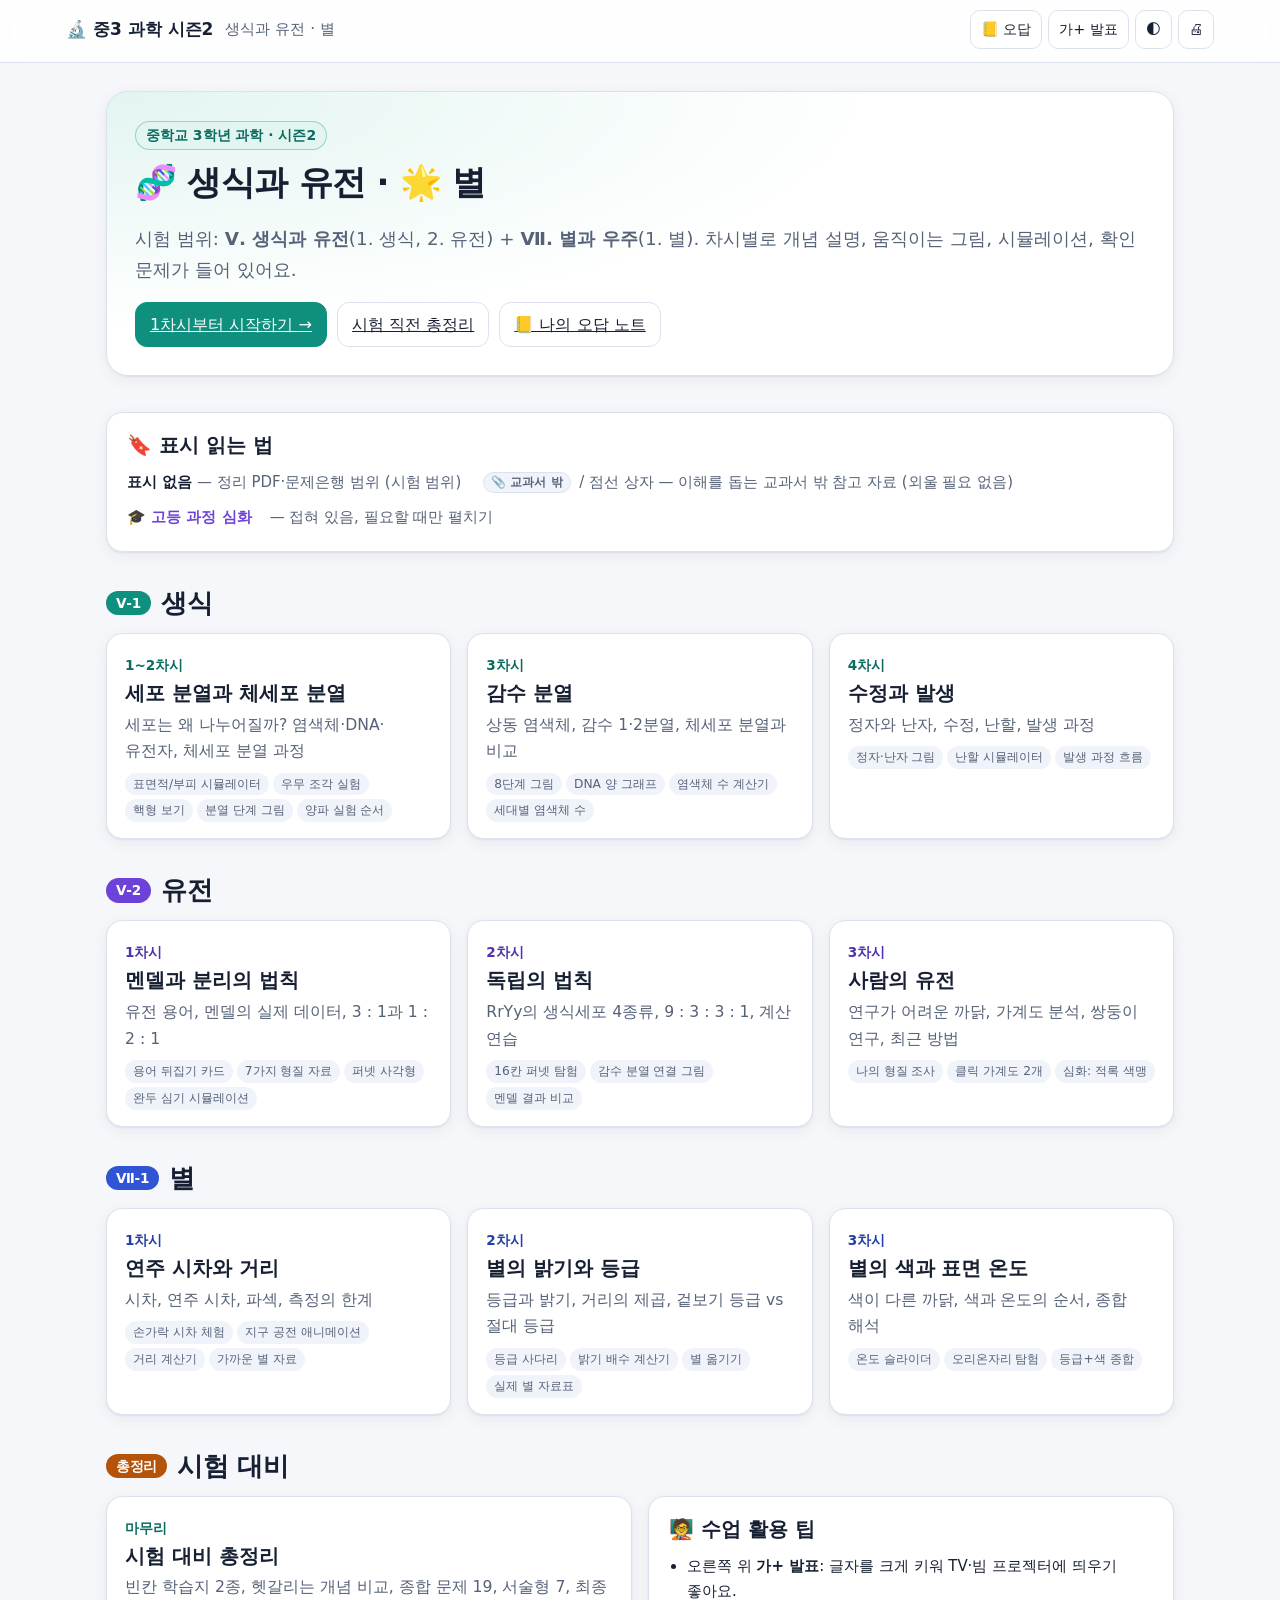
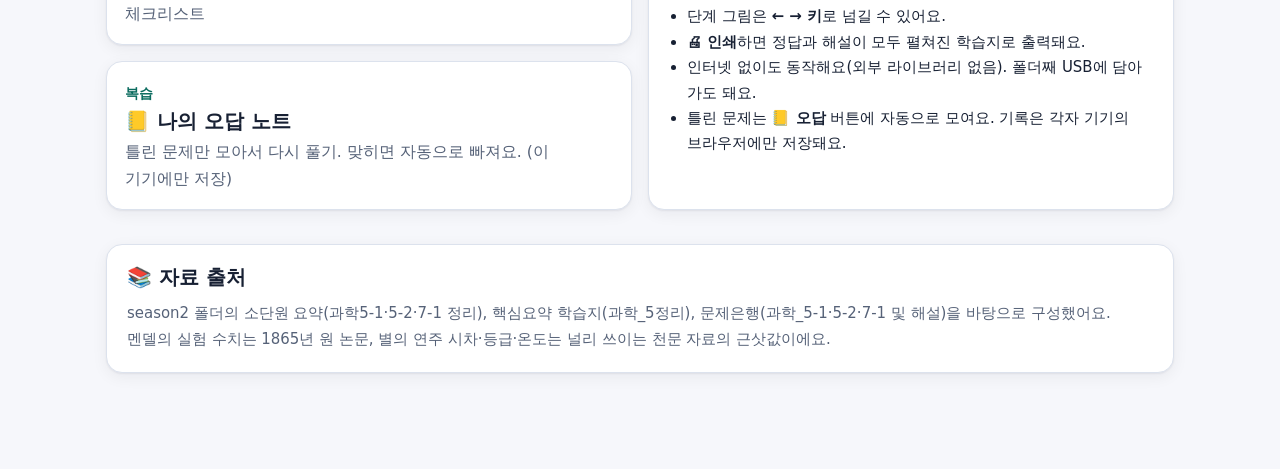
<file: index.html>
<!doctype html>
<html lang="ko">
<head>
<meta charset="utf-8">
<meta name="viewport" content="width=device-width, initial-scale=1">
<title>중3 과학 시즌2</title>
<link rel="stylesheet" href="assets/style.css">
<script src="assets/common.js"></script>
<style>
  .hub { max-width: 1100px; margin: 0 auto; padding: 28px 16px 80px; }
  .unit-block { margin-bottom: 34px; }
  .unit-block > h2 { display: flex; align-items: center; gap: 10px; }
  .unit-block > h2 .tag { font-size: .8rem; padding: 3px 10px; border-radius: 99px; color: #fff; }
  .g-repro .unit-card .n { color: #0a6b5e; } .g-repro .tag { background: #0f8f7e; }
  .g-gene .unit-card .n { color: #5231b0; } .g-gene .tag { background: #6d42d9; }
  .g-star .unit-card .n { color: #213fa6; } .g-star .tag { background: #2f55d4; }
  .g-rev .tag { background: #b45309; }
  .unit-card .acts { margin-top: 8px; display: flex; flex-wrap: wrap; gap: 4px; }
  .unit-card .acts span { font-size: .72rem; padding: 1px 8px; border-radius: 99px; background: var(--surface-2); color: var(--muted); }
</style>
</head>
<body class="unit-repro">
<div class="hub">

<div class="hero">
  <span class="unit">중학교 3학년 과학 · 시즌2</span>
  <h1>🧬 생식과 유전 · 🌟 별</h1>
  <p class="lead">시험 범위: <b>Ⅴ. 생식과 유전</b>(1. 생식, 2. 유전) + <b>Ⅶ. 별과 우주</b>(1. 별). 차시별로 개념 설명, 움직이는 그림, 시뮬레이션, 확인 문제가 들어 있어요.</p>
  <div class="row">
    <a class="btn primary" href="01-cell-division.html">1차시부터 시작하기 →</a>
    <a class="btn" href="10-review.html">시험 직전 총정리</a>
    <a class="btn" href="wrong-notes.html">📒 나의 오답 노트</a>
  </div>
</div>

<div class="card" style="margin-bottom:34px">
  <h3>🔖 표시 읽는 법</h3>
  <div class="mark-legend">
    <span><b style="color:var(--text)">표시 없음</b> — 정리 PDF·문제은행 범위 (시험 범위)</span>
    <span><span class="xtag"></span> / 점선 상자 — 이해를 돕는 교과서 밖 참고 자료 (외울 필요 없음)</span>
    <span style="color:var(--violet);font-weight:700">🎓 고등 과정 심화</span> — 접혀 있음, 필요할 때만 펼치기
  </div>
</div>

<div class="unit-block g-repro">
  <h2><span class="tag">Ⅴ-1</span> 생식</h2>
  <div class="grid-3">
    <a class="unit-card" href="01-cell-division.html"><span class="n">1~2차시</span><h3>세포 분열과 체세포 분열</h3><p>세포는 왜 나누어질까? 염색체·DNA·유전자, 체세포 분열 과정</p><div class="acts"><span>표면적/부피 시뮬레이터</span><span>우무 조각 실험</span><span>핵형 보기</span><span>분열 단계 그림</span><span>양파 실험 순서</span></div></a>
    <a class="unit-card" href="02-meiosis.html"><span class="n">3차시</span><h3>감수 분열</h3><p>상동 염색체, 감수 1·2분열, 체세포 분열과 비교</p><div class="acts"><span>8단계 그림</span><span>DNA 양 그래프</span><span>염색체 수 계산기</span><span>세대별 염색체 수</span></div></a>
    <a class="unit-card" href="03-development.html"><span class="n">4차시</span><h3>수정과 발생</h3><p>정자와 난자, 수정, 난할, 발생 과정</p><div class="acts"><span>정자·난자 그림</span><span>난할 시뮬레이터</span><span>발생 과정 흐름</span></div></a>
  </div>
</div>

<div class="unit-block g-gene">
  <h2><span class="tag">Ⅴ-2</span> 유전</h2>
  <div class="grid-3">
    <a class="unit-card" href="04-mendel.html"><span class="n">1차시</span><h3>멘델과 분리의 법칙</h3><p>유전 용어, 멘델의 실제 데이터, 3 : 1과 1 : 2 : 1</p><div class="acts"><span>용어 뒤집기 카드</span><span>7가지 형질 자료</span><span>퍼넷 사각형</span><span>완두 심기 시뮬레이션</span></div></a>
    <a class="unit-card" href="05-independent.html"><span class="n">2차시</span><h3>독립의 법칙</h3><p>RrYy의 생식세포 4종류, 9 : 3 : 3 : 1, 계산 연습</p><div class="acts"><span>16칸 퍼넷 탐험</span><span>감수 분열 연결 그림</span><span>멘델 결과 비교</span></div></a>
    <a class="unit-card" href="06-human-genetics.html"><span class="n">3차시</span><h3>사람의 유전</h3><p>연구가 어려운 까닭, 가계도 분석, 쌍둥이 연구, 최근 방법</p><div class="acts"><span>나의 형질 조사</span><span>클릭 가계도 2개</span><span>심화: 적록 색맹</span></div></a>
  </div>
</div>

<div class="unit-block g-star">
  <h2><span class="tag">Ⅶ-1</span> 별</h2>
  <div class="grid-3">
    <a class="unit-card" href="07-parallax.html"><span class="n">1차시</span><h3>연주 시차와 거리</h3><p>시차, 연주 시차, 파섹, 측정의 한계</p><div class="acts"><span>손가락 시차 체험</span><span>지구 공전 애니메이션</span><span>거리 계산기</span><span>가까운 별 자료</span></div></a>
    <a class="unit-card" href="08-magnitude.html"><span class="n">2차시</span><h3>별의 밝기와 등급</h3><p>등급과 밝기, 거리의 제곱, 겉보기 등급 vs 절대 등급</p><div class="acts"><span>등급 사다리</span><span>밝기 배수 계산기</span><span>별 옮기기</span><span>실제 별 자료표</span></div></a>
    <a class="unit-card" href="09-star-color.html"><span class="n">3차시</span><h3>별의 색과 표면 온도</h3><p>색이 다른 까닭, 색과 온도의 순서, 종합 해석</p><div class="acts"><span>온도 슬라이더</span><span>오리온자리 탐험</span><span>등급+색 종합</span></div></a>
  </div>
</div>

<div class="unit-block g-rev">
  <h2><span class="tag">총정리</span> 시험 대비</h2>
  <div class="grid-2">
    <div style="display:grid;gap:16px">
    <a class="unit-card" href="10-review.html"><span class="n">마무리</span><h3>시험 대비 총정리</h3><p>빈칸 학습지 2종, 헷갈리는 개념 비교, 종합 문제 19, 서술형 7, 최종 체크리스트</p></a>
    <a class="unit-card" href="wrong-notes.html"><span class="n">복습</span><h3>📒 나의 오답 노트</h3><p>틀린 문제만 모아서 다시 풀기. 맞히면 자동으로 빠져요. (이 기기에만 저장)</p></a>
    </div>
    <div class="card" style="margin:0">
      <h3>🧑‍🏫 수업 활용 팁</h3>
      <ul class="small" style="margin:0;padding-left:1.2em">
        <li>오른쪽 위 <b>가+ 발표</b>: 글자를 크게 키워 TV·빔 프로젝터에 띄우기 좋아요.</li>
        <li>단계 그림은 <b>← → 키</b>로 넘길 수 있어요.</li>
        <li><b>🖨 인쇄</b>하면 정답과 해설이 모두 펼쳐진 학습지로 출력돼요.</li>
        <li>인터넷 없이도 동작해요(외부 라이브러리 없음). 폴더째 USB에 담아 가도 돼요.</li>
        <li>틀린 문제는 <b>📒 오답</b> 버튼에 자동으로 모여요. 기록은 각자 기기의 브라우저에만 저장돼요.</li>
      </ul>
    </div>
  </div>
</div>

<div class="card">
  <h3>📚 자료 출처</h3>
  <p class="small muted" style="margin:0">season2 폴더의 소단원 요약(과학5-1·5-2·7-1 정리), 핵심요약 학습지(과학_5정리), 문제은행(과학_5-1·5-2·7-1 및 해설)을 바탕으로 구성했어요. 멘델의 실험 수치는 1865년 원 논문, 별의 연주 시차·등급·온도는 널리 쓰이는 천문 자료의 근삿값이에요.</p>
</div>

</div>
<script>
  document.querySelectorAll(".unit-card[href]").forEach(function (a) {
    if (S2.store.get("s2-visited-" + a.getAttribute("href")) === "1") {
      var d = document.createElement("span"); d.className = "done"; d.textContent = "✓ 봤어요"; a.appendChild(d);
    }
  });
</script>
</body>
</html>
</file>
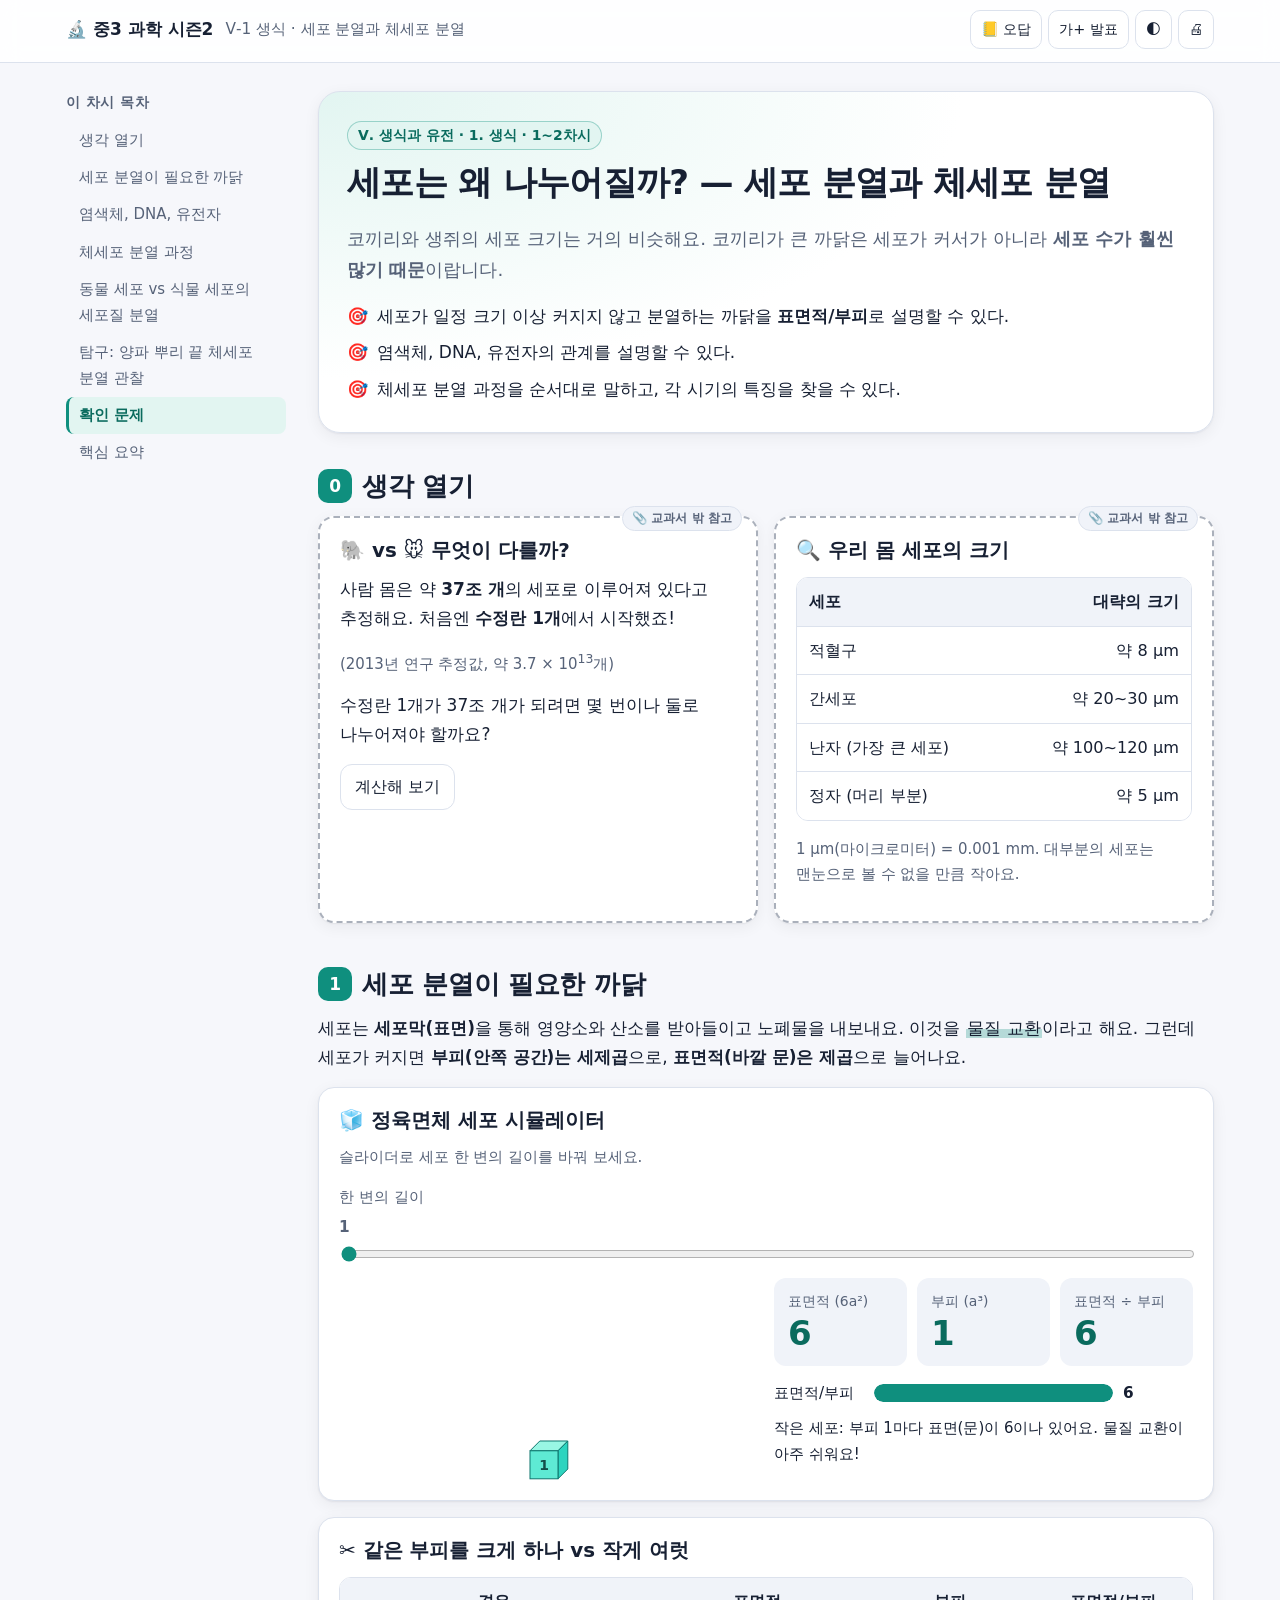
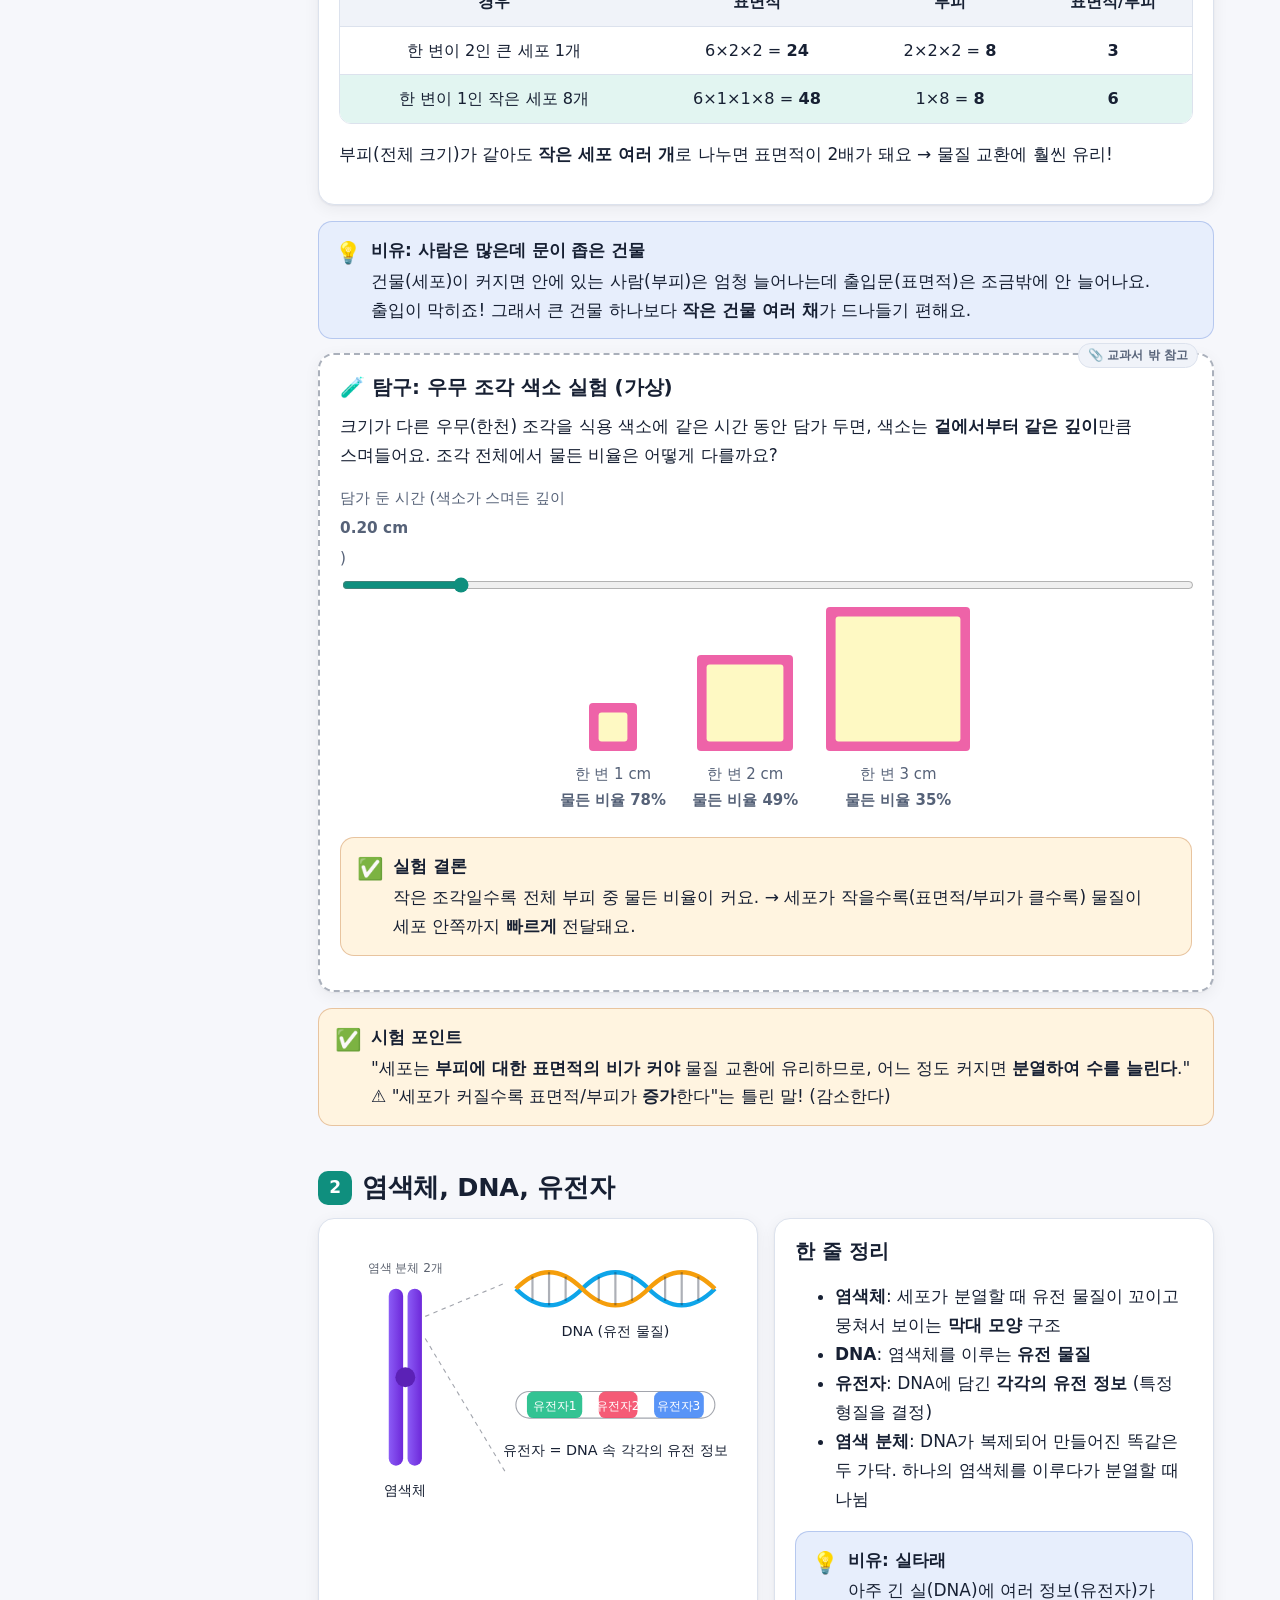
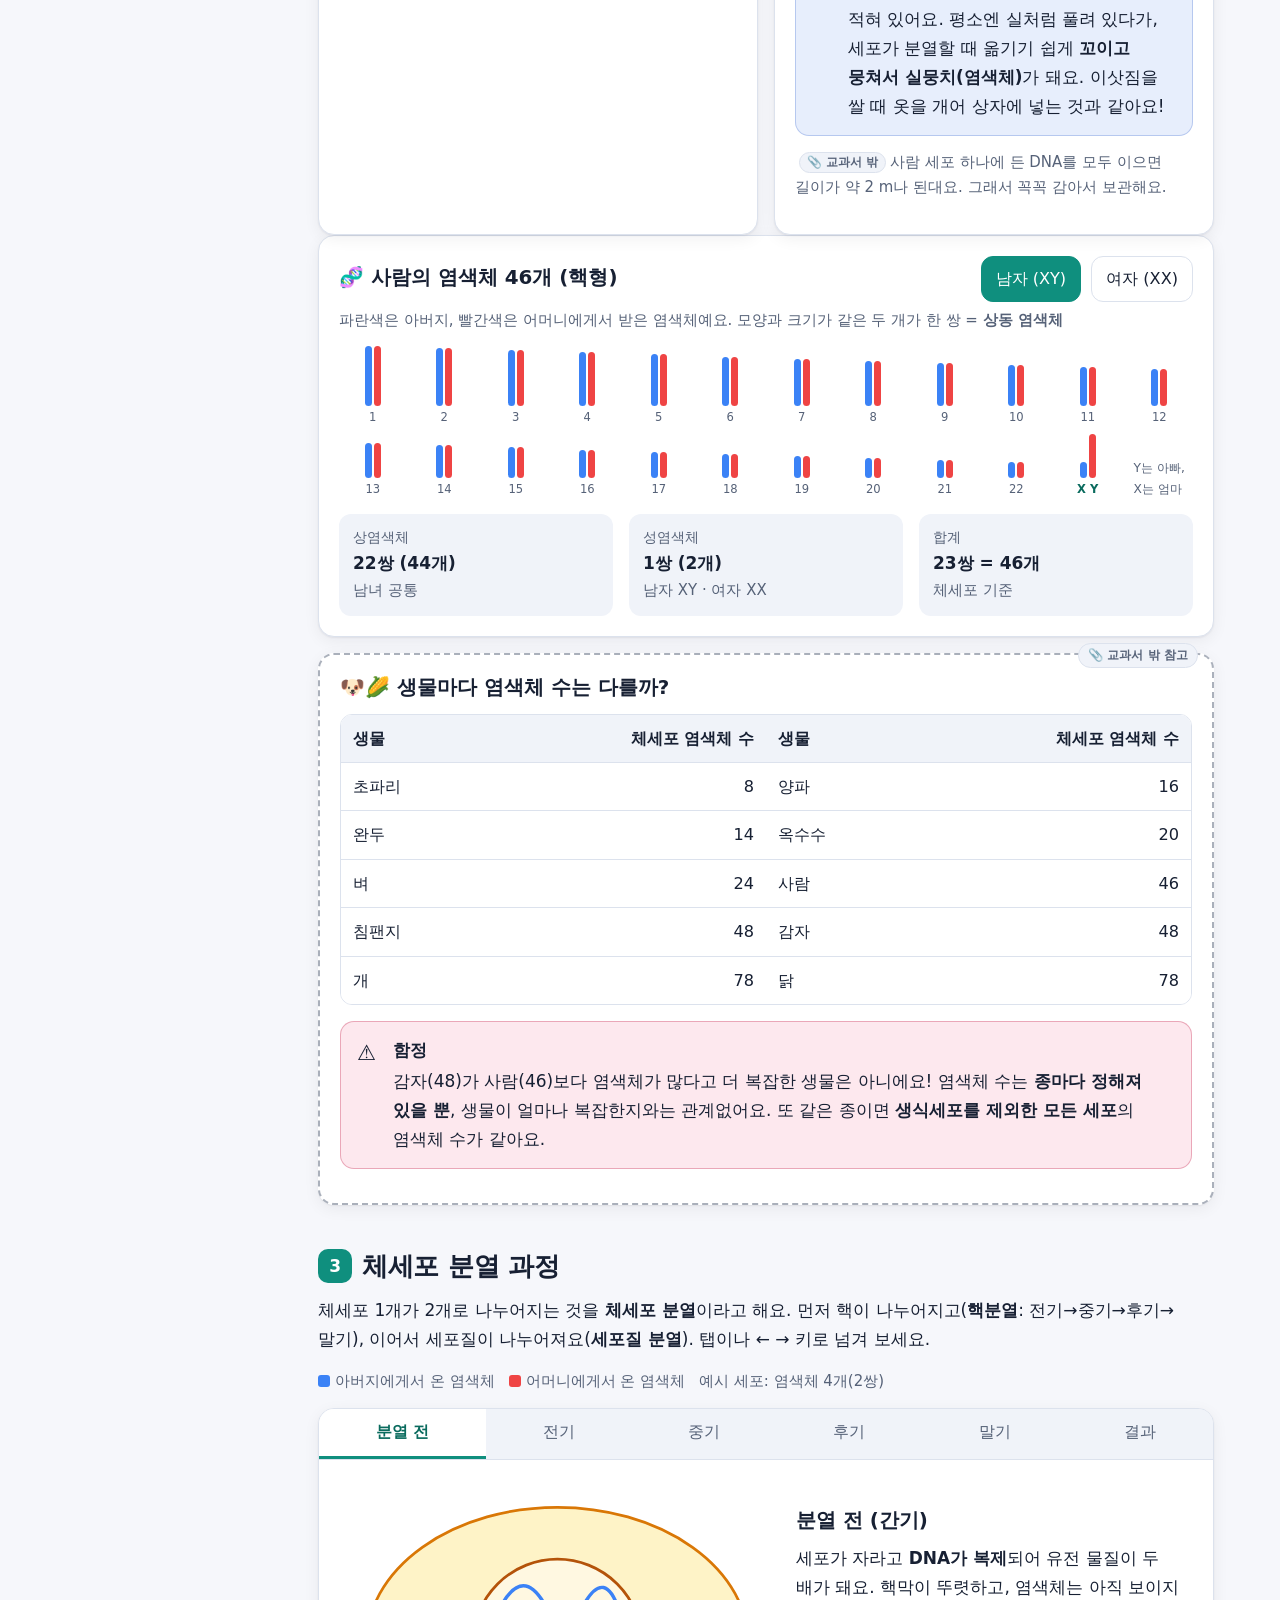
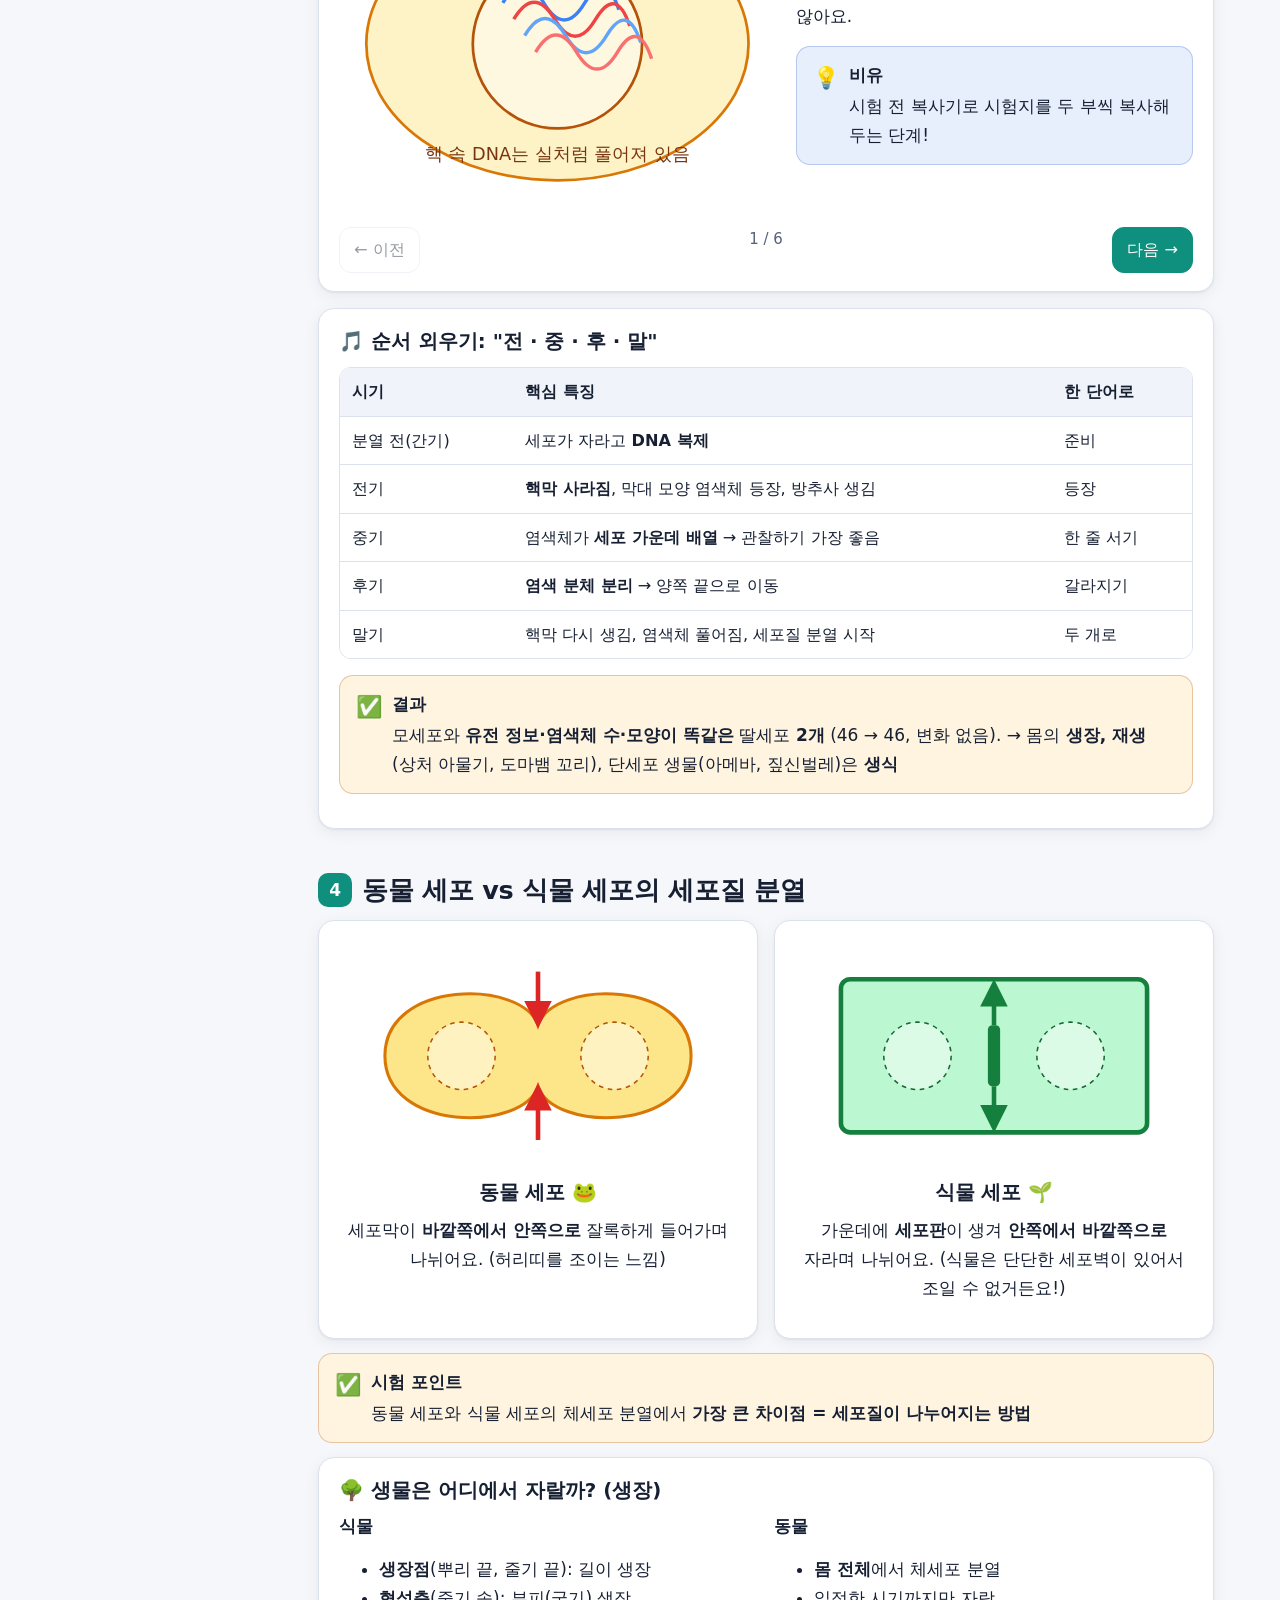
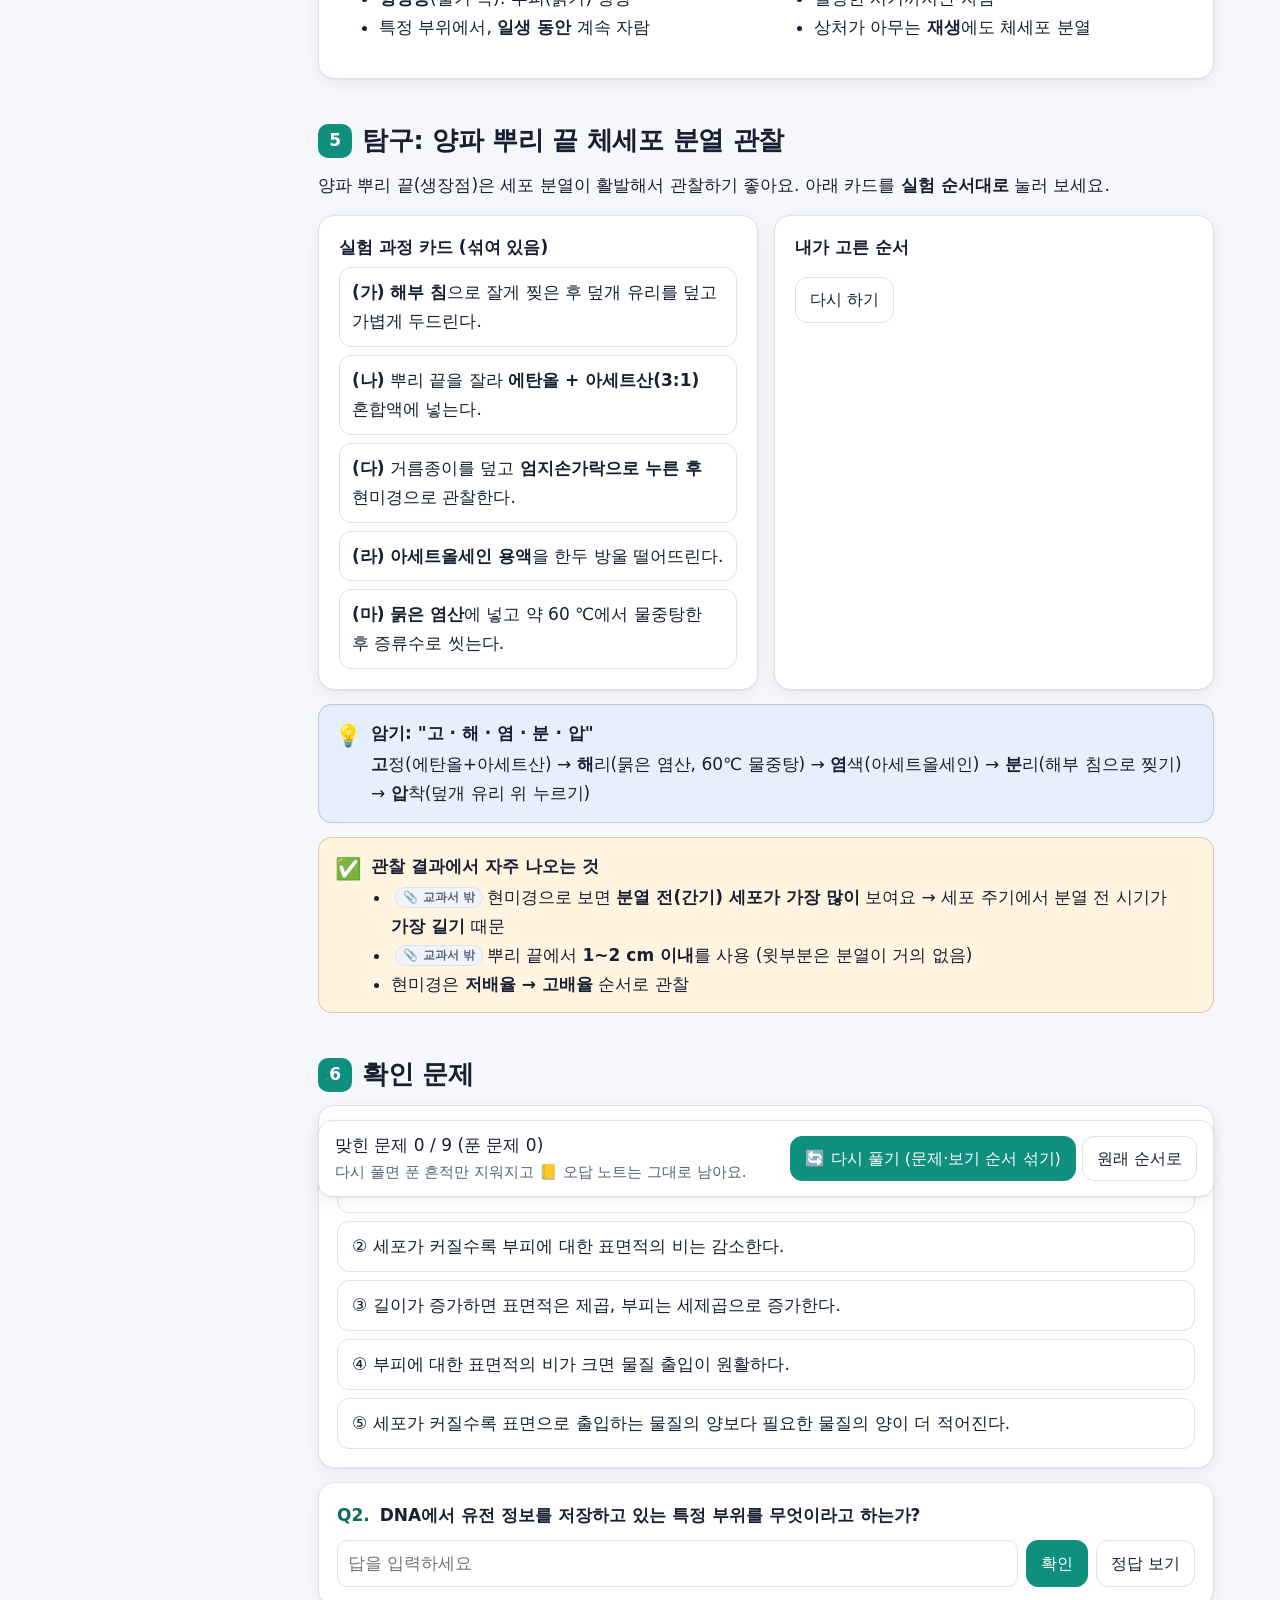
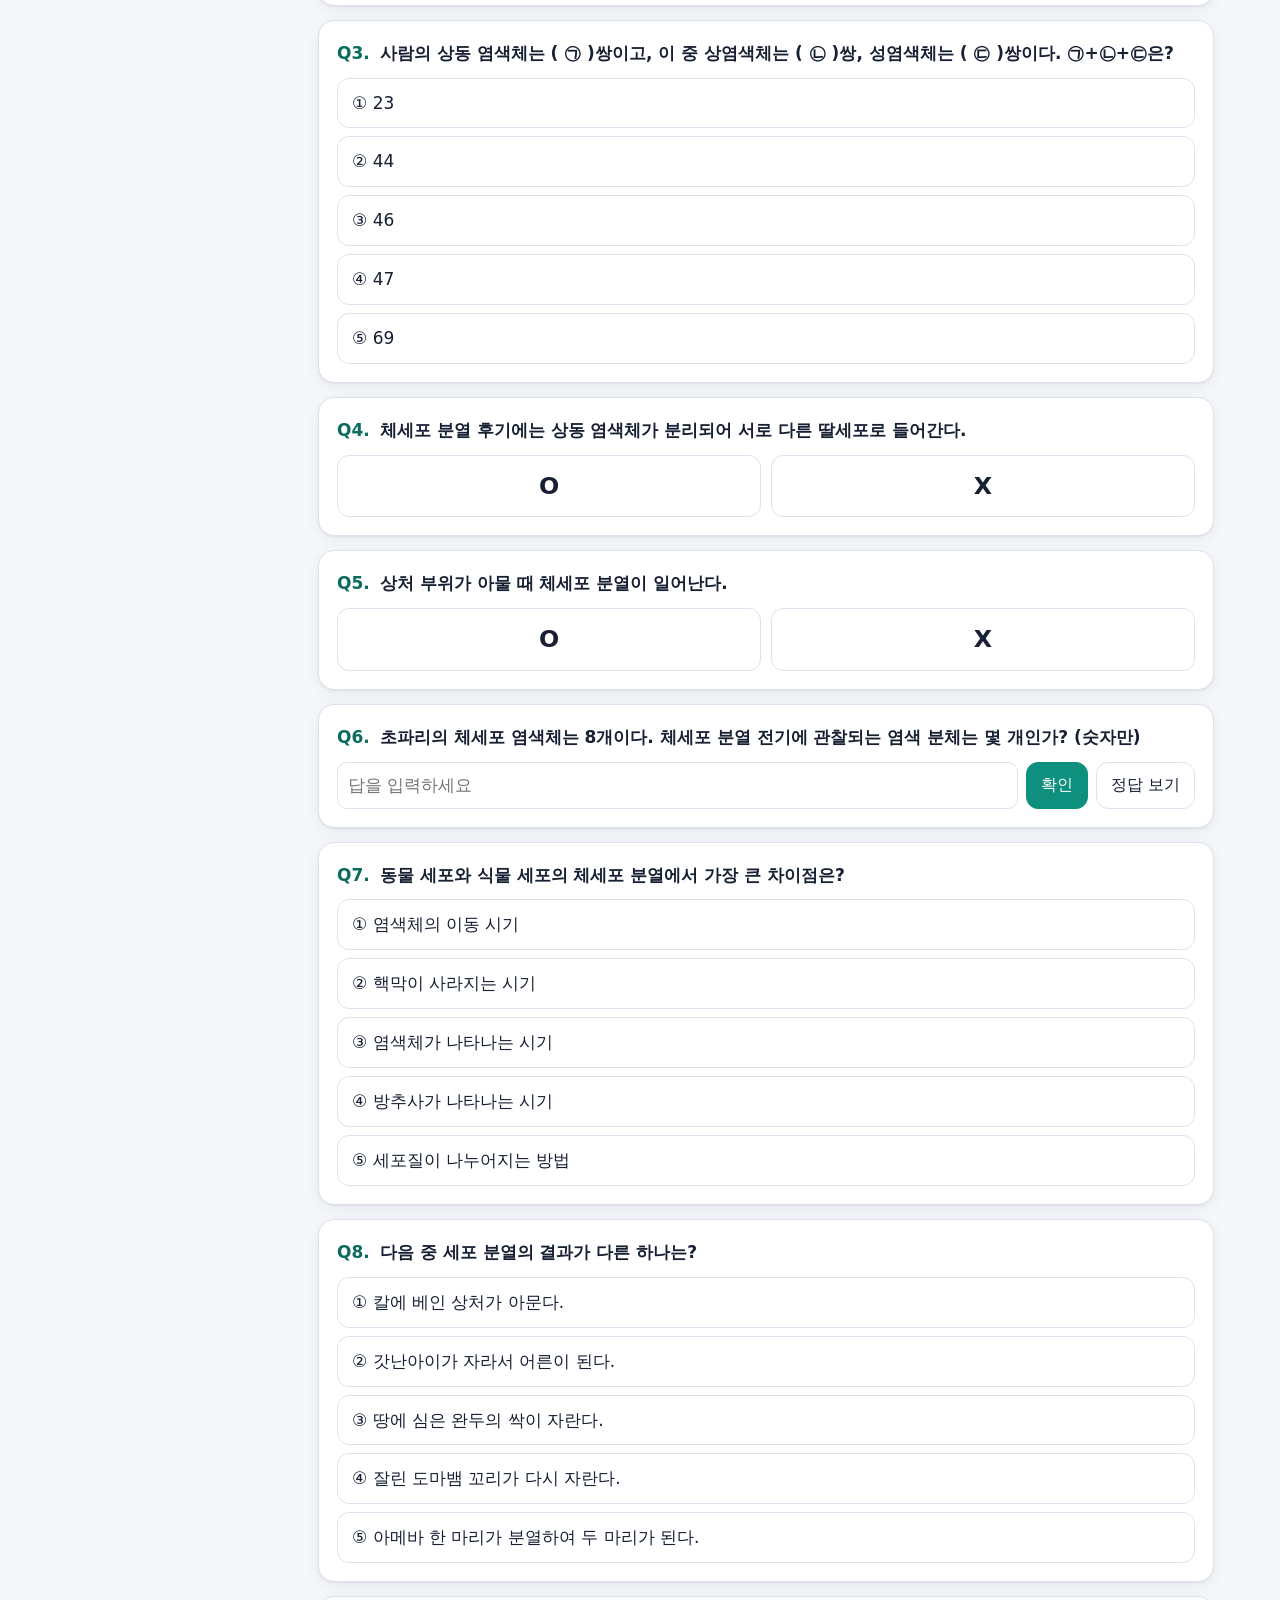
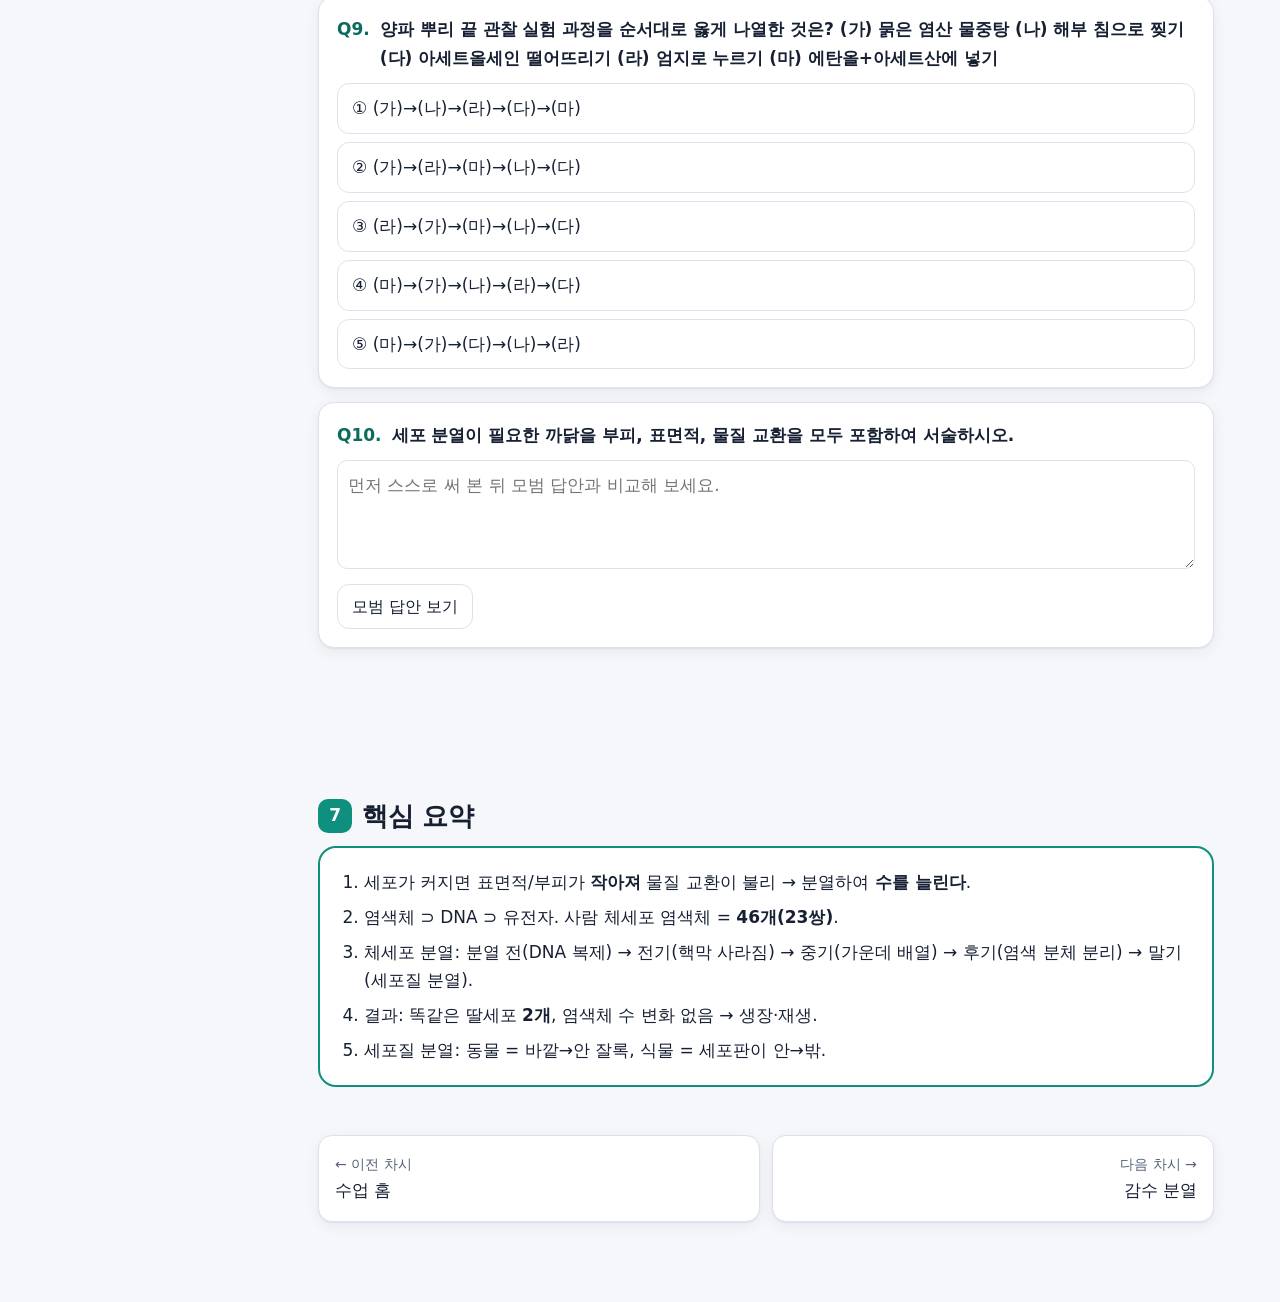
<file: 01-cell-division.html>
<!doctype html>
<html lang="ko">
<head>
<meta charset="utf-8">
<meta name="viewport" content="width=device-width, initial-scale=1">
<title>세포 분열과 체세포 분열</title>
<link rel="stylesheet" href="assets/style.css">
<script src="assets/common.js"></script>
<style>
  .cube-vis { display: flex; align-items: flex-end; justify-content: center; gap: 28px; min-height: 190px; flex-wrap: wrap; }
  .bars { display: grid; gap: 10px; }
  .bar-row { display: grid; grid-template-columns: 90px 1fr 70px; gap: 10px; align-items: center; font-size: .9rem; }
  .bar-track { height: 18px; background: var(--surface-2); border-radius: 99px; overflow: hidden; }
  .bar-fill { height: 100%; border-radius: 99px; transition: width .25s; }
  .agar { display: flex; gap: 26px; justify-content: center; align-items: flex-end; flex-wrap: wrap; padding: 10px 0; }
  .agar figure { margin: 0; text-align: center; }
  .agar figcaption { font-size: .88rem; color: var(--muted); }
  .order-pool, .order-picked { display: grid; gap: 8px; }
  .order-card { text-align: left; border: 1px solid var(--border); background: var(--surface); border-radius: 12px; padding: 10px 12px; cursor: pointer; font: inherit; color: inherit; }
  .order-card:hover { background: var(--surface-2); }
  .order-picked .order-card { background: var(--accent-soft); cursor: default; }
  .order-picked .order-card.bad { background: var(--bad-soft); }
  .karyo { display: grid; grid-template-columns: repeat(12, 1fr); gap: 6px 4px; align-items: end; }
  .karyo .pair { display: flex; flex-direction: column; align-items: center; gap: 2px; }
  .karyo .pair .ch { display: flex; gap: 2px; align-items: flex-end; }
  .karyo .pair i { display: block; width: 7px; border-radius: 4px; }
  .karyo .pair span { font-size: .68rem; color: var(--muted); }
  .karyo .pair.sex span { color: var(--accent-ink); font-weight: 700; }
</style>
</head>
<body class="unit-repro">
<div class="page">
<nav class="toc"></nav>
<main>

<div class="hero">
  <span class="unit">Ⅴ. 생식과 유전 · 1. 생식 · 1~2차시</span>
  <h1>세포는 왜 나누어질까? — 세포 분열과 체세포 분열</h1>
  <p class="lead">코끼리와 생쥐의 세포 크기는 거의 비슷해요. 코끼리가 큰 까닭은 세포가 커서가 아니라 <b>세포 수가 훨씬 많기 때문</b>이랍니다.</p>
  <ul class="goals">
    <li>세포가 일정 크기 이상 커지지 않고 분열하는 까닭을 <b>표면적/부피</b>로 설명할 수 있다.</li>
    <li>염색체, DNA, 유전자의 관계를 설명할 수 있다.</li>
    <li>체세포 분열 과정을 순서대로 말하고, 각 시기의 특징을 찾을 수 있다.</li>
  </ul>
</div>

<section class="block" id="open">
  <h2><span class="num">0</span>생각 열기</h2>
  <div class="grid-2">
    <div class="card extra">
      <h3>🐘 vs 🐭 무엇이 다를까?</h3>
      <p>사람 몸은 약 <b>37조 개</b>의 세포로 이루어져 있다고 추정해요. 처음엔 <b>수정란 1개</b>에서 시작했죠!</p>
      <p class="muted small">(2013년 연구 추정값, 약 3.7 × 10<sup>13</sup>개)</p>
      <p>수정란 1개가 37조 개가 되려면 몇 번이나 둘로 나누어져야 할까요?</p>
      <button class="btn" data-reveal="open-a">계산해 보기</button>
      <div class="answer" id="open-a">2를 계속 곱하면 2<sup>45</sup> ≈ 35조! 이론상 약 <b>45번</b>만 연속으로 두 배가 되면 돼요. 실제로는 세포가 죽고 새로 생기기를 반복하므로 훨씬 많은 분열이 일어나요.</div>
    </div>
    <div class="card extra">
      <h3>🔍 우리 몸 세포의 크기</h3>
      <div class="table-wrap"><table class="data">
        <thead><tr><th>세포</th><th class="num">대략의 크기</th></tr></thead>
        <tbody>
          <tr><td>적혈구</td><td class="num">약 8 μm</td></tr>
          <tr><td>간세포</td><td class="num">약 20~30 μm</td></tr>
          <tr><td>난자 (가장 큰 세포)</td><td class="num">약 100~120 μm</td></tr>
          <tr><td>정자 (머리 부분)</td><td class="num">약 5 μm</td></tr>
        </tbody>
      </table></div>
      <p class="small muted">1 μm(마이크로미터) = 0.001 mm. 대부분의 세포는 맨눈으로 볼 수 없을 만큼 작아요.</p>
    </div>
  </div>
</section>

<section class="block" id="why">
  <h2><span class="num">1</span>세포 분열이 필요한 까닭</h2>
  <p>세포는 <b>세포막(표면)</b>을 통해 영양소와 산소를 받아들이고 노폐물을 내보내요. 이것을 <span class="hl">물질 교환</span>이라고 해요. 그런데 세포가 커지면 <b>부피(안쪽 공간)는 세제곱</b>으로, <b>표면적(바깥 문)은 제곱</b>으로 늘어나요.</p>

  <div class="card">
    <h3>🧊 정육면체 세포 시뮬레이터</h3>
    <p class="small muted">슬라이더로 세포 한 변의 길이를 바꿔 보세요.</p>
    <label class="field">한 변의 길이 <b><span id="cube-a">1</span></b>
      <input type="range" id="cube-slider" min="1" max="10" step="1" value="1">
    </label>
    <div class="grid-2" style="margin-top:14px">
      <div class="cube-vis" id="cube-draw"></div>
      <div>
        <div class="grid-3" style="gap:10px">
          <div class="stat"><div class="lbl">표면적 (6a²)</div><div class="big-num" id="cube-s">6</div></div>
          <div class="stat"><div class="lbl">부피 (a³)</div><div class="big-num" id="cube-v">1</div></div>
          <div class="stat"><div class="lbl">표면적 ÷ 부피</div><div class="big-num" id="cube-r">6</div></div>
        </div>
        <div class="bars" style="margin-top:14px">
          <div class="bar-row"><span>표면적/부피</span><div class="bar-track"><div class="bar-fill" id="cube-bar" style="background:var(--accent)"></div></div><b id="cube-bar-t">6</b></div>
        </div>
        <p class="small" id="cube-msg" style="margin-top:10px"></p>
      </div>
    </div>
  </div>

  <div class="card">
    <h3>✂️ 같은 부피를 크게 하나 vs 작게 여럿</h3>
    <div class="table-wrap"><table class="data center-all">
      <thead><tr><th>경우</th><th>표면적</th><th>부피</th><th>표면적/부피</th></tr></thead>
      <tbody>
        <tr><td>한 변이 2인 큰 세포 1개</td><td>6×2×2 = <b>24</b></td><td>2×2×2 = <b>8</b></td><td><b>3</b></td></tr>
        <tr class="em"><td>한 변이 1인 작은 세포 8개</td><td>6×1×1×8 = <b>48</b></td><td>1×8 = <b>8</b></td><td><b>6</b></td></tr>
      </tbody>
    </table></div>
    <p>부피(전체 크기)가 같아도 <b>작은 세포 여러 개</b>로 나누면 표면적이 2배가 돼요 → 물질 교환에 훨씬 유리!</p>
  </div>

  <div class="callout analogy"><span class="t">비유: 사람은 많은데 문이 좁은 건물</span>
    건물(세포)이 커지면 안에 있는 사람(부피)은 엄청 늘어나는데 출입문(표면적)은 조금밖에 안 늘어나요. 출입이 막히죠! 그래서 큰 건물 하나보다 <b>작은 건물 여러 채</b>가 드나들기 편해요.
  </div>

  <div class="card extra">
    <h3>🧪 탐구: 우무 조각 색소 실험 (가상)</h3>
    <p>크기가 다른 우무(한천) 조각을 식용 색소에 같은 시간 동안 담가 두면, 색소는 <b>겉에서부터 같은 깊이</b>만큼 스며들어요. 조각 전체에서 물든 비율은 어떻게 다를까요?</p>
    <label class="field">담가 둔 시간 (색소가 스며든 깊이 <b><span id="agar-d">0.2</span> cm</b>)
      <input type="range" id="agar-slider" min="0" max="1.5" step="0.05" value="0.2">
    </label>
    <div class="agar" id="agar-box"></div>
    <div class="callout exam"><span class="t">실험 결론</span>
      작은 조각일수록 전체 부피 중 물든 비율이 커요. → 세포가 작을수록(표면적/부피가 클수록) 물질이 세포 안쪽까지 <b>빠르게</b> 전달돼요.
    </div>
  </div>

  <div class="callout exam"><span class="t">시험 포인트</span>
    "세포는 <b>부피에 대한 표면적의 비가 커야</b> 물질 교환에 유리하므로, 어느 정도 커지면 <b>분열하여 수를 늘린다</b>." <br>
    ⚠️ "세포가 커질수록 표면적/부피가 <b>증가</b>한다"는 틀린 말! (감소한다)
  </div>
</section>

<section class="block" id="chromo">
  <h2><span class="num">2</span>염색체, DNA, 유전자</h2>
  <div class="grid-2">
    <div class="card">
      <svg viewBox="0 0 360 250" role="img" aria-label="염색체에서 DNA, 유전자로 확대한 그림">
        <defs>
          <linearGradient id="gch" x1="0" x2="1"><stop offset="0" stop-color="#8b5cf6"/><stop offset="1" stop-color="#6d28d9"/></linearGradient>
        </defs>
        <!-- 염색체 -->
        <g transform="translate(60 125)">
          <rect x="-15" y="-80" width="13" height="160" rx="6.5" fill="url(#gch)"/>
          <rect x="2" y="-80" width="13" height="160" rx="6.5" fill="url(#gch)"/>
          <circle r="9" fill="#5b21b6"/>
        </g>
        <text x="60" y="232" text-anchor="middle" font-size="13" fill="currentColor">염색체</text>
        <text x="60" y="30" text-anchor="middle" font-size="11" fill="currentColor" opacity=".7">염색 분체 2개</text>
        <!-- 확대선 -->
        <path d="M78 70 L150 40 M78 90 L150 210" stroke="currentColor" stroke-dasharray="4 4" opacity=".4" fill="none"/>
        <!-- DNA 이중 나선 -->
        <g transform="translate(160 45)">
          <path id="dna1" d="M0 0 C 20 20, 40 20, 60 0 S 100 -20, 120 0 S 160 20, 180 0" fill="none" stroke="#0ea5e9" stroke-width="4"/>
          <path d="M0 0 C 20 -20, 40 -20, 60 0 S 100 20, 120 0 S 160 -20, 180 0" fill="none" stroke="#f59e0b" stroke-width="4" transform="translate(0 0)"/>
          <g stroke="currentColor" opacity=".35" stroke-width="2">
            <line x1="15" y1="-11" x2="15" y2="11"/><line x1="30" y1="-15" x2="30" y2="15"/><line x1="45" y1="-11" x2="45" y2="11"/>
            <line x1="75" y1="-11" x2="75" y2="11"/><line x1="90" y1="-15" x2="90" y2="15"/><line x1="105" y1="-11" x2="105" y2="11"/>
            <line x1="135" y1="-11" x2="135" y2="11"/><line x1="150" y1="-15" x2="150" y2="15"/><line x1="165" y1="-11" x2="165" y2="11"/>
          </g>
        </g>
        <text x="250" y="88" text-anchor="middle" font-size="13" fill="currentColor">DNA (유전 물질)</text>
        <!-- 유전자 구간 -->
        <g transform="translate(160 150)">
          <rect x="0" y="-12" width="180" height="24" rx="12" fill="none" stroke="currentColor" opacity=".4"/>
          <rect x="10" y="-12" width="50" height="24" rx="6" fill="#10b981" opacity=".85"/>
          <rect x="75" y="-12" width="35" height="24" rx="6" fill="#f43f5e" opacity=".85"/>
          <rect x="125" y="-12" width="45" height="24" rx="6" fill="#3b82f6" opacity=".85"/>
          <text x="35" y="5" text-anchor="middle" font-size="11" fill="#fff">유전자1</text>
          <text x="92" y="5" text-anchor="middle" font-size="11" fill="#fff">유전자2</text>
          <text x="147" y="5" text-anchor="middle" font-size="11" fill="#fff">유전자3</text>
        </g>
        <text x="250" y="195" text-anchor="middle" font-size="13" fill="currentColor">유전자 = DNA 속 각각의 유전 정보</text>
      </svg>
    </div>
    <div class="card">
      <h3>한 줄 정리</h3>
      <ul>
        <li><b>염색체</b>: 세포가 분열할 때 유전 물질이 꼬이고 뭉쳐서 보이는 <b>막대 모양</b> 구조</li>
        <li><b>DNA</b>: 염색체를 이루는 <b>유전 물질</b></li>
        <li><b>유전자</b>: DNA에 담긴 <b>각각의 유전 정보</b> (특정 형질을 결정)</li>
        <li><b>염색 분체</b>: DNA가 복제되어 만들어진 똑같은 두 가닥. 하나의 염색체를 이루다가 분열할 때 나뉨</li>
      </ul>
      <div class="callout analogy"><span class="t">비유: 실타래</span>
        아주 긴 실(DNA)에 여러 정보(유전자)가 적혀 있어요. 평소엔 실처럼 풀려 있다가, 세포가 분열할 때 옮기기 쉽게 <b>꼬이고 뭉쳐서 실뭉치(염색체)</b>가 돼요. 이삿짐을 쌀 때 옷을 개어 상자에 넣는 것과 같아요!
      </div>
      <p class="small muted"><span class="xtag"></span>사람 세포 하나에 든 DNA를 모두 이으면 길이가 약 2 m나 된대요. 그래서 꼭꼭 감아서 보관해요.</p>
    </div>
  </div>

  <div class="card">
    <div class="row" style="justify-content:space-between">
      <h3 style="margin:0">🧬 사람의 염색체 46개 (핵형)</h3>
      <div class="row">
        <button class="btn primary" id="k-m">남자 (XY)</button>
        <button class="btn" id="k-f">여자 (XX)</button>
      </div>
    </div>
    <p class="small muted" style="margin-top:6px">파란색은 아버지, 빨간색은 어머니에게서 받은 염색체예요. 모양과 크기가 같은 두 개가 한 쌍 = <b>상동 염색체</b></p>
    <div class="karyo" id="karyo"></div>
    <div class="grid-3" style="margin-top:14px">
      <div class="stat"><div class="lbl">상염색체</div><b>22쌍 (44개)</b><div class="small muted">남녀 공통</div></div>
      <div class="stat"><div class="lbl">성염색체</div><b>1쌍 (2개)</b><div class="small muted">남자 XY · 여자 XX</div></div>
      <div class="stat"><div class="lbl">합계</div><b>23쌍 = 46개</b><div class="small muted">체세포 기준</div></div>
    </div>
  </div>

  <div class="card extra">
    <h3>🐶🌽 생물마다 염색체 수는 다를까?</h3>
    <div class="table-wrap"><table class="data">
      <thead><tr><th>생물</th><th class="num">체세포 염색체 수</th><th>생물</th><th class="num">체세포 염색체 수</th></tr></thead>
      <tbody>
        <tr><td>초파리</td><td class="num">8</td><td>양파</td><td class="num">16</td></tr>
        <tr><td>완두</td><td class="num">14</td><td>옥수수</td><td class="num">20</td></tr>
        <tr><td>벼</td><td class="num">24</td><td>사람</td><td class="num">46</td></tr>
        <tr><td>침팬지</td><td class="num">48</td><td>감자</td><td class="num">48</td></tr>
        <tr><td>개</td><td class="num">78</td><td>닭</td><td class="num">78</td></tr>
      </tbody>
    </table></div>
    <div class="callout trap"><span class="t">함정</span>
      감자(48)가 사람(46)보다 염색체가 많다고 더 복잡한 생물은 아니에요! 염색체 수는 <b>종마다 정해져 있을 뿐</b>, 생물이 얼마나 복잡한지와는 관계없어요. 또 같은 종이면 <b>생식세포를 제외한 모든 세포</b>의 염색체 수가 같아요.
    </div>
  </div>
</section>

<section class="block" id="mitosis">
  <h2><span class="num">3</span>체세포 분열 과정</h2>
  <p>체세포 1개가 2개로 나누어지는 것을 <b>체세포 분열</b>이라고 해요. 먼저 핵이 나누어지고(<b>핵분열</b>: 전기→중기→후기→말기), 이어서 세포질이 나누어져요(<b>세포질 분열</b>). 탭이나 ← → 키로 넘겨 보세요.</p>
  <p class="legend"><span><i style="background:#3b82f6"></i>아버지에게서 온 염색체</span><span><i style="background:#ef4444"></i>어머니에게서 온 염색체</span><span>예시 세포: 염색체 4개(2쌍)</span></p>
  <div id="mitosis-stepper"></div>

  <div class="card">
    <h3>🎵 순서 외우기: "전 · 중 · 후 · 말"</h3>
    <div class="table-wrap"><table class="data">
      <thead><tr><th>시기</th><th>핵심 특징</th><th>한 단어로</th></tr></thead>
      <tbody>
        <tr><td>분열 전(간기)</td><td>세포가 자라고 <b>DNA 복제</b></td><td>준비</td></tr>
        <tr><td>전기</td><td><b>핵막 사라짐</b>, 막대 모양 염색체 등장, 방추사 생김</td><td>등장</td></tr>
        <tr><td>중기</td><td>염색체가 <b>세포 가운데 배열</b> → 관찰하기 가장 좋음</td><td>한 줄 서기</td></tr>
        <tr><td>후기</td><td><b>염색 분체 분리</b> → 양쪽 끝으로 이동</td><td>갈라지기</td></tr>
        <tr><td>말기</td><td>핵막 다시 생김, 염색체 풀어짐, 세포질 분열 시작</td><td>두 개로</td></tr>
      </tbody>
    </table></div>
    <div class="callout exam"><span class="t">결과</span>
      모세포와 <b>유전 정보·염색체 수·모양이 똑같은</b> 딸세포 <b>2개</b> (46 → 46, 변화 없음). → 몸의 <b>생장, 재생</b>(상처 아물기, 도마뱀 꼬리), 단세포 생물(아메바, 짚신벌레)은 <b>생식</b>
    </div>
  </div>
</section>

<section class="block" id="cyto">
  <h2><span class="num">4</span>동물 세포 vs 식물 세포의 세포질 분열</h2>
  <div class="grid-2">
    <div class="card center">
      <svg viewBox="0 0 260 150" aria-label="동물 세포의 세포질 분열">
        <path d="M30 75 C30 25, 120 25, 130 55 C140 25, 230 25, 230 75 C230 125, 140 125, 130 95 C120 125, 30 125, 30 75 Z" fill="#fde68a" stroke="#d97706" stroke-width="2"/>
        <circle cx="80" cy="75" r="22" fill="#fff7" stroke="#b45309" stroke-dasharray="3 3"/>
        <circle cx="180" cy="75" r="22" fill="#fff7" stroke="#b45309" stroke-dasharray="3 3"/>
        <path d="M130 20 L130 50" stroke="#dc2626" stroke-width="3" marker-end="url(#ar1)"/>
        <path d="M130 130 L130 100" stroke="#dc2626" stroke-width="3" marker-end="url(#ar1)"/>
        <defs><marker id="ar1" viewBox="0 0 10 10" refX="6" refY="5" markerWidth="6" markerHeight="6" orient="auto"><path d="M0 0 L10 5 L0 10 z" fill="#dc2626"/></marker></defs>
      </svg>
      <h3>동물 세포 🐸</h3>
      <p>세포막이 <b>바깥쪽에서 안쪽으로</b> 잘록하게 들어가며 나뉘어요. (허리띠를 조이는 느낌)</p>
    </div>
    <div class="card center">
      <svg viewBox="0 0 260 150" aria-label="식물 세포의 세포질 분열">
        <rect x="30" y="25" width="200" height="100" rx="6" fill="#bbf7d0" stroke="#15803d" stroke-width="3"/>
        <circle cx="80" cy="75" r="22" fill="#fff7" stroke="#166534" stroke-dasharray="3 3"/>
        <circle cx="180" cy="75" r="22" fill="#fff7" stroke="#166534" stroke-dasharray="3 3"/>
        <rect x="126" y="55" width="8" height="40" rx="3" fill="#15803d"/>
        <path d="M130 55 L130 32" stroke="#15803d" stroke-width="3" marker-end="url(#ar2)"/>
        <path d="M130 95 L130 118" stroke="#15803d" stroke-width="3" marker-end="url(#ar2)"/>
        <defs><marker id="ar2" viewBox="0 0 10 10" refX="6" refY="5" markerWidth="6" markerHeight="6" orient="auto"><path d="M0 0 L10 5 L0 10 z" fill="#15803d"/></marker></defs>
      </svg>
      <h3>식물 세포 🌱</h3>
      <p>가운데에 <b>세포판</b>이 생겨 <b>안쪽에서 바깥쪽으로</b> 자라며 나뉘어요. (식물은 단단한 세포벽이 있어서 조일 수 없거든요!)</p>
    </div>
  </div>
  <div class="callout exam"><span class="t">시험 포인트</span>동물 세포와 식물 세포의 체세포 분열에서 <b>가장 큰 차이점 = 세포질이 나누어지는 방법</b></div>

  <div class="card">
    <h3>🌳 생물은 어디에서 자랄까? (생장)</h3>
    <div class="grid-2">
      <div>
        <h4>식물</h4>
        <ul>
          <li><b>생장점</b>(뿌리 끝, 줄기 끝): 길이 생장</li>
          <li><b>형성층</b>(줄기 속): 부피(굵기) 생장</li>
          <li>특정 부위에서, <b>일생 동안</b> 계속 자람</li>
        </ul>
      </div>
      <div>
        <h4>동물</h4>
        <ul>
          <li><b>몸 전체</b>에서 체세포 분열</li>
          <li>일정한 시기까지만 자람</li>
          <li>상처가 아무는 <b>재생</b>에도 체세포 분열</li>
        </ul>
      </div>
    </div>
  </div>
</section>

<section class="block" id="lab">
  <h2><span class="num">5</span>탐구: 양파 뿌리 끝 체세포 분열 관찰</h2>
  <p>양파 뿌리 끝(생장점)은 세포 분열이 활발해서 관찰하기 좋아요. 아래 카드를 <b>실험 순서대로</b> 눌러 보세요.</p>
  <div class="grid-2">
    <div class="card"><h4>실험 과정 카드 (섞여 있음)</h4><div class="order-pool" id="pool"></div></div>
    <div class="card"><h4>내가 고른 순서</h4><div class="order-picked" id="picked"></div>
      <div class="row" style="margin-top:10px"><button class="btn" id="order-reset">다시 하기</button></div>
      <p id="order-msg" class="small" style="margin-top:8px"></p>
    </div>
  </div>
  <div class="callout analogy"><span class="t">암기: "고 · 해 · 염 · 분 · 압"</span>
    <b>고</b>정(에탄올+아세트산) → <b>해</b>리(묽은 염산, 60℃ 물중탕) → <b>염</b>색(아세트올세인) → <b>분</b>리(해부 침으로 찢기) → <b>압</b>착(덮개 유리 위 누르기)
  </div>
  <div class="callout exam"><span class="t">관찰 결과에서 자주 나오는 것</span>
    <ul style="margin:0;padding-left:1.2em">
      <li><span class="xtag"></span>현미경으로 보면 <b>분열 전(간기) 세포가 가장 많이</b> 보여요 → 세포 주기에서 분열 전 시기가 <b>가장 길기</b> 때문</li>
      <li><span class="xtag"></span>뿌리 끝에서 <b>1~2 cm 이내</b>를 사용 (윗부분은 분열이 거의 없음)</li>
      <li>현미경은 <b>저배율 → 고배율</b> 순서로 관찰</li>
    </ul>
  </div>
</section>

<section class="block" id="check">
  <h2><span class="num">6</span>확인 문제</h2>
  <div id="quiz"></div>
</section>

<section class="block" id="sum">
  <h2><span class="num">7</span>핵심 요약</h2>
  <div class="summary">
    <ol>
      <li>세포가 커지면 표면적/부피가 <b>작아져</b> 물질 교환이 불리 → 분열하여 <b>수를 늘린다</b>.</li>
      <li>염색체 ⊃ DNA ⊃ 유전자. 사람 체세포 염색체 = <b>46개(23쌍)</b>.</li>
      <li>체세포 분열: 분열 전(DNA 복제) → 전기(핵막 사라짐) → 중기(가운데 배열) → 후기(염색 분체 분리) → 말기(세포질 분열).</li>
      <li>결과: 똑같은 딸세포 <b>2개</b>, 염색체 수 변화 없음 → 생장·재생.</li>
      <li>세포질 분열: 동물 = 바깥→안 잘록, 식물 = 세포판이 안→밖.</li>
    </ol>
  </div>
</section>

</main>
</div>

<script>
(function () {
  /* ---------- 정육면체 시뮬레이터 ---------- */
  var sl = document.getElementById("cube-slider");
  function cube() {
    var a = Number(sl.value), s = 6 * a * a, v = a * a * a, r = s / v;
    document.getElementById("cube-a").textContent = a;
    document.getElementById("cube-s").textContent = s;
    document.getElementById("cube-v").textContent = v;
    document.getElementById("cube-r").textContent = S2.fmt(r, 2);
    document.getElementById("cube-bar").style.width = (r / 6 * 100) + "%";
    document.getElementById("cube-bar-t").textContent = S2.fmt(r, 2);
    var px = 14 + a * 14;
    var d = px * 0.35;
    document.getElementById("cube-draw").innerHTML =
      '<svg width="' + (px + d + 4) + '" height="' + (px + d + 4) + '" viewBox="0 0 ' + (px + d + 4) + " " + (px + d + 4) + '">' +
      '<polygon points="2,' + (d + 2) + " " + (d + 2) + ",2 " + (px + d + 2) + ",2 " + (px + 2) + "," + (d + 2) + '" fill="#99f6e4" stroke="#0f766e"/>' +
      '<polygon points="' + (px + 2) + "," + (d + 2) + " " + (px + d + 2) + ",2 " + (px + d + 2) + "," + (px + 2) + " " + (px + 2) + "," + (px + d + 2) + '" fill="#2dd4bf" stroke="#0f766e"/>' +
      '<rect x="2" y="' + (d + 2) + '" width="' + px + '" height="' + px + '" fill="#5eead4" stroke="#0f766e"/>' +
      '<text x="' + (px / 2 + 2) + '" y="' + (d + px / 2 + 7) + '" text-anchor="middle" font-size="14" fill="#134e4a" font-weight="700">' + a + "</text></svg>";
    var msg = a === 1 ? "작은 세포: 부피 1마다 표면(문)이 6이나 있어요. 물질 교환이 아주 쉬워요!"
      : a <= 3 ? "세포가 커질수록 부피 1에 대한 표면적이 줄어들어요."
      : "부피 1에 대한 표면적이 " + S2.fmt(6 / a, 2) + "밖에 안 돼요. 안쪽까지 물질이 잘 전달되지 않아요 → 분열할 때!";
    document.getElementById("cube-msg").textContent = msg;
  }
  sl.addEventListener("input", cube); cube();

  /* ---------- 우무 조각 ---------- */
  var as = document.getElementById("agar-slider");
  function agar() {
    var dd = Number(as.value);
    document.getElementById("agar-d").textContent = dd.toFixed(2);
    var html = "";
    [1, 2, 3].forEach(function (a) {
      var inner = Math.max(0, a - 2 * dd);
      var frac = 1 - Math.pow(inner / a, 3);
      var px = a * 48, ip = inner * 48;
      html += '<figure><svg width="' + (px + 4) + '" height="' + (px + 4) + '" viewBox="0 0 ' + (px + 4) + " " + (px + 4) + '">' +
        '<rect x="2" y="2" width="' + px + '" height="' + px + '" rx="4" fill="#ec4899" opacity=".85"/>' +
        (ip > 0 ? '<rect x="' + (2 + (px - ip) / 2) + '" y="' + (2 + (px - ip) / 2) + '" width="' + ip + '" height="' + ip + '" rx="3" fill="#fef9c3"/>' : "") +
        "</svg><figcaption>한 변 " + a + " cm<br><b>물든 비율 " + Math.round(frac * 100) + "%</b></figcaption></figure>";
    });
    document.getElementById("agar-box").innerHTML = html;
  }
  as.addEventListener("input", agar); agar();

  /* ---------- 핵형 ---------- */
  function karyo(male) {
    var h = "";
    for (var i = 1; i <= 22; i++) {
      var len = Math.round(62 - i * 2.1);
      h += '<div class="pair"><div class="ch"><i style="height:' + len + 'px;background:#3b82f6"></i><i style="height:' + len + 'px;background:#ef4444"></i></div><span>' + i + "</span></div>";
    }
    var x = 44, y = 16;
    h += '<div class="pair sex"><div class="ch"><i style="height:' + (male ? y : x) + 'px;background:' + (male ? "#3b82f6" : "#3b82f6") + '"></i><i style="height:' + x + 'px;background:#ef4444"></i></div><span>' + (male ? "X Y" : "X X") + "</span></div>";
    h += '<div class="pair" style="justify-content:center"><span style="font-size:.72rem">' + (male ? "Y는 아빠,<br>X는 엄마" : "X 하나씩<br>엄마·아빠") + "</span></div>";
    document.getElementById("karyo").innerHTML = h;
    document.getElementById("k-m").className = "btn" + (male ? " primary" : "");
    document.getElementById("k-f").className = "btn" + (!male ? " primary" : "");
  }
  document.getElementById("k-m").onclick = function () { karyo(true); };
  document.getElementById("k-f").onclick = function () { karyo(false); };
  karyo(true);

  /* ---------- 체세포 분열 그림 ---------- */
  var C = S2.COL, ch = S2.chromo;
  var W = 320, H = 240;
  function frame(inner) {
    return '<svg viewBox="0 0 ' + W + " " + H + '" role="img">' + inner + "</svg>";
  }
  function cell(extra) {
    return '<ellipse cx="160" cy="120" rx="140" ry="100" fill="#fef3c7" stroke="#d97706" stroke-width="2"/>' + (extra || "");
  }
  function poles(to) {
    var s = '<g fill="#a16207">' + '<circle cx="28" cy="120" r="5"/><circle cx="292" cy="120" r="5"/></g>';
    s += '<g stroke="#a16207" stroke-width="1" opacity=".55">';
    (to || []).forEach(function (p) {
      s += '<line x1="28" y1="120" x2="' + p[0] + '" y2="' + p[1] + '"/>';
      s += '<line x1="292" y1="120" x2="' + (p[2] || p[0]) + '" y2="' + (p[3] || p[1]) + '"/>';
    });
    return s + "</g>";
  }
  var chromList = [
    { c: C.dadL, l: 50 }, { c: C.momL, l: 50 }, { c: C.dadS, l: 30 }, { c: C.momS, l: 30 }
  ];
  var S = {
    inter: function () {
      var t = '<circle cx="160" cy="120" r="62" fill="#fff8e1" stroke="#b45309" stroke-width="2"/>';
      var col = [C.dadL, C.momL, C.dadS, C.momS];
      col.forEach(function (c, i) {
        t += '<path d="M' + (120 + i * 8) + " " + (90 + i * 12) + " q 15 -25 30 0 t 30 0 t 25 5" + '" fill="none" stroke="' + c + '" stroke-width="2.5"/>';
      });
      t += '<text x="160" y="205" text-anchor="middle" font-size="13" fill="#78350f">핵 속 DNA는 실처럼 풀어져 있음</text>';
      return frame(cell(t));
    },
    pro: function () {
      var t = '<circle cx="160" cy="120" r="62" fill="none" stroke="#b45309" stroke-dasharray="4 7" opacity=".5"/>';
      var pos = [[125, 95, 20], [190, 135, -25], [150, 150, 60], [195, 88, 15]];
      chromList.forEach(function (k, i) { t += ch(pos[i][0], pos[i][1], k.l, k.c, true, pos[i][2]); });
      t += poles([[90, 70], [90, 170]]);
      return frame(cell(t));
    },
    meta: function () {
      var ys = [58, 100, 142, 180];
      var t = poles(ys.map(function (y) { return [150, y, 170, y]; }));
      t += '<line x1="160" y1="30" x2="160" y2="210" stroke="#b45309" stroke-dasharray="3 5" opacity=".6"/>';
      chromList.forEach(function (k, i) { t += ch(160, ys[i], k.l * 0.7, k.c, true, 0); });
      return frame(cell(t));
    },
    ana: function () {
      var ys = [58, 100, 142, 180];
      var t = poles(ys.map(function (y) { return [95, y, 225, y]; }));
      chromList.forEach(function (k, i) {
        t += ch(95, ys[i], k.l * 0.7, k.c, false, 0);
        t += ch(225, ys[i], k.l * 0.7, k.c, false, 0);
      });
      t += '<text x="160" y="228" text-anchor="middle" font-size="12" fill="#78350f">← 염색 분체가 양쪽으로 →</text>';
      return frame(cell(t));
    },
    telo: function () {
      var t = '<path d="M20 120 C20 30, 140 25, 160 70 C180 25, 300 30, 300 120 C300 210, 180 215, 160 170 C140 215, 20 210, 20 120 Z" fill="#fef3c7" stroke="#d97706" stroke-width="2"/>';
      [85, 235].forEach(function (cx) {
        t += '<circle cx="' + cx + '" cy="120" r="46" fill="#fff8e1" stroke="#b45309" stroke-width="2"/>';
        chromList.forEach(function (k, i) { t += ch(cx - 24 + i * 16, 120, k.l * 0.6, k.c, false, i % 2 ? 12 : -12, 6); });
      });
      return frame(t);
    },
    done: function () {
      var t = "";
      [85, 235].forEach(function (cx) {
        t += '<ellipse cx="' + cx + '" cy="120" rx="72" ry="80" fill="#fef3c7" stroke="#d97706" stroke-width="2"/>';
        t += '<circle cx="' + cx + '" cy="120" r="42" fill="#fff8e1" stroke="#b45309" stroke-width="2"/>';
        chromList.forEach(function (k, i) { t += ch(cx - 24 + i * 16, 120, k.l * 0.6, k.c, false, 0, 6); });
        t += '<text x="' + cx + '" y="222" text-anchor="middle" font-size="13" fill="#78350f" font-weight="700">염색체 4개</text>';
      });
      return frame(t);
    }
  };
  S2.stepper("mitosis-stepper", [
    { tab: "분열 전", title: "분열 전 (간기)", svg: S.inter, html: "<p>세포가 자라고 <b>DNA가 복제</b>되어 유전 물질이 두 배가 돼요. 핵막이 뚜렷하고, 염색체는 아직 보이지 않아요.</p><div class='callout analogy'><span class='t'>비유</span>시험 전 복사기로 시험지를 두 부씩 복사해 두는 단계!</div>" },
    { tab: "전기", title: "전기", svg: S.pro, html: "<p><b>핵막이 사라지고</b>, 실처럼 풀려 있던 유전 물질이 뭉쳐 <b>막대 모양 염색체</b>가 나타나요.</p><p>각 염색체는 똑같은 <b>염색 분체 2개</b>로 되어 있어요(X 모양). 양쪽 끝에서 <b>방추사</b>가 뻗어 나와요.</p>" },
    { tab: "중기", title: "중기", svg: S.meta, html: "<p>염색체가 <b>세포 가운데(적도면)에 한 줄로 배열</b>해요.</p><div class='callout exam'><span class='t'>시험 포인트</span>염색체가 가장 굵고 뚜렷해서 <b>염색체의 수와 모양을 관찰하기 가장 좋은 시기</b>!</div>" },
    { tab: "후기", title: "후기", svg: S.ana, html: "<p>방추사에 끌려 <b>염색 분체가 분리</b>되어 세포 <b>양쪽 끝으로 이동</b>해요.</p><div class='callout trap'><span class='t'>함정</span>체세포 분열 후기에 분리되는 것은 <b>염색 분체</b>! 상동 염색체가 분리되는 건 감수 1분열이에요.</div>" },
    { tab: "말기", title: "말기 + 세포질 분열", svg: S.telo, html: "<p>양쪽 끝에 <b>핵막이 다시 생기고</b>, 염색체가 다시 풀어져요. 이어서 <b>세포질이 나누어져요</b>.</p>" },
    { tab: "결과", title: "분열 결과: 딸세포 2개", svg: S.done, html: "<p>모세포(4개)와 <b>염색체 수와 유전 정보가 똑같은</b> 딸세포 <b>2개</b>가 만들어졌어요.</p><p>사람이라면 46 → <b>46, 46</b></p>" }
  ]);

  /* ---------- 실험 순서 게임 ---------- */
  var steps = [
    { k: "고정", t: "뿌리 끝을 잘라 <b>에탄올 + 아세트산(3:1)</b> 혼합액에 넣는다.", why: "세포 분열을 멈추고 살아 있을 때 모습 그대로 유지" },
    { k: "해리", t: "<b>묽은 염산</b>에 넣고 약 60 ℃에서 물중탕한 후 증류수로 씻는다.", why: "조직을 연하게 해서 세포가 잘 떨어지게" },
    { k: "염색", t: "<b>아세트올세인 용액</b>을 한두 방울 떨어뜨린다.", why: "핵과 염색체를 붉게 물들여 잘 보이게" },
    { k: "분리", t: "<b>해부 침</b>으로 잘게 찢은 후 덮개 유리를 덮고 가볍게 두드린다.", why: "세포를 흩어지게" },
    { k: "압착", t: "거름종이를 덮고 <b>엄지손가락으로 누른 후</b> 현미경으로 관찰한다.", why: "세포를 한 층으로 얇게 펼침" }
  ];
  var pool = document.getElementById("pool"), picked = document.getElementById("picked"), msg = document.getElementById("order-msg");
  function resetOrder() {
    pool.innerHTML = ""; picked.innerHTML = ""; msg.textContent = "";
    var order = [3, 0, 4, 2, 1];
    var labels = ["(가)", "(나)", "(다)", "(라)", "(마)"];
    order.forEach(function (idx, n) {
      var b = document.createElement("button");
      b.className = "order-card";
      b.innerHTML = "<b>" + labels[n] + "</b> " + steps[idx].t;
      b.onclick = function () {
        var pos = picked.children.length;
        var ok = pos === idx;
        var c = document.createElement("div");
        c.className = "order-card" + (ok ? "" : " bad");
        c.innerHTML = (pos + 1) + ". " + (ok ? "<b>" + steps[idx].k + "</b> — " + steps[idx].why : "❌ " + labels[n] + "은(는) " + (pos + 1) + "번째가 아니에요. 다시 골라 보세요.");
        if (ok) { picked.appendChild(c); b.remove(); }
        else { msg.innerHTML = c.innerHTML; return; }
        msg.textContent = "";
        if (picked.children.length === 5) msg.innerHTML = "🎉 완벽해요! 순서: 고정 → 해리 → 염색 → 분리 → 압착";
      };
      pool.appendChild(b);
    });
  }
  document.getElementById("order-reset").onclick = resetOrder;
  resetOrder();

  /* ---------- 확인 문제 ---------- */
  S2.quiz("quiz", [
    { t: "mc", q: "세포를 정육면체라 가정하고 세포가 계속 커질 때의 설명으로 옳지 <u>않은</u> 것은?", tag: "문제은행 유형",
      o: ["세포가 커질수록 세포 안팎의 물질 이동이 어려워진다.", "세포가 커질수록 부피에 대한 표면적의 비는 감소한다.", "길이가 증가하면 표면적은 제곱, 부피는 세제곱으로 증가한다.", "부피에 대한 표면적의 비가 크면 물질 출입이 원활하다.", "세포가 커질수록 표면으로 출입하는 물질의 양보다 필요한 물질의 양이 더 적어진다."],
      a: 4, e: "세포가 커지면 필요한 물질의 양(부피)이 표면으로 들어오는 양보다 <b>더 많아져요</b>. 그래서 물질이 부족해지죠." },
    { t: "short", q: "DNA에서 유전 정보를 저장하고 있는 특정 부위를 무엇이라고 하는가?", a: ["유전자"], e: "염색체 ⊃ DNA ⊃ 유전자" },
    { t: "mc", q: "사람의 상동 염색체는 ( ㉠ )쌍이고, 이 중 상염색체는 ( ㉡ )쌍, 성염색체는 ( ㉢ )쌍이다. ㉠+㉡+㉢은?",
      o: ["23", "44", "46", "47", "69"], a: 2, e: "23 + 22 + 1 = <b>46</b>" },
    { t: "ox", q: "체세포 분열 후기에는 상동 염색체가 분리되어 서로 다른 딸세포로 들어간다.", a: false, e: "체세포 분열 후기에는 <b>염색 분체</b>가 분리돼요. 상동 염색체가 분리되는 건 <b>감수 1분열</b>." },
    { t: "ox", q: "상처 부위가 아물 때 체세포 분열이 일어난다.", a: true, e: "재생도 체세포 분열 덕분이에요." },
    { t: "short", q: "초파리의 체세포 염색체는 8개이다. 체세포 분열 전기에 관찰되는 염색 분체는 몇 개인가? (숫자만)", a: ["16", "16개"], e: "DNA가 복제되어 염색체 1개 = 염색 분체 2개. 8 × 2 = <b>16개</b>" },
    { t: "mc", q: "동물 세포와 식물 세포의 체세포 분열에서 가장 큰 차이점은?", o: ["염색체의 이동 시기", "핵막이 사라지는 시기", "염색체가 나타나는 시기", "방추사가 나타나는 시기", "세포질이 나누어지는 방법"], a: 4, e: "동물: 바깥→안으로 잘록 / 식물: 세포판이 안→밖으로" },
    { t: "mc", q: "다음 중 세포 분열의 결과가 다른 하나는?", o: ["칼에 베인 상처가 아문다.", "갓난아이가 자라서 어른이 된다.", "땅에 심은 완두의 싹이 자란다.", "잘린 도마뱀 꼬리가 다시 자란다.", "아메바 한 마리가 분열하여 두 마리가 된다."], a: 4,
      e: "상처가 아물기, 어른으로 자라기, 완두 싹이 자라기, 도마뱀 꼬리 재생은 다세포 생물의 <b>생장·재생</b>이고, 아메바가 두 마리가 되는 것은 단세포 생물의 <b>생식</b>(개체 수 증가)이에요." },
    { t: "mc", q: "양파 뿌리 끝 관찰 실험 과정을 순서대로 옳게 나열한 것은? (가) 묽은 염산 물중탕 (나) 해부 침으로 찢기 (다) 아세트올세인 떨어뜨리기 (라) 엄지로 누르기 (마) 에탄올+아세트산에 넣기",
      o: ["(가)→(나)→(라)→(다)→(마)", "(가)→(라)→(마)→(나)→(다)", "(라)→(가)→(마)→(나)→(다)", "(마)→(가)→(나)→(라)→(다)", "(마)→(가)→(다)→(나)→(라)"], a: 4, e: "고정(마) → 해리(가) → 염색(다) → 분리(나) → 압착(라)" },
    { t: "essay", q: "세포 분열이 필요한 까닭을 <b>부피, 표면적, 물질 교환</b>을 모두 포함하여 서술하시오.",
      a: "세포가 커지면 <b>부피</b>가 커지는 비율보다 <b>표면적</b>이 커지는 비율이 작아서 부피에 대한 표면적의 비가 작아진다. 그러면 <b>물질 교환</b>이 원활하지 않으므로, 세포는 일정 크기가 되면 분열하여 세포 수를 늘린다." }
  ]);
})();
</script>
</body>
</html>
</file>
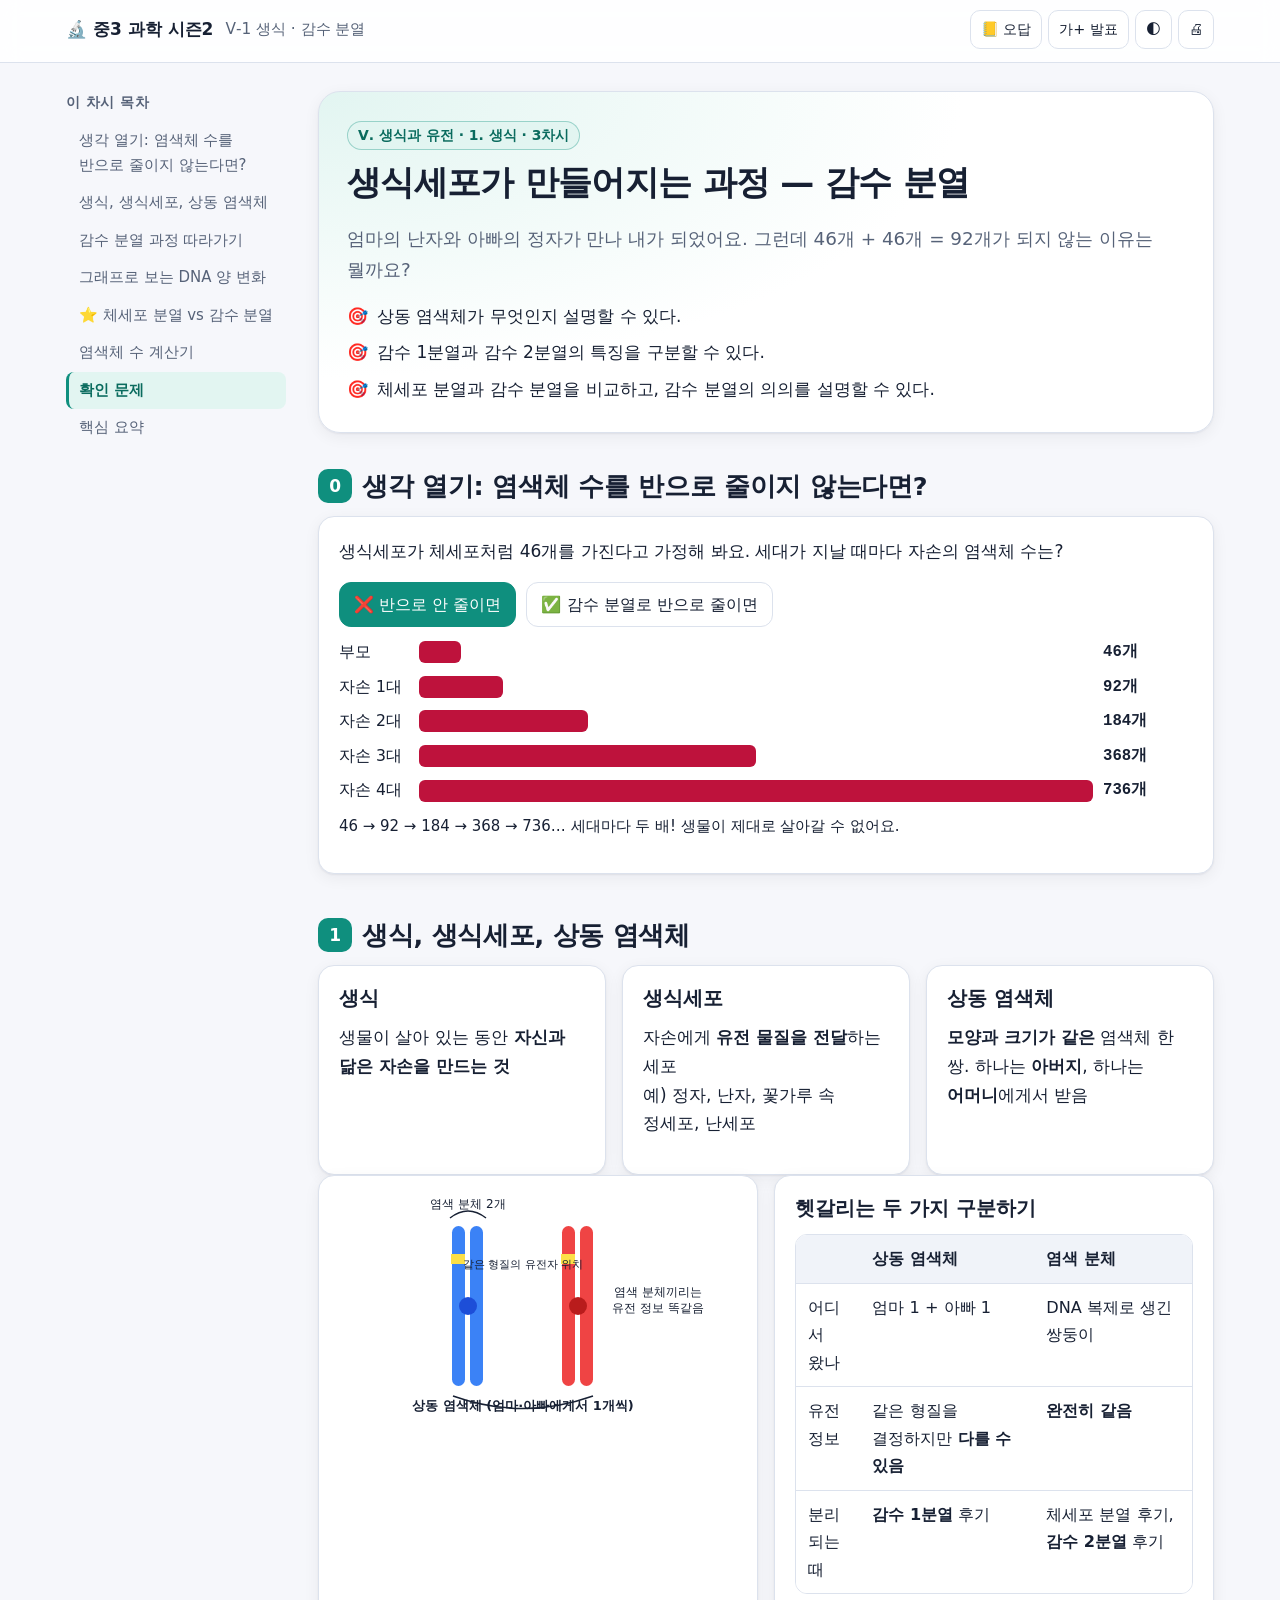
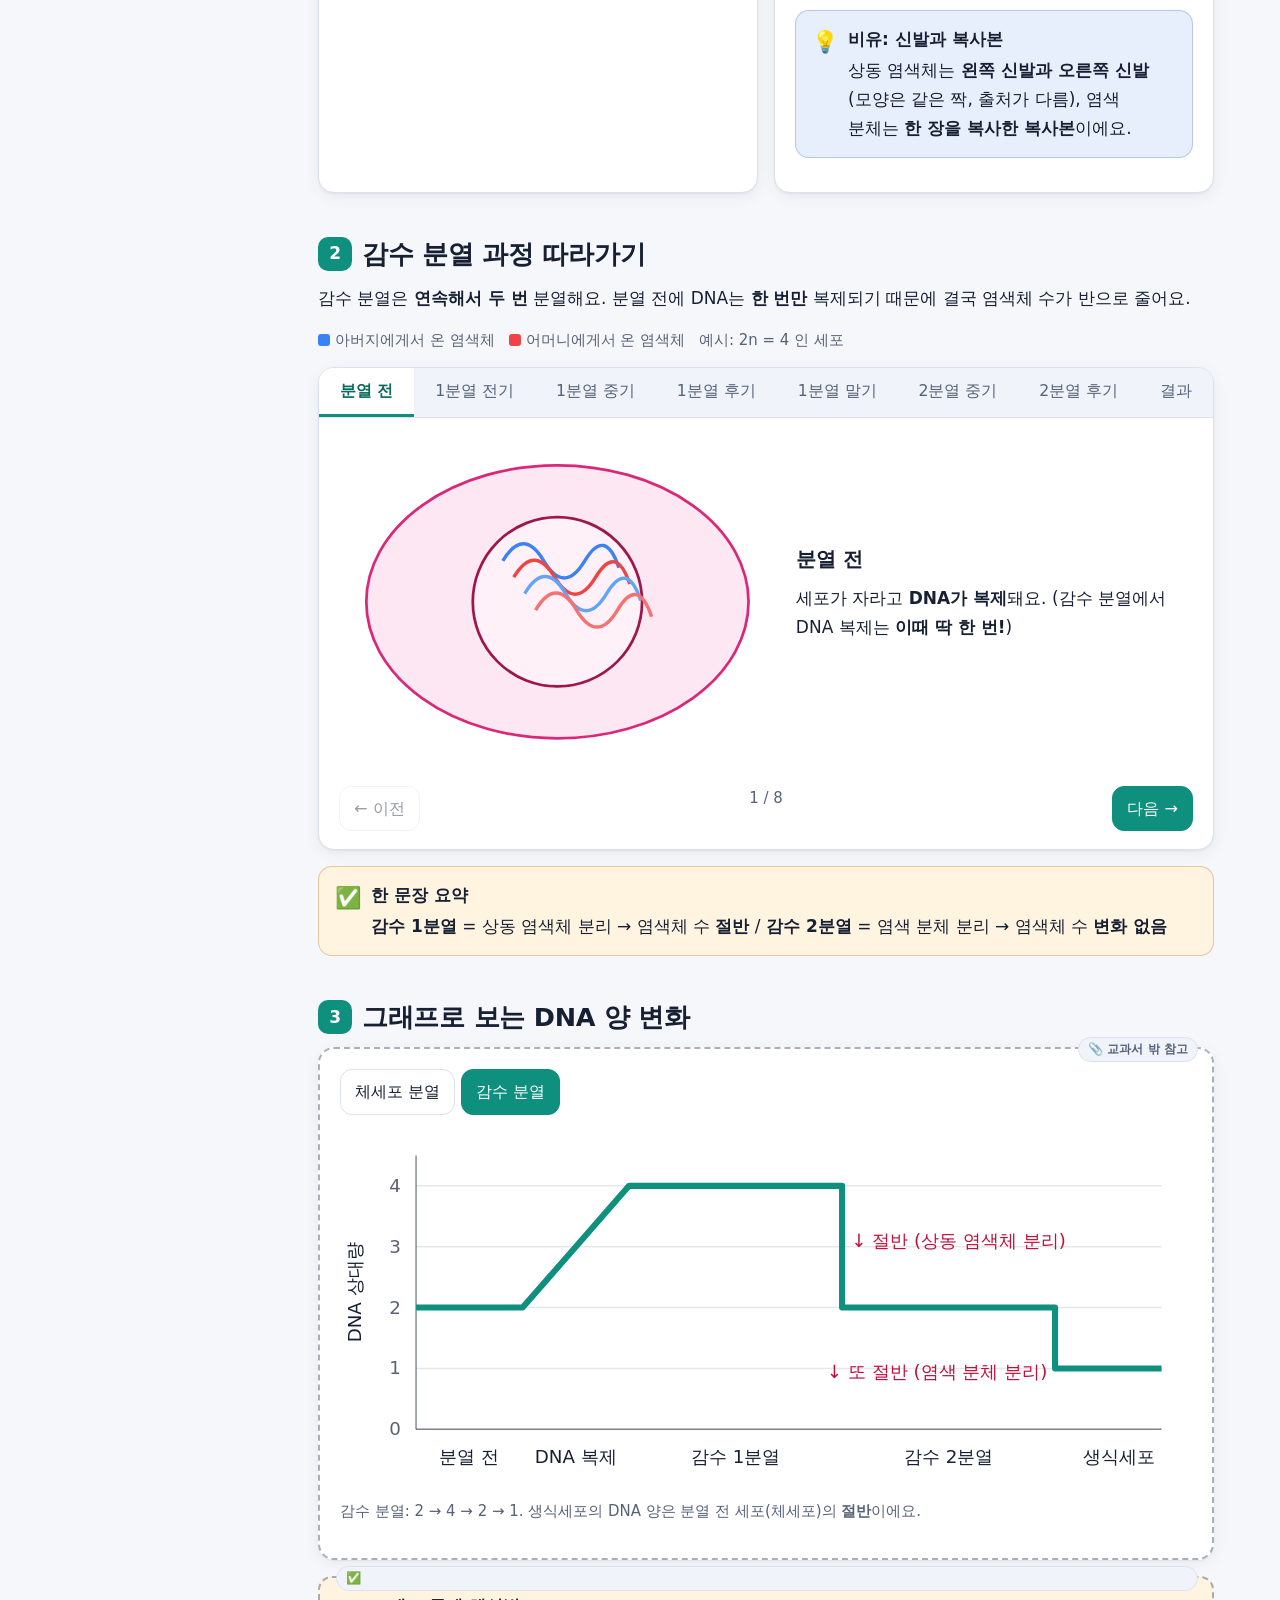
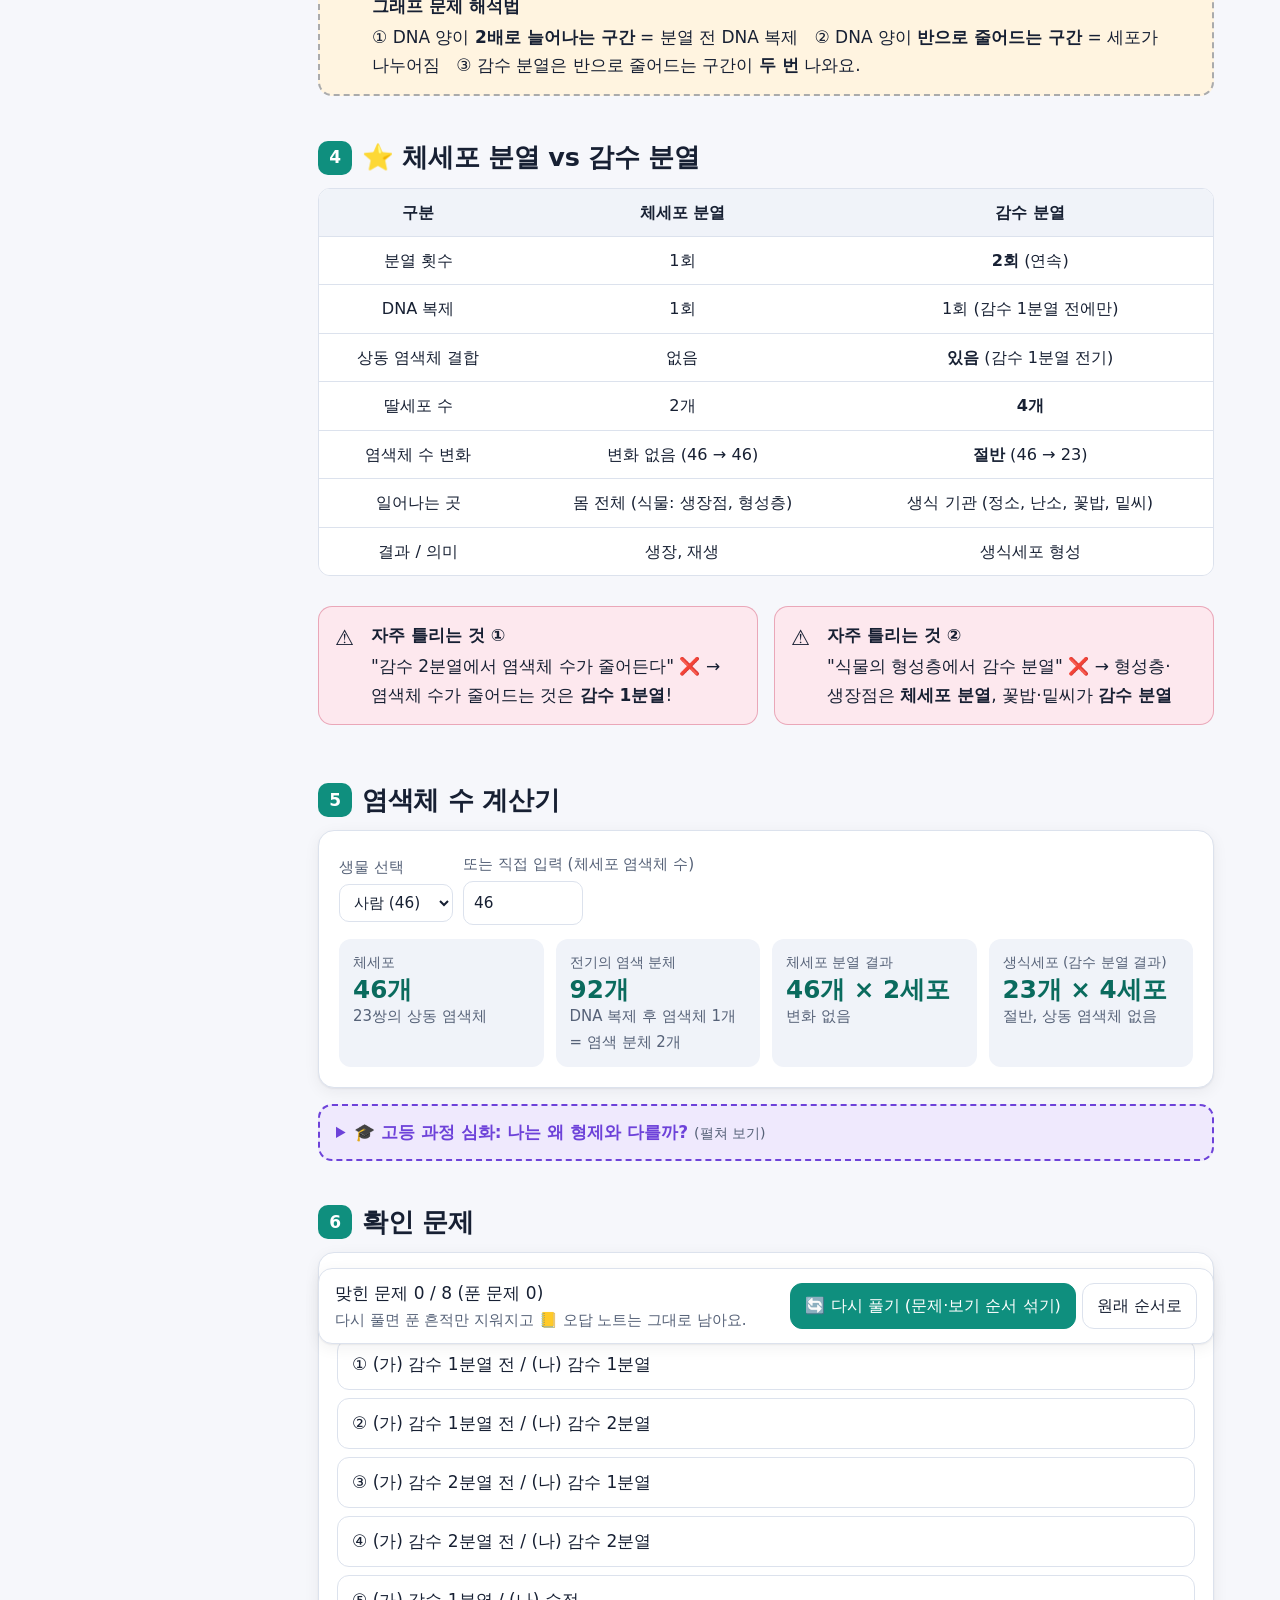
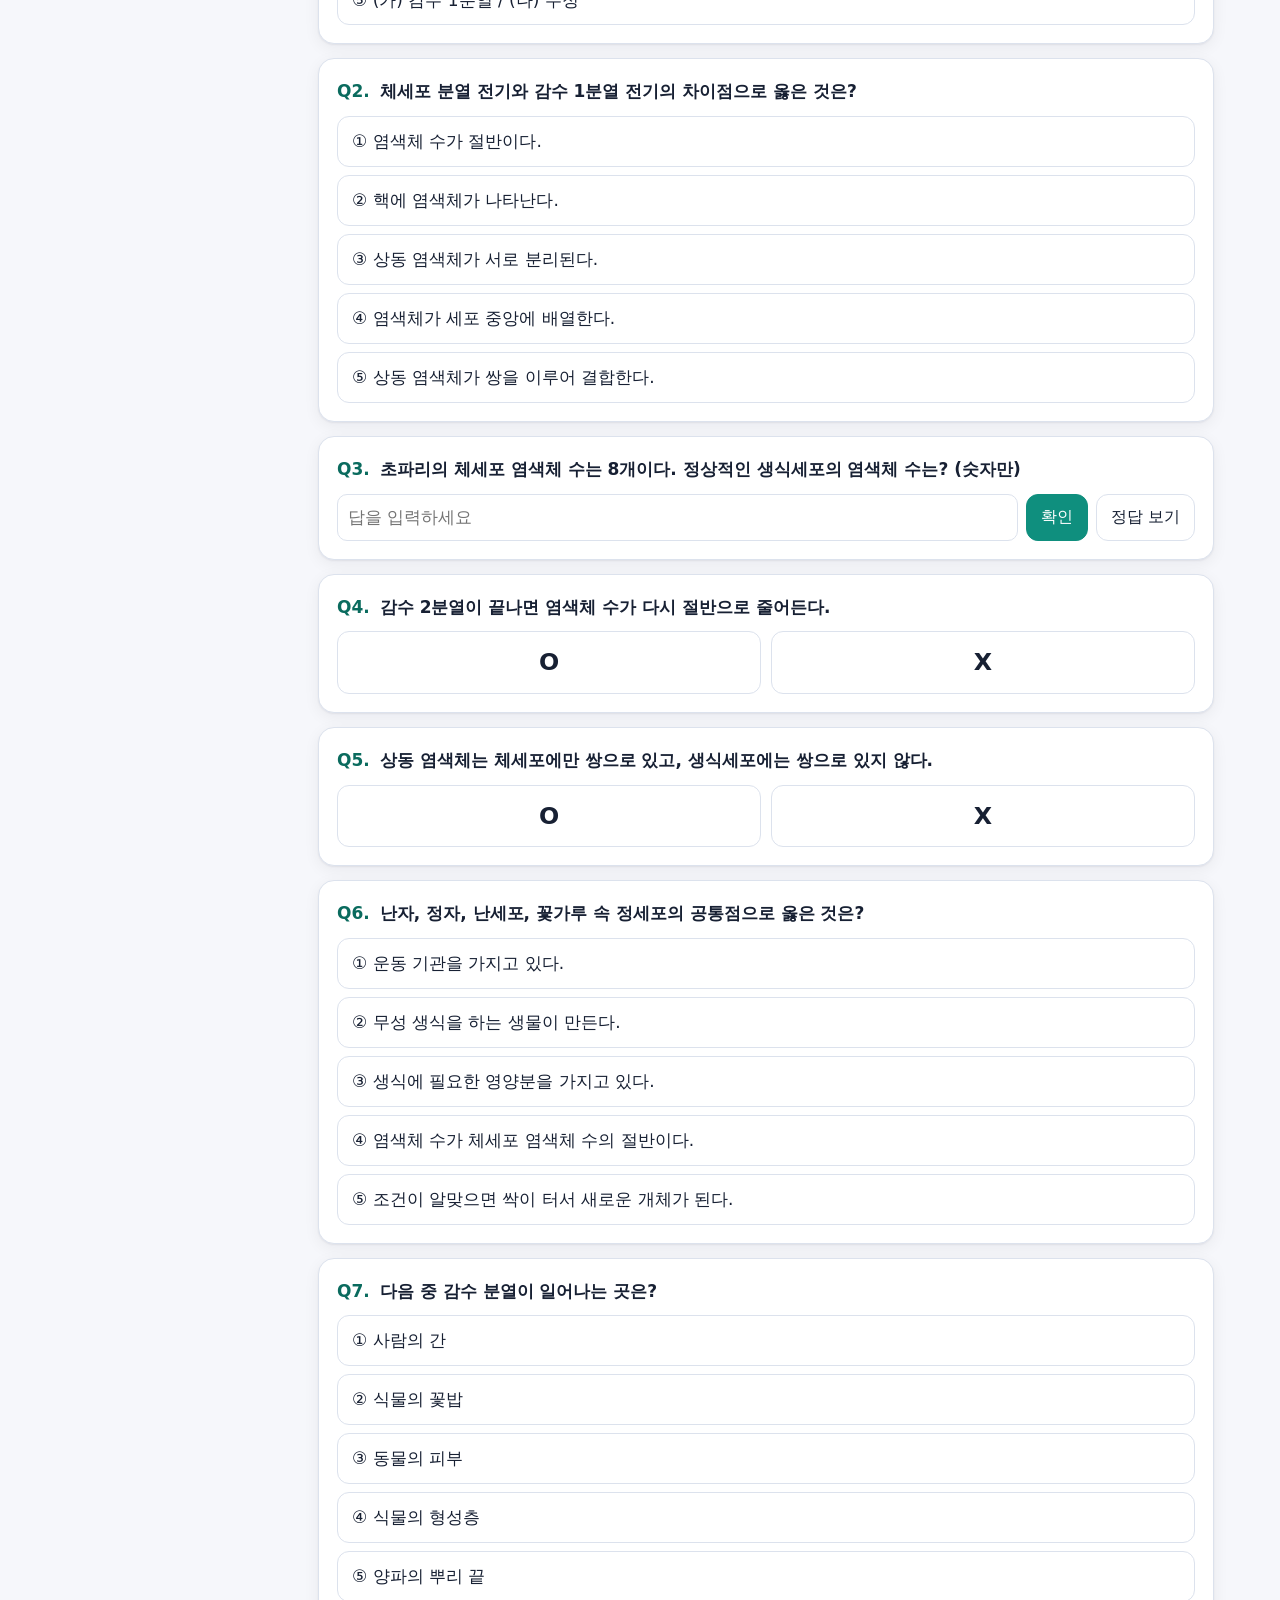
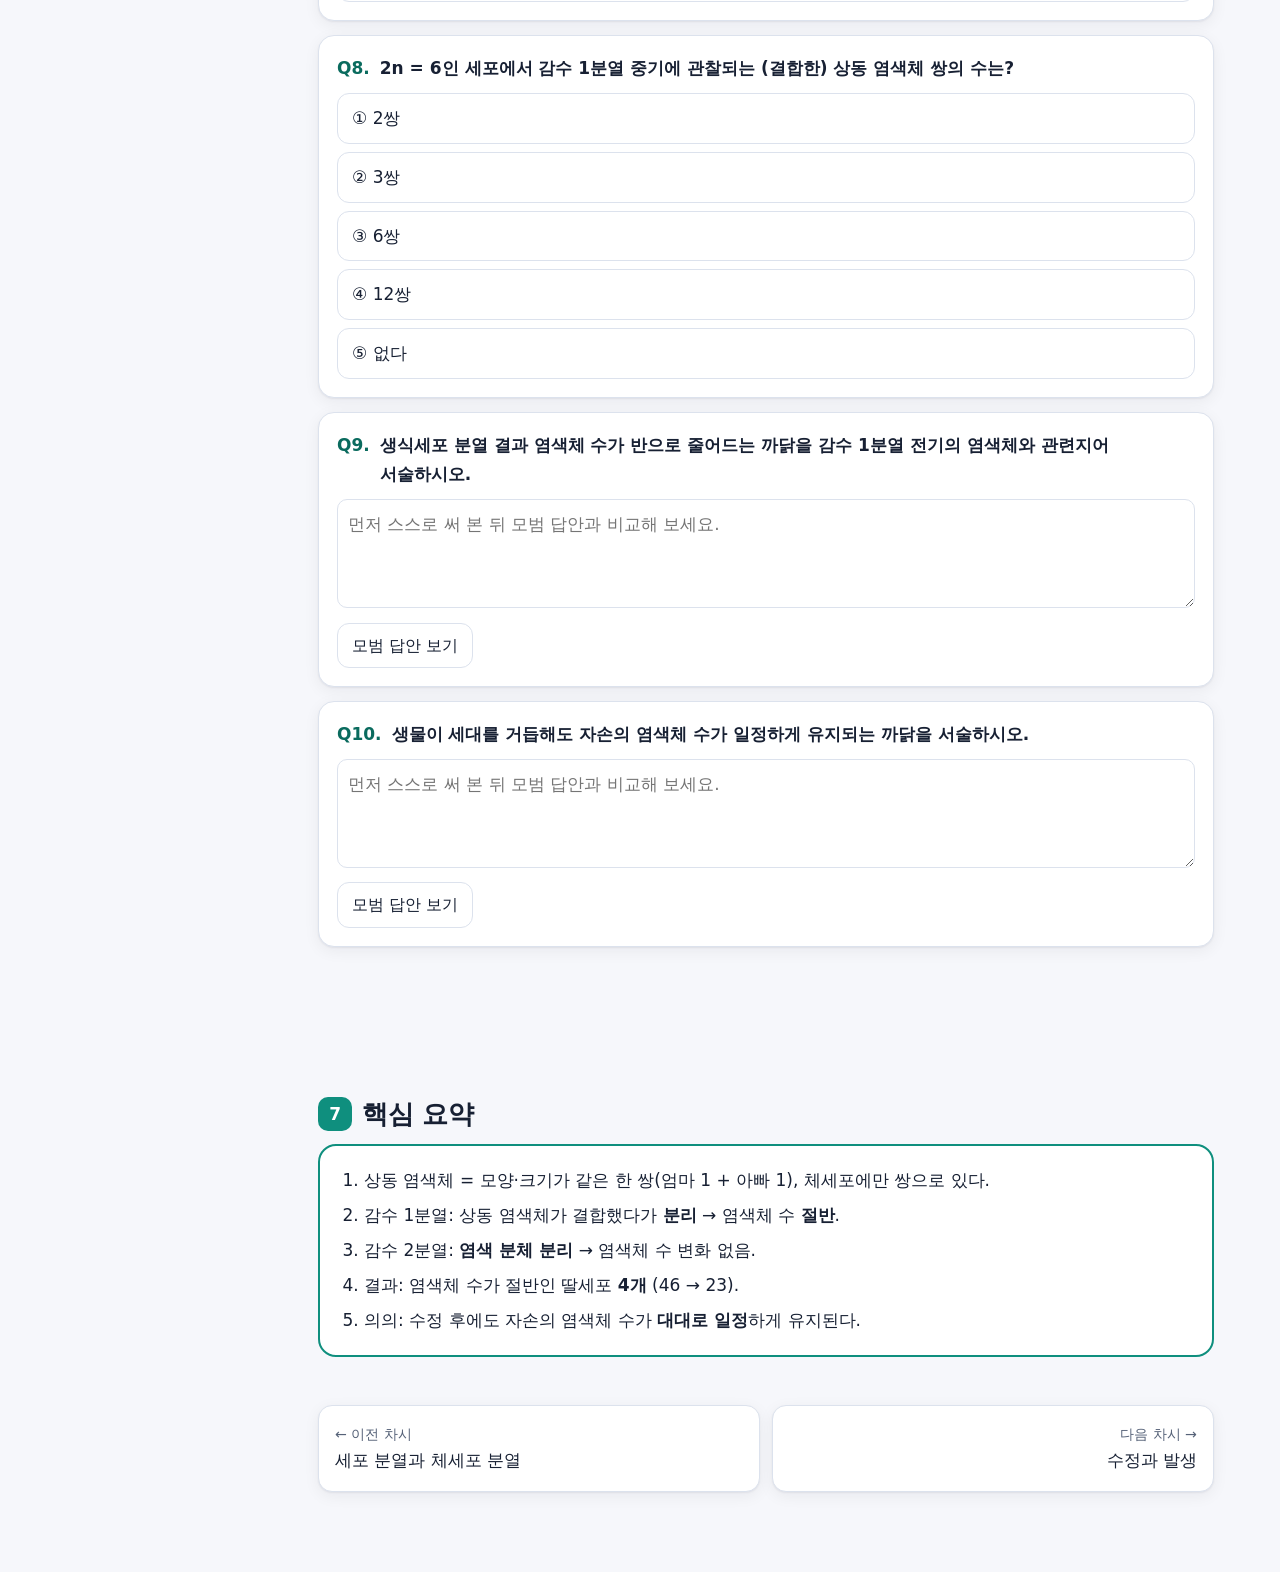
<file: 02-meiosis.html>
<!doctype html>
<html lang="ko">
<head>
<meta charset="utf-8">
<meta name="viewport" content="width=device-width, initial-scale=1">
<title>감수 분열</title>
<link rel="stylesheet" href="assets/style.css">
<script src="assets/common.js"></script>
<style>
  .gen { display: grid; gap: 8px; }
  .gen-row { display: grid; grid-template-columns: 70px 1fr 90px; gap: 10px; align-items: center; font-size: .92rem; }
  .gen-row .bar { height: 22px; border-radius: 6px; transition: width .35s; min-width: 4px; }
  .homolog svg { max-width: 360px; margin: 0 auto; display: block; }
  .graph-tabs { display: flex; gap: 6px; margin-bottom: 10px; flex-wrap: wrap; }
</style>
</head>
<body class="unit-repro">
<div class="page">
<nav class="toc"></nav>
<main>

<div class="hero">
  <span class="unit">Ⅴ. 생식과 유전 · 1. 생식 · 3차시</span>
  <h1>생식세포가 만들어지는 과정 — 감수 분열</h1>
  <p class="lead">엄마의 난자와 아빠의 정자가 만나 내가 되었어요. 그런데 46개 + 46개 = 92개가 되지 않는 이유는 뭘까요?</p>
  <ul class="goals">
    <li>상동 염색체가 무엇인지 설명할 수 있다.</li>
    <li>감수 1분열과 감수 2분열의 특징을 구분할 수 있다.</li>
    <li>체세포 분열과 감수 분열을 비교하고, 감수 분열의 의의를 설명할 수 있다.</li>
  </ul>
</div>

<section class="block" id="open">
  <h2><span class="num">0</span>생각 열기: 염색체 수를 반으로 줄이지 않는다면?</h2>
  <div class="card">
    <p>생식세포가 체세포처럼 46개를 가진다고 가정해 봐요. 세대가 지날 때마다 자손의 염색체 수는?</p>
    <div class="row" style="margin-bottom:12px">
      <button class="btn primary" id="gen-no">❌ 반으로 안 줄이면</button>
      <button class="btn" id="gen-yes">✅ 감수 분열로 반으로 줄이면</button>
    </div>
    <div class="gen" id="gen"></div>
    <p class="small" id="gen-msg" style="margin-top:10px"></p>
  </div>
</section>

<section class="block" id="terms">
  <h2><span class="num">1</span>생식, 생식세포, 상동 염색체</h2>
  <div class="grid-3">
    <div class="card"><h3>생식</h3><p>생물이 살아 있는 동안 <b>자신과 닮은 자손을 만드는 것</b></p></div>
    <div class="card"><h3>생식세포</h3><p>자손에게 <b>유전 물질을 전달</b>하는 세포<br>예) 정자, 난자, 꽃가루 속 정세포, 난세포</p></div>
    <div class="card"><h3>상동 염색체</h3><p><b>모양과 크기가 같은</b> 염색체 한 쌍. 하나는 <b>아버지</b>, 하나는 <b>어머니</b>에게서 받음</p></div>
  </div>
  <div class="grid-2">
    <div class="card homolog">
      <svg viewBox="0 0 360 220" aria-label="상동 염색체와 염색 분체의 구분">
        <g transform="translate(110 110)">
          <rect x="-16" y="-80" width="13" height="160" rx="6.5" fill="#3b82f6"/>
          <rect x="2" y="-80" width="13" height="160" rx="6.5" fill="#3b82f6"/>
          <circle r="9" fill="#1d4ed8"/>
        </g>
        <g transform="translate(220 110)">
          <rect x="-16" y="-80" width="13" height="160" rx="6.5" fill="#ef4444"/>
          <rect x="2" y="-80" width="13" height="160" rx="6.5" fill="#ef4444"/>
          <circle r="9" fill="#b91c1c"/>
        </g>
        <rect x="93" y="-2" width="14" height="10" fill="#fde047" transform="translate(0 60)"/>
        <rect x="203" y="-2" width="14" height="10" fill="#fde047" transform="translate(0 60)"/>
        <text x="165" y="72" text-anchor="middle" font-size="11" fill="currentColor">같은 형질의 유전자 위치</text>
        <path d="M95 200 Q165 225 235 200" fill="none" stroke="currentColor" stroke-width="1.5"/>
        <text x="165" y="214" text-anchor="middle" font-size="13" fill="currentColor" font-weight="700">상동 염색체 (엄마·아빠에게서 1개씩)</text>
        <path d="M92 22 Q110 8 128 22" fill="none" stroke="currentColor" stroke-width="1.5"/>
        <text x="110" y="12" text-anchor="middle" font-size="12" fill="currentColor">염색 분체 2개</text>
        <text x="300" y="100" font-size="12" fill="currentColor" text-anchor="middle">염색 분체끼리는</text>
        <text x="300" y="116" font-size="12" fill="currentColor" text-anchor="middle">유전 정보 똑같음</text>
      </svg>
    </div>
    <div class="card">
      <h3>헷갈리는 두 가지 구분하기</h3>
      <div class="table-wrap"><table class="data">
        <thead><tr><th></th><th>상동 염색체</th><th>염색 분체</th></tr></thead>
        <tbody>
          <tr><td>어디서 왔나</td><td>엄마 1 + 아빠 1</td><td>DNA 복제로 생긴 쌍둥이</td></tr>
          <tr><td>유전 정보</td><td>같은 형질을 결정하지만 <b>다를 수 있음</b></td><td><b>완전히 같음</b></td></tr>
          <tr><td>분리되는 때</td><td><b>감수 1분열</b> 후기</td><td>체세포 분열 후기, <b>감수 2분열</b> 후기</td></tr>
        </tbody>
      </table></div>
      <div class="callout analogy"><span class="t">비유: 신발과 복사본</span>상동 염색체는 <b>왼쪽 신발과 오른쪽 신발</b>(모양은 같은 짝, 출처가 다름), 염색 분체는 <b>한 장을 복사한 복사본</b>이에요.</div>
    </div>
  </div>
</section>

<section class="block" id="process">
  <h2><span class="num">2</span>감수 분열 과정 따라가기</h2>
  <p>감수 분열은 <b>연속해서 두 번</b> 분열해요. 분열 전에 DNA는 <b>한 번만</b> 복제되기 때문에 결국 염색체 수가 반으로 줄어요.</p>
  <p class="legend"><span><i style="background:#3b82f6"></i>아버지에게서 온 염색체</span><span><i style="background:#ef4444"></i>어머니에게서 온 염색체</span><span>예시: 2n = 4 인 세포</span></p>
  <div id="meiosis-stepper"></div>
  <div class="callout exam"><span class="t">한 문장 요약</span>
    <b>감수 1분열</b> = 상동 염색체 분리 → 염색체 수 <b>절반</b> / <b>감수 2분열</b> = 염색 분체 분리 → 염색체 수 <b>변화 없음</b>
  </div>
</section>

<section class="block" id="graph">
  <h2><span class="num">3</span>그래프로 보는 DNA 양 변화</h2>
  <div class="card extra">
    <div class="graph-tabs">
      <button class="btn primary" id="g-mi">체세포 분열</button>
      <button class="btn" id="g-me">감수 분열</button>
    </div>
    <div id="graph-box"></div>
    <p class="small muted" id="graph-cap"></p>
  </div>
  <div class="callout exam extra"><span class="t">그래프 문제 해석법</span>
    ① DNA 양이 <b>2배로 늘어나는 구간</b> = 분열 전 DNA 복제 &nbsp; ② DNA 양이 <b>반으로 줄어드는 구간</b> = 세포가 나누어짐 &nbsp; ③ 감수 분열은 반으로 줄어드는 구간이 <b>두 번</b> 나와요.
  </div>
</section>

<section class="block" id="compare">
  <h2><span class="num">4</span>⭐ 체세포 분열 vs 감수 분열</h2>
  <div class="table-wrap"><table class="data center-all">
    <thead><tr><th>구분</th><th>체세포 분열</th><th>감수 분열</th></tr></thead>
    <tbody>
      <tr><td>분열 횟수</td><td>1회</td><td><b>2회</b> (연속)</td></tr>
      <tr><td>DNA 복제</td><td>1회</td><td>1회 (감수 1분열 전에만)</td></tr>
      <tr><td>상동 염색체 결합</td><td>없음</td><td><b>있음</b> (감수 1분열 전기)</td></tr>
      <tr><td>딸세포 수</td><td>2개</td><td><b>4개</b></td></tr>
      <tr><td>염색체 수 변화</td><td>변화 없음 (46 → 46)</td><td><b>절반</b> (46 → 23)</td></tr>
      <tr><td>일어나는 곳</td><td>몸 전체 (식물: 생장점, 형성층)</td><td>생식 기관 (정소, 난소, 꽃밥, 밑씨)</td></tr>
      <tr><td>결과 / 의미</td><td>생장, 재생</td><td>생식세포 형성</td></tr>
    </tbody>
  </table></div>
  <div class="grid-2">
    <div class="callout trap"><span class="t">자주 틀리는 것 ①</span>"감수 2분열에서 염색체 수가 줄어든다" ❌ → 염색체 수가 줄어드는 것은 <b>감수 1분열</b>!</div>
    <div class="callout trap"><span class="t">자주 틀리는 것 ②</span>"식물의 형성층에서 감수 분열" ❌ → 형성층·생장점은 <b>체세포 분열</b>, 꽃밥·밑씨가 <b>감수 분열</b></div>
  </div>
</section>

<section class="block" id="calc">
  <h2><span class="num">5</span>염색체 수 계산기</h2>
  <div class="card">
    <div class="row">
      <label class="field">생물 선택
        <select id="sp">
          <option value="46">사람 (46)</option>
          <option value="8">초파리 (8)</option>
          <option value="16">양파 (16)</option>
          <option value="14">완두 (14)</option>
          <option value="24">벼 (24)</option>
          <option value="78">개 (78)</option>
        </select>
      </label>
      <label class="field">또는 직접 입력 (체세포 염색체 수)
        <input type="number" id="sp-n" min="2" step="2" value="46" style="width:120px">
      </label>
    </div>
    <div class="grid-4" style="margin-top:14px" id="calc-out"></div>
  </div>
  <details class="adv"><summary>🎓 고등 과정 심화: 나는 왜 형제와 다를까? <small>(펼쳐 보기)</small></summary><div class="callout fun" style="margin:0"><span class="t">염색체 조합의 수</span>
    감수 1분열에서 23쌍의 상동 염색체가 <b>각각 무작위로</b> 양쪽으로 나뉘어요. 그래서 한 사람이 만들 수 있는 생식세포의 염색체 조합은 2<sup>23</sup> ≈ <b>약 838만 가지</b>! 엄마 쪽 838만 × 아빠 쪽 838만이면 약 70조 가지 조합이 가능해요. 같은 부모의 자녀라도 서로 다른 까닭이에요.
  </div></details>
</section>

<section class="block" id="check">
  <h2><span class="num">6</span>확인 문제</h2>
  <div id="quiz"></div>
</section>

<section class="block" id="sum">
  <h2><span class="num">7</span>핵심 요약</h2>
  <div class="summary">
    <ol>
      <li>상동 염색체 = 모양·크기가 같은 한 쌍(엄마 1 + 아빠 1), 체세포에만 쌍으로 있다.</li>
      <li>감수 1분열: 상동 염색체가 결합했다가 <b>분리</b> → 염색체 수 <b>절반</b>.</li>
      <li>감수 2분열: <b>염색 분체 분리</b> → 염색체 수 변화 없음.</li>
      <li>결과: 염색체 수가 절반인 딸세포 <b>4개</b> (46 → 23).</li>
      <li>의의: 수정 후에도 자손의 염색체 수가 <b>대대로 일정</b>하게 유지된다.</li>
    </ol>
  </div>
</section>

</main>
</div>

<script>
(function () {
  /* ---------- 세대별 염색체 수 ---------- */
  function gen(halve) {
    var rows = "", n = 46, max = halve ? 46 : 46 * 16;
    for (var g = 0; g < 5; g++) {
      var w = Math.max(1.5, n / max * 100);
      rows += '<div class="gen-row"><span>' + (g === 0 ? "부모" : "자손 " + g + "대") + '</span><div><div class="bar" style="width:' + w + '%;background:' + (halve ? "var(--accent)" : "var(--bad)") + '"></div></div><b class="mono">' + n.toLocaleString() + "개</b></div>";
      if (!halve) n *= 2;
    }
    document.getElementById("gen").innerHTML = rows;
    document.getElementById("gen-msg").innerHTML = halve
      ? "정자(23) + 난자(23) = 수정란(46). 몇 세대가 지나도 <b>46개로 일정</b>해요!"
      : "46 → 92 → 184 → 368 → 736… 세대마다 두 배! 생물이 제대로 살아갈 수 없어요.";
    document.getElementById("gen-no").className = "btn" + (halve ? "" : " primary");
    document.getElementById("gen-yes").className = "btn" + (halve ? " primary" : "");
  }
  document.getElementById("gen-no").onclick = function () { gen(false); };
  document.getElementById("gen-yes").onclick = function () { gen(true); };
  gen(false);

  /* ---------- 감수 분열 그림 ---------- */
  var C = S2.COL, ch = S2.chromo;
  function svg(inner) { return '<svg viewBox="0 0 320 240" role="img">' + inner + "</svg>"; }
  function bigCell(x) { return '<ellipse cx="160" cy="120" rx="140" ry="100" fill="#fce7f3" stroke="#db2777" stroke-width="2"/>' + (x || ""); }
  function spind(pts) {
    var s = '<g fill="#9d174d"><circle cx="28" cy="120" r="5"/><circle cx="292" cy="120" r="5"/></g><g stroke="#9d174d" opacity=".5">';
    pts.forEach(function (p) { s += '<line x1="28" y1="120" x2="' + p[0] + '" y2="' + p[1] + '"/><line x1="292" y1="120" x2="' + p[2] + '" y2="' + p[3] + '"/>'; });
    return s + "</g>";
  }
  function smallCell(cx, cy, rx, ry, inner) {
    return '<ellipse cx="' + cx + '" cy="' + cy + '" rx="' + rx + '" ry="' + ry + '" fill="#fce7f3" stroke="#db2777" stroke-width="2"/>' + inner;
  }
  var L = 48, Sh = 28;
  var D = {
    inter: function () {
      var t = '<circle cx="160" cy="120" r="62" fill="#fff1f7" stroke="#9d174d" stroke-width="2"/>';
      [C.dadL, C.momL, C.dadS, C.momS].forEach(function (c, i) {
        t += '<path d="M' + (120 + i * 8) + " " + (90 + i * 12) + ' q 15 -25 30 0 t 30 0 t 25 5" fill="none" stroke="' + c + '" stroke-width="2.5"/>';
      });
      return svg(bigCell(t));
    },
    p1: function () {
      var t = '<circle cx="160" cy="120" r="62" fill="none" stroke="#9d174d" stroke-dasharray="4 7" opacity=".5"/>';
      t += ch(128, 110, L, C.dadL, true, 10) + ch(146, 113, L, C.momL, true, 10);
      t += ch(185, 140, Sh, C.dadS, true, -20) + ch(201, 134, Sh, C.momS, true, -20);
      t += '<ellipse cx="137" cy="111" rx="26" ry="34" fill="none" stroke="#f59e0b" stroke-width="2" stroke-dasharray="4 3" transform="rotate(10 137 111)"/>';
      t += '<text x="137" y="62" text-anchor="middle" font-size="12" fill="#b45309" font-weight="700">상동 염색체 결합</text>';
      return svg(bigCell(t));
    },
    m1: function () {
      var t = spind([[146, 85, 174, 85], [146, 158, 174, 158]]);
      t += '<line x1="160" y1="30" x2="160" y2="210" stroke="#9d174d" stroke-dasharray="3 5" opacity=".5"/>';
      t += ch(146, 85, L * .8, C.dadL, true, 0) + ch(174, 85, L * .8, C.momL, true, 0);
      t += ch(146, 158, Sh, C.momS, true, 0) + ch(174, 158, Sh, C.dadS, true, 0);
      return svg(bigCell(t));
    },
    a1: function () {
      var t = spind([[90, 85, 230, 85], [90, 158, 230, 158]]);
      t += ch(90, 85, L * .8, C.dadL, true, 0) + ch(230, 85, L * .8, C.momL, true, 0);
      t += ch(90, 158, Sh, C.momS, true, 0) + ch(230, 158, Sh, C.dadS, true, 0);
      t += '<text x="160" y="228" text-anchor="middle" font-size="12" fill="#9d174d">← 상동 염색체가 양쪽으로 →</text>';
      return svg(bigCell(t));
    },
    t1: function () {
      var t = smallCell(85, 120, 70, 85, ch(70, 110, L * .8, C.dadL, true, -8) + ch(100, 130, Sh, C.momS, true, 12));
      t += smallCell(235, 120, 70, 85, ch(220, 110, L * .8, C.momL, true, -8) + ch(250, 130, Sh, C.dadS, true, 12));
      t += '<text x="85" y="228" text-anchor="middle" font-size="12" fill="#9d174d" font-weight="700">염색체 2개</text><text x="235" y="228" text-anchor="middle" font-size="12" fill="#9d174d" font-weight="700">염색체 2개</text>';
      return svg(t);
    },
    m2: function () {
      var t = "";
      [[85, C.dadL, C.momS], [235, C.momL, C.dadS]].forEach(function (k) {
        t += smallCell(k[0], 120, 70, 85,
          '<line x1="' + k[0] + '" y1="45" x2="' + k[0] + '" y2="195" stroke="#9d174d" stroke-dasharray="3 5" opacity=".5"/>' +
          ch(k[0], 92, L * .75, k[1], true, 0) + ch(k[0], 152, Sh, k[2], true, 0));
      });
      return svg(t);
    },
    a2: function () {
      var t = "";
      [[85, C.dadL, C.momS], [235, C.momL, C.dadS]].forEach(function (k) {
        t += smallCell(k[0], 120, 70, 85,
          ch(k[0] - 36, 92, L * .75, k[1], false, 0) + ch(k[0] + 36, 92, L * .75, k[1], false, 0) +
          ch(k[0] - 36, 152, Sh, k[2], false, 0) + ch(k[0] + 36, 152, Sh, k[2], false, 0));
      });
      t += '<text x="160" y="228" text-anchor="middle" font-size="12" fill="#9d174d">염색 분체가 양쪽으로</text>';
      return svg(t);
    },
    done: function () {
      var t = "", cells = [[80, 62, C.dadL, C.momS], [240, 62, C.momL, C.dadS], [80, 178, C.dadL, C.momS], [240, 178, C.momL, C.dadS]];
      cells.forEach(function (k) {
        t += smallCell(k[0], k[1], 58, 50, ch(k[0] - 12, k[1], L * .6, k[2], false, 0, 6) + ch(k[0] + 14, k[1], Sh * .8, k[3], false, 0, 6));
      });
      t += '<text x="160" y="124" text-anchor="middle" font-size="13" fill="#9d174d" font-weight="700">딸세포 4개 · 각 2개</text>';
      return svg(t);
    }
  };
  S2.stepper("meiosis-stepper", [
    { tab: "분열 전", title: "분열 전", svg: D.inter, html: "<p>세포가 자라고 <b>DNA가 복제</b>돼요. (감수 분열에서 DNA 복제는 <b>이때 딱 한 번!</b>)</p>" },
    { tab: "1분열 전기", title: "감수 1분열 전기", svg: D.p1, html: "<p>핵막이 사라지고, <b>상동 염색체끼리 짝을 지어 결합</b>해요. 이렇게 결합한 것을 <b>2가 염색체</b>라고도 해요.</p><div class='callout exam'><span class='t'>체세포 분열 전기와의 차이</span>상동 염색체가 <b>쌍을 이루어 결합</b>하는 것은 감수 1분열 전기에만 있어요!</div>" },
    { tab: "1분열 중기", title: "감수 1분열 중기", svg: D.m1, html: "<p>결합한 상동 염색체가 <b>짝을 지은 채로</b> 세포 가운데에 배열해요.</p><p class='small muted'>체세포 분열 중기에는 염색체가 하나씩 한 줄로 서지만, 감수 1분열 중기에는 <b>두 개씩 짝지어</b> 서요.</p>" },
    { tab: "1분열 후기", title: "감수 1분열 후기", svg: D.a1, html: "<p><b>상동 염색체가 분리</b>되어 세포 양쪽 끝으로 이동해요.</p><div class='callout exam'><span class='t'>핵심!</span>이 순간 <b>염색체 수가 절반으로</b> 줄어들어요 (4 → 2).</div><p class='small muted'>어느 쪽으로 엄마 것, 아빠 것이 갈지는 쌍마다 <b>무작위</b>예요.</p>" },
    { tab: "1분열 말기", title: "감수 1분열 말기", svg: D.t1, html: "<p>세포질이 나누어져 딸세포 <b>2개</b>가 만들어져요. 각 세포의 염색체는 <b>2개</b>(아직 염색 분체 2개로 된 상태).</p><p>👉 바로 감수 2분열로 넘어가요. <b>DNA 복제 없이!</b></p>" },
    { tab: "2분열 중기", title: "감수 2분열 중기", svg: D.m2, html: "<p>각 세포에서 염색체가 가운데에 한 줄로 배열해요. 체세포 분열 중기와 비슷하지만, <b>상동 염색체가 없어요</b>.</p>" },
    { tab: "2분열 후기", title: "감수 2분열 후기", svg: D.a2, html: "<p><b>염색 분체가 분리</b>되어 양쪽으로 이동해요.</p><p>염색체 수는 <b>변하지 않아요</b> (2 → 2).</p>" },
    { tab: "결과", title: "결과: 딸세포 4개", svg: D.done, html: "<p>염색체 수가 모세포의 <b>절반</b>인 딸세포 <b>4개</b>!</p><p>사람: 46 → <b>23, 23, 23, 23</b></p><p>정소에서 → 정자, 난소에서 → 난자가 돼요.</p>" }
  ]);

  /* ---------- DNA 양 그래프 ---------- */
  function graph(meio) {
    var W = 560, H = 240, x0 = 50, y0 = 200, sx, sy = 40;
    var pts = meio
      ? [[0, 2], [1, 2], [2, 4], [4, 4], [4, 2], [6, 2], [6, 1], [7, 1]]
      : [[0, 2], [1, 2], [2, 4], [5, 4], [5, 2], [7, 2]];
    sx = (W - x0 - 20) / 7;
    var path = pts.map(function (p, i) { return (i ? "L" : "M") + (x0 + p[0] * sx) + " " + (y0 - p[1] * sy); }).join(" ");
    var labels = meio
      ? [[0.5, "분열 전"], [1.5, "DNA 복제"], [3, "감수 1분열"], [5, "감수 2분열"], [6.6, "생식세포"]]
      : [[0.5, "분열 전"], [1.5, "DNA 복제"], [3.5, "체세포 분열(전·중·후·말)"], [6, "딸세포"]];
    var s = '<svg viewBox="0 0 ' + W + " " + H + '" role="img" aria-label="세포 1개당 DNA 상대량 그래프">';
    for (var k = 0; k <= 4; k++) {
      s += '<line x1="' + x0 + '" x2="' + (W - 20) + '" y1="' + (y0 - k * sy) + '" y2="' + (y0 - k * sy) + '" stroke="currentColor" opacity=".1"/>';
      s += '<text x="' + (x0 - 10) + '" y="' + (y0 - k * sy + 4) + '" text-anchor="end" font-size="12" fill="currentColor" opacity=".7">' + k + "</text>";
    }
    s += '<line x1="' + x0 + '" y1="' + y0 + '" x2="' + (W - 20) + '" y2="' + y0 + '" stroke="currentColor" opacity=".5"/>';
    s += '<line x1="' + x0 + '" y1="20" x2="' + x0 + '" y2="' + y0 + '" stroke="currentColor" opacity=".5"/>';
    s += '<text x="14" y="110" font-size="12" fill="currentColor" transform="rotate(-90 14 110)" text-anchor="middle">DNA 상대량</text>';
    s += '<path d="' + path + '" fill="none" stroke="var(--accent)" stroke-width="4" stroke-linejoin="round"/>';
    labels.forEach(function (l) {
      s += '<text x="' + (x0 + l[0] * sx) + '" y="' + (y0 + 22) + '" text-anchor="middle" font-size="12" fill="currentColor">' + l[1] + "</text>";
    });
    if (meio) {
      s += '<text x="' + (x0 + 4 * sx + 6) + '" y="' + (y0 - 3 * sy) + '" font-size="12" fill="var(--bad)">↓ 절반 (상동 염색체 분리)</text>';
      s += '<text x="' + (x0 + 6 * sx - 150) + '" y="' + (y0 - 1.5 * sy + 26) + '" font-size="12" fill="var(--bad)">↓ 또 절반 (염색 분체 분리)</text>';
    } else {
      s += '<text x="' + (x0 + 5 * sx + 6) + '" y="' + (y0 - 3 * sy) + '" font-size="12" fill="var(--bad)">↓ 절반 (세포가 둘로)</text>';
    }
    s += "</svg>";
    document.getElementById("graph-box").innerHTML = s;
    document.getElementById("graph-cap").innerHTML = meio
      ? "감수 분열: 2 → 4 → 2 → 1. 생식세포의 DNA 양은 분열 전 세포(체세포)의 <b>절반</b>이에요."
      : "체세포 분열: 2 → 4 → 2. 딸세포의 DNA 양은 분열 전 세포와 <b>같아요</b>.";
    document.getElementById("g-mi").className = "btn" + (meio ? "" : " primary");
    document.getElementById("g-me").className = "btn" + (meio ? " primary" : "");
  }
  document.getElementById("g-mi").onclick = function () { graph(false); };
  document.getElementById("g-me").onclick = function () { graph(true); };
  graph(true);

  /* ---------- 계산기 ---------- */
  var sp = document.getElementById("sp"), spn = document.getElementById("sp-n");
  function calc() {
    var n = Math.max(2, Math.round(Number(spn.value) / 2) * 2 || 2);
    var cells = [
      ["체세포", n + "개", n / 2 + "쌍의 상동 염색체"],
      ["전기의 염색 분체", n * 2 + "개", "DNA 복제 후 염색체 1개 = 염색 분체 2개"],
      ["체세포 분열 결과", n + "개 × 2세포", "변화 없음"],
      ["생식세포 (감수 분열 결과)", n / 2 + "개 × 4세포", "절반, 상동 염색체 없음"]
    ];
    document.getElementById("calc-out").innerHTML = cells.map(function (c) {
      return '<div class="stat"><div class="lbl">' + c[0] + '</div><div class="big-num" style="font-size:1.45rem">' + c[1] + '</div><div class="small muted">' + c[2] + "</div></div>";
    }).join("");
  }
  sp.onchange = function () { spn.value = sp.value; calc(); };
  spn.oninput = calc;
  calc();

  /* ---------- 문제 ---------- */
  S2.quiz("quiz", [
    { t: "mc", q: "감수 분열에서 (가) 유전 물질이 복제되는 시기와 (나) 염색체 수가 절반으로 줄어드는 시기를 옳게 짝 지은 것은?", tag: "문제은행 유형",
      o: ["(가) 감수 1분열 전 / (나) 감수 1분열", "(가) 감수 1분열 전 / (나) 감수 2분열", "(가) 감수 2분열 전 / (나) 감수 1분열", "(가) 감수 2분열 전 / (나) 감수 2분열", "(가) 감수 1분열 / (나) 수정"], a: 0,
      e: "DNA 복제는 감수 1분열 <b>전</b>에 한 번, 염색체 수는 <b>감수 1분열</b>(상동 염색체 분리) 때 절반이 돼요." },
    { t: "mc", q: "체세포 분열 전기와 감수 1분열 전기의 차이점으로 옳은 것은?",
      o: ["염색체 수가 절반이다.", "핵에 염색체가 나타난다.", "상동 염색체가 서로 분리된다.", "염색체가 세포 중앙에 배열한다.", "상동 염색체가 쌍을 이루어 결합한다."], a: 4, e: "상동 염색체의 결합(2가 염색체 형성)은 감수 1분열 전기에만 나타나요." },
    { t: "short", q: "초파리의 체세포 염색체 수는 8개이다. 정상적인 생식세포의 염색체 수는? (숫자만)", a: ["4", "4개"], e: "8 ÷ 2 = 4" },
    { t: "ox", q: "감수 2분열이 끝나면 염색체 수가 다시 절반으로 줄어든다.", a: false, e: "감수 2분열에서는 염색 분체가 분리될 뿐, 염색체 <b>수</b>는 변하지 않아요." },
    { t: "ox", q: "상동 염색체는 체세포에만 쌍으로 있고, 생식세포에는 쌍으로 있지 않다.", a: true, e: "감수 1분열에서 상동 염색체가 분리되므로 생식세포에는 짝이 없어요." },
    { t: "mc", q: "난자, 정자, 난세포, 꽃가루 속 정세포의 공통점으로 옳은 것은?",
      o: ["운동 기관을 가지고 있다.", "무성 생식을 하는 생물이 만든다.", "생식에 필요한 영양분을 가지고 있다.", "염색체 수가 체세포 염색체 수의 절반이다.", "조건이 알맞으면 싹이 터서 새로운 개체가 된다."], a: 3, e: "모두 감수 분열로 만들어진 <b>생식세포</b>예요." },
    { t: "mc", q: "다음 중 감수 분열이 일어나는 곳은?", o: ["사람의 간", "식물의 꽃밥", "동물의 피부", "식물의 형성층", "양파의 뿌리 끝"], a: 1, e: "꽃밥(꽃가루 형성), 밑씨, 정소, 난소에서 감수 분열이 일어나요." },
    { t: "mc", q: "2n = 6인 세포에서 감수 1분열 중기에 관찰되는 (결합한) 상동 염색체 쌍의 수는?", o: ["2쌍", "3쌍", "6쌍", "12쌍", "없다"], a: 1, e: "염색체 6개 = 상동 염색체 3쌍 → 2가 염색체 <b>3개</b>" },
    { t: "essay", q: "생식세포 분열 결과 염색체 수가 반으로 줄어드는 까닭을 감수 1분열 전기의 염색체와 관련지어 서술하시오.",
      a: "감수 1분열 전기에 <b>상동 염색체끼리 결합</b>하였다가, 감수 1분열 후기에 <b>상동 염색체가 분리</b>되어 서로 다른 딸세포로 들어가기 때문에 염색체 수가 반으로 줄어든다." },
    { t: "essay", q: "생물이 세대를 거듭해도 자손의 염색체 수가 일정하게 유지되는 까닭을 서술하시오.",
      a: "감수 분열로 염색체 수가 체세포의 <b>절반</b>인 생식세포(정자, 난자)가 만들어지고, 이들이 <b>수정</b>하면 수정란의 염색체 수가 체세포와 같아지기 때문이다." }
  ]);
})();
</script>
</body>
</html>
</file>
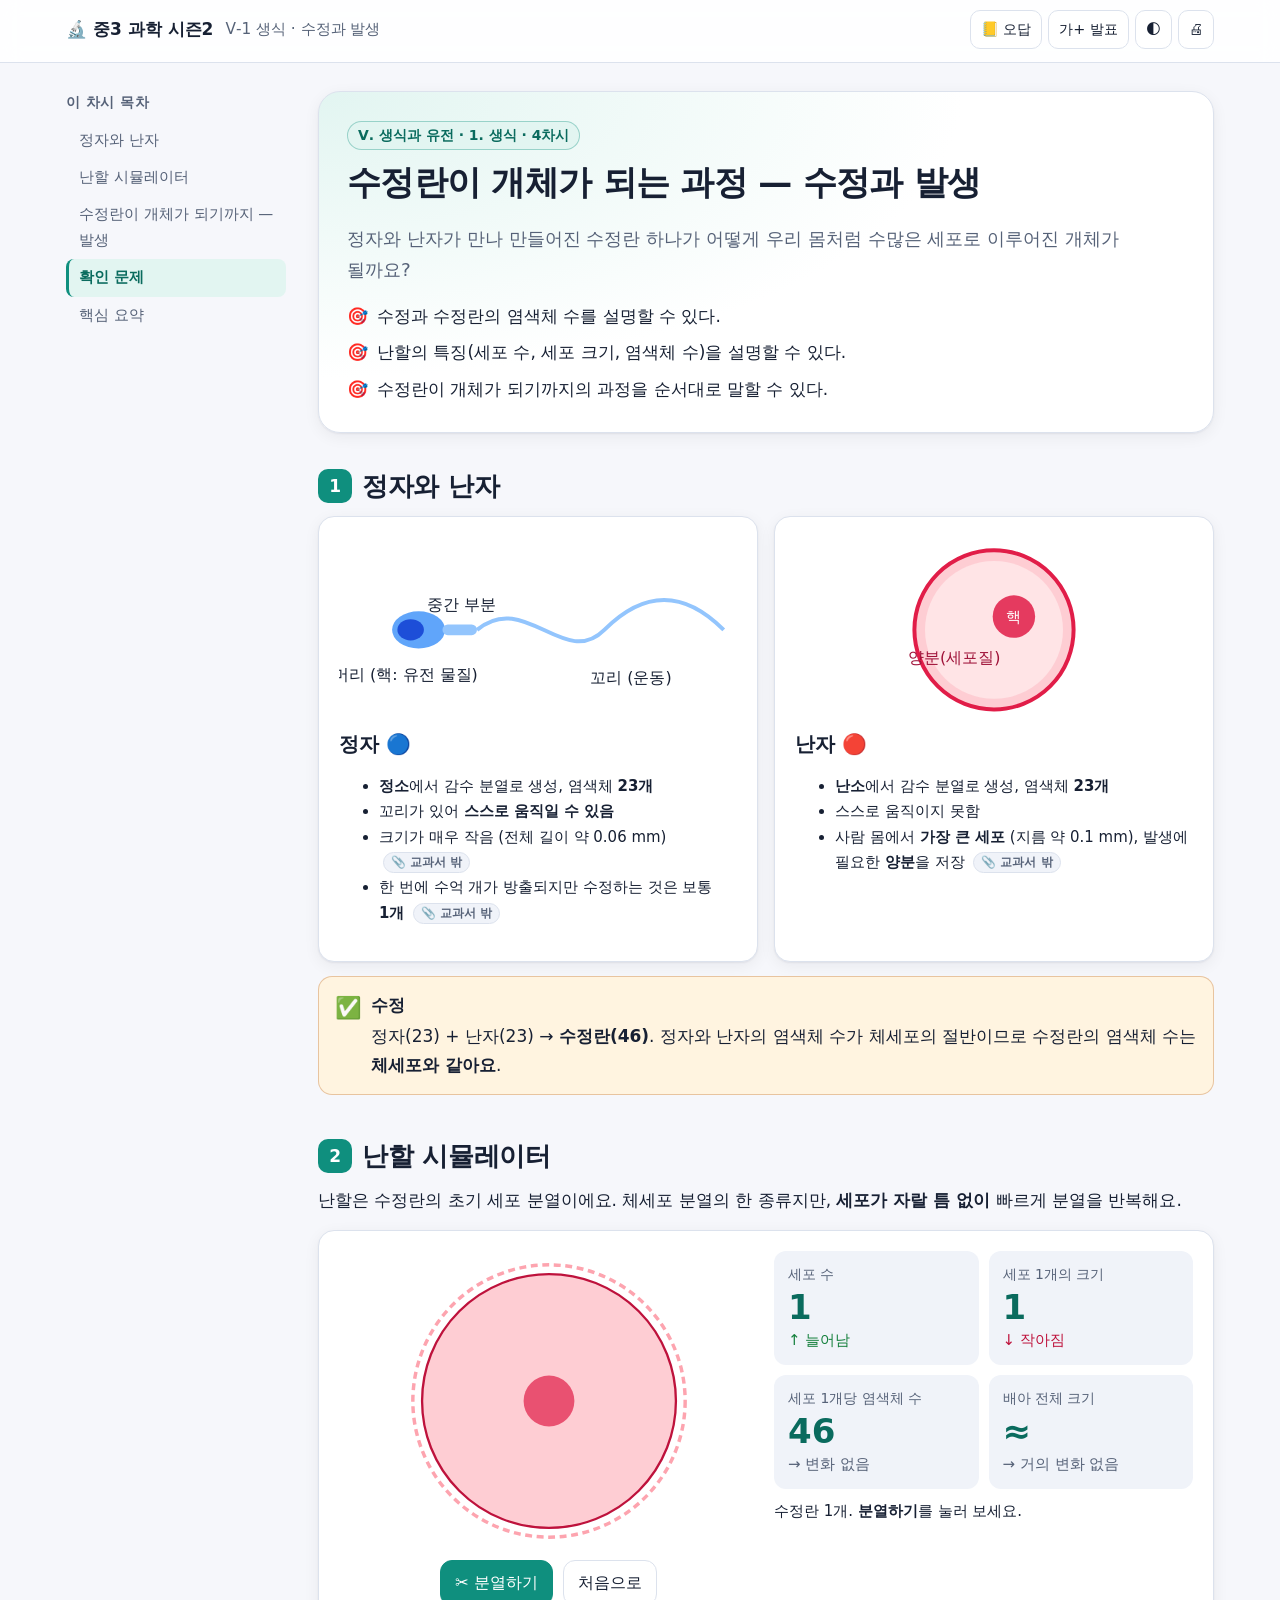
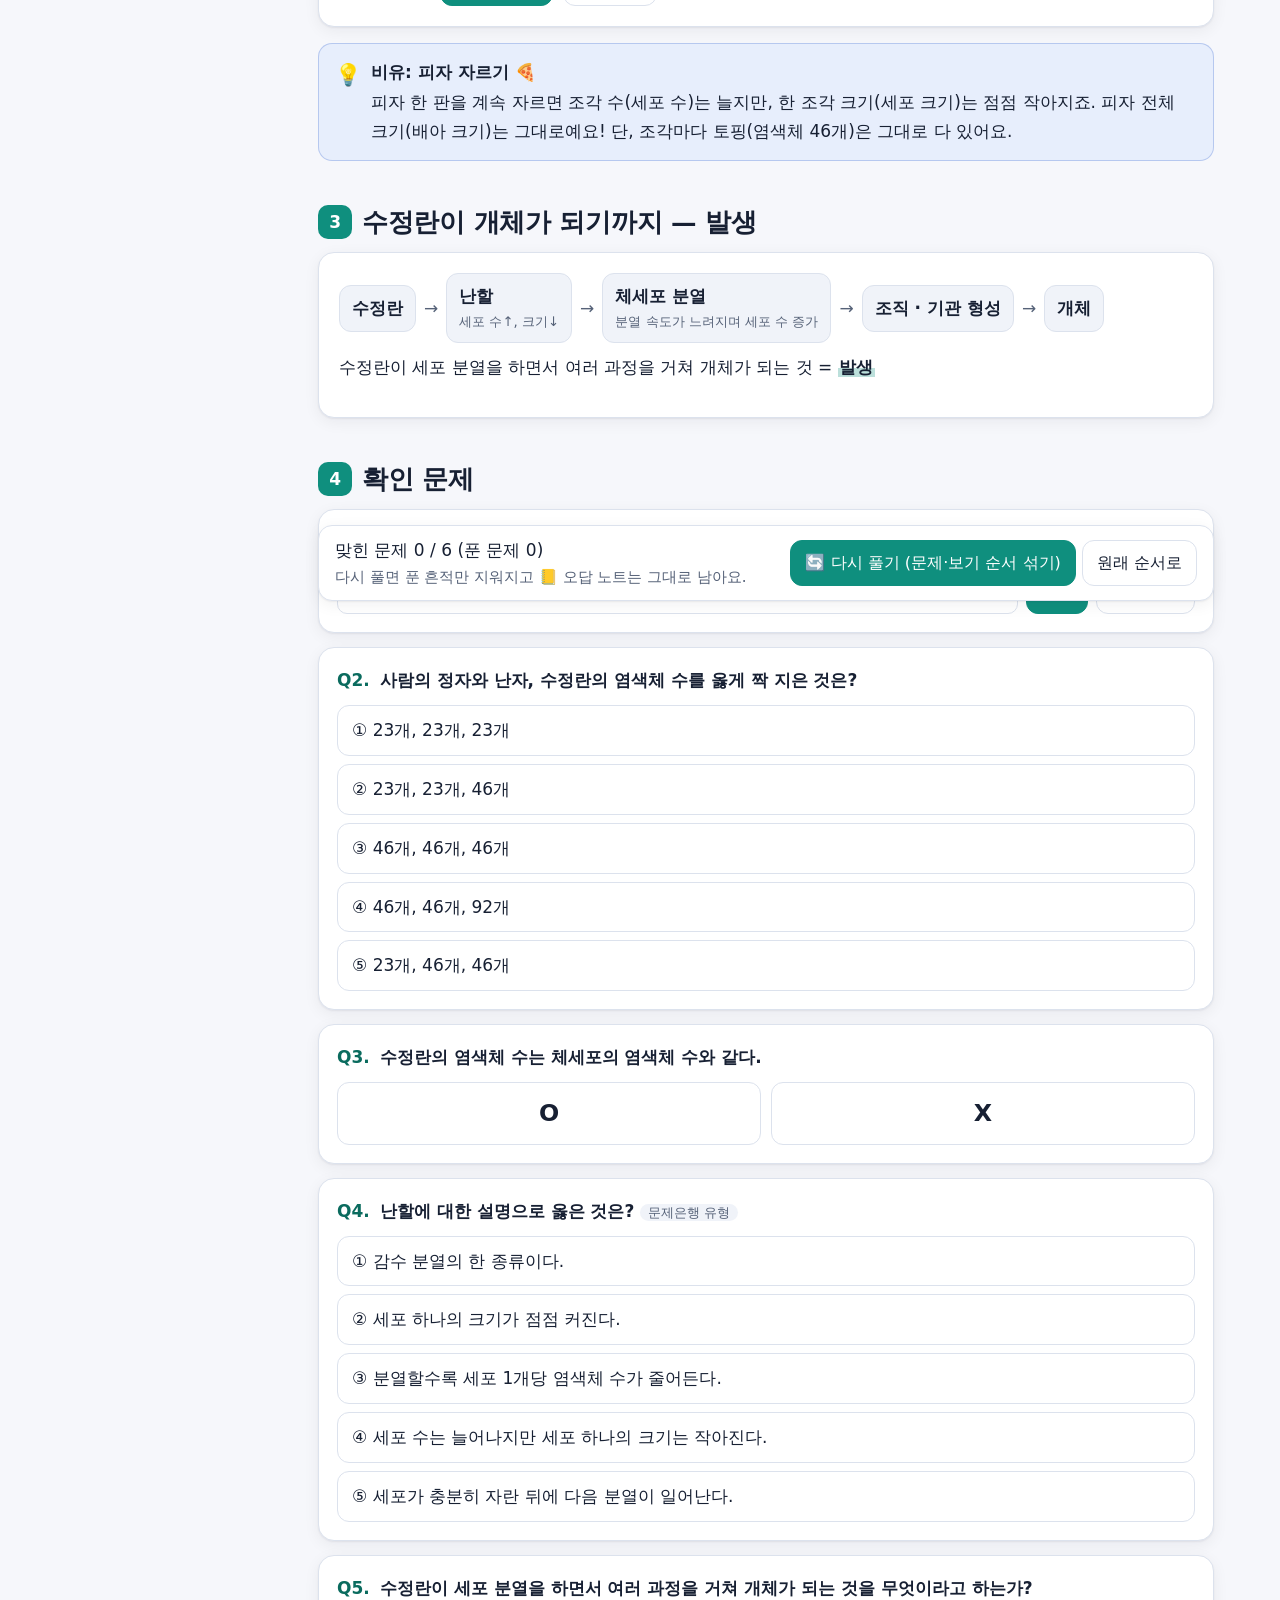
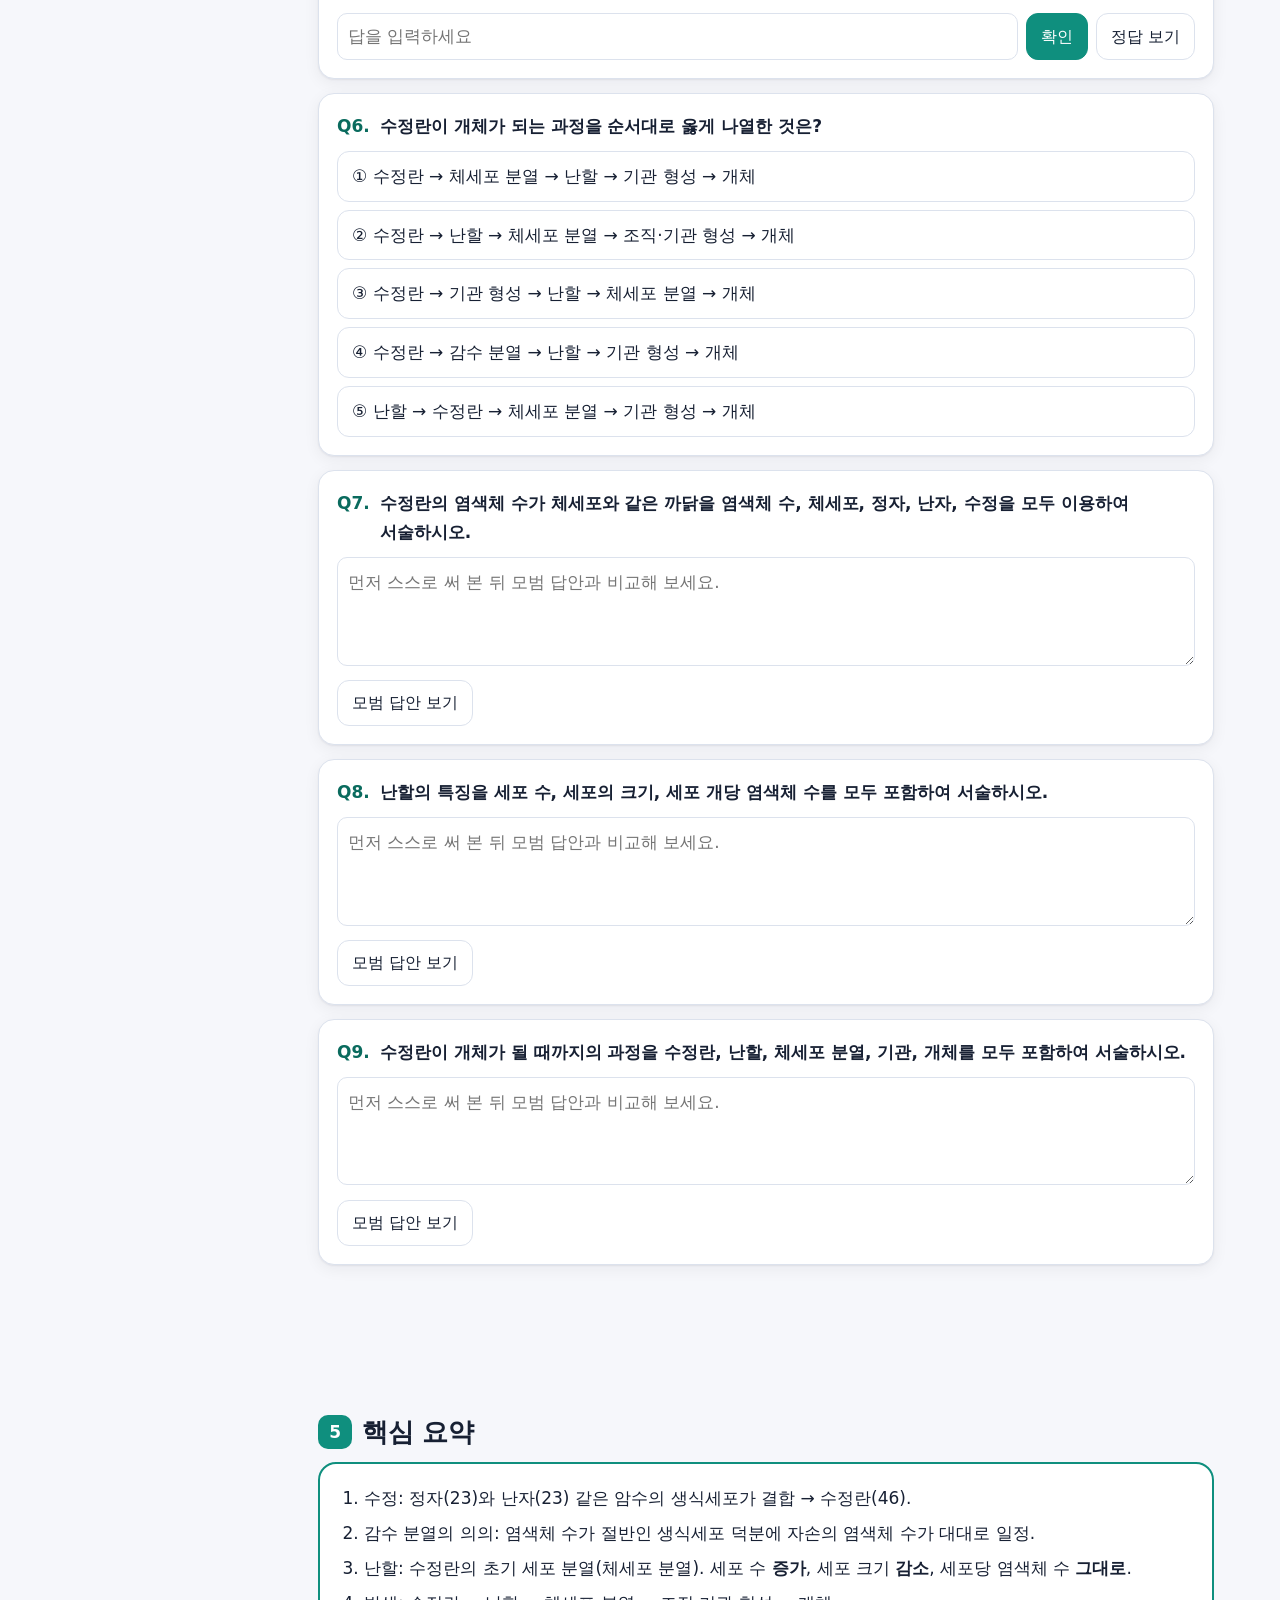
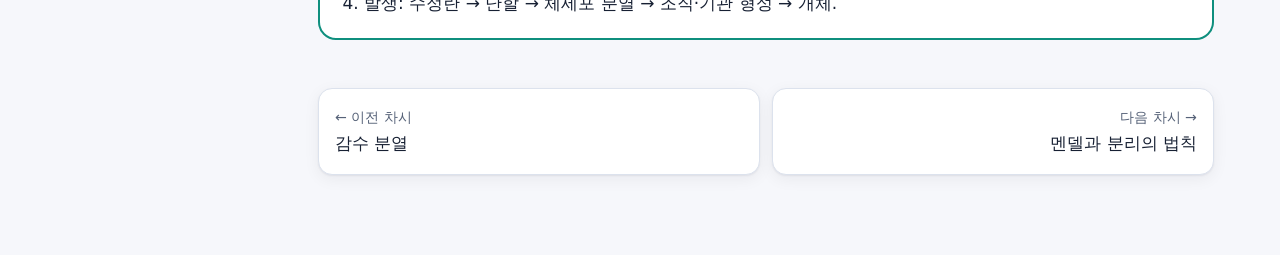
<file: 03-development.html>
<!doctype html>
<html lang="ko">
<head>
<meta charset="utf-8">
<meta name="viewport" content="width=device-width, initial-scale=1">
<title>수정과 발생</title>
<link rel="stylesheet" href="assets/style.css">
<script src="assets/common.js"></script>
<style>
  .flow { display: flex; flex-wrap: wrap; gap: 8px; align-items: center; }
  .flow .node { background: var(--surface-2); border: 1px solid var(--border); border-radius: 12px; padding: 8px 12px; font-weight: 700; }
  .flow .node small { display: block; font-weight: 400; color: var(--muted); font-size: .78rem; }
  .flow .arr { color: var(--muted); }
</style>
</head>
<body class="unit-repro">
<div class="page">
<nav class="toc"></nav>
<main>

<div class="hero">
  <span class="unit">Ⅴ. 생식과 유전 · 1. 생식 · 4차시</span>
  <h1>수정란이 개체가 되는 과정 — 수정과 발생</h1>
  <p class="lead">정자와 난자가 만나 만들어진 수정란 하나가 어떻게 우리 몸처럼 수많은 세포로 이루어진 개체가 될까요?</p>
  <ul class="goals">
    <li>수정과 수정란의 염색체 수를 설명할 수 있다.</li>
    <li>난할의 특징(세포 수, 세포 크기, 염색체 수)을 설명할 수 있다.</li>
    <li>수정란이 개체가 되기까지의 과정을 순서대로 말할 수 있다.</li>
  </ul>
</div>

<section class="block" id="cells">
  <h2><span class="num">1</span>정자와 난자</h2>
  <div class="grid-2">
    <div class="card">
      <svg viewBox="0 0 300 140" aria-label="정자 모양">
        <ellipse cx="60" cy="70" rx="20" ry="14" fill="#60a5fa"/>
        <ellipse cx="54" cy="70" rx="10" ry="8" fill="#1d4ed8"/>
        <rect x="78" y="66" width="26" height="8" rx="4" fill="#93c5fd"/>
        <path d="M104 70 C 140 40, 170 100, 200 70 S 260 40, 290 70" fill="none" stroke="#93c5fd" stroke-width="3"/>
        <text x="50" y="108" font-size="12" fill="currentColor" text-anchor="middle">머리 (핵: 유전 물질)</text>
        <text x="92" y="55" font-size="12" fill="currentColor" text-anchor="middle">중간 부분</text>
        <text x="220" y="110" font-size="12" fill="currentColor" text-anchor="middle">꼬리 (운동)</text>
      </svg>
      <h3>정자 🔵</h3>
      <ul class="small">
        <li><b>정소</b>에서 감수 분열로 생성, 염색체 <b>23개</b></li>
        <li>꼬리가 있어 <b>스스로 움직일 수 있음</b></li>
        <li>크기가 매우 작음 (전체 길이 약 0.06 mm) <span class="xtag"></span></li>
        <li>한 번에 수억 개가 방출되지만 수정하는 것은 보통 <b>1개</b> <span class="xtag"></span></li>
      </ul>
    </div>
    <div class="card">
      <svg viewBox="0 0 300 140" aria-label="난자 모양">
        <circle cx="150" cy="70" r="60" fill="#fecdd3" stroke="#e11d48" stroke-width="3"/>
        <circle cx="150" cy="70" r="52" fill="#ffe4e6"/>
        <circle cx="165" cy="60" r="16" fill="#e11d48" opacity=".85"/>
        <text x="165" y="64" font-size="11" fill="#fff" text-anchor="middle">핵</text>
        <text x="120" y="95" font-size="12" fill="#9f1239" text-anchor="middle">양분(세포질)</text>
      </svg>
      <h3>난자 🔴</h3>
      <ul class="small">
        <li><b>난소</b>에서 감수 분열로 생성, 염색체 <b>23개</b></li>
        <li>스스로 움직이지 못함</li>
        <li>사람 몸에서 <b>가장 큰 세포</b> (지름 약 0.1 mm), 발생에 필요한 <b>양분</b>을 저장 <span class="xtag"></span></li>
      </ul>
    </div>
  </div>
  <div class="callout exam"><span class="t">수정</span>
    정자(23) + 난자(23) → <b>수정란(46)</b>. 정자와 난자의 염색체 수가 체세포의 절반이므로 수정란의 염색체 수는 <b>체세포와 같아요</b>.
  </div>
</section>

<section class="block" id="cleavage">
  <h2><span class="num">2</span>난할 시뮬레이터</h2>
  <p>난할은 수정란의 초기 세포 분열이에요. 체세포 분열의 한 종류지만, <b>세포가 자랄 틈 없이</b> 빠르게 분열을 반복해요.</p>
  <div class="card">
    <div class="grid-2">
      <div class="center">
        <svg viewBox="0 0 260 260" id="clv" style="max-width:300px" aria-label="난할이 진행되는 배아"></svg>
        <div class="row" style="justify-content:center">
          <button class="btn primary" id="clv-go">✂️ 분열하기</button>
          <button class="btn" id="clv-reset">처음으로</button>
        </div>
      </div>
      <div>
        <div class="grid-2" style="gap:10px">
          <div class="stat"><div class="lbl">세포 수</div><div class="big-num" id="c-n">1</div><div class="small ok" style="color:var(--ok)">↑ 늘어남</div></div>
          <div class="stat"><div class="lbl">세포 1개의 크기</div><div class="big-num" id="c-s">1</div><div class="small" style="color:var(--bad)">↓ 작아짐</div></div>
          <div class="stat"><div class="lbl">세포 1개당 염색체 수</div><div class="big-num">46</div><div class="small muted">→ 변화 없음</div></div>
          <div class="stat"><div class="lbl">배아 전체 크기</div><div class="big-num">≈</div><div class="small muted">→ 거의 변화 없음</div></div>
        </div>
        <p class="small" id="c-msg" style="margin-top:10px"></p>
      </div>
    </div>
  </div>
  <div class="callout analogy"><span class="t">비유: 피자 자르기 🍕</span>
    피자 한 판을 계속 자르면 조각 수(세포 수)는 늘지만, 한 조각 크기(세포 크기)는 점점 작아지죠. 피자 전체 크기(배아 크기)는 그대로예요! 단, 조각마다 토핑(염색체 46개)은 그대로 다 있어요.
  </div>
</section>

<section class="block" id="growth">
  <h2><span class="num">3</span>수정란이 개체가 되기까지 — 발생</h2>
  <div class="card">
    <div class="flow">
      <span class="node">수정란</span><span class="arr">→</span>
      <span class="node">난할<small>세포 수↑, 크기↓</small></span><span class="arr">→</span>
      <span class="node">체세포 분열<small>분열 속도가 느려지며 세포 수 증가</small></span><span class="arr">→</span>
      <span class="node">조직 · 기관 형성</span><span class="arr">→</span>
      <span class="node">개체</span>
    </div>
    <p style="margin-top:10px">수정란이 세포 분열을 하면서 여러 과정을 거쳐 개체가 되는 것 = <span class="hl"><b>발생</b></span></p>
  </div>
</section>

<section class="block" id="check">
  <h2><span class="num">4</span>확인 문제</h2>
  <div id="quiz"></div>
</section>

<section class="block" id="sum">
  <h2><span class="num">5</span>핵심 요약</h2>
  <div class="summary">
    <ol>
      <li>수정: 정자(23)와 난자(23) 같은 암수의 생식세포가 결합 → 수정란(46).</li>
      <li>감수 분열의 의의: 염색체 수가 절반인 생식세포 덕분에 자손의 염색체 수가 대대로 일정.</li>
      <li>난할: 수정란의 초기 세포 분열(체세포 분열). 세포 수 <b>증가</b>, 세포 크기 <b>감소</b>, 세포당 염색체 수 <b>그대로</b>.</li>
      <li>발생: 수정란 → 난할 → 체세포 분열 → 조직·기관 형성 → 개체.</li>
    </ol>
  </div>
</section>

</main>
</div>

<script>
(function () {
  /* ---------- 난할 ---------- */
  var n = 1;
  function drawClv() {
    var cx = 130, cy = 130, R = 110;
    var s = '<circle cx="' + cx + '" cy="' + cy + '" r="' + (R + 8) + '" fill="none" stroke="#fda4af" stroke-width="3" stroke-dasharray="6 4"/>';
    if (n === 1) {
      s += '<circle cx="' + cx + '" cy="' + cy + '" r="' + R + '" fill="#fecdd3" stroke="#be123c" stroke-width="2"/><circle cx="' + cx + '" cy="' + cy + '" r="22" fill="#e11d48" opacity=".7"/>';
    } else {
      var r = R / Math.sqrt(n) * 0.93;
      for (var i = 0; i < n; i++) {
        var rr = (R - r) * Math.sqrt((i + 0.5) / n) * 1.02, th = i * 2.39996;
        var x = cx + rr * Math.cos(th), y = cy + rr * Math.sin(th);
        s += '<circle cx="' + x + '" cy="' + y + '" r="' + r + '" fill="#fecdd3" stroke="#be123c" stroke-width="1.2"/>';
        if (r > 6) s += '<circle cx="' + x + '" cy="' + y + '" r="' + (r * .28) + '" fill="#e11d48" opacity=".6"/>';
      }
    }
    document.getElementById("clv").innerHTML = s;
    document.getElementById("c-n").textContent = n;
    document.getElementById("c-s").textContent = n === 1 ? "1" : "1/" + n;
    document.getElementById("c-msg").innerHTML = n === 1 ? "수정란 1개. <b>분열하기</b>를 눌러 보세요."
      : n >= 64 ? "세포가 " + n + "개가 되었지만 배아 전체 크기는 처음과 거의 같아요. 이후 체세포 분열로 세포 수를 늘리며 조직과 기관이 만들어져요."
      : "세포 " + n + "개. 세포 하나의 부피는 처음의 1/" + n + "로 줄었어요.";
    document.getElementById("clv-go").disabled = n >= 64;
  }
  document.getElementById("clv-go").onclick = function () { n *= 2; drawClv(); };
  document.getElementById("clv-reset").onclick = function () { n = 1; drawClv(); };
  drawClv();

  /* ---------- 문제 ---------- */
  S2.quiz("quiz", [
    { t: "short", q: "정자와 난자 같은 암수의 생식세포가 결합하는 것을 무엇이라고 하는가?", a: ["수정"], e: "" },
    { t: "mc", q: "사람의 정자와 난자, 수정란의 염색체 수를 옳게 짝 지은 것은?", o: ["23개, 23개, 23개", "23개, 23개, 46개", "46개, 46개, 46개", "46개, 46개, 92개", "23개, 46개, 46개"], a: 1, e: "생식세포는 체세포의 절반(23), 수정란은 23 + 23 = 46" },
    { t: "ox", q: "수정란의 염색체 수는 체세포의 염색체 수와 같다.", a: true, e: "23 + 23 = 46" },
    { t: "mc", q: "난할에 대한 설명으로 옳은 것은?", tag: "문제은행 유형",
      o: ["감수 분열의 한 종류이다.", "세포 하나의 크기가 점점 커진다.", "분열할수록 세포 1개당 염색체 수가 줄어든다.", "세포 수는 늘어나지만 세포 하나의 크기는 작아진다.", "세포가 충분히 자란 뒤에 다음 분열이 일어난다."], a: 3,
      e: "난할은 <b>체세포 분열</b>이라서 염색체 수는 그대로이고, 세포가 자랄 틈 없이 분열하니 크기는 작아져요." },
    { t: "short", q: "수정란이 세포 분열을 하면서 여러 과정을 거쳐 개체가 되는 것을 무엇이라고 하는가?", a: ["발생"], e: "" },
    { t: "mc", q: "수정란이 개체가 되는 과정을 순서대로 옳게 나열한 것은?", o: ["수정란 → 체세포 분열 → 난할 → 기관 형성 → 개체", "수정란 → 난할 → 체세포 분열 → 조직·기관 형성 → 개체", "수정란 → 기관 형성 → 난할 → 체세포 분열 → 개체", "수정란 → 감수 분열 → 난할 → 기관 형성 → 개체", "난할 → 수정란 → 체세포 분열 → 기관 형성 → 개체"], a: 1, e: "" },
    { t: "essay", q: "수정란의 염색체 수가 체세포와 같은 까닭을 <b>염색체 수, 체세포, 정자, 난자, 수정</b>을 모두 이용하여 서술하시오.",
      a: "<b>정자</b>와 <b>난자</b>는 감수 분열로 만들어져 <b>염색체 수</b>가 <b>체세포</b>의 절반이므로, 이들이 <b>수정</b>하여 만들어진 수정란의 염색체 수는 체세포와 같다." },
    { t: "essay", q: "난할의 특징을 <b>세포 수, 세포의 크기, 세포 개당 염색체 수</b>를 모두 포함하여 서술하시오.",
      a: "난할이 진행될수록 <b>세포 수는 늘어나지만</b>, 세포가 자라는 시기 없이 분열을 빠르게 반복하므로 <b>세포의 크기는 점점 작아진다</b>. 체세포 분열이므로 <b>세포 개당 염색체 수는 변하지 않는다</b>." },
    { t: "essay", q: "수정란이 개체가 될 때까지의 과정을 <b>수정란, 난할, 체세포 분열, 기관, 개체</b>를 모두 포함하여 서술하시오.",
      a: "<b>수정란</b>은 <b>난할</b>을 거쳐 세포 수를 늘리고, 이후 <b>체세포 분열</b>로 세포 수가 늘어나면서 여러 조직과 <b>기관</b>이 형성되어 하나의 <b>개체</b>가 된다." }
  ]);
})();
</script>
</body>
</html>
</file>
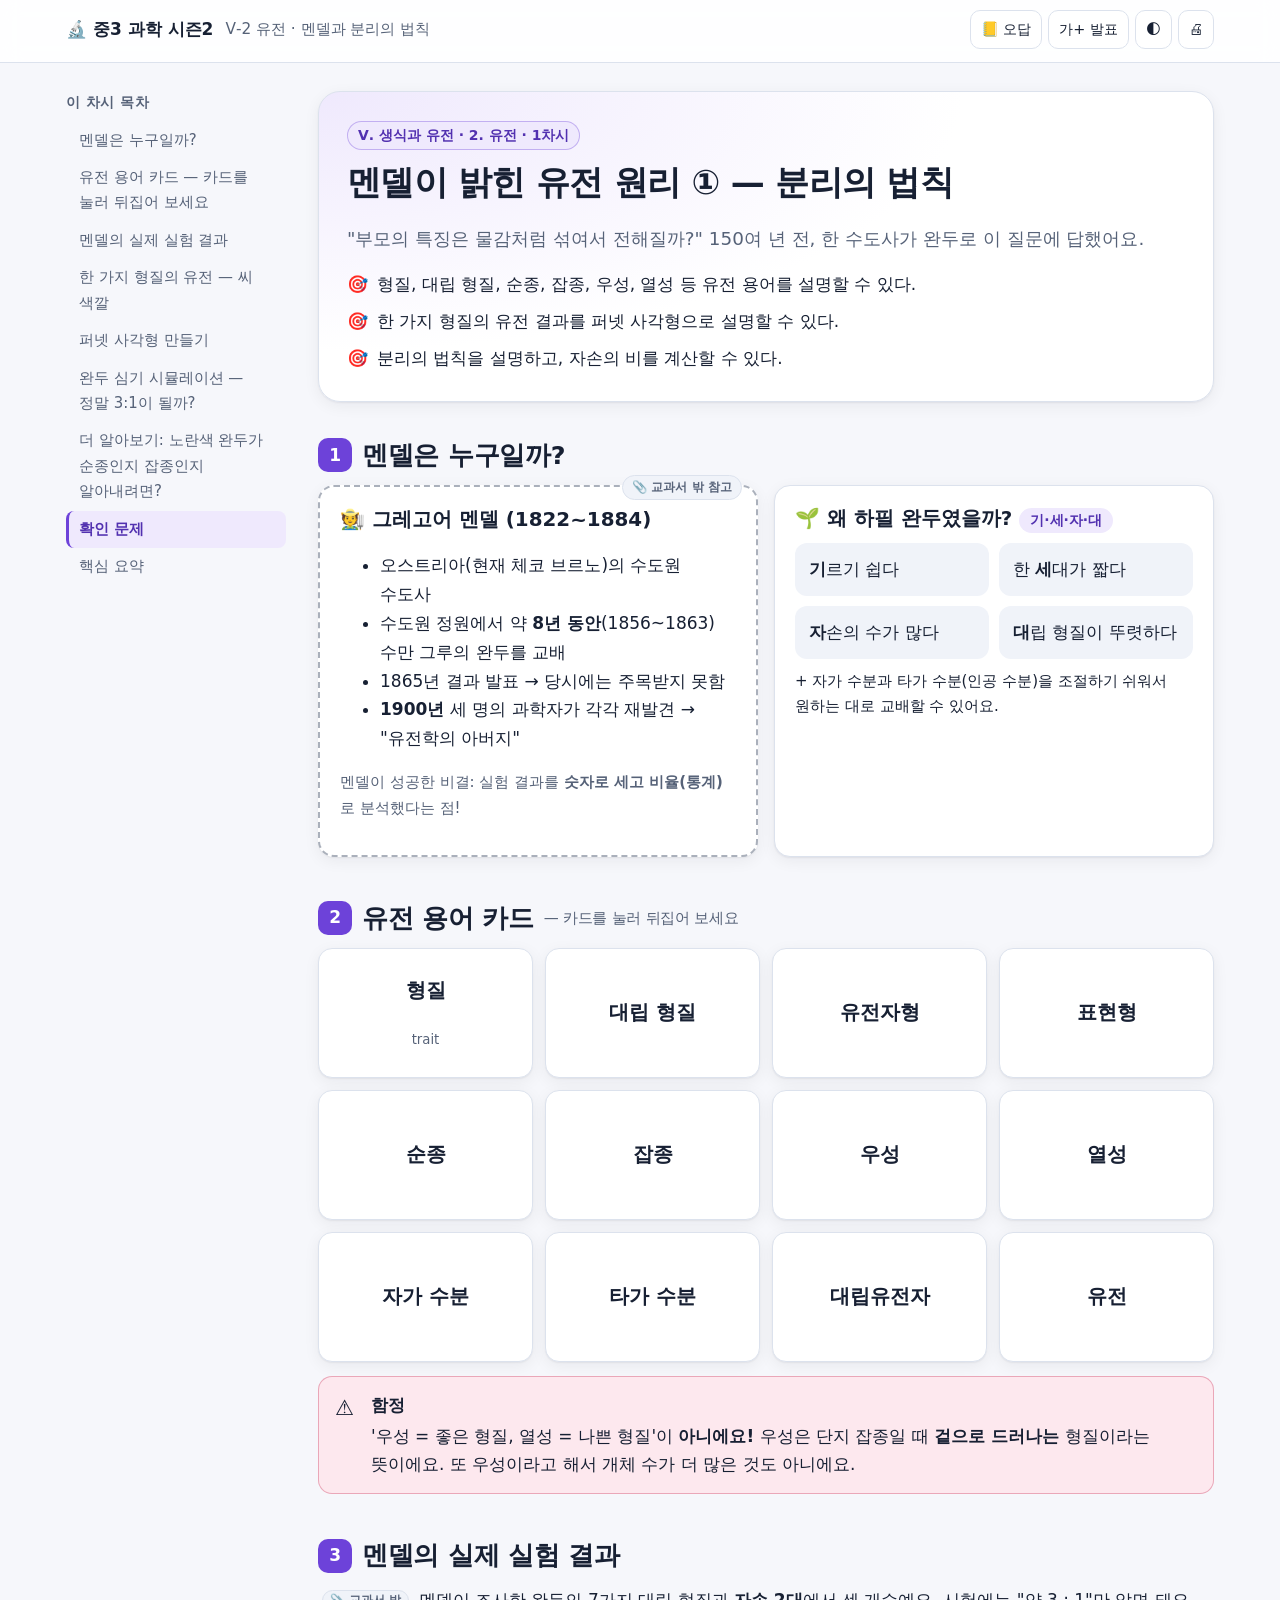
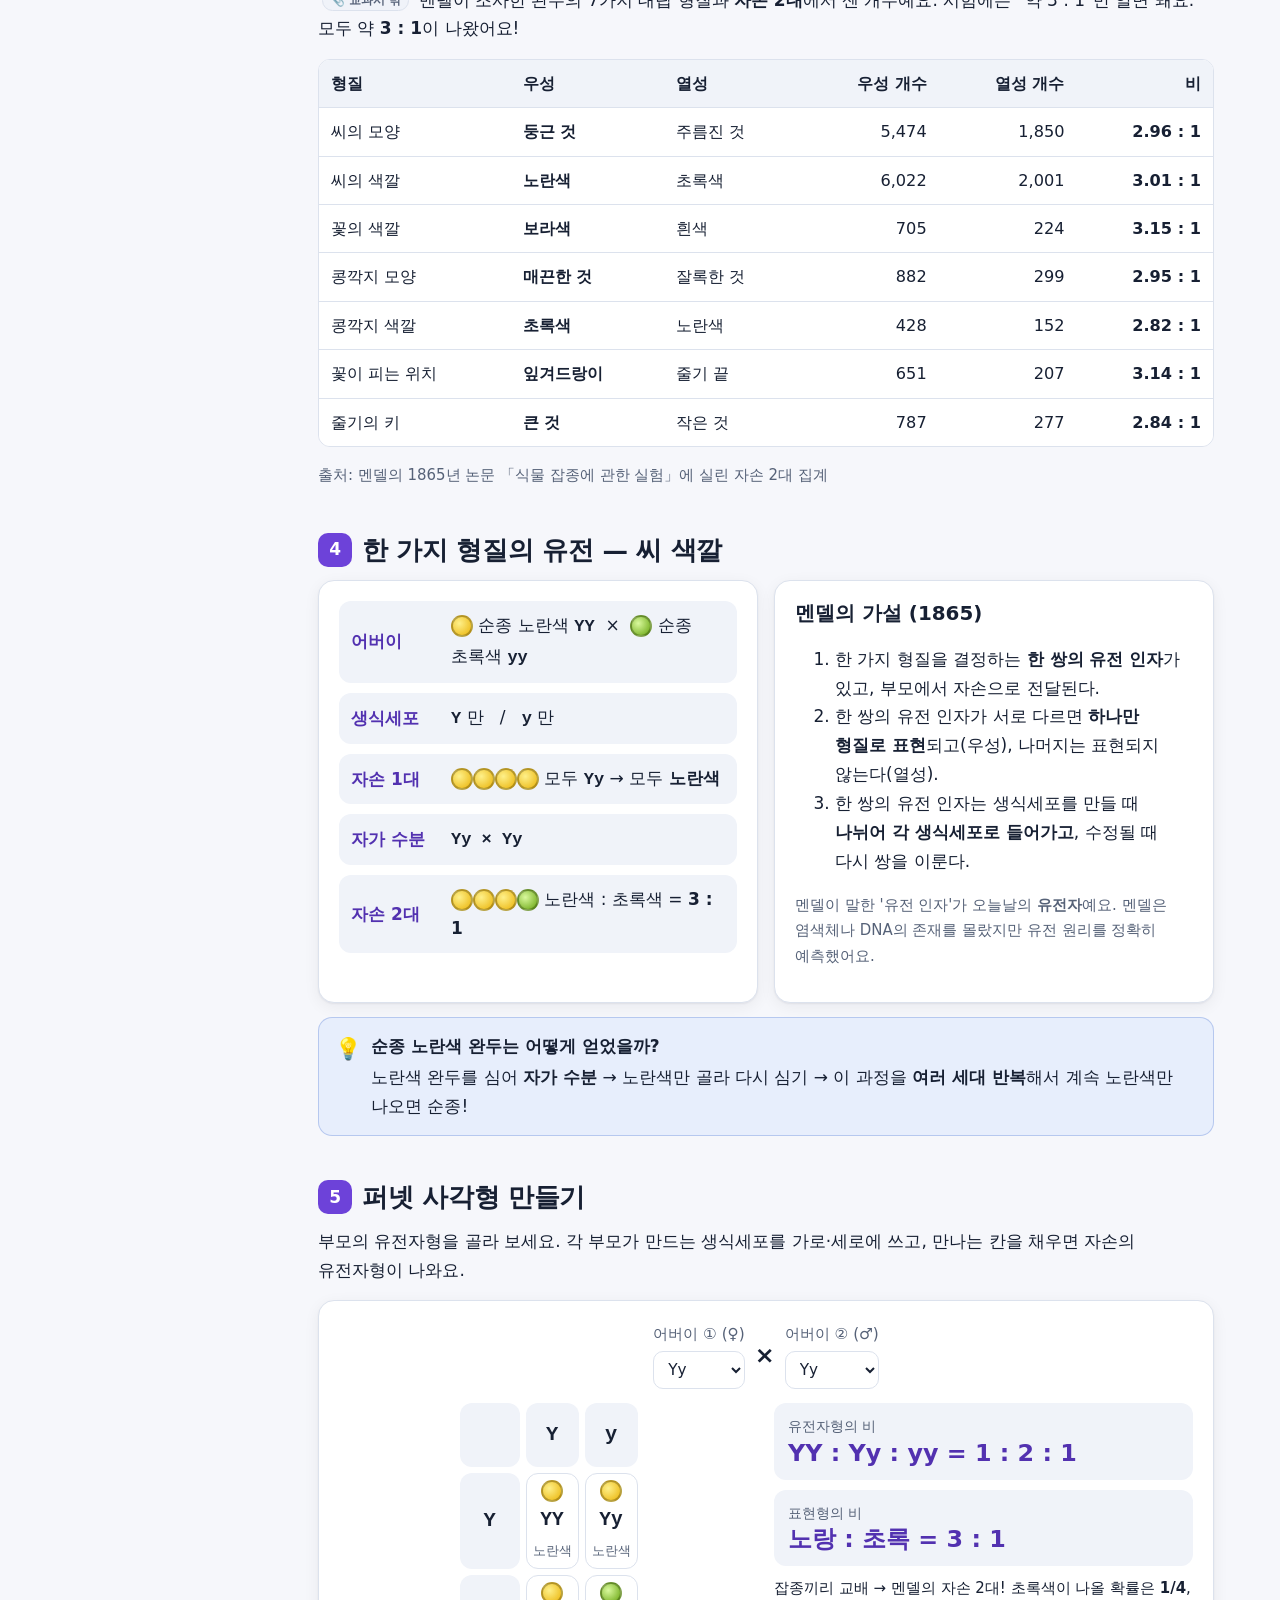
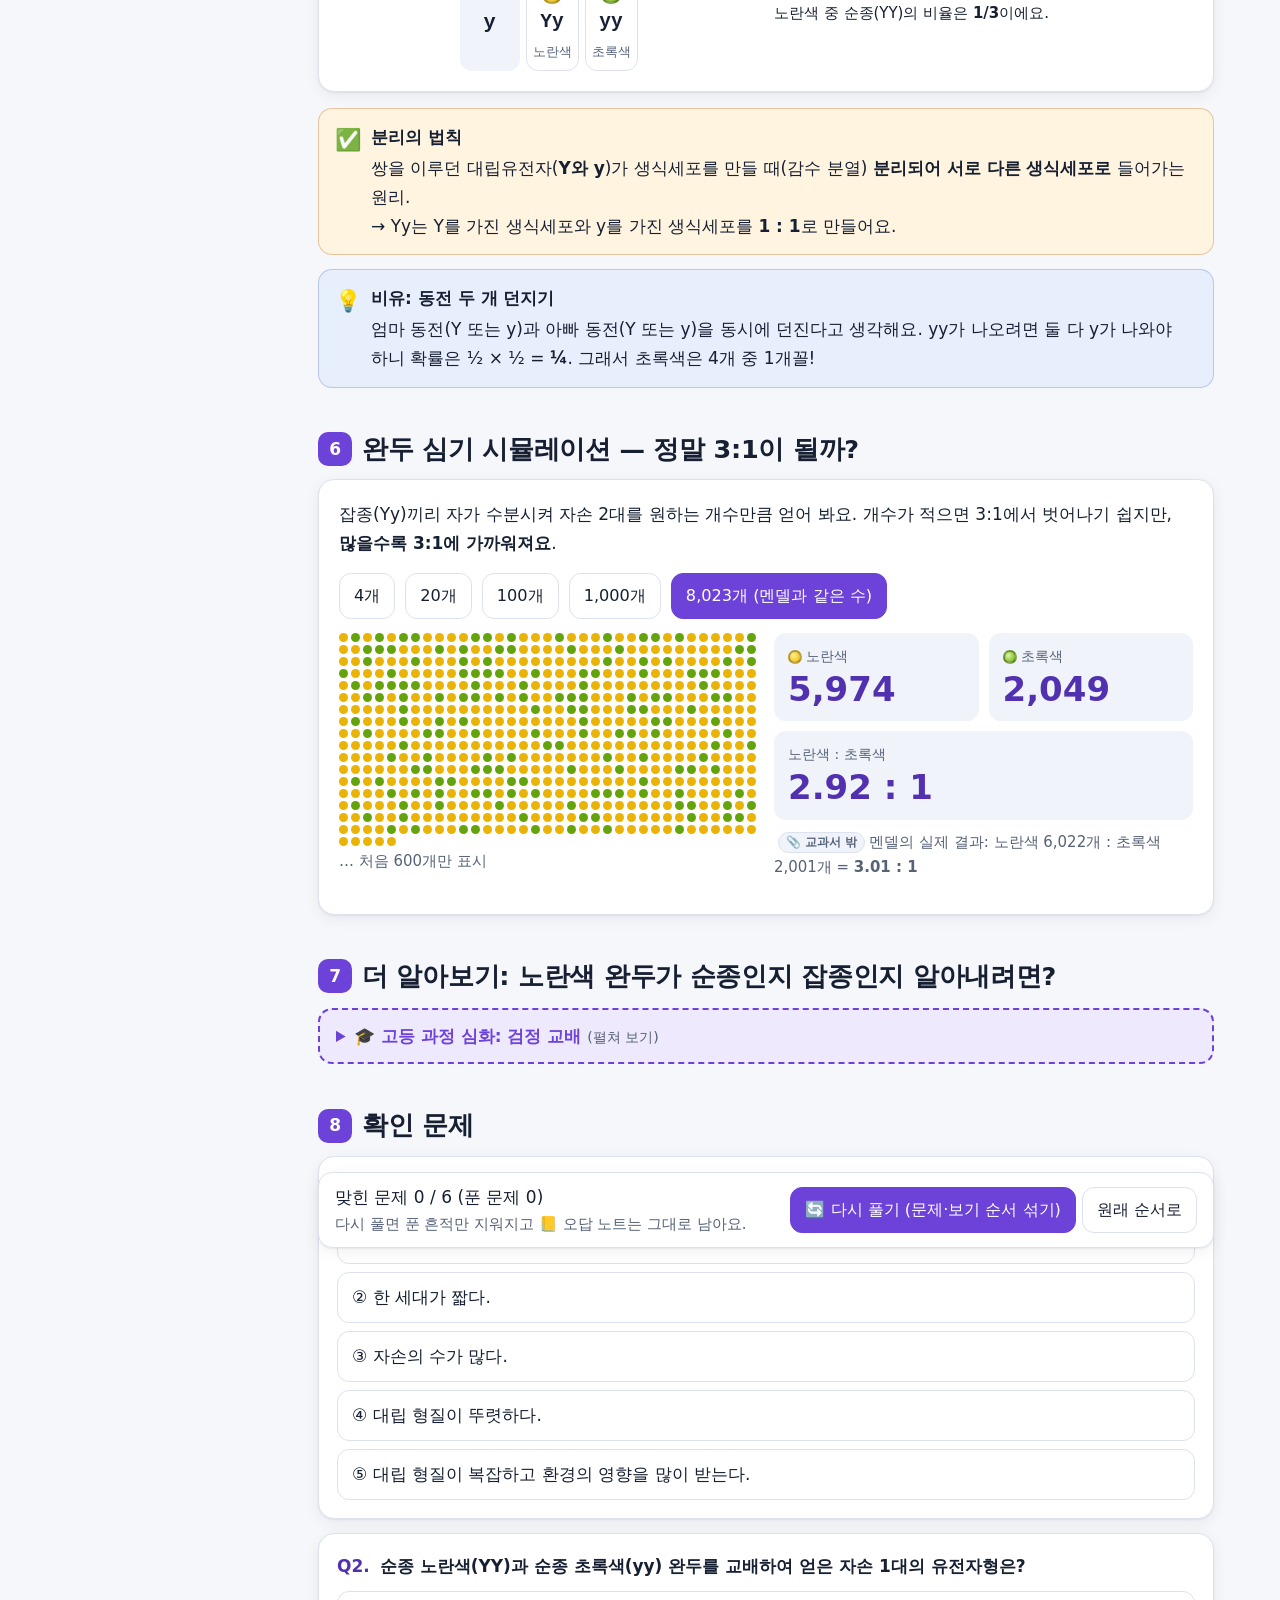
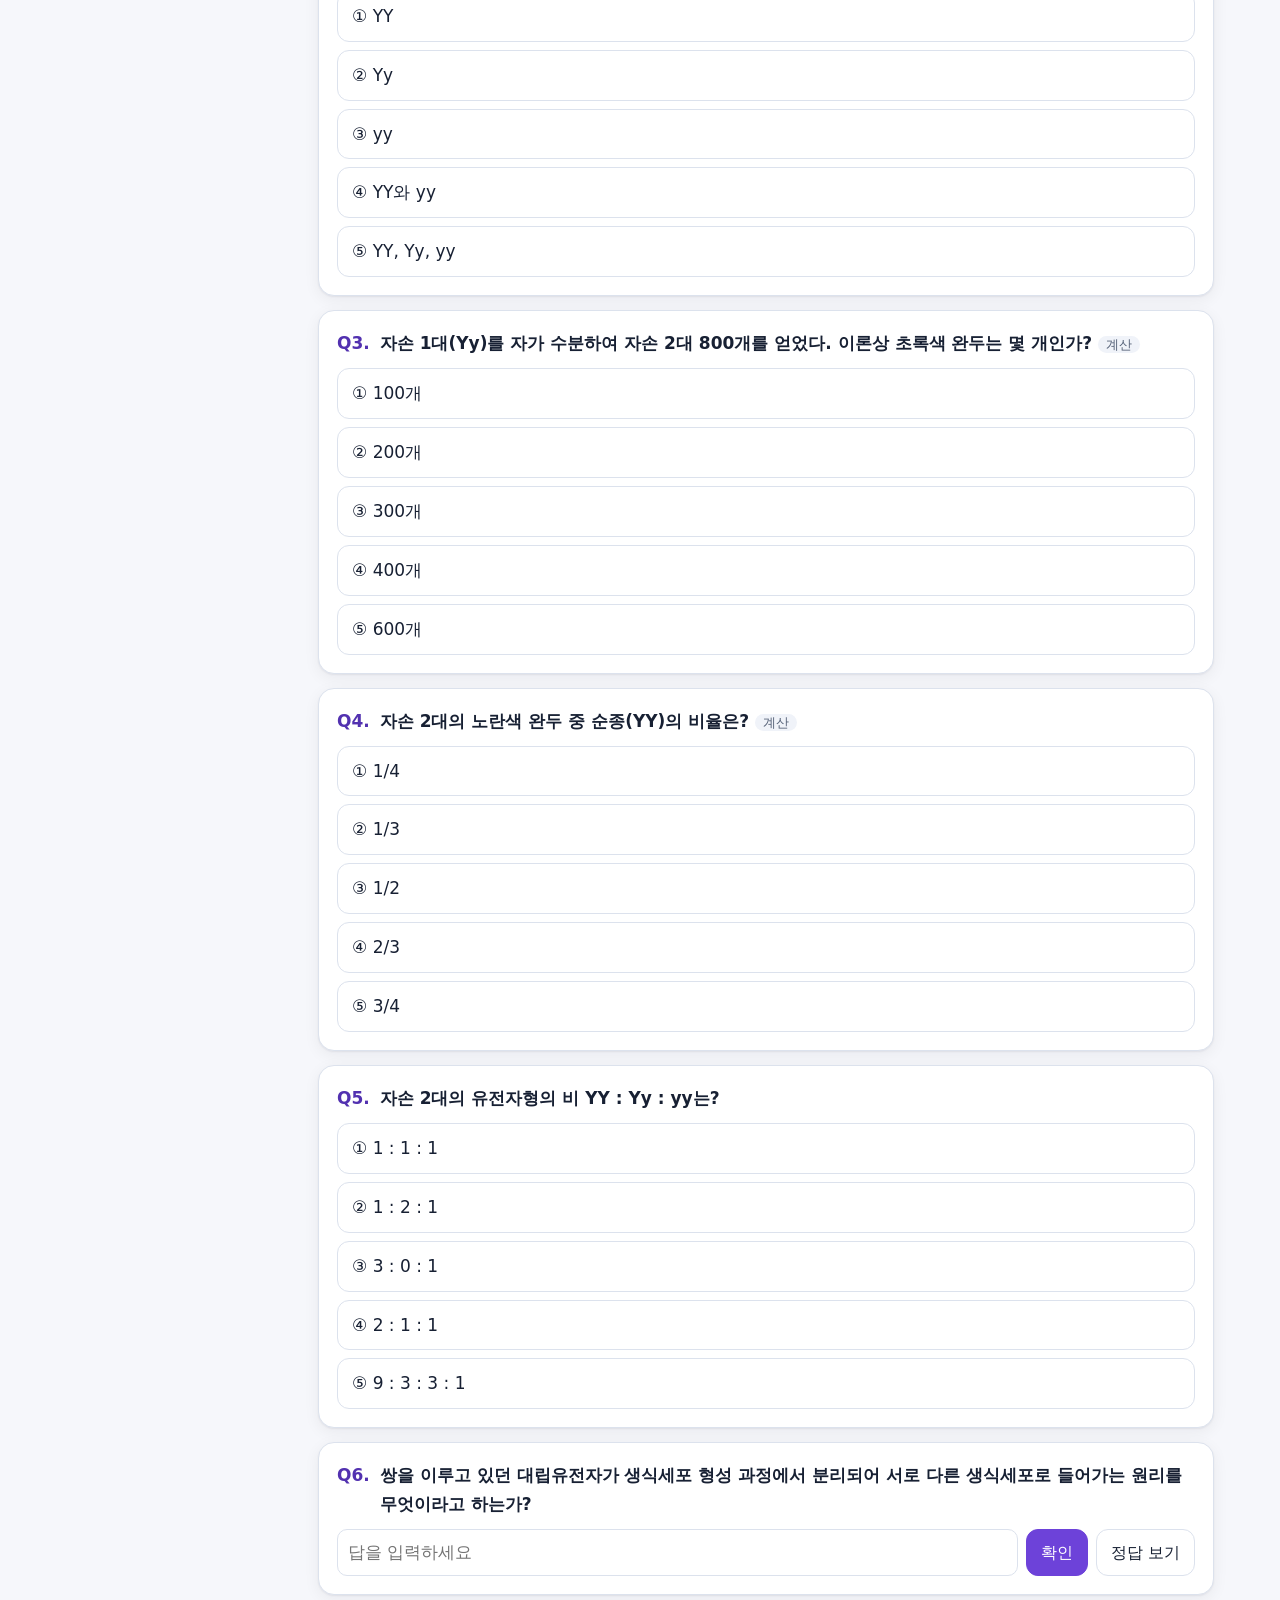
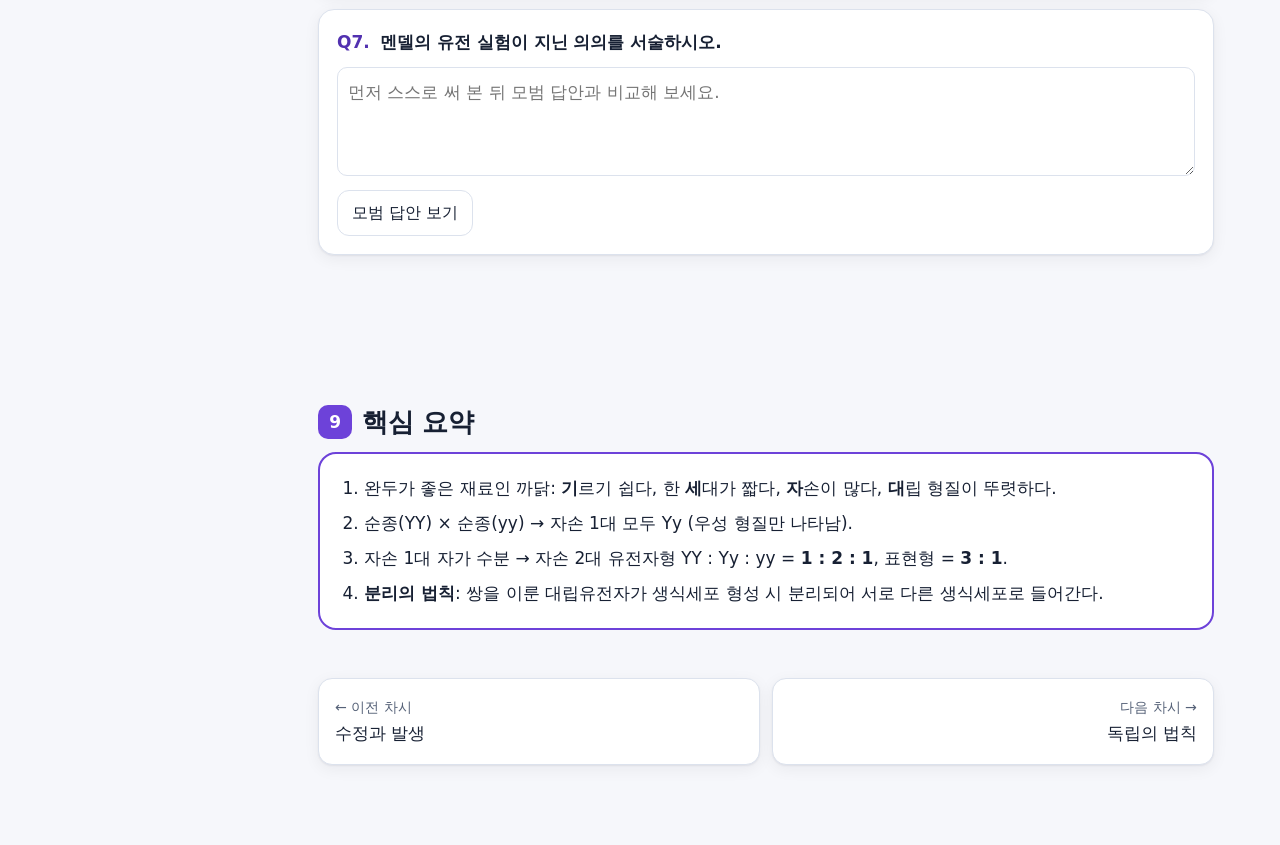
<file: 04-mendel.html>
<!doctype html>
<html lang="ko">
<head>
<meta charset="utf-8">
<meta name="viewport" content="width=device-width, initial-scale=1">
<title>멘델과 분리의 법칙</title>
<link rel="stylesheet" href="assets/style.css">
<script src="assets/common.js"></script>
<style>
  .punnett { display: grid; grid-template-columns: 60px repeat(2, minmax(0, 1fr)); gap: 6px; max-width: 420px; margin: 0 auto; }
  .punnett > div { border-radius: 12px; display: grid; place-items: center; min-height: 64px; text-align: center; font-weight: 800; }
  .punnett .h { background: var(--surface-2); font-family: var(--mono); font-size: 1.2rem; }
  .punnett .cell { background: var(--surface); border: 1px solid var(--border); font-family: var(--mono); font-size: 1.15rem; gap: 2px; padding: 6px; }
  .punnett .cell small { font-family: var(--font); font-weight: 400; font-size: .78rem; color: var(--muted); }
  .pea { display: inline-block; width: 22px; height: 22px; border-radius: 50%; border: 2px solid rgba(0,0,0,.25); vertical-align: middle; }
  .pea.Y { background: radial-gradient(circle at 35% 35%, #fef08a, #eab308); }
  .pea.g { background: radial-gradient(circle at 35% 35%, #d9f99d, #65a30d); }
  .dots { display: flex; flex-wrap: wrap; gap: 3px; align-content: flex-start; }
  .dots i { width: 9px; height: 9px; border-radius: 50%; display: block; }
  .gen-flow { display: grid; grid-template-columns: 1fr; gap: 10px; }
  .gen-flow .lv { display: grid; grid-template-columns: 90px 1fr; gap: 10px; align-items: center; background: var(--surface-2); border-radius: 12px; padding: 10px 12px; }
  .gen-flow .lv b.l { color: var(--accent-ink); }
</style>
</head>
<body class="unit-gene">
<div class="page">
<nav class="toc"></nav>
<main>

<div class="hero">
  <span class="unit">Ⅴ. 생식과 유전 · 2. 유전 · 1차시</span>
  <h1>멘델이 밝힌 유전 원리 ① — 분리의 법칙</h1>
  <p class="lead">"부모의 특징은 물감처럼 섞여서 전해질까?" 150여 년 전, 한 수도사가 완두로 이 질문에 답했어요.</p>
  <ul class="goals">
    <li>형질, 대립 형질, 순종, 잡종, 우성, 열성 등 유전 용어를 설명할 수 있다.</li>
    <li>한 가지 형질의 유전 결과를 퍼넷 사각형으로 설명할 수 있다.</li>
    <li>분리의 법칙을 설명하고, 자손의 비를 계산할 수 있다.</li>
  </ul>
</div>

<section class="block" id="mendel">
  <h2><span class="num">1</span>멘델은 누구일까?</h2>
  <div class="grid-2">
    <div class="card extra">
      <h3>🧑‍🌾 그레고어 멘델 (1822~1884)</h3>
      <ul>
        <li>오스트리아(현재 체코 브르노)의 수도원 수도사</li>
        <li>수도원 정원에서 약 <b>8년 동안</b>(1856~1863) 수만 그루의 완두를 교배</li>
        <li>1865년 결과 발표 → 당시에는 주목받지 못함</li>
        <li><b>1900년</b> 세 명의 과학자가 각각 재발견 → "유전학의 아버지"</li>
      </ul>
      <p class="small muted">멘델이 성공한 비결: 실험 결과를 <b>숫자로 세고 비율(통계)</b>로 분석했다는 점!</p>
    </div>
    <div class="card">
      <h3>🌱 왜 하필 완두였을까? <span class="chip acc">기·세·자·대</span></h3>
      <div class="grid-2" style="gap:10px">
        <div class="stat"><b>기</b>르기 쉽다</div>
        <div class="stat">한 <b>세</b>대가 짧다</div>
        <div class="stat"><b>자</b>손의 수가 많다</div>
        <div class="stat"><b>대</b>립 형질이 뚜렷하다</div>
      </div>
      <p class="small" style="margin-top:10px">+ 자가 수분과 타가 수분(인공 수분)을 조절하기 쉬워서 원하는 대로 교배할 수 있어요.</p>
    </div>
  </div>
</section>

<section class="block" id="terms">
  <h2><span class="num">2</span>유전 용어 카드 <span class="small muted" style="font-weight:400">— 카드를 눌러 뒤집어 보세요</span></h2>
  <div class="grid-4">
    <div class="flip"><div class="in"><div class="f">형질<small>trait</small></div><div class="b">생물이 지닌 여러 가지 특성<br>예) 씨의 색깔, 씨의 모양</div></div></div>
    <div class="flip"><div class="in"><div class="f">대립 형질</div><div class="b">한 형질에서 뚜렷하게 구분되는 것<br>예) 노란색 ↔ 초록색</div></div></div>
    <div class="flip"><div class="in"><div class="f">유전자형</div><div class="b">유전자 구성을 기호로 나타낸 것<br>예) YY, Yy, yy</div></div></div>
    <div class="flip"><div class="in"><div class="f">표현형</div><div class="b">겉으로 드러나는 형질<br>예) 노란색, 초록색</div></div></div>
    <div class="flip"><div class="in"><div class="f">순종</div><div class="b">한 형질을 나타내는 유전자 구성이 <b>같은</b> 개체<br>예) YY, yy</div></div></div>
    <div class="flip"><div class="in"><div class="f">잡종</div><div class="b">한 형질을 나타내는 유전자 구성이 <b>다른</b> 개체<br>예) Yy</div></div></div>
    <div class="flip"><div class="in"><div class="f">우성</div><div class="b">대립 형질을 가진 순종끼리 교배할 때 자손 1대에 <b>나타나는</b> 형질 (대문자)</div></div></div>
    <div class="flip"><div class="in"><div class="f">열성</div><div class="b">자손 1대에서 <b>나타나지 않는</b> 형질 (소문자)</div></div></div>
    <div class="flip"><div class="in"><div class="f">자가 수분</div><div class="b">한 그루 또는 한 꽃 안에서 꽃가루받이가 일어나는 것</div></div></div>
    <div class="flip"><div class="in"><div class="f">타가 수분</div><div class="b">다른 그루의 꽃가루가 암술에 붙는 것 (인공 수분으로 교배)</div></div></div>
    <div class="flip"><div class="in"><div class="f">대립유전자</div><div class="b">상동 염색체의 같은 위치에서 대립 형질을 결정하는 유전자<br>예) Y와 y</div></div></div>
    <div class="flip"><div class="in"><div class="f">유전</div><div class="b">부모의 형질이 자손에게 전달되는 현상</div></div></div>
  </div>
  <div class="callout trap"><span class="t">함정</span>
    '우성 = 좋은 형질, 열성 = 나쁜 형질'이 <b>아니에요!</b> 우성은 단지 잡종일 때 <b>겉으로 드러나는</b> 형질이라는 뜻이에요. 또 우성이라고 해서 개체 수가 더 많은 것도 아니에요.
  </div>
</section>

<section class="block" id="data">
  <h2><span class="num">3</span>멘델의 실제 실험 결과</h2>
  <p><span class="xtag"></span> 멘델이 조사한 완두의 7가지 대립 형질과 <b>자손 2대</b>에서 센 개수예요. 시험에는 "약 3 : 1"만 알면 돼요. 모두 약 <b>3 : 1</b>이 나왔어요!</p>
  <div class="table-wrap"><table class="data">
    <thead><tr><th>형질</th><th>우성</th><th>열성</th><th class="num">우성 개수</th><th class="num">열성 개수</th><th class="num">비</th></tr></thead>
    <tbody id="m7"></tbody>
  </table></div>
  <p class="small muted">출처: 멘델의 1865년 논문 「식물 잡종에 관한 실험」에 실린 자손 2대 집계</p>
</section>

<section class="block" id="exp">
  <h2><span class="num">4</span>한 가지 형질의 유전 — 씨 색깔</h2>
  <div class="grid-2">
    <div class="card">
      <div class="gen-flow">
        <div class="lv"><b class="l">어버이</b><div><span class="pea Y"></span> 순종 노란색 <b class="mono">YY</b> &nbsp;×&nbsp; <span class="pea g"></span> 순종 초록색 <b class="mono">yy</b></div></div>
        <div class="lv"><b class="l">생식세포</b><div><b class="mono">Y</b> 만 &nbsp;&nbsp;/&nbsp;&nbsp; <b class="mono">y</b> 만</div></div>
        <div class="lv"><b class="l">자손 1대</b><div><span class="pea Y"></span><span class="pea Y"></span><span class="pea Y"></span><span class="pea Y"></span> 모두 <b class="mono">Yy</b> → 모두 <b>노란색</b></div></div>
        <div class="lv"><b class="l">자가 수분</b><div><b class="mono">Yy × Yy</b></div></div>
        <div class="lv"><b class="l">자손 2대</b><div><span class="pea Y"></span><span class="pea Y"></span><span class="pea Y"></span><span class="pea g"></span> 노란색 : 초록색 = <b>3 : 1</b></div></div>
      </div>
    </div>
    <div class="card">
      <h3>멘델의 가설 (1865)</h3>
      <ol>
        <li>한 가지 형질을 결정하는 <b>한 쌍의 유전 인자</b>가 있고, 부모에서 자손으로 전달된다.</li>
        <li>한 쌍의 유전 인자가 서로 다르면 <b>하나만 형질로 표현</b>되고(우성), 나머지는 표현되지 않는다(열성).</li>
        <li>한 쌍의 유전 인자는 생식세포를 만들 때 <b>나뉘어 각 생식세포로 들어가고</b>, 수정될 때 다시 쌍을 이룬다.</li>
      </ol>
      <p class="small muted">멘델이 말한 '유전 인자'가 오늘날의 <b>유전자</b>예요. 멘델은 염색체나 DNA의 존재를 몰랐지만 유전 원리를 정확히 예측했어요.</p>
    </div>
  </div>
  <div class="callout analogy"><span class="t">순종 노란색 완두는 어떻게 얻었을까?</span>
    노란색 완두를 심어 <b>자가 수분</b> → 노란색만 골라 다시 심기 → 이 과정을 <b>여러 세대 반복</b>해서 계속 노란색만 나오면 순종!
  </div>
</section>

<section class="block" id="punnett">
  <h2><span class="num">5</span>퍼넷 사각형 만들기</h2>
  <p>부모의 유전자형을 골라 보세요. 각 부모가 만드는 생식세포를 가로·세로에 쓰고, 만나는 칸을 채우면 자손의 유전자형이 나와요.</p>
  <div class="card">
    <div class="row" style="justify-content:center;margin-bottom:14px">
      <label class="field">어버이 ① (♀)
        <select id="p1"><option>YY</option><option selected>Yy</option><option>yy</option></select>
      </label>
      <b style="font-size:1.4rem">×</b>
      <label class="field">어버이 ② (♂)
        <select id="p2"><option>YY</option><option selected>Yy</option><option>yy</option></select>
      </label>
    </div>
    <div class="grid-2">
      <div class="punnett" id="pg"></div>
      <div>
        <div class="stat" style="margin-bottom:10px"><div class="lbl">유전자형의 비</div><div class="big-num" style="font-size:1.4rem" id="pr-g"></div></div>
        <div class="stat" style="margin-bottom:10px"><div class="lbl">표현형의 비</div><div class="big-num" style="font-size:1.4rem" id="pr-p"></div></div>
        <p class="small" id="pr-msg"></p>
      </div>
    </div>
  </div>
  <div class="callout exam"><span class="t">분리의 법칙</span>
    쌍을 이루던 대립유전자(<b>Y와 y</b>)가 생식세포를 만들 때(감수 분열) <b>분리되어 서로 다른 생식세포로</b> 들어가는 원리.<br>
    → Yy는 Y를 가진 생식세포와 y를 가진 생식세포를 <b>1 : 1</b>로 만들어요.
  </div>
  <div class="callout analogy"><span class="t">비유: 동전 두 개 던지기</span>
    엄마 동전(Y 또는 y)과 아빠 동전(Y 또는 y)을 동시에 던진다고 생각해요. yy가 나오려면 둘 다 y가 나와야 하니 확률은 ½ × ½ = <b>¼</b>. 그래서 초록색은 4개 중 1개꼴!
  </div>
</section>

<section class="block" id="sim">
  <h2><span class="num">6</span>완두 심기 시뮬레이션 — 정말 3:1이 될까?</h2>
  <div class="card">
    <p>잡종(Yy)끼리 자가 수분시켜 자손 2대를 원하는 개수만큼 얻어 봐요. 개수가 적으면 3:1에서 벗어나기 쉽지만, <b>많을수록 3:1에 가까워져요</b>.</p>
    <div class="row">
      <button class="btn" data-n="4">4개</button>
      <button class="btn" data-n="20">20개</button>
      <button class="btn" data-n="100">100개</button>
      <button class="btn" data-n="1000">1,000개</button>
      <button class="btn primary" data-n="8023">8,023개 (멘델과 같은 수)</button>
    </div>
    <div class="grid-2" style="margin-top:14px">
      <div class="dots" id="sim-dots"></div>
      <div>
        <div class="grid-2" style="gap:10px">
          <div class="stat"><div class="lbl"><span class="pea Y" style="width:14px;height:14px"></span> 노란색</div><div class="big-num" id="sim-y">0</div></div>
          <div class="stat"><div class="lbl"><span class="pea g" style="width:14px;height:14px"></span> 초록색</div><div class="big-num" id="sim-g">0</div></div>
        </div>
        <div class="stat" style="margin-top:10px"><div class="lbl">노란색 : 초록색</div><div class="big-num" id="sim-r">– : 1</div></div>
        <p class="small muted" style="margin-top:10px"><span class="xtag"></span>멘델의 실제 결과: 노란색 6,022개 : 초록색 2,001개 = <b>3.01 : 1</b></p>
      </div>
    </div>
  </div>
</section>

<section class="block" id="test">
  <h2><span class="num">7</span>더 알아보기: 노란색 완두가 순종인지 잡종인지 알아내려면?</h2>
  <details class="adv"><summary>🎓 고등 과정 심화: 검정 교배 <small>(펼쳐 보기)</small></summary>
  <div class="card" style="margin:0">
    <p>노란색 완두는 YY일 수도, Yy일 수도 있어서 겉모습만으로는 몰라요. 이때 <b>열성 순종(yy)</b>과 교배해 보면 알 수 있어요. (검정 교배)</p>
    <div class="grid-2">
      <div class="stat"><b class="mono">YY × yy</b> → 자손 모두 Yy → <b>모두 노란색</b><br><span class="small muted">→ 순종이었구나!</span></div>
      <div class="stat"><b class="mono">Yy × yy</b> → Yy : yy = 1 : 1 → <b>노란색 : 초록색 = 1 : 1</b><br><span class="small muted">→ 잡종이었구나!</span></div>
    </div>
  </div>
  </details>
</section>

<section class="block" id="check">
  <h2><span class="num">8</span>확인 문제</h2>
  <div id="quiz"></div>
</section>

<section class="block" id="sum">
  <h2><span class="num">9</span>핵심 요약</h2>
  <div class="summary">
    <ol>
      <li>완두가 좋은 재료인 까닭: <b>기</b>르기 쉽다, 한 <b>세</b>대가 짧다, <b>자</b>손이 많다, <b>대</b>립 형질이 뚜렷하다.</li>
      <li>순종(YY) × 순종(yy) → 자손 1대 모두 Yy (우성 형질만 나타남).</li>
      <li>자손 1대 자가 수분 → 자손 2대 유전자형 YY : Yy : yy = <b>1 : 2 : 1</b>, 표현형 = <b>3 : 1</b>.</li>
      <li><b>분리의 법칙</b>: 쌍을 이룬 대립유전자가 생식세포 형성 시 분리되어 서로 다른 생식세포로 들어간다.</li>
    </ol>
  </div>
</section>

</main>
</div>

<script>
(function () {
  /* ---------- 멘델의 7가지 형질 ---------- */
  var seven = [
    ["씨의 모양", "둥근 것", "주름진 것", 5474, 1850],
    ["씨의 색깔", "노란색", "초록색", 6022, 2001],
    ["꽃의 색깔", "보라색", "흰색", 705, 224],
    ["콩깍지 모양", "매끈한 것", "잘록한 것", 882, 299],
    ["콩깍지 색깔", "초록색", "노란색", 428, 152],
    ["꽃이 피는 위치", "잎겨드랑이", "줄기 끝", 651, 207],
    ["줄기의 키", "큰 것", "작은 것", 787, 277]
  ];
  document.getElementById("m7").innerHTML = seven.map(function (r) {
    return "<tr><td>" + r[0] + "</td><td><b>" + r[1] + "</b></td><td>" + r[2] + '</td><td class="num">' + r[3].toLocaleString() + '</td><td class="num">' + r[4].toLocaleString() + '</td><td class="num"><b>' + (r[3] / r[4]).toFixed(2) + " : 1</b></td></tr>";
  }).join("");

  /* ---------- 퍼넷 사각형 ---------- */
  function sortG(a, b) { return a === a.toUpperCase() && b !== b.toUpperCase() ? a + b : b === b.toUpperCase() && a !== a.toUpperCase() ? b + a : a + b; }
  function gcd(a, b) { return b ? gcd(b, a % b) : a; }
  function ratio(arr) {
    var nz = arr.filter(function (x) { return x > 0; });
    var g = nz.reduce(gcd);
    return nz.map(function (x) { return x / g; });
  }
  function punnett() {
    var a = document.getElementById("p1").value, b = document.getElementById("p2").value;
    var ga = [a[0], a[1]], gb = [b[0], b[1]];
    var html = '<div class="h"></div>' + gb.map(function (x) { return '<div class="h">' + x + "</div>"; }).join("");
    var cnt = { YY: 0, Yy: 0, yy: 0 };
    ga.forEach(function (x) {
      html += '<div class="h">' + x + "</div>";
      gb.forEach(function (y) {
        var g = sortG(x, y); cnt[g]++;
        var yel = g.indexOf("Y") >= 0;
        html += '<div class="cell"><span class="pea ' + (yel ? "Y" : "g") + '"></span>' + g + "<small>" + (yel ? "노란색" : "초록색") + "</small></div>";
      });
    });
    document.getElementById("pg").innerHTML = html;
    var gs = ["YY", "Yy", "yy"].filter(function (k) { return cnt[k]; });
    var gr = ratio(gs.map(function (k) { return cnt[k]; }));
    document.getElementById("pr-g").textContent = gs.join(" : ") + " = " + gr.join(" : ");
    var y = cnt.YY + cnt.Yy, g2 = cnt.yy;
    var pr = ratio([y, g2]);
    document.getElementById("pr-p").textContent = y && g2 ? "노랑 : 초록 = " + pr.join(" : ") : y ? "모두 노란색" : "모두 초록색";
    var msg = "";
    if (a === "Yy" && b === "Yy") msg = "잡종끼리 교배 → 멘델의 자손 2대! 초록색이 나올 확률은 <b>1/4</b>, 노란색 중 순종(YY)의 비율은 <b>1/3</b>이에요.";
    else if ((a === "YY" && b === "yy") || (a === "yy" && b === "YY")) msg = "순종끼리 교배 → 멘델의 자손 1대. 모두 잡종(Yy)이고 우성인 노란색만 나타나요.";
    else if ((a === "Yy" && b === "yy") || (a === "yy" && b === "Yy")) msg = "잡종 × 열성 순종 → 노란색 : 초록색 = 1 : 1이에요.";
    else if (a === b) msg = "같은 순종끼리 교배하면 자손도 모두 부모와 같아요.";
    else msg = "YY × Yy → 모두 노란색이지만 유전자형은 YY와 Yy가 1 : 1이에요.";
    document.getElementById("pr-msg").innerHTML = msg;
  }
  document.getElementById("p1").onchange = punnett;
  document.getElementById("p2").onchange = punnett;
  punnett();

  /* ---------- 시뮬레이션 ---------- */
  function sim(n) {
    var y = 0, g = 0, dots = "";
    for (var i = 0; i < n; i++) {
      var a = Math.random() < 0.5, b = Math.random() < 0.5; // true = Y
      var yel = a || b;
      if (yel) y++; else g++;
      if (i < 600) dots += '<i style="background:' + (yel ? "#eab308" : "#65a30d") + '"></i>';
    }
    document.getElementById("sim-dots").innerHTML = dots + (n > 600 ? '<span class="small muted" style="width:100%">… 처음 600개만 표시</span>' : "");
    document.getElementById("sim-y").textContent = y.toLocaleString();
    document.getElementById("sim-g").textContent = g.toLocaleString();
    document.getElementById("sim-r").textContent = g ? (y / g).toFixed(2) + " : 1" : "초록색 0개!";
  }
  document.querySelectorAll("#sim [data-n]").forEach(function (b) {
    b.onclick = function () {
      document.querySelectorAll("#sim [data-n]").forEach(function (x) { x.classList.remove("primary"); });
      b.classList.add("primary");
      sim(Number(b.getAttribute("data-n")));
    };
  });
  sim(8023);

  /* ---------- 문제 ---------- */
  S2.quiz("quiz", [
    { t: "mc", q: "완두가 유전 실험 재료로 알맞은 까닭이 <u>아닌</u> 것은?", o: ["기르기 쉽다.", "한 세대가 짧다.", "자손의 수가 많다.", "대립 형질이 뚜렷하다.", "대립 형질이 복잡하고 환경의 영향을 많이 받는다."], a: 4, e: "'대립 형질이 복잡하고 환경의 영향을 많이 받는다'는 <b>사람</b>의 유전 연구가 어려운 까닭이에요." },
    { t: "mc", q: "순종 노란색(YY)과 순종 초록색(yy) 완두를 교배하여 얻은 자손 1대의 유전자형은?", o: ["YY", "Yy", "yy", "YY와 yy", "YY, Yy, yy"], a: 1, e: "YY는 Y만, yy는 y만 주므로 모두 Yy" },
    { t: "mc", q: "자손 1대(Yy)를 자가 수분하여 자손 2대 800개를 얻었다. 이론상 초록색 완두는 몇 개인가?", tag: "계산", o: ["100개", "200개", "300개", "400개", "600개"], a: 1, e: "초록색(yy) = 1/4 → 800 × 1/4 = <b>200개</b>" },
    { t: "mc", q: "자손 2대의 노란색 완두 중 순종(YY)의 비율은?", tag: "계산", o: ["1/4", "1/3", "1/2", "2/3", "3/4"], a: 1, e: "노란색 = YY 1 + Yy 2 = 3칸 중 YY는 1칸 → <b>1/3</b>. (분모가 '전체 4'가 아니라 '노란색 3'!)" },
    { t: "mc", q: "자손 2대의 유전자형의 비 YY : Yy : yy는?", o: ["1 : 1 : 1", "1 : 2 : 1", "3 : 0 : 1", "2 : 1 : 1", "9 : 3 : 3 : 1"], a: 1, e: "" },
    { t: "short", q: "쌍을 이루고 있던 대립유전자가 생식세포 형성 과정에서 분리되어 서로 다른 생식세포로 들어가는 원리를 무엇이라고 하는가?", a: ["분리의 법칙", "분리의법칙", "분리 법칙"], e: "" },
    { t: "essay", q: "멘델의 유전 실험이 지닌 의의를 서술하시오.", a: "형질이 물감처럼 <b>섞여서 유전되지 않는다</b>는 것을 증명하고, <b>유전자(유전 인자)</b>를 바탕으로 유전 원리를 설명하였다. 이 원리는 오늘날에도 다양한 유전 현상을 설명하는 기본 원리이다." }
  ]);
})();
</script>
</body>
</html>
</file>
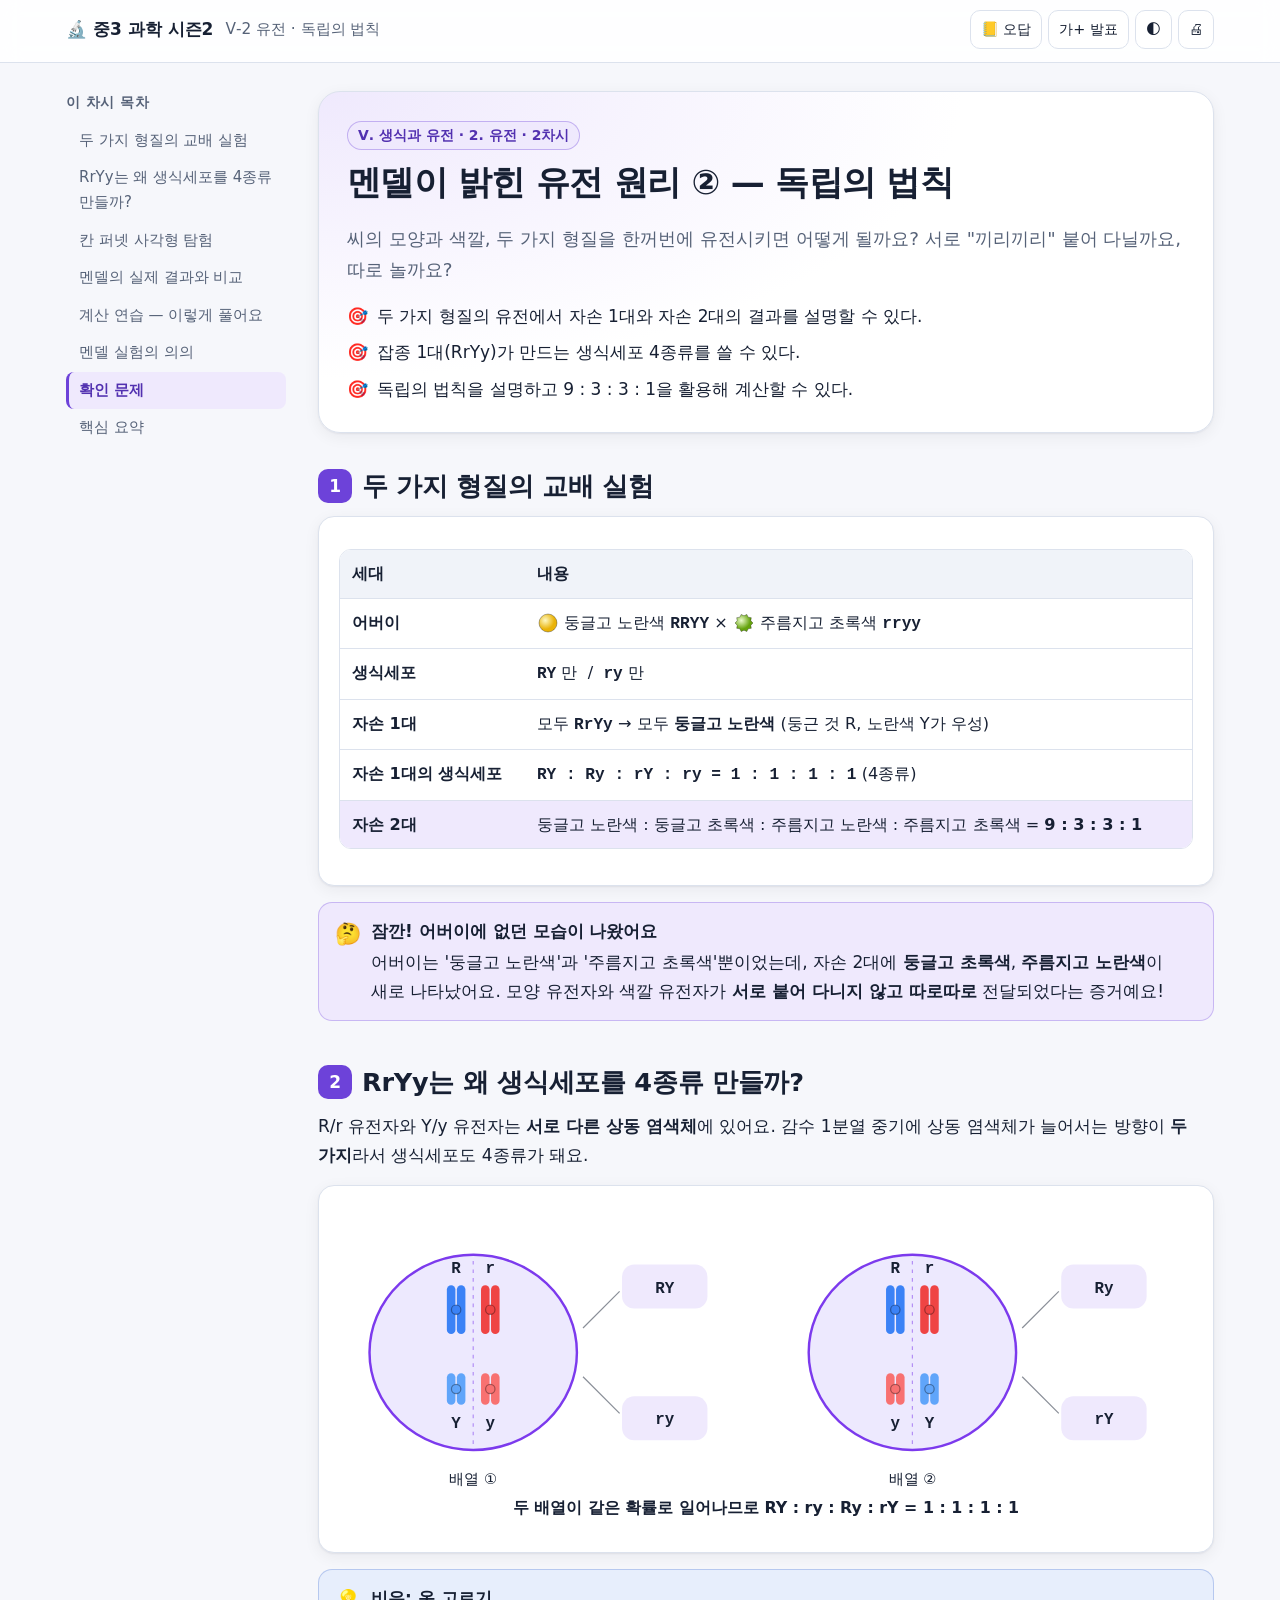
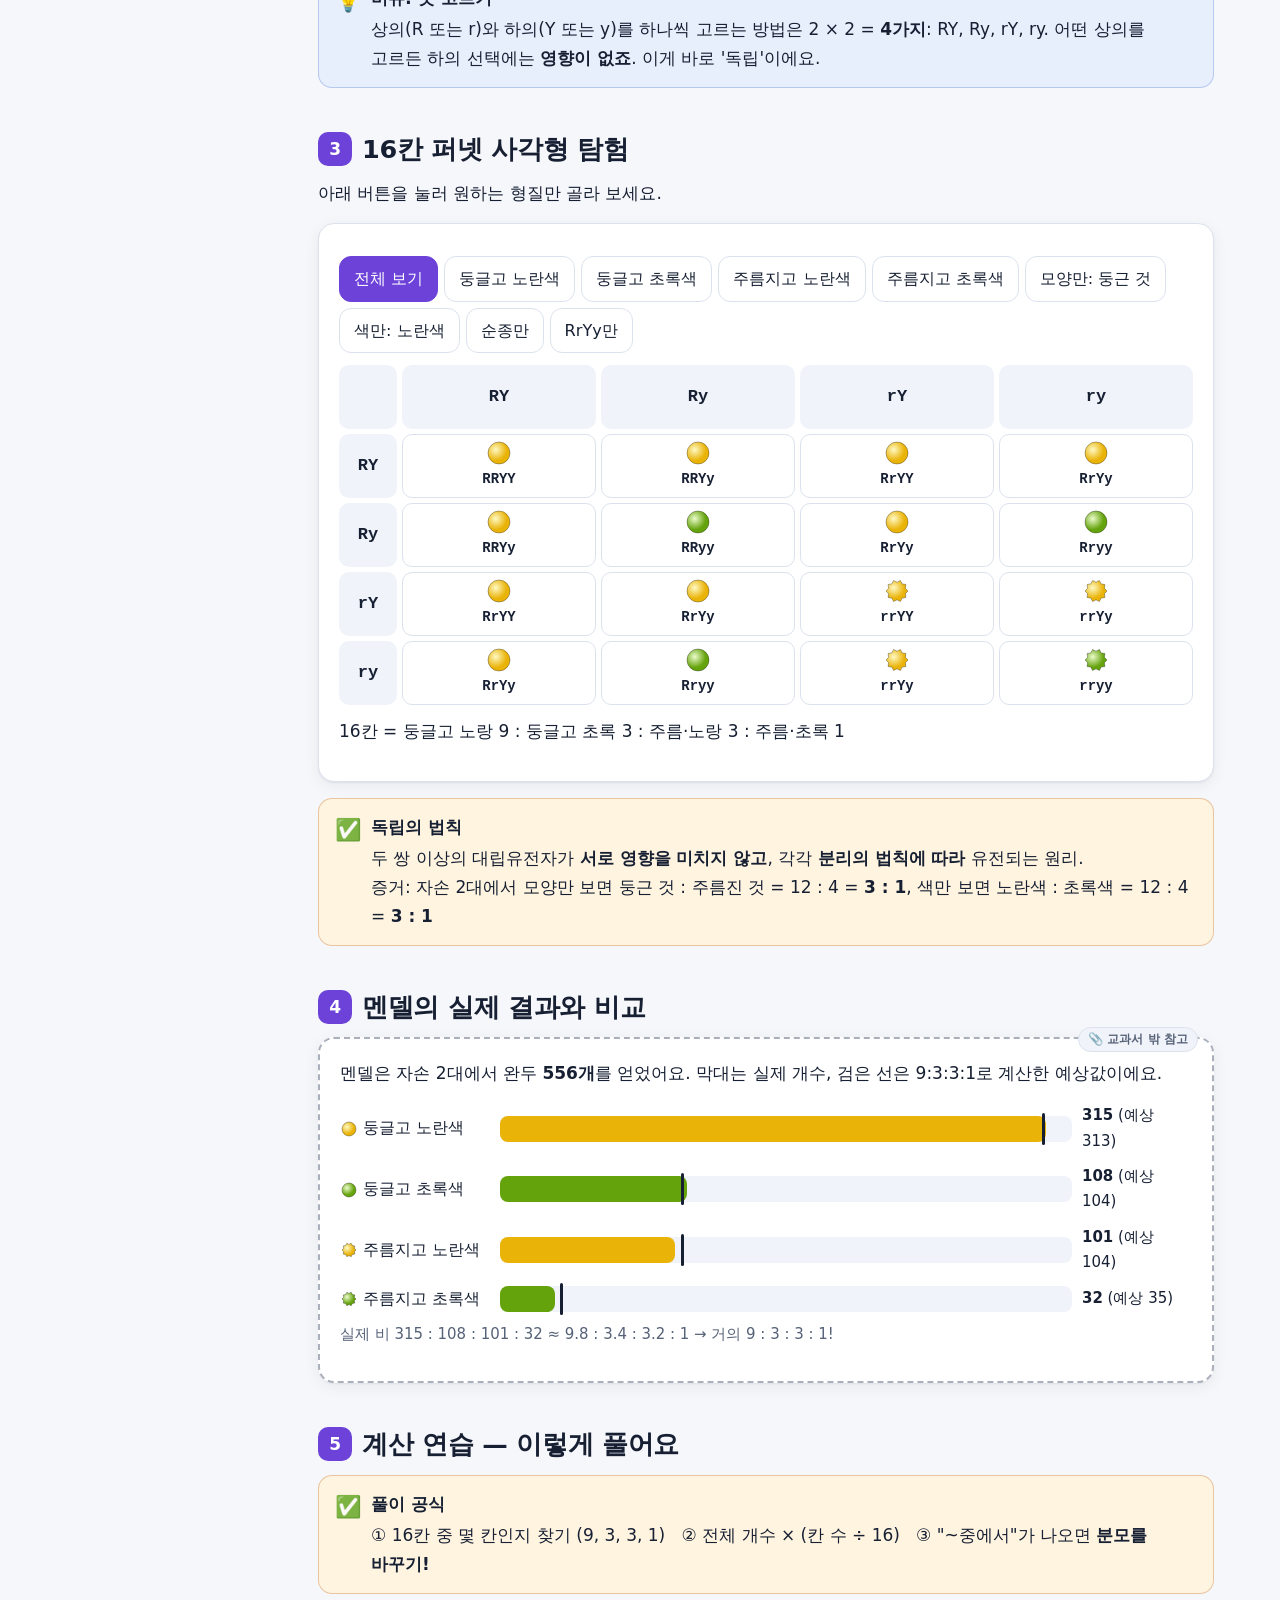
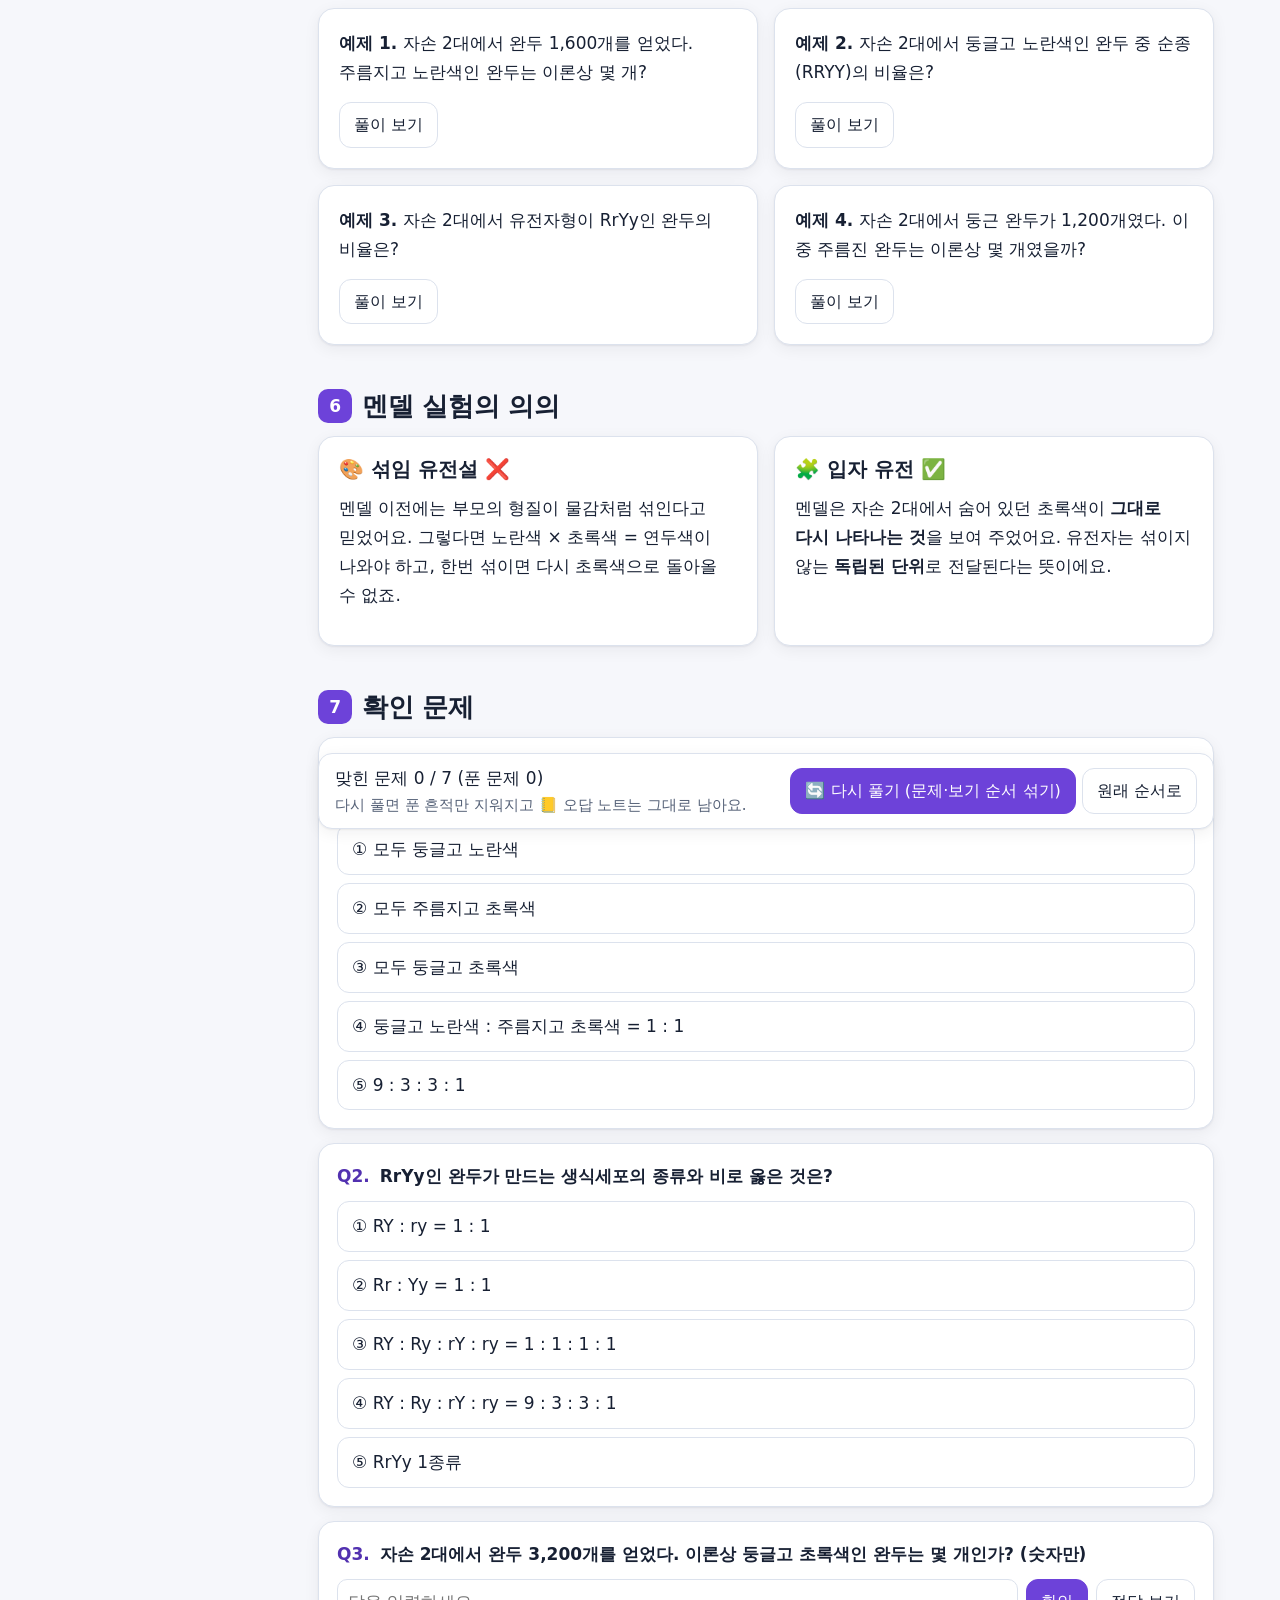
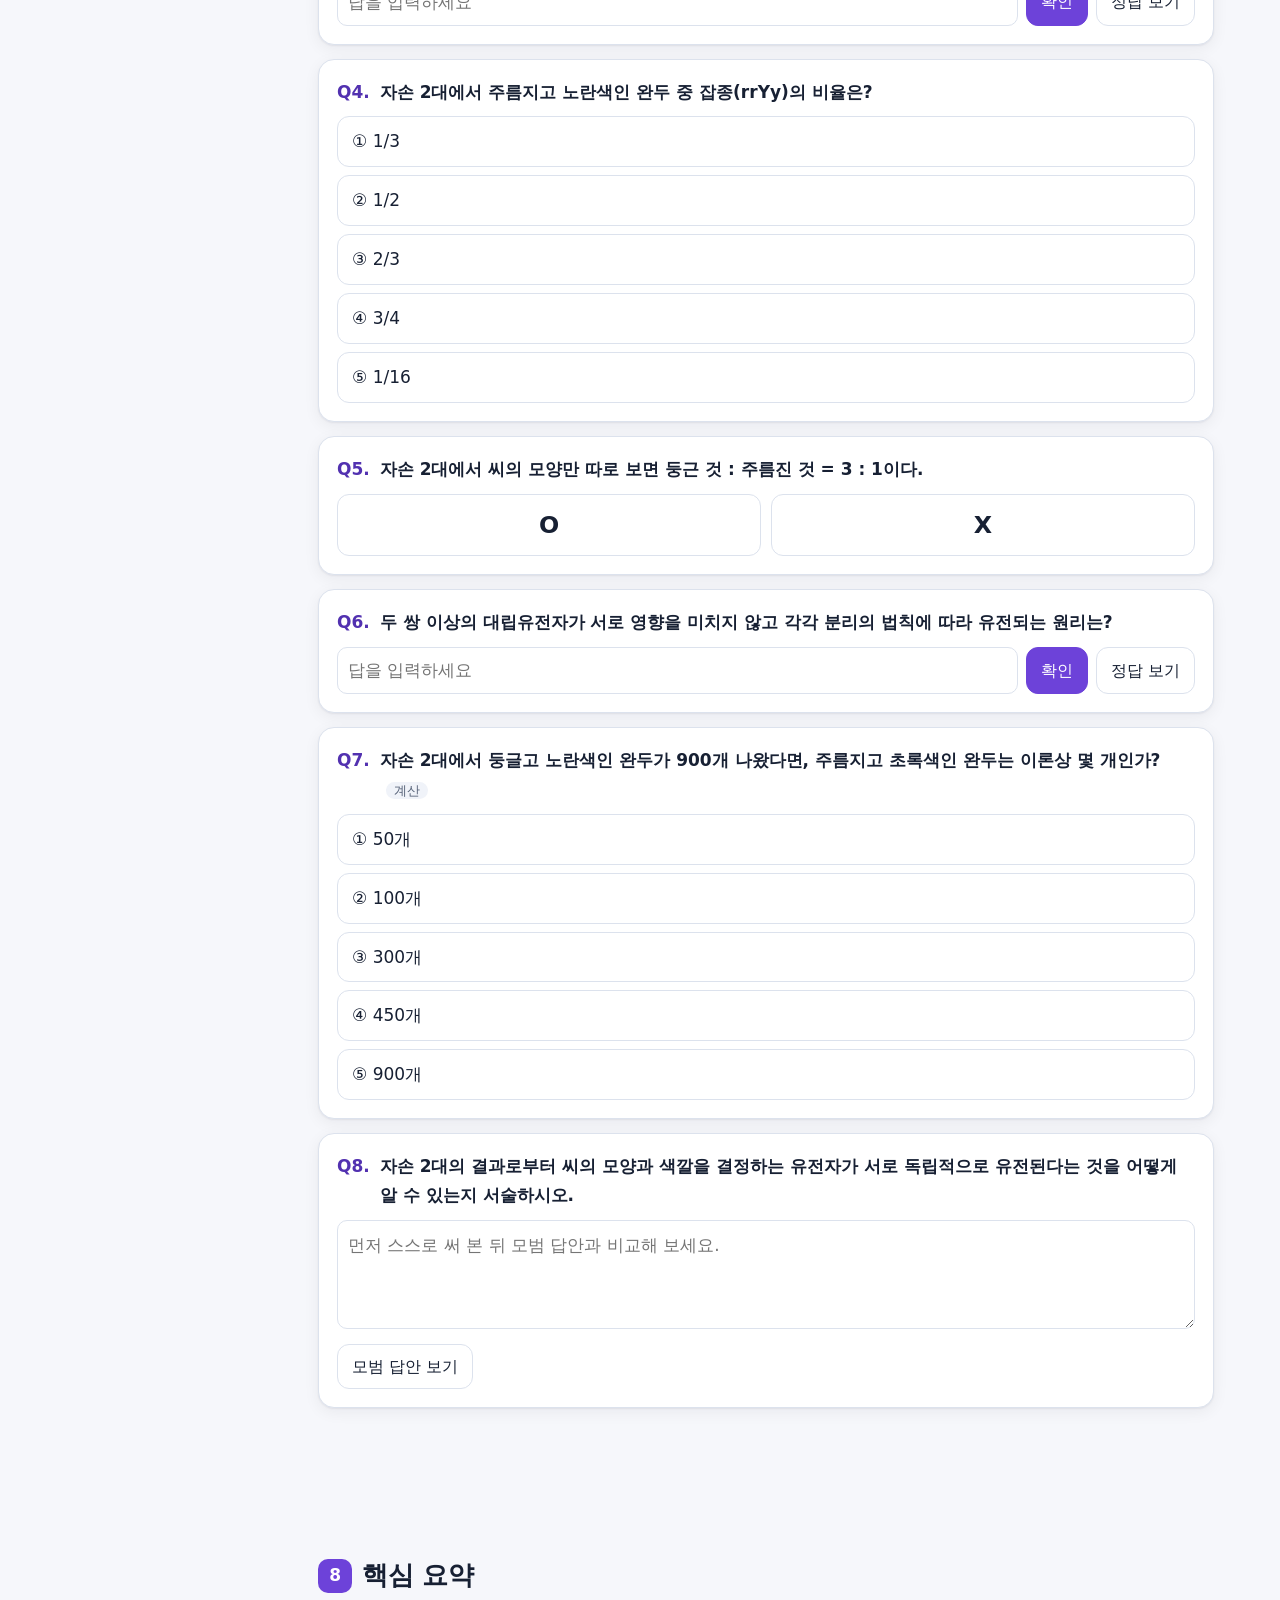
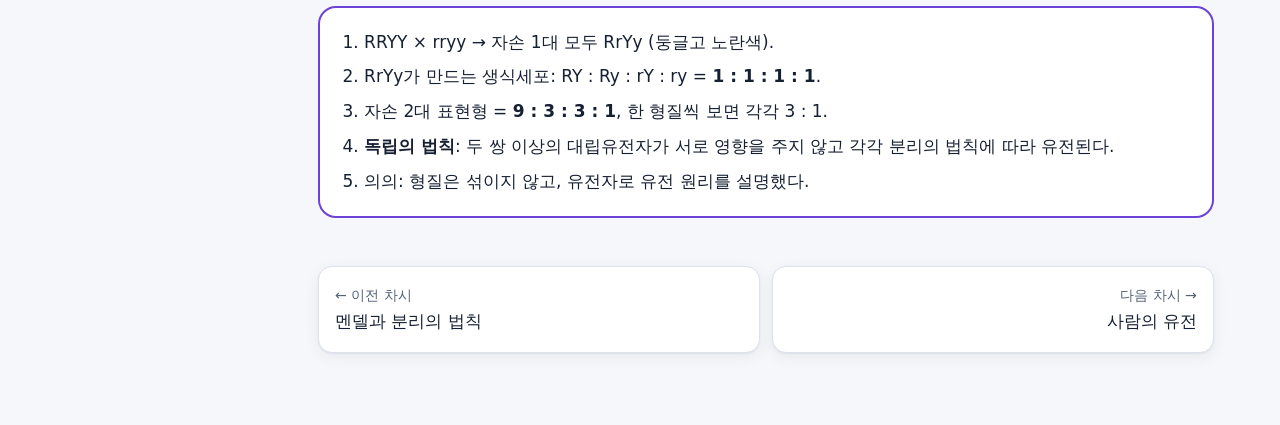
<file: 05-independent.html>
<!doctype html>
<html lang="ko">
<head>
<meta charset="utf-8">
<meta name="viewport" content="width=device-width, initial-scale=1">
<title>독립의 법칙</title>
<link rel="stylesheet" href="assets/style.css">
<script src="assets/common.js"></script>
<style>
  .p16 { display: grid; grid-template-columns: 58px repeat(4, minmax(0, 1fr)); gap: 5px; }
  .p16 > div { border-radius: 10px; display: grid; place-items: center; text-align: center; min-height: 64px; padding: 4px; transition: opacity .2s, transform .2s, box-shadow .2s; }
  .p16 .h { background: var(--surface-2); font-family: var(--mono); font-weight: 800; }
  .p16 .c { background: var(--surface); border: 1px solid var(--border); font-family: var(--mono); font-size: .82rem; font-weight: 700; gap: 0; }
  .p16 .c.dim { opacity: .18; }
  .p16 .c.hit { box-shadow: 0 0 0 3px var(--accent); }
  .filters { display: flex; flex-wrap: wrap; gap: 6px; margin: 12px 0; }
  .bars2 { display: grid; gap: 10px; }
  .bars2 .r { display: grid; grid-template-columns: 150px 1fr 110px; gap: 10px; align-items: center; font-size: .92rem; }
  .bars2 .t { position: relative; height: 26px; background: var(--surface-2); border-radius: 8px; }
  .bars2 .t i { position: absolute; left: 0; top: 0; bottom: 0; border-radius: 8px; }
  .bars2 .t b { position: absolute; top: -3px; bottom: -3px; width: 3px; background: var(--text); border-radius: 2px; }
  @media (max-width: 600px) { .bars2 .r { grid-template-columns: 90px 1fr 80px; font-size: .8rem; } }
</style>
</head>
<body class="unit-gene">
<div class="page">
<nav class="toc"></nav>
<main>

<div class="hero">
  <span class="unit">Ⅴ. 생식과 유전 · 2. 유전 · 2차시</span>
  <h1>멘델이 밝힌 유전 원리 ② — 독립의 법칙</h1>
  <p class="lead">씨의 모양과 색깔, 두 가지 형질을 한꺼번에 유전시키면 어떻게 될까요? 서로 "끼리끼리" 붙어 다닐까요, 따로 놀까요?</p>
  <ul class="goals">
    <li>두 가지 형질의 유전에서 자손 1대와 자손 2대의 결과를 설명할 수 있다.</li>
    <li>잡종 1대(RrYy)가 만드는 생식세포 4종류를 쓸 수 있다.</li>
    <li>독립의 법칙을 설명하고 9 : 3 : 3 : 1을 활용해 계산할 수 있다.</li>
  </ul>
</div>

<section class="block" id="exp">
  <h2><span class="num">1</span>두 가지 형질의 교배 실험</h2>
  <div class="card">
    <div class="table-wrap"><table class="data">
      <thead><tr><th>세대</th><th>내용</th></tr></thead>
      <tbody>
        <tr><td><b>어버이</b></td><td><span id="pv1"></span> 둥글고 노란색 <b class="mono">RRYY</b> × <span id="pv2"></span> 주름지고 초록색 <b class="mono">rryy</b></td></tr>
        <tr><td><b>생식세포</b></td><td><b class="mono">RY</b> 만 &nbsp;/&nbsp; <b class="mono">ry</b> 만</td></tr>
        <tr><td><b>자손 1대</b></td><td>모두 <b class="mono">RrYy</b> → 모두 <b>둥글고 노란색</b> (둥근 것 R, 노란색 Y가 우성)</td></tr>
        <tr><td><b>자손 1대의 생식세포</b></td><td><b class="mono">RY : Ry : rY : ry = 1 : 1 : 1 : 1</b> (4종류)</td></tr>
        <tr class="em"><td><b>자손 2대</b></td><td>둥글고 노란색 : 둥글고 초록색 : 주름지고 노란색 : 주름지고 초록색 = <b>9 : 3 : 3 : 1</b></td></tr>
      </tbody>
    </table></div>
  </div>
  <div class="callout think"><span class="t">잠깐! 어버이에 없던 모습이 나왔어요</span>
    어버이는 '둥글고 노란색'과 '주름지고 초록색'뿐이었는데, 자손 2대에 <b>둥글고 초록색</b>, <b>주름지고 노란색</b>이 새로 나타났어요. 모양 유전자와 색깔 유전자가 <b>서로 붙어 다니지 않고 따로따로</b> 전달되었다는 증거예요!
  </div>
</section>

<section class="block" id="gamete">
  <h2><span class="num">2</span>RrYy는 왜 생식세포를 4종류 만들까?</h2>
  <p>R/r 유전자와 Y/y 유전자는 <b>서로 다른 상동 염색체</b>에 있어요. 감수 1분열 중기에 상동 염색체가 늘어서는 방향이 <b>두 가지</b>라서 생식세포도 4종류가 돼요.</p>
  <div class="card">
    <svg viewBox="0 0 700 260" aria-label="감수 1분열 중기 배열 방법 두 가지와 생식세포">
      <g id="gam"></g>
    </svg>
  </div>
  <div class="callout analogy"><span class="t">비유: 옷 고르기</span>
    상의(R 또는 r)와 하의(Y 또는 y)를 하나씩 고르는 방법은 2 × 2 = <b>4가지</b>: RY, Ry, rY, ry. 어떤 상의를 고르든 하의 선택에는 <b>영향이 없죠</b>. 이게 바로 '독립'이에요.
  </div>
</section>

<section class="block" id="p16">
  <h2><span class="num">3</span>16칸 퍼넷 사각형 탐험</h2>
  <p>아래 버튼을 눌러 원하는 형질만 골라 보세요.</p>
  <div class="card">
    <div class="filters" id="filters"></div>
    <div class="p16" id="grid"></div>
    <p id="grid-msg" style="margin-top:12px"></p>
  </div>
  <div class="callout exam"><span class="t">독립의 법칙</span>
    두 쌍 이상의 대립유전자가 <b>서로 영향을 미치지 않고</b>, 각각 <b>분리의 법칙에 따라</b> 유전되는 원리.<br>
    증거: 자손 2대에서 모양만 보면 둥근 것 : 주름진 것 = 12 : 4 = <b>3 : 1</b>, 색만 보면 노란색 : 초록색 = 12 : 4 = <b>3 : 1</b>
  </div>
</section>

<section class="block" id="data">
  <h2><span class="num">4</span>멘델의 실제 결과와 비교</h2>
  <div class="card extra">
    <p>멘델은 자손 2대에서 완두 <b>556개</b>를 얻었어요. 막대는 실제 개수, 검은 선은 9:3:3:1로 계산한 예상값이에요.</p>
    <div class="bars2" id="bars"></div>
    <p class="small muted" style="margin-top:10px">실제 비 315 : 108 : 101 : 32 ≈ 9.8 : 3.4 : 3.2 : 1 → 거의 9 : 3 : 3 : 1!</p>
  </div>
</section>

<section class="block" id="calc">
  <h2><span class="num">5</span>계산 연습 — 이렇게 풀어요</h2>
  <div class="callout exam"><span class="t">풀이 공식</span>
    ① 16칸 중 몇 칸인지 찾기 (9, 3, 3, 1) &nbsp; ② 전체 개수 × (칸 수 ÷ 16) &nbsp; ③ "~중에서"가 나오면 <b>분모를 바꾸기!</b>
  </div>
  <div class="grid-2">
    <div class="card">
      <p><b>예제 1.</b> 자손 2대에서 완두 1,600개를 얻었다. 주름지고 노란색인 완두는 이론상 몇 개?</p>
      <button class="btn" data-reveal="c1">풀이 보기</button>
      <div class="answer" id="c1">주름지고 노란색 = 3/16 → 1,600 × 3/16 = <b>300개</b></div>
    </div>
    <div class="card">
      <p><b>예제 2.</b> 자손 2대에서 둥글고 노란색인 완두 중 순종(RRYY)의 비율은?</p>
      <button class="btn" data-reveal="c2">풀이 보기</button>
      <div class="answer" id="c2">둥글고 노란색 9칸 중 RRYY는 1칸 → <b>1/9</b></div>
    </div>
    <div class="card">
      <p><b>예제 3.</b> 자손 2대에서 유전자형이 RrYy인 완두의 비율은?</p>
      <button class="btn" data-reveal="c3">풀이 보기</button>
      <div class="answer" id="c3">16칸 중 RrYy는 4칸 → 4/16 = <b>1/4</b> (Rr일 확률 1/2 × Yy일 확률 1/2)</div>
    </div>
    <div class="card">
      <p><b>예제 4.</b> 자손 2대에서 둥근 완두가 1,200개였다. 이 중 주름진 완두는 이론상 몇 개였을까?</p>
      <button class="btn" data-reveal="c4">풀이 보기</button>
      <div class="answer" id="c4">둥근 : 주름진 = 3 : 1 → 1,200 ÷ 3 = <b>400개</b></div>
    </div>
  </div>
</section>

<section class="block" id="meaning">
  <h2><span class="num">6</span>멘델 실험의 의의</h2>
  <div class="grid-2">
    <div class="card">
      <h3>🎨 섞임 유전설 ❌</h3>
      <p>멘델 이전에는 부모의 형질이 물감처럼 섞인다고 믿었어요. 그렇다면 노란색 × 초록색 = 연두색이 나와야 하고, 한번 섞이면 다시 초록색으로 돌아올 수 없죠.</p>
    </div>
    <div class="card">
      <h3>🧩 입자 유전 ✅</h3>
      <p>멘델은 자손 2대에서 숨어 있던 초록색이 <b>그대로 다시 나타나는 것</b>을 보여 주었어요. 유전자는 섞이지 않는 <b>독립된 단위</b>로 전달된다는 뜻이에요.</p>
    </div>
  </div>
</section>

<section class="block" id="check">
  <h2><span class="num">7</span>확인 문제</h2>
  <div id="quiz"></div>
</section>

<section class="block" id="sum">
  <h2><span class="num">8</span>핵심 요약</h2>
  <div class="summary">
    <ol>
      <li>RRYY × rryy → 자손 1대 모두 RrYy (둥글고 노란색).</li>
      <li>RrYy가 만드는 생식세포: RY : Ry : rY : ry = <b>1 : 1 : 1 : 1</b>.</li>
      <li>자손 2대 표현형 = <b>9 : 3 : 3 : 1</b>, 한 형질씩 보면 각각 3 : 1.</li>
      <li><b>독립의 법칙</b>: 두 쌍 이상의 대립유전자가 서로 영향을 주지 않고 각각 분리의 법칙에 따라 유전된다.</li>
      <li>의의: 형질은 섞이지 않고, 유전자로 유전 원리를 설명했다.</li>
    </ol>
  </div>
</section>

</main>
</div>

<script>
(function () {
  function pea(round, yellow, s) {
    s = s || 26;
    var c = yellow ? "#eab308" : "#65a30d", l = yellow ? "#fde047" : "#bef264", r = s / 2 - 2, cx = s / 2, cy = s / 2;
    var shape;
    if (round) {
      shape = '<circle cx="' + cx + '" cy="' + cy + '" r="' + r + '" fill="url(#pg' + (yellow ? "y" : "g") + ')" stroke="rgba(0,0,0,.3)"/>';
    } else {
      var pts = [];
      for (var i = 0; i < 20; i++) {
        var th = i / 20 * Math.PI * 2, rr = r * (i % 2 ? 0.8 : 1);
        pts.push((cx + rr * Math.cos(th)).toFixed(1) + "," + (cy + rr * Math.sin(th)).toFixed(1));
      }
      shape = '<polygon points="' + pts.join(" ") + '" fill="url(#pg' + (yellow ? "y" : "g") + ')" stroke="rgba(0,0,0,.3)" stroke-linejoin="round"/>';
    }
    return '<svg width="' + s + '" height="' + s + '" viewBox="0 0 ' + s + " " + s + '" style="vertical-align:middle"><defs>' +
      '<radialGradient id="pgy" cx=".35" cy=".35"><stop offset="0" stop-color="#fef9c3"/><stop offset="1" stop-color="#eab308"/></radialGradient>' +
      '<radialGradient id="pgg" cx=".35" cy=".35"><stop offset="0" stop-color="#ecfccb"/><stop offset="1" stop-color="#65a30d"/></radialGradient></defs>' + shape + "</svg>";
  }
  document.getElementById("pv1").innerHTML = pea(true, true, 22);
  document.getElementById("pv2").innerHTML = pea(false, false, 22);

  /* ---------- 생식세포 그림 ---------- */
  var ch = S2.chromo;
  function lab(x, y, t) { return '<text x="' + x + '" y="' + y + '" text-anchor="middle" font-size="13" font-weight="800" fill="currentColor" font-family="monospace">' + t + "</text>"; }
  function scenario(ox, flip) {
    var s = '<ellipse cx="' + (ox + 90) + '" cy="120" rx="85" ry="80" fill="#ede9fe" stroke="#7c3aed" stroke-width="2"/>';
    s += '<line x1="' + (ox + 90) + '" y1="45" x2="' + (ox + 90) + '" y2="195" stroke="#7c3aed" stroke-dasharray="3 4" opacity=".5"/>';
    // 긴 염색체: R / r
    s += ch(ox + 76, 85, 40, "#3b82f6", true) + ch(ox + 104, 85, 40, "#ef4444", true);
    s += lab(ox + 76, 55, "R") + lab(ox + 104, 55, "r");
    // 짧은 염색체: Y / y (flip이면 위치 바뀜)
    var yl = flip ? "y" : "Y", yr = flip ? "Y" : "y";
    s += ch(ox + 76, 150, 26, flip ? "#f87171" : "#60a5fa", true) + ch(ox + 104, 150, 26, flip ? "#60a5fa" : "#f87171", true);
    s += lab(ox + 76, 182, yl) + lab(ox + 104, 182, yr);
    // 결과
    var g1 = "R" + yl, g2 = "r" + yr;
    s += '<path d="M' + (ox + 180) + ' 100 l 30 -30 M' + (ox + 180) + ' 140 l 30 30" stroke="currentColor" opacity=".5" fill="none"/>';
    s += '<rect x="' + (ox + 212) + '" y="48" width="70" height="36" rx="10" fill="var(--accent-soft)"/>' + lab(ox + 247, 71, g1);
    s += '<rect x="' + (ox + 212) + '" y="156" width="70" height="36" rx="10" fill="var(--accent-soft)"/>' + lab(ox + 247, 179, g2);
    s += '<text x="' + (ox + 90) + '" y="228" text-anchor="middle" font-size="12" fill="currentColor">배열 ' + (flip ? "②" : "①") + "</text>";
    return s;
  }
  document.getElementById("gam").innerHTML = scenario(20, false) + scenario(380, true) +
    '<text x="350" y="252" text-anchor="middle" font-size="13" fill="currentColor" font-weight="700">두 배열이 같은 확률로 일어나므로 RY : ry : Ry : rY = 1 : 1 : 1 : 1</text>';

  /* ---------- 16칸 ---------- */
  var gam = ["RY", "Ry", "rY", "ry"];
  function comb(a, b) {
    var R = [a[0], b[0]].sort().join(""), Y = [a[1], b[1]].sort().join("");
    return R + Y; // 대문자가 먼저 정렬됨
  }
  var cells = [];
  var html = '<div class="h"></div>' + gam.map(function (g) { return '<div class="h">' + g + "</div>"; }).join("");
  gam.forEach(function (a) {
    html += '<div class="h">' + a + "</div>";
    gam.forEach(function (b) {
      var g = comb(a, b), round = g.indexOf("R") >= 0, yel = g.indexOf("Y") >= 0;
      cells.push({ g: g, round: round, yel: yel });
      html += '<div class="c" data-i="' + (cells.length - 1) + '">' + pea(round, yel, 26) + g + "</div>";
    });
  });
  document.getElementById("grid").innerHTML = html;
  var F = [
    ["전체 보기", function () { return true; }, "16칸 = 둥글고 노랑 9 : 둥글고 초록 3 : 주름·노랑 3 : 주름·초록 1"],
    ["둥글고 노란색", function (c) { return c.round && c.yel; }, "<b>9칸</b> (9/16) — 이 중 순종 RRYY는 딱 1칸!"],
    ["둥글고 초록색", function (c) { return c.round && !c.yel; }, "<b>3칸</b> (3/16) — RRyy 1칸, Rryy 2칸"],
    ["주름지고 노란색", function (c) { return !c.round && c.yel; }, "<b>3칸</b> (3/16) — rrYY 1칸, rrYy 2칸"],
    ["주름지고 초록색", function (c) { return !c.round && !c.yel; }, "<b>1칸</b> (1/16) — rryy 하나뿐"],
    ["모양만: 둥근 것", function (c) { return c.round; }, "둥근 것 <b>12칸</b> : 주름진 것 4칸 = <b>3 : 1</b> (분리의 법칙 그대로!)"],
    ["색만: 노란색", function (c) { return c.yel; }, "노란색 <b>12칸</b> : 초록색 4칸 = <b>3 : 1</b>"],
    ["순종만", function (c) { return c.g[0] === c.g[1] && c.g[2] === c.g[3]; }, "순종(두 쌍 모두 같은 유전자)은 대각선의 <b>4칸</b> → 1/4"],
    ["RrYy만", function (c) { return c.g === "RrYy"; }, "<b>4칸</b> → 4/16 = 1/4 (자손 1대와 같은 유전자형)"]
  ];
  var fbox = document.getElementById("filters");
  F.forEach(function (f, i) {
    var b = document.createElement("button");
    b.className = "btn" + (i === 0 ? " primary" : "");
    b.textContent = f[0];
    b.onclick = function () {
      fbox.querySelectorAll("button").forEach(function (x) { x.classList.remove("primary"); });
      b.classList.add("primary");
      document.querySelectorAll("#grid .c").forEach(function (el) {
        var c = cells[Number(el.getAttribute("data-i"))], hit = f[1](c);
        el.classList.toggle("dim", !hit && i !== 0);
        el.classList.toggle("hit", hit && i !== 0);
      });
      document.getElementById("grid-msg").innerHTML = f[2];
    };
    fbox.appendChild(b);
  });
  document.getElementById("grid-msg").innerHTML = F[0][2];

  /* ---------- 멘델 데이터 ---------- */
  var real = [["둥글고 노란색", 315, 9, true, true], ["둥글고 초록색", 108, 3, true, false], ["주름지고 노란색", 101, 3, false, true], ["주름지고 초록색", 32, 1, false, false]];
  var max = 330;
  document.getElementById("bars").innerHTML = real.map(function (r) {
    var exp = 556 * r[2] / 16;
    return '<div class="r"><span>' + pea(r[3], r[4], 18) + " " + r[0] + '</span><div class="t"><i style="width:' + (r[1] / max * 100) + "%;background:" + (r[4] ? "#eab308" : "#65a30d") + '"></i><b style="left:' + (exp / max * 100) + '%"></b></div><span class="small"><b>' + r[1] + "</b> (예상 " + exp.toFixed(0) + ")</span></div>";
  }).join("");

  /* ---------- 문제 ---------- */
  S2.quiz("quiz", [
    { t: "mc", q: "둥글고 노란색인 순종 완두(RRYY)와 주름지고 초록색인 순종 완두(rryy)를 교배하였을 때 자손 1대의 표현형은?", o: ["모두 둥글고 노란색", "모두 주름지고 초록색", "모두 둥글고 초록색", "둥글고 노란색 : 주름지고 초록색 = 1 : 1", "9 : 3 : 3 : 1"], a: 0, e: "자손 1대는 모두 RrYy → 우성 형질만 나타나요." },
    { t: "mc", q: "RrYy인 완두가 만드는 생식세포의 종류와 비로 옳은 것은?", o: ["RY : ry = 1 : 1", "Rr : Yy = 1 : 1", "RY : Ry : rY : ry = 1 : 1 : 1 : 1", "RY : Ry : rY : ry = 9 : 3 : 3 : 1", "RrYy 1종류"], a: 2, e: "생식세포에는 R/r 중 하나, Y/y 중 하나가 들어가요." },
    { t: "short", q: "자손 2대에서 완두 3,200개를 얻었다. 이론상 둥글고 초록색인 완두는 몇 개인가? (숫자만)", a: ["600", "600개"], e: "3,200 × 3/16 = <b>600</b>" },
    { t: "mc", q: "자손 2대에서 주름지고 노란색인 완두 중 잡종(rrYy)의 비율은?", o: ["1/3", "1/2", "2/3", "3/4", "1/16"], a: 2, e: "주름지고 노란색 3칸 = rrYY 1 + rrYy 2 → <b>2/3</b>" },
    { t: "ox", q: "자손 2대에서 씨의 모양만 따로 보면 둥근 것 : 주름진 것 = 3 : 1이다.", a: true, e: "(9+3) : (3+1) = 12 : 4 = 3 : 1" },
    { t: "short", q: "두 쌍 이상의 대립유전자가 서로 영향을 미치지 않고 각각 분리의 법칙에 따라 유전되는 원리는?", a: ["독립의 법칙", "독립의법칙", "독립 법칙"], e: "" },
    { t: "mc", q: "자손 2대에서 둥글고 노란색인 완두가 900개 나왔다면, 주름지고 초록색인 완두는 이론상 몇 개인가?", tag: "계산", o: ["50개", "100개", "300개", "450개", "900개"], a: 1, e: "9 : 1 = 900 : x → x = <b>100</b>" },
    { t: "essay", q: "자손 2대의 결과로부터 씨의 모양과 색깔을 결정하는 유전자가 서로 독립적으로 유전된다는 것을 어떻게 알 수 있는지 서술하시오.",
      a: "자손 2대에서 씨의 모양만 보면 둥근 것 : 주름진 것 = <b>3 : 1</b>, 색깔만 보면 노란색 : 초록색 = <b>3 : 1</b>로, 각각의 형질이 서로 영향을 주지 않고 <b>분리의 법칙에 따라</b> 유전되었기 때문이다." }
  ]);
})();
</script>
</body>
</html>
</file>
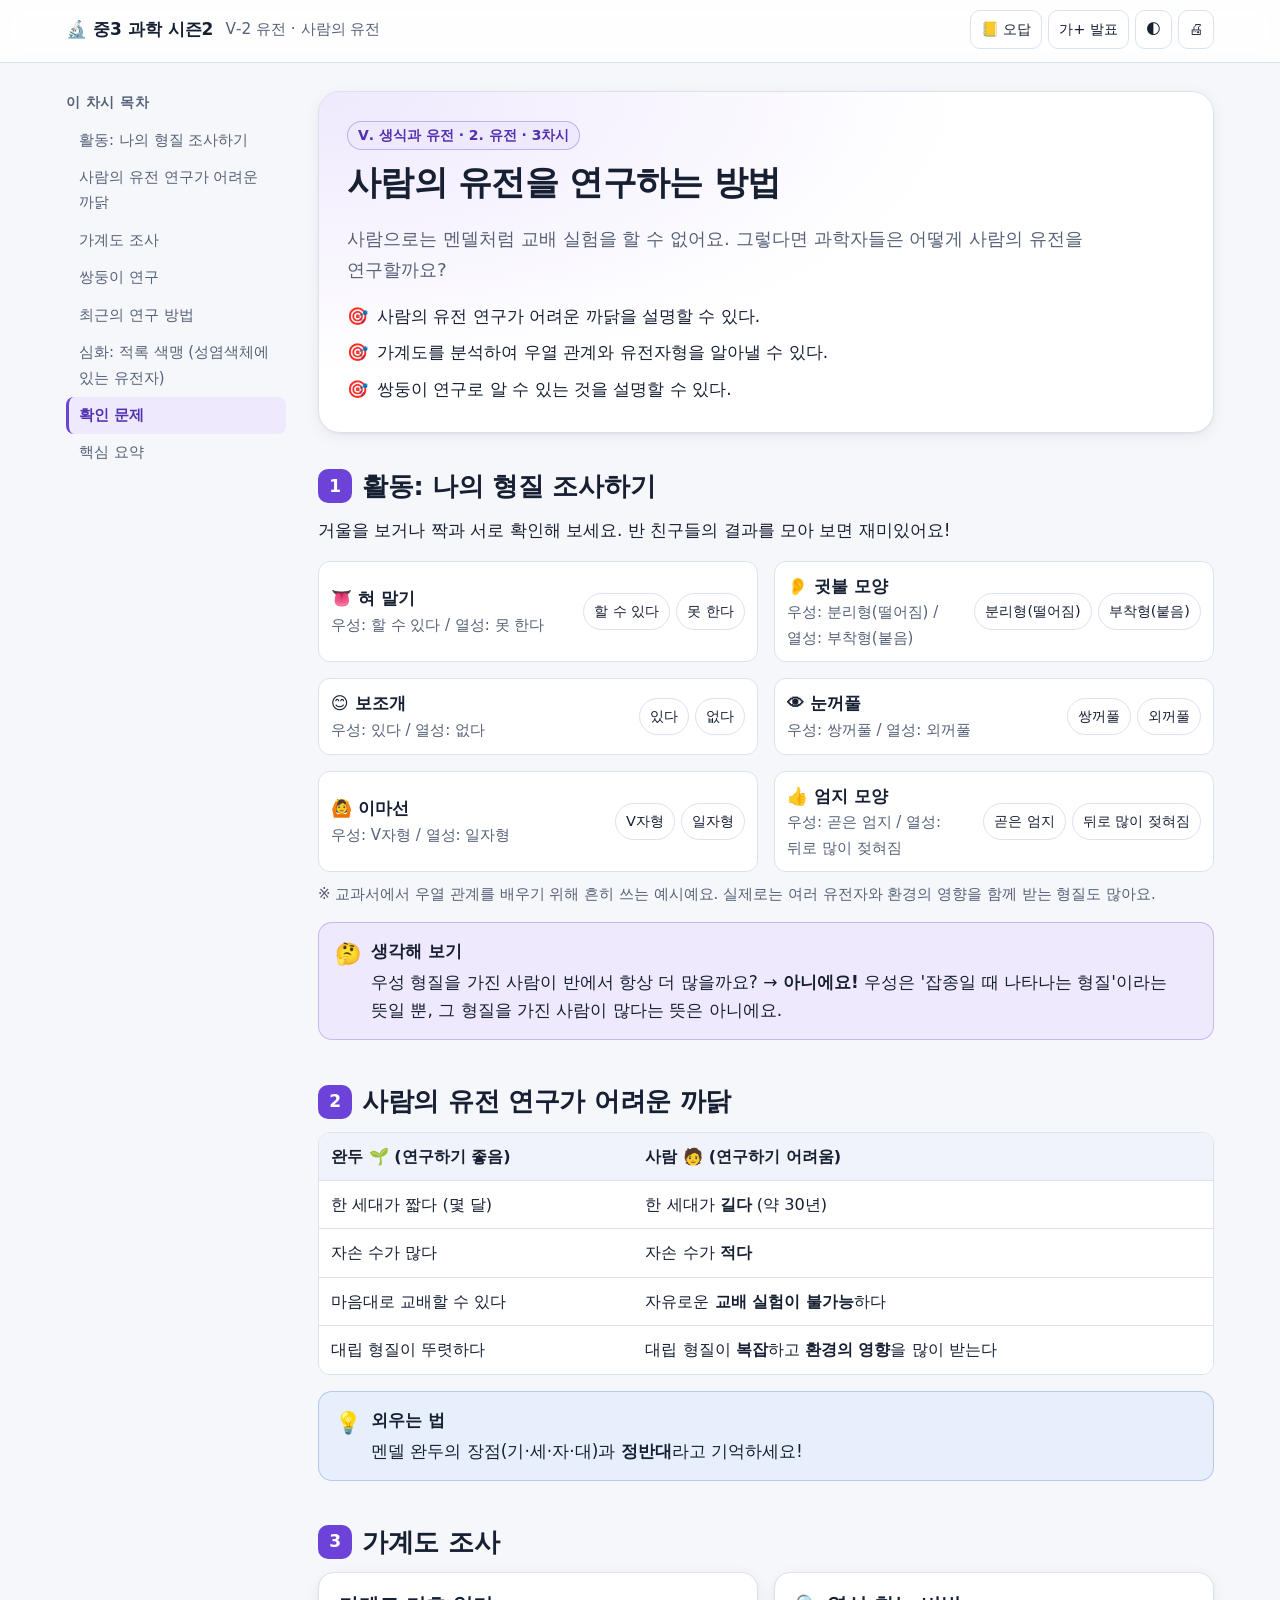
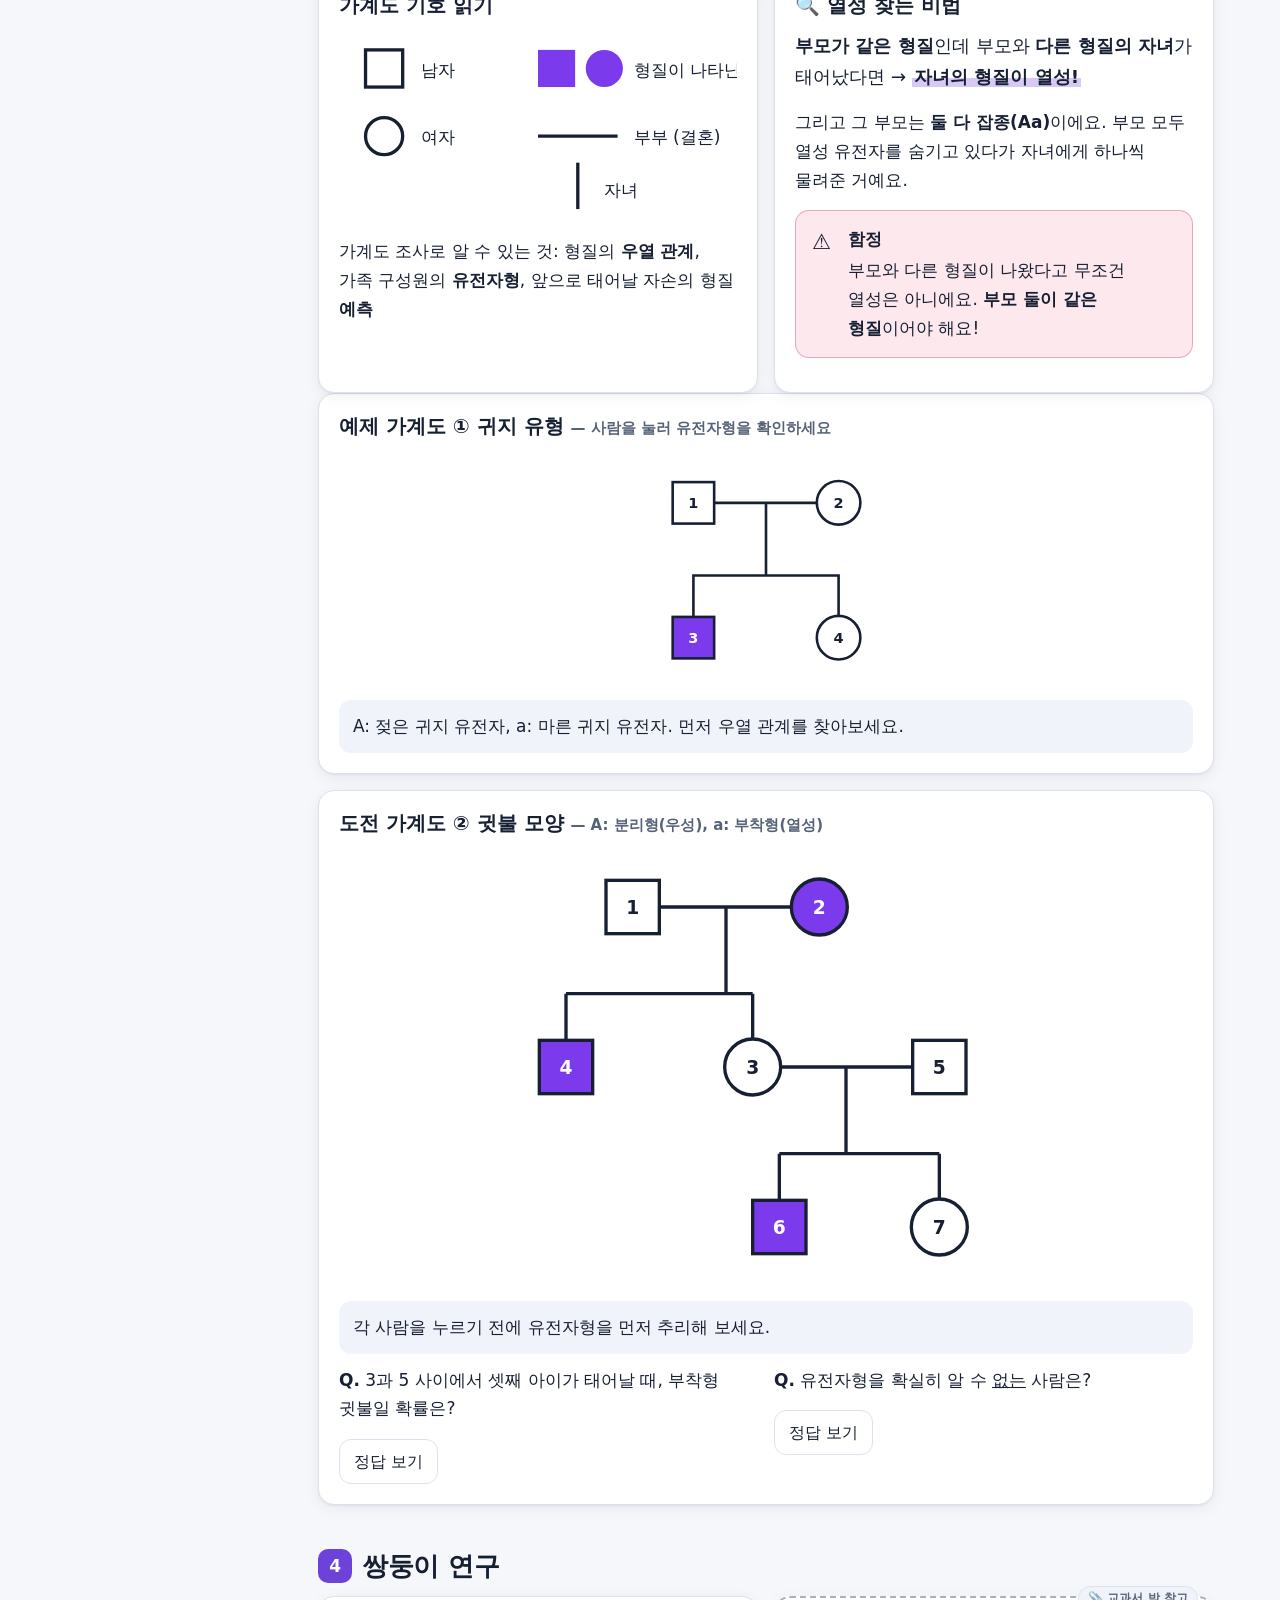
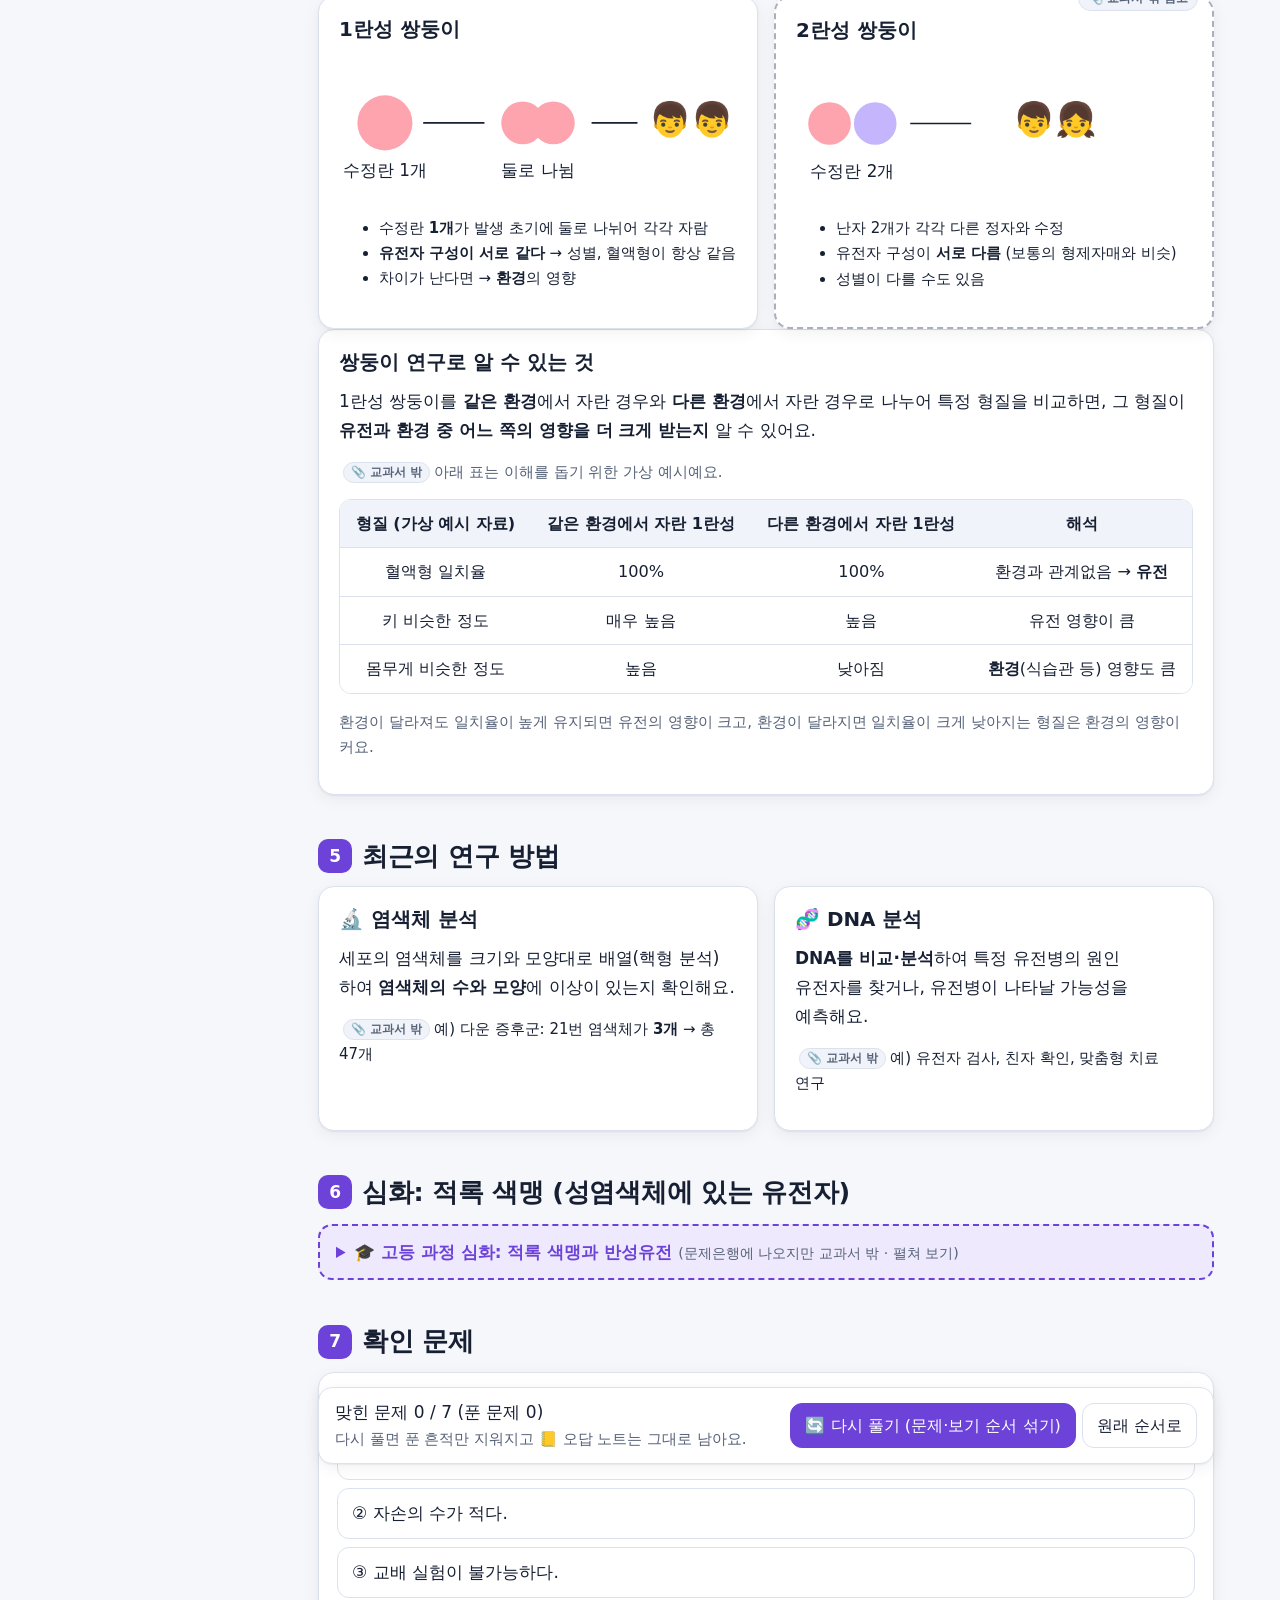
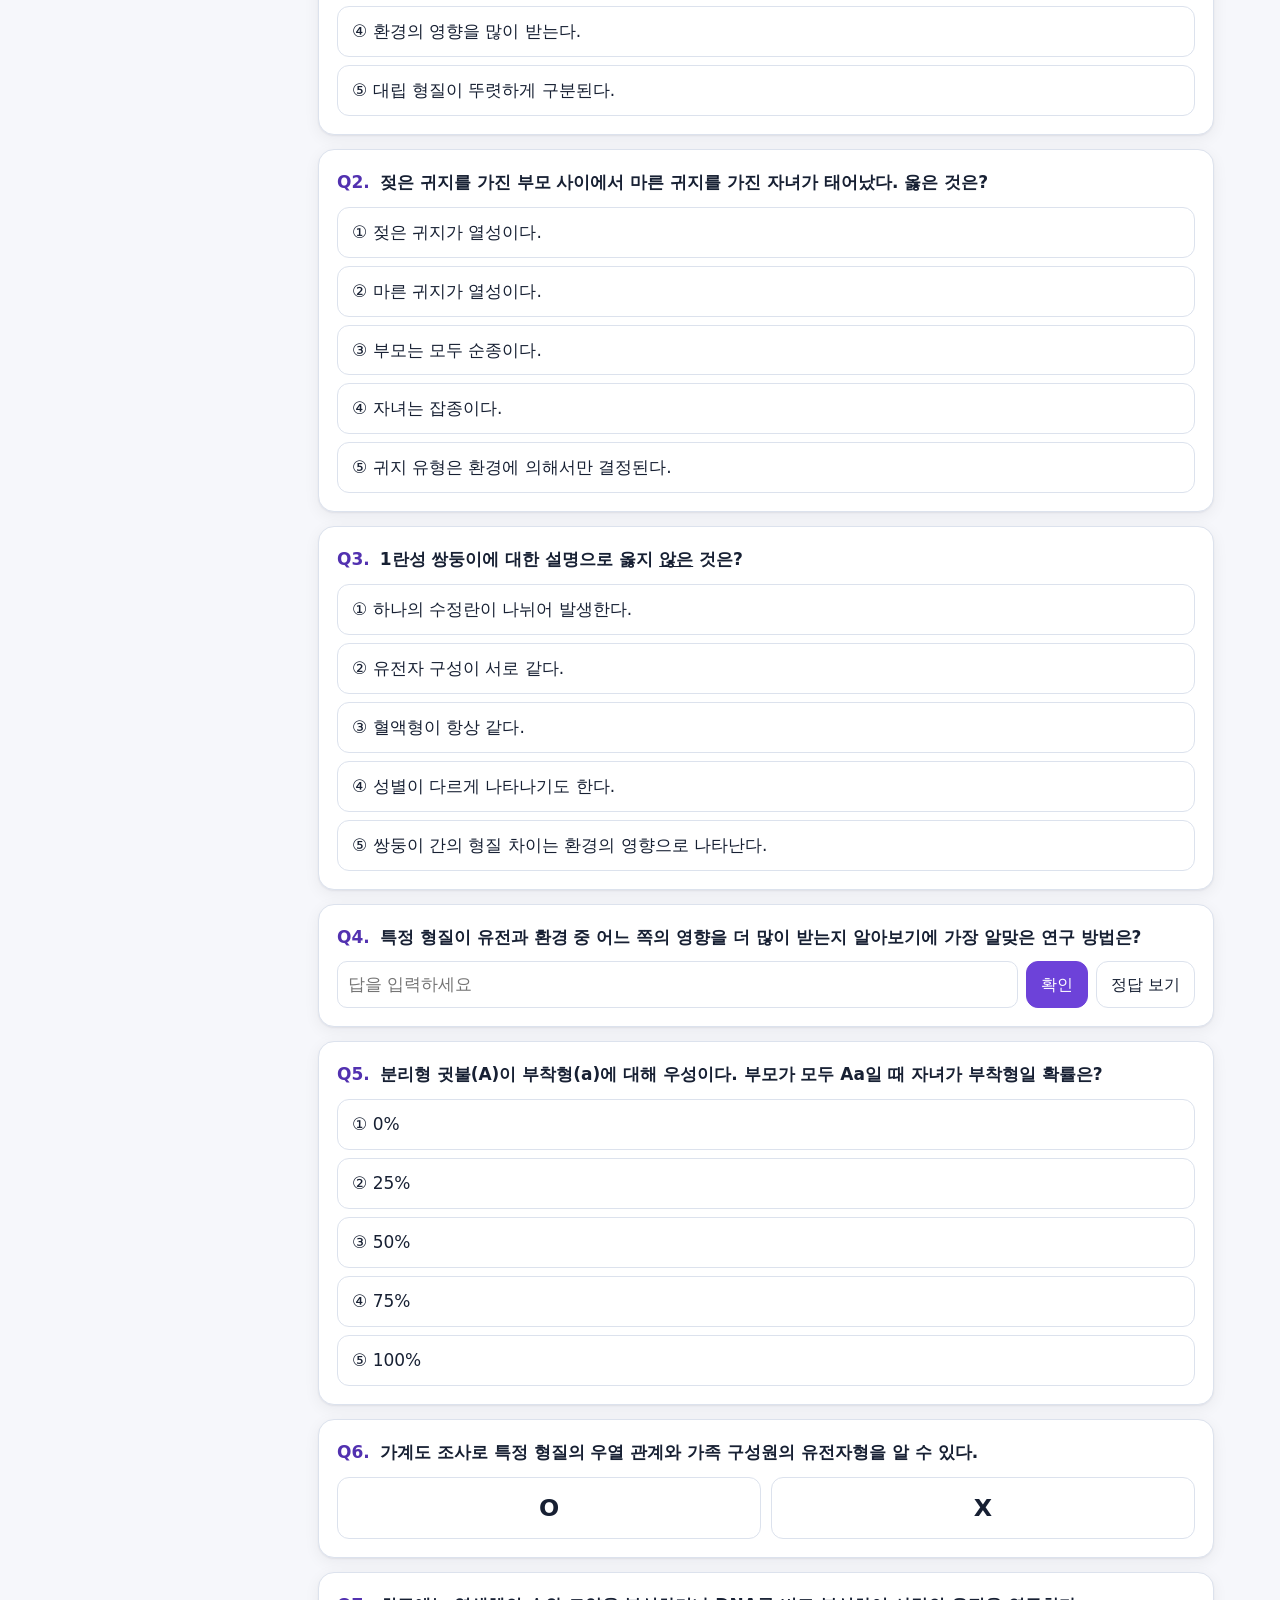
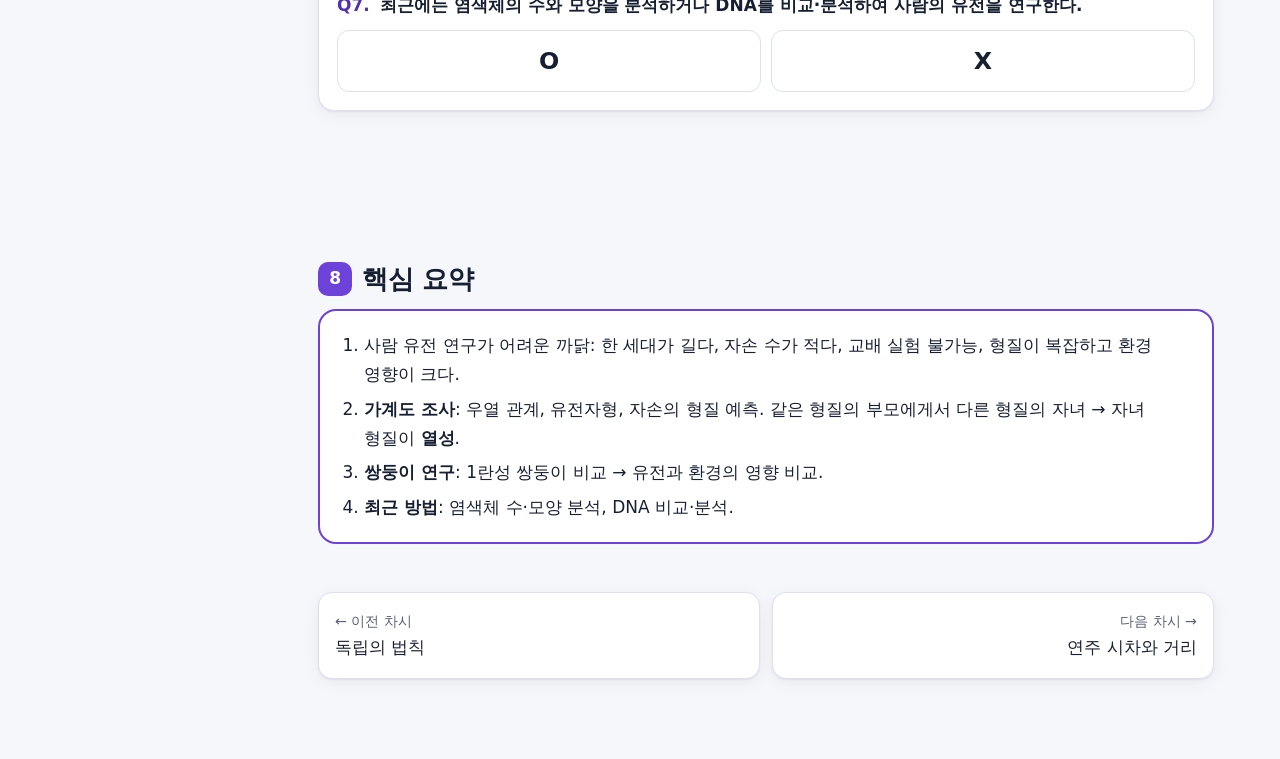
<file: 06-human-genetics.html>
<!doctype html>
<html lang="ko">
<head>
<meta charset="utf-8">
<meta name="viewport" content="width=device-width, initial-scale=1">
<title>사람의 유전</title>
<link rel="stylesheet" href="assets/style.css">
<script src="assets/common.js"></script>
<style>
  .trait { display: grid; grid-template-columns: 1fr auto; gap: 8px; align-items: center; padding: 10px 12px; border: 1px solid var(--border); border-radius: 12px; background: var(--surface); }
  .trait .opt2 { display: flex; gap: 6px; }
  .trait .opt2 button { font: inherit; font-size: .85rem; padding: 5px 10px; border-radius: 99px; border: 1px solid var(--border); background: var(--surface); color: inherit; cursor: pointer; }
  .trait .opt2 button.on { background: var(--accent); color: var(--on-accent); border-color: var(--accent); }
  .ped svg { width: 100%; height: auto; max-width: 560px; display: block; margin: 0 auto; }
  .ped .person { cursor: pointer; }
  .ped .person:hover rect, .ped .person:hover circle { stroke-width: 4; }
  .xcell { display: grid; grid-template-columns: 70px repeat(2, minmax(0, 1fr)); gap: 6px; max-width: 460px; }
  .xcell > div { border-radius: 10px; min-height: 58px; display: grid; place-items: center; text-align: center; font-size: .9rem; padding: 4px; }
  .xcell .h { background: var(--surface-2); font-family: var(--mono); font-weight: 800; }
  .xcell .c { border: 1px solid var(--border); background: var(--surface); }
  .xcell .c.cb { background: var(--bad-soft); }
  .xcell .c.car { background: var(--warn-soft); }
</style>
</head>
<body class="unit-gene">
<div class="page">
<nav class="toc"></nav>
<main>

<div class="hero">
  <span class="unit">Ⅴ. 생식과 유전 · 2. 유전 · 3차시</span>
  <h1>사람의 유전을 연구하는 방법</h1>
  <p class="lead">사람으로는 멘델처럼 교배 실험을 할 수 없어요. 그렇다면 과학자들은 어떻게 사람의 유전을 연구할까요?</p>
  <ul class="goals">
    <li>사람의 유전 연구가 어려운 까닭을 설명할 수 있다.</li>
    <li>가계도를 분석하여 우열 관계와 유전자형을 알아낼 수 있다.</li>
    <li>쌍둥이 연구로 알 수 있는 것을 설명할 수 있다.</li>
  </ul>
</div>

<section class="block" id="me">
  <h2><span class="num">1</span>활동: 나의 형질 조사하기</h2>
  <p>거울을 보거나 짝과 서로 확인해 보세요. 반 친구들의 결과를 모아 보면 재미있어요!</p>
  <div class="grid-2" id="traits"></div>
  <p class="small muted" style="margin-top:10px">※ 교과서에서 우열 관계를 배우기 위해 흔히 쓰는 예시예요. 실제로는 여러 유전자와 환경의 영향을 함께 받는 형질도 많아요.</p>
  <div class="callout think"><span class="t">생각해 보기</span>
    우성 형질을 가진 사람이 반에서 항상 더 많을까요? → <b>아니에요!</b> 우성은 '잡종일 때 나타나는 형질'이라는 뜻일 뿐, 그 형질을 가진 사람이 많다는 뜻은 아니에요.
  </div>
</section>

<section class="block" id="hard">
  <h2><span class="num">2</span>사람의 유전 연구가 어려운 까닭</h2>
  <div class="table-wrap"><table class="data">
    <thead><tr><th>완두 🌱 (연구하기 좋음)</th><th>사람 🧑 (연구하기 어려움)</th></tr></thead>
    <tbody>
      <tr><td>한 세대가 짧다 (몇 달)</td><td>한 세대가 <b>길다</b> (약 30년)</td></tr>
      <tr><td>자손 수가 많다</td><td>자손 수가 <b>적다</b></td></tr>
      <tr><td>마음대로 교배할 수 있다</td><td>자유로운 <b>교배 실험이 불가능</b>하다</td></tr>
      <tr><td>대립 형질이 뚜렷하다</td><td>대립 형질이 <b>복잡</b>하고 <b>환경의 영향</b>을 많이 받는다</td></tr>
    </tbody>
  </table></div>
  <div class="callout analogy"><span class="t">외우는 법</span>멘델 완두의 장점(기·세·자·대)과 <b>정반대</b>라고 기억하세요!</div>
</section>

<section class="block" id="ped">
  <h2><span class="num">3</span>가계도 조사</h2>
  <div class="grid-2">
    <div class="card">
      <h3>가계도 기호 읽기</h3>
      <svg viewBox="0 0 300 150" aria-label="가계도 기호">
        <rect x="20" y="15" width="28" height="28" fill="none" stroke="currentColor" stroke-width="2.5"/>
        <text x="62" y="35" font-size="13" fill="currentColor">남자</text>
        <circle cx="34" cy="80" r="14" fill="none" stroke="currentColor" stroke-width="2.5"/>
        <text x="62" y="85" font-size="13" fill="currentColor">여자</text>
        <rect x="150" y="15" width="28" height="28" fill="#7c3aed"/>
        <circle cx="200" cy="29" r="14" fill="#7c3aed"/>
        <text x="222" y="35" font-size="13" fill="currentColor">형질이 나타난 사람</text>
        <line x1="150" y1="80" x2="210" y2="80" stroke="currentColor" stroke-width="2.5"/>
        <text x="222" y="85" font-size="13" fill="currentColor">부부 (결혼)</text>
        <line x1="180" y1="100" x2="180" y2="135" stroke="currentColor" stroke-width="2.5"/>
        <text x="200" y="125" font-size="13" fill="currentColor">자녀</text>
      </svg>
      <p>가계도 조사로 알 수 있는 것: 형질의 <b>우열 관계</b>, 가족 구성원의 <b>유전자형</b>, 앞으로 태어날 자손의 형질 <b>예측</b></p>
    </div>
    <div class="card">
      <h3>🔍 열성 찾는 비법</h3>
      <p style="font-size:1.08rem"><b>부모가 같은 형질</b>인데 부모와 <b>다른 형질의 자녀</b>가 태어났다면 → <span class="hl"><b>자녀의 형질이 열성!</b></span></p>
      <p>그리고 그 부모는 <b>둘 다 잡종(Aa)</b>이에요. 부모 모두 열성 유전자를 숨기고 있다가 자녀에게 하나씩 물려준 거예요.</p>
      <div class="callout trap"><span class="t">함정</span>부모와 다른 형질이 나왔다고 무조건 열성은 아니에요. <b>부모 둘이 같은 형질</b>이어야 해요!</div>
    </div>
  </div>

  <div class="card ped">
    <h3>예제 가계도 ① 귀지 유형 <span class="small muted">— 사람을 눌러 유전자형을 확인하세요</span></h3>
    <div id="ped1"></div>
    <div class="stat" id="ped1-info">A: 젖은 귀지 유전자, a: 마른 귀지 유전자. 먼저 우열 관계를 찾아보세요.</div>
  </div>

  <div class="card ped">
    <h3>도전 가계도 ② 귓불 모양 <span class="small muted">— A: 분리형(우성), a: 부착형(열성)</span></h3>
    <div id="ped2"></div>
    <div class="stat" id="ped2-info">각 사람을 누르기 전에 유전자형을 먼저 추리해 보세요.</div>
    <div class="grid-2" style="margin-top:12px">
      <div>
        <p><b>Q.</b> 3과 5 사이에서 셋째 아이가 태어날 때, 부착형 귓불일 확률은?</p>
        <button class="btn" data-reveal="p2a">정답 보기</button>
        <div class="answer" id="p2a">3과 5는 모두 <b>Aa</b> (둘 다 부착형 자녀 6이 있으므로). Aa × Aa → aa일 확률 = <b>1/4 (25%)</b></div>
      </div>
      <div>
        <p><b>Q.</b> 유전자형을 확실히 알 수 <u>없는</u> 사람은?</p>
        <button class="btn" data-reveal="p2b">정답 보기</button>
        <div class="answer" id="p2b"><b>7</b>. 분리형이라 A는 있지만, 부모가 Aa × Aa이므로 AA(1/3) 또는 Aa(2/3)일 수 있어요.</div>
      </div>
    </div>
  </div>
</section>

<section class="block" id="twin">
  <h2><span class="num">4</span>쌍둥이 연구</h2>
  <div class="grid-2">
    <div class="card">
      <h3>1란성 쌍둥이</h3>
      <svg viewBox="0 0 260 90" aria-label="1란성 쌍둥이"><circle cx="30" cy="45" r="18" fill="#fda4af"/><text x="30" y="80" font-size="11" text-anchor="middle" fill="currentColor">수정란 1개</text><path d="M55 45 H95" stroke="currentColor"/><circle cx="120" cy="45" r="14" fill="#fda4af"/><circle cx="140" cy="45" r="14" fill="#fda4af"/><text x="130" y="80" font-size="11" text-anchor="middle" fill="currentColor">둘로 나뉨</text><path d="M165 45 H195" stroke="currentColor"/><text x="230" y="50" font-size="22" text-anchor="middle">👦👦</text></svg>
      <ul class="small">
        <li>수정란 <b>1개</b>가 발생 초기에 둘로 나뉘어 각각 자람</li>
        <li><b>유전자 구성이 서로 같다</b> → 성별, 혈액형이 항상 같음</li>
        <li>차이가 난다면 → <b>환경</b>의 영향</li>
      </ul>
    </div>
    <div class="card extra">
      <h3>2란성 쌍둥이</h3>
      <svg viewBox="0 0 260 90" aria-label="2란성 쌍둥이"><circle cx="22" cy="45" r="14" fill="#fda4af"/><circle cx="52" cy="45" r="14" fill="#c4b5fd"/><text x="37" y="80" font-size="11" text-anchor="middle" fill="currentColor">수정란 2개</text><path d="M75 45 H115" stroke="currentColor"/><text x="170" y="50" font-size="22" text-anchor="middle">👦👧</text></svg>
      <ul class="small">
        <li>난자 2개가 각각 다른 정자와 수정</li>
        <li>유전자 구성이 <b>서로 다름</b> (보통의 형제자매와 비슷)</li>
        <li>성별이 다를 수도 있음</li>
      </ul>
    </div>
  </div>
  <div class="card">
    <h3>쌍둥이 연구로 알 수 있는 것</h3>
    <p>1란성 쌍둥이를 <b>같은 환경</b>에서 자란 경우와 <b>다른 환경</b>에서 자란 경우로 나누어 특정 형질을 비교하면, 그 형질이 <b>유전과 환경 중 어느 쪽의 영향을 더 크게 받는지</b> 알 수 있어요.</p>
    <p class="small muted"><span class="xtag"></span>아래 표는 이해를 돕기 위한 가상 예시예요.</p>
    <div class="table-wrap"><table class="data center-all">
      <thead><tr><th>형질 (가상 예시 자료)</th><th>같은 환경에서 자란 1란성</th><th>다른 환경에서 자란 1란성</th><th>해석</th></tr></thead>
      <tbody>
        <tr><td>혈액형 일치율</td><td>100%</td><td>100%</td><td>환경과 관계없음 → <b>유전</b></td></tr>
        <tr><td>키 비슷한 정도</td><td>매우 높음</td><td>높음</td><td>유전 영향이 큼</td></tr>
        <tr><td>몸무게 비슷한 정도</td><td>높음</td><td>낮아짐</td><td><b>환경</b>(식습관 등) 영향도 큼</td></tr>
      </tbody>
    </table></div>
    <p class="small muted">환경이 달라져도 일치율이 높게 유지되면 유전의 영향이 크고, 환경이 달라지면 일치율이 크게 낮아지는 형질은 환경의 영향이 커요.</p>
  </div>
</section>

<section class="block" id="modern">
  <h2><span class="num">5</span>최근의 연구 방법</h2>
  <div class="grid-2">
    <div class="card">
      <h3>🔬 염색체 분석</h3>
      <p>세포의 염색체를 크기와 모양대로 배열(핵형 분석)하여 <b>염색체의 수와 모양</b>에 이상이 있는지 확인해요.</p>
      <p class="small"><span class="xtag"></span>예) 다운 증후군: 21번 염색체가 <b>3개</b> → 총 47개</p>
    </div>
    <div class="card">
      <h3>🧬 DNA 분석</h3>
      <p><b>DNA를 비교·분석</b>하여 특정 유전병의 원인 유전자를 찾거나, 유전병이 나타날 가능성을 예측해요.</p>
      <p class="small"><span class="xtag"></span>예) 유전자 검사, 친자 확인, 맞춤형 치료 연구</p>
    </div>
  </div>
</section>

<section class="block" id="xlink">
  <h2><span class="num">6</span>심화: 적록 색맹 (성염색체에 있는 유전자)</h2>
  <details class="adv"><summary>🎓 고등 과정 심화: 적록 색맹과 반성유전 <small>(문제은행에 나오지만 교과서 밖 · 펼쳐 보기)</small></summary>
  <div class="callout teacher"><span class="t">교사용 안내</span>현재 교과서 본문 범위 밖이지만 문제은행(과학_5-2)에 적록 색맹·반성유전 문항이 있어 심화로 넣었어요. 필요할 때만 다뤄 주세요.</div>
  <div class="grid-2">
    <div class="card">
      <ul>
        <li>적록 색맹 유전자는 <b>X 염색체</b>에 있고, 정상에 대해 <b>열성</b>이에요. (X' = 색맹 유전자)</li>
        <li>남자(XY)는 X가 1개뿐이라 X'를 하나만 받아도 색맹 → <b>남자에게 더 많이</b> 나타나요.</li>
        <li>여자는 X'X'일 때만 색맹, XX'는 정상이지만 유전자를 가진 <b>보인자</b>.</li>
        <li><span class="xtag"></span>우리나라 남자 약 6%, 여자 약 0.4%가 적록 색각 이상이에요.</li>
      </ul>
      <div class="callout exam"><span class="t">규칙 2개</span>
        ① <b>어머니가 색맹</b>이면 <b>아들은 모두 색맹</b> (아들의 X는 어머니에게서)<br>
        ② <b>아버지가 색맹</b>이면 <b>딸은 반드시 색맹 유전자를 가짐</b> (딸은 아버지 X를 받음)
      </div>
    </div>
    <div class="card">
      <div class="row" style="margin-bottom:10px">
        <label class="field">아버지<select id="xf"><option value="X">정상 (XY)</option><option value="X'">색맹 (X'Y)</option></select></label>
        <label class="field">어머니<select id="xm"><option value="XX">정상 (XX)</option><option value="XX'" selected>보인자 (XX')</option><option value="X'X'">색맹 (X'X')</option></select></label>
      </div>
      <div class="xcell" id="xgrid"></div>
      <p class="small" id="xmsg" style="margin-top:8px"></p>
    </div>
  </div>
</details>
</section>

<section class="block" id="check">
  <h2><span class="num">7</span>확인 문제</h2>
  <div id="quiz"></div>
</section>

<section class="block" id="sum">
  <h2><span class="num">8</span>핵심 요약</h2>
  <div class="summary">
    <ol>
      <li>사람 유전 연구가 어려운 까닭: 한 세대가 길다, 자손 수가 적다, 교배 실험 불가능, 형질이 복잡하고 환경 영향이 크다.</li>
      <li><b>가계도 조사</b>: 우열 관계, 유전자형, 자손의 형질 예측. 같은 형질의 부모에게서 다른 형질의 자녀 → 자녀 형질이 <b>열성</b>.</li>
      <li><b>쌍둥이 연구</b>: 1란성 쌍둥이 비교 → 유전과 환경의 영향 비교.</li>
      <li><b>최근 방법</b>: 염색체 수·모양 분석, DNA 비교·분석.</li>
    </ol>
  </div>
</section>

</main>
</div>

<script>
(function () {
  /* ---------- 형질 조사 ---------- */
  var T = [
    ["👅 혀 말기", "할 수 있다", "못 한다", 0],
    ["👂 귓불 모양", "분리형(떨어짐)", "부착형(붙음)", 0],
    ["😊 보조개", "있다", "없다", 0],
    ["👁 눈꺼풀", "쌍꺼풀", "외꺼풀", 0],
    ["🙆 이마선", "V자형", "일자형", 0],
    ["👍 엄지 모양", "곧은 엄지", "뒤로 많이 젖혀짐", 0]
  ];
  var box = document.getElementById("traits");
  T.forEach(function (t, i) {
    var d = document.createElement("div");
    d.className = "trait";
    d.innerHTML = "<div><b>" + t[0] + '</b><div class="small muted">우성: ' + t[1] + " / 열성: " + t[2] + '</div></div><div class="opt2"><button>' + t[1] + "</button><button>" + t[2] + "</button></div>";
    var bs = d.querySelectorAll("button");
    bs.forEach(function (b, k) {
      b.onclick = function () {
        bs.forEach(function (x) { x.classList.remove("on"); });
        b.classList.add("on");
        S2.store.set("s2-trait-" + i, String(k));
      };
    });
    var saved = S2.store.get("s2-trait-" + i);
    if (saved !== null && bs[Number(saved)]) bs[Number(saved)].classList.add("on");
    box.appendChild(d);
  });

  /* ---------- 가계도 ---------- */
  function drawPed(id, people, lines, w, h, infoId) {
    var s = '<svg viewBox="0 0 ' + w + " " + h + '">';
    lines.forEach(function (l) { s += '<path d="' + l + '" stroke="currentColor" stroke-width="2.5" fill="none"/>'; });
    people.forEach(function (p, i) {
      var fill = p.aff ? "#7c3aed" : "var(--surface)";
      s += '<g class="person" data-i="' + i + '" tabindex="0">';
      s += p.m ? '<rect x="' + (p.x - 20) + '" y="' + (p.y - 20) + '" width="40" height="40" fill="' + fill + '" stroke="currentColor" stroke-width="2.5"/>'
               : '<circle cx="' + p.x + '" cy="' + p.y + '" r="21" fill="' + fill + '" stroke="currentColor" stroke-width="2.5"/>';
      s += '<text x="' + p.x + '" y="' + (p.y + 5) + '" text-anchor="middle" font-size="14" font-weight="800" fill="' + (p.aff ? "#fff" : "currentColor") + '">' + p.n + "</text>";
      s += '<text class="gt" x="' + p.x + '" y="' + (p.y + 42) + '" text-anchor="middle" font-size="14" font-weight="800" fill="var(--accent-ink)" font-family="monospace"></text>';
      s += "</g>";
    });
    s += "</svg>";
    var el = document.getElementById(id);
    el.innerHTML = s;
    el.querySelectorAll(".person").forEach(function (g) {
      var p = people[Number(g.getAttribute("data-i"))];
      var show = function () {
        g.querySelector(".gt").textContent = p.g;
        document.getElementById(infoId).innerHTML = "<b>" + p.n + "번 (" + p.t + ")</b> → <b class='mono'>" + p.g + "</b> : " + p.why;
      };
      g.addEventListener("click", show);
      g.addEventListener("keydown", function (e) { if (e.key === "Enter") show(); });
    });
  }
  drawPed("ped1", [
    { n: 1, m: true, x: 200, y: 50, aff: false, g: "Aa", t: "젖은 귀지", why: "젖은 귀지인데 마른 귀지(aa) 자녀가 있으므로 a를 하나 가지고 있어요." },
    { n: 2, m: false, x: 340, y: 50, aff: false, g: "Aa", t: "젖은 귀지", why: "1번과 마찬가지로 자녀 3에게 a를 물려주었어요." },
    { n: 3, m: true, x: 200, y: 180, aff: true, g: "aa", t: "마른 귀지", why: "젖은 귀지 부모에게서 태어난 마른 귀지 → <b>마른 귀지가 열성</b>! 열성은 순종(aa)일 때만 나타나요." },
    { n: 4, m: false, x: 340, y: 180, aff: false, g: "AA 또는 Aa", t: "젖은 귀지", why: "Aa × Aa의 자녀 중 젖은 귀지 → AA(1/3) 또는 Aa(2/3). 확실히 알 수 없어요." }
  ], ["M220 50 H319", "M270 50 V120 H200 V160 M270 120 H340 V159"], 540, 240, "ped1-info");

  drawPed("ped2", [
    { n: 1, m: true, x: 110, y: 45, aff: false, g: "Aa", t: "분리형", why: "부착형(aa) 아들 4가 있으므로 a를 가지고 있어요." },
    { n: 2, m: false, x: 250, y: 45, aff: true, g: "aa", t: "부착형", why: "부착형은 열성 → 반드시 aa" },
    { n: 3, m: false, x: 200, y: 165, aff: false, g: "Aa", t: "분리형", why: "어머니(2)가 aa라서 a를 반드시 받았어요." },
    { n: 4, m: true, x: 60, y: 165, aff: true, g: "aa", t: "부착형", why: "열성 형질 → aa" },
    { n: 5, m: true, x: 340, y: 165, aff: false, g: "Aa", t: "분리형", why: "부착형(aa) 자녀 6이 있으므로 a를 가지고 있어요." },
    { n: 6, m: true, x: 220, y: 285, aff: true, g: "aa", t: "부착형", why: "열성 형질 → aa. 부모 3, 5에게서 a를 하나씩 받았어요." },
    { n: 7, m: false, x: 340, y: 285, aff: false, g: "AA 또는 Aa", t: "분리형", why: "Aa × Aa의 자녀 중 분리형 → 확실히 알 수 없어요." }
  ], ["M130 45 H229", "M180 45 V110 M60 110 H200 M60 110 V145 M200 110 V144", "M221 165 H320", "M270 165 V230 M220 230 H340 M220 230 V265 M340 230 V264"], 420, 340, "ped2-info");

  /* ---------- 적록 색맹 ---------- */
  function xl() {
    var fx = document.getElementById("xf").value, m = document.getElementById("xm").value;
    var mg = m === "XX" ? ["X", "X"] : m === "XX'" ? ["X", "X'"] : ["X'", "X'"];
    var fg = [fx, "Y"];
    var h = '<div class="h"></div>' + fg.map(function (g) { return '<div class="h">' + g + (g === "Y" ? " (아빠)" : " (아빠)") + "</div>"; }).join("");
    var count = { son: [0, 0], dau: [0, 0, 0] };
    mg.forEach(function (a) {
      h += '<div class="h">' + a + " (엄마)</div>";
      fg.forEach(function (b) {
        var cls = "c", txt;
        if (b === "Y") {
          var cb = a === "X'";
          txt = a + "Y<br><small>" + (cb ? "색맹 아들" : "정상 아들") + "</small>";
          if (cb) cls += " cb";
        } else {
          var n = (a === "X'" ? 1 : 0) + (b === "X'" ? 1 : 0);
          var gg = n === 2 ? "X'X'" : n === 1 ? "XX'" : "XX";
          txt = gg + "<br><small>" + (n === 2 ? "색맹 딸" : n === 1 ? "보인자 딸(정상)" : "정상 딸") + "</small>";
          cls += n === 2 ? " cb" : n === 1 ? " car" : "";
        }
        h += '<div class="' + cls + '">' + txt + "</div>";
      });
    });
    document.getElementById("xgrid").innerHTML = h;
    var msg = "";
    if (m === "X'X'") msg = "어머니가 색맹 → <b>아들은 모두 색맹</b>이에요.";
    else if (fx === "X'" && m === "XX") msg = "아버지가 색맹 → 딸은 모두 <b>보인자</b>, 아들은 모두 정상이에요.";
    else if (m === "XX'") msg = "보인자 어머니 → 아들이 색맹일 확률 <b>1/2</b>.";
    else msg = "부모 모두 정상 유전자만 있으면 자녀는 모두 정상이에요.";
    document.getElementById("xmsg").innerHTML = msg;
  }
  document.getElementById("xf").onchange = xl;
  document.getElementById("xm").onchange = xl;
  xl();

  /* ---------- 문제 ---------- */
  S2.quiz("quiz", [
    { t: "mc", q: "사람의 유전 현상을 연구하기 어려운 까닭이 <u>아닌</u> 것은?", o: ["한 세대가 길다.", "자손의 수가 적다.", "교배 실험이 불가능하다.", "환경의 영향을 많이 받는다.", "대립 형질이 뚜렷하게 구분된다."], a: 4, e: "사람은 대립 형질이 <b>복잡</b>해요. '대립 형질이 뚜렷하게 구분된다'는 완두의 장점!" },
    { t: "mc", q: "젖은 귀지를 가진 부모 사이에서 마른 귀지를 가진 자녀가 태어났다. 옳은 것은?", o: ["젖은 귀지가 열성이다.", "마른 귀지가 열성이다.", "부모는 모두 순종이다.", "자녀는 잡종이다.", "귀지 유형은 환경에 의해서만 결정된다."], a: 1, e: "같은 형질의 부모 → 다른 형질의 자녀 = 자녀 형질이 열성, 부모는 모두 잡종." },
    { t: "mc", q: "1란성 쌍둥이에 대한 설명으로 옳지 <u>않은</u> 것은?", o: ["하나의 수정란이 나뉘어 발생한다.", "유전자 구성이 서로 같다.", "혈액형이 항상 같다.", "성별이 다르게 나타나기도 한다.", "쌍둥이 간의 형질 차이는 환경의 영향으로 나타난다."], a: 3, e: "1란성 쌍둥이는 유전자가 같아 성별이 <b>항상 같아요</b>. 성별이 다를 수 있는 건 2란성." },
    { t: "short", q: "특정 형질이 유전과 환경 중 어느 쪽의 영향을 더 많이 받는지 알아보기에 가장 알맞은 연구 방법은?", a: ["쌍둥이 연구", "쌍둥이연구", "쌍둥이"], e: "" },
    { t: "mc", q: "분리형 귓불(A)이 부착형(a)에 대해 우성이다. 부모가 모두 Aa일 때 자녀가 부착형일 확률은?", o: ["0%", "25%", "50%", "75%", "100%"], a: 1, e: "Aa × Aa → aa = 1/4" },
    { t: "ox", q: "가계도 조사로 특정 형질의 우열 관계와 가족 구성원의 유전자형을 알 수 있다.", a: true, e: "" },
    { t: "ox", q: "최근에는 염색체의 수와 모양을 분석하거나 DNA를 비교·분석하여 사람의 유전을 연구한다.", a: true, e: "" }
  ]);
})();
</script>
</body>
</html>
</file>
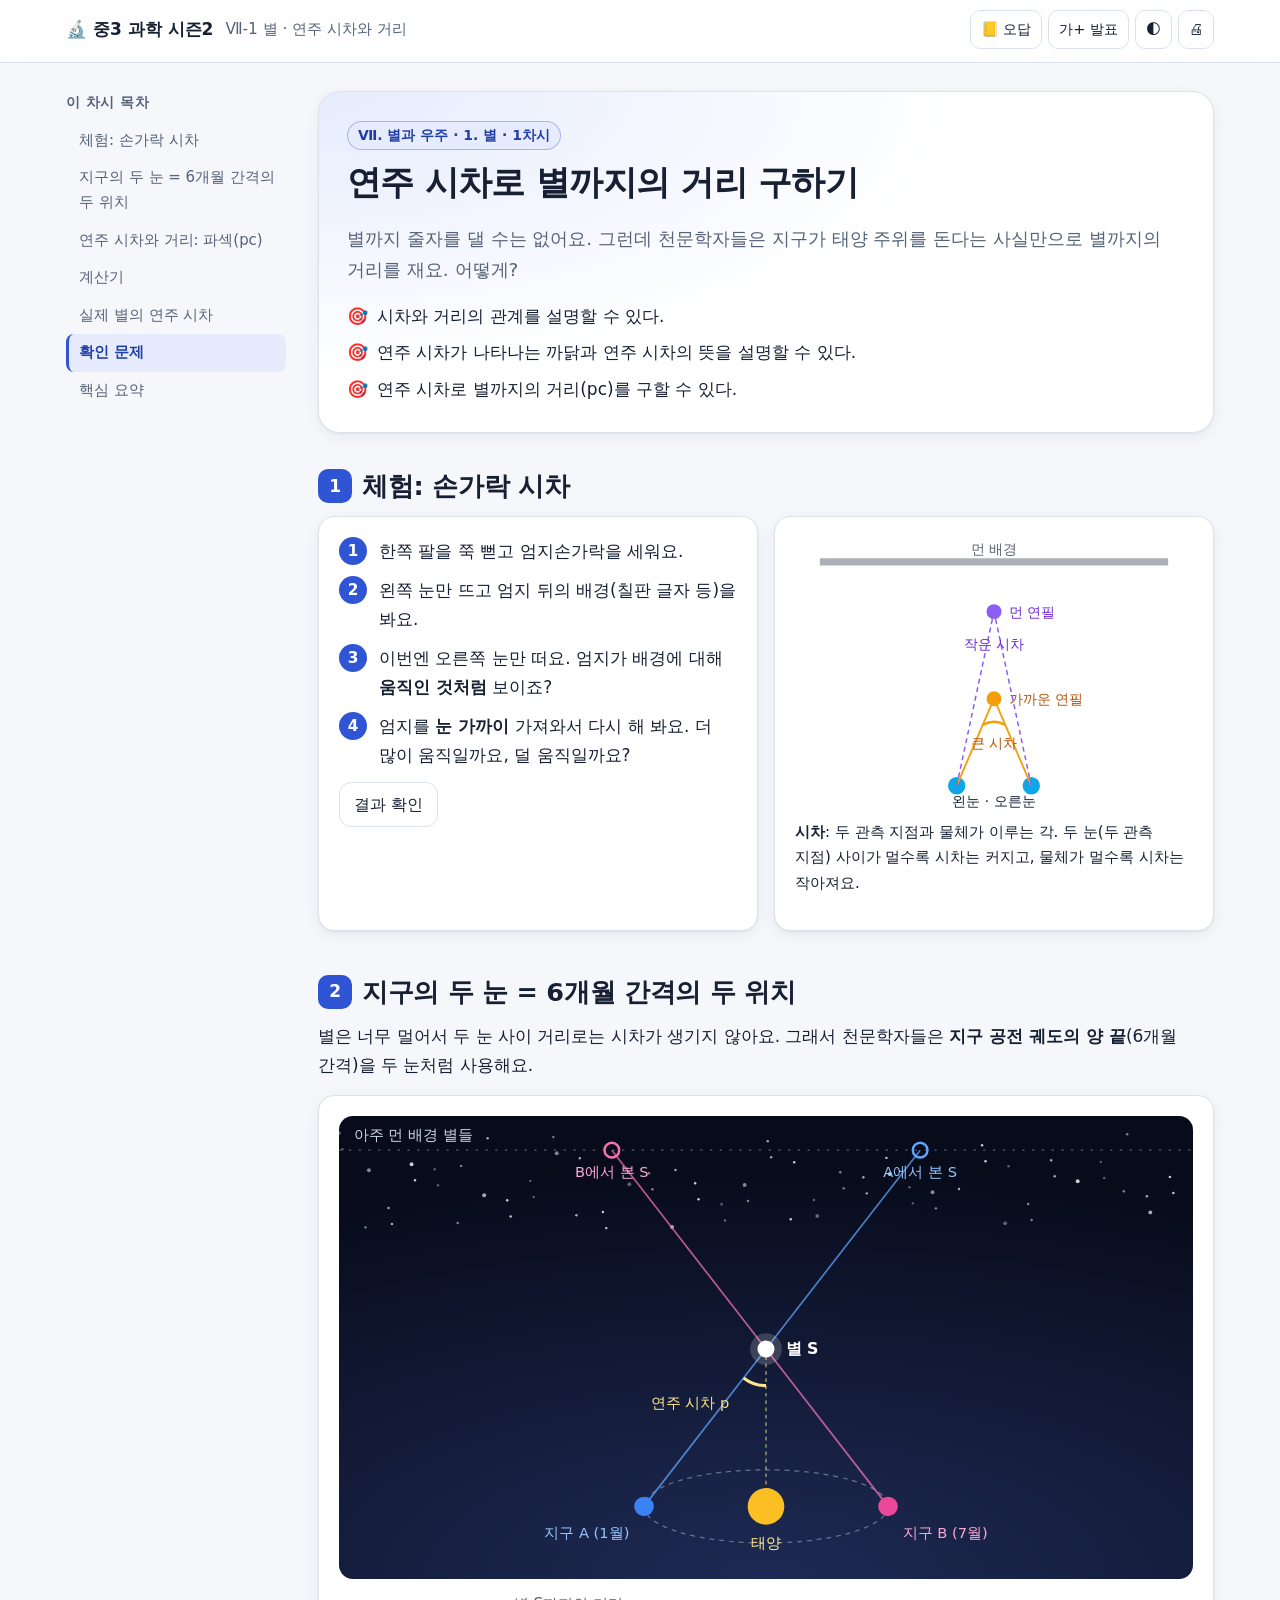
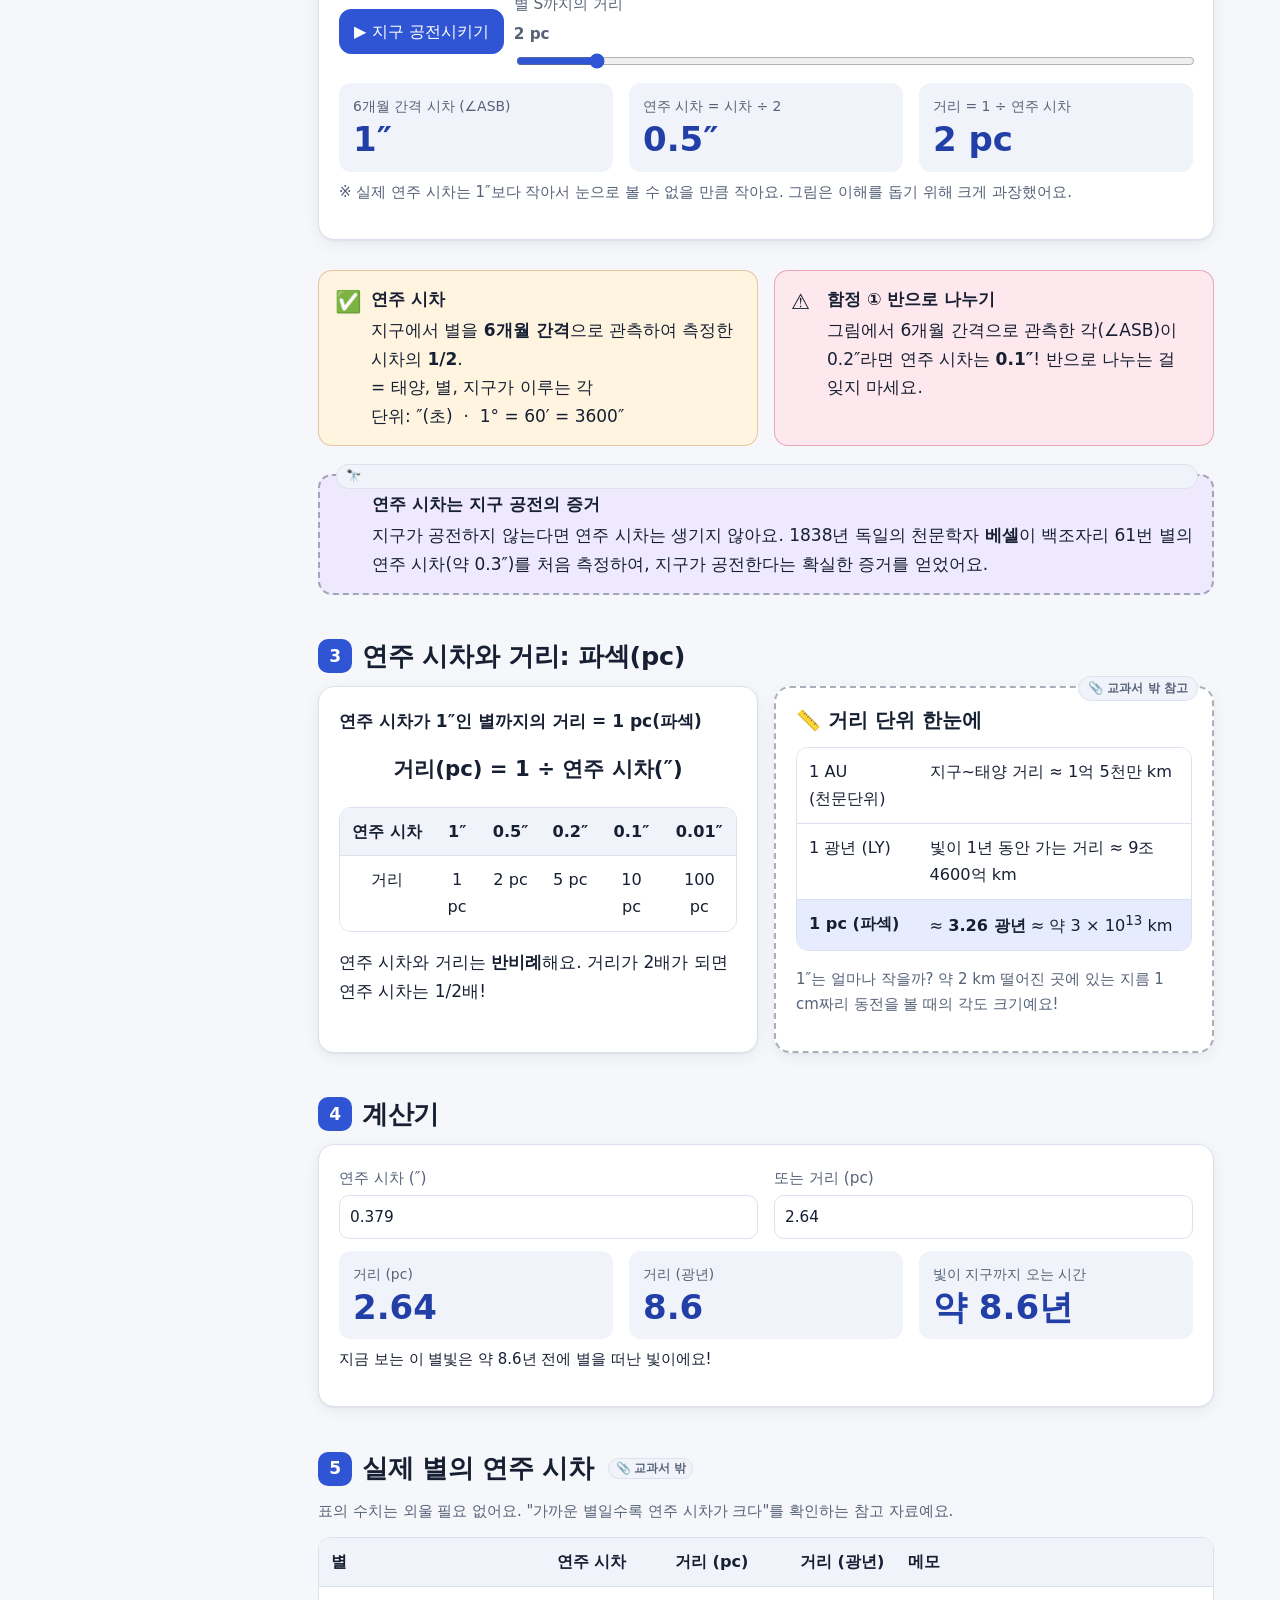
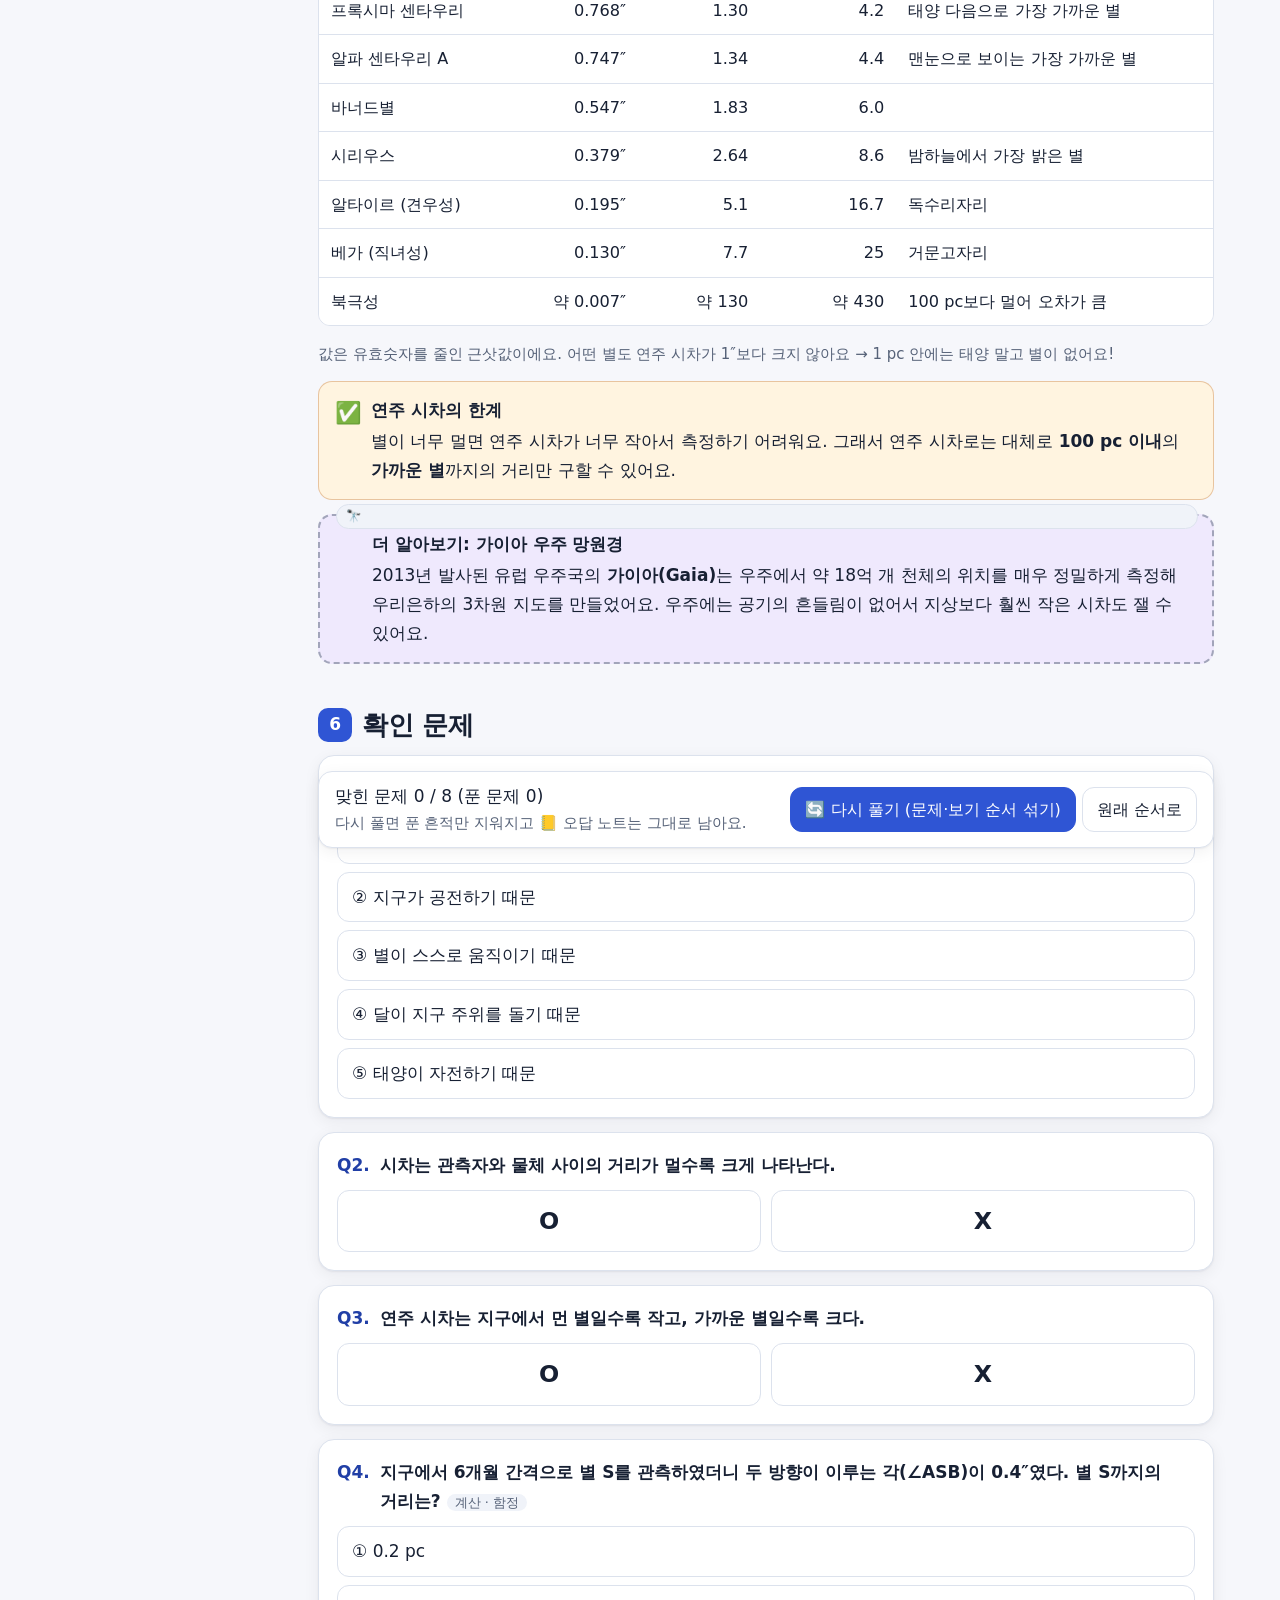
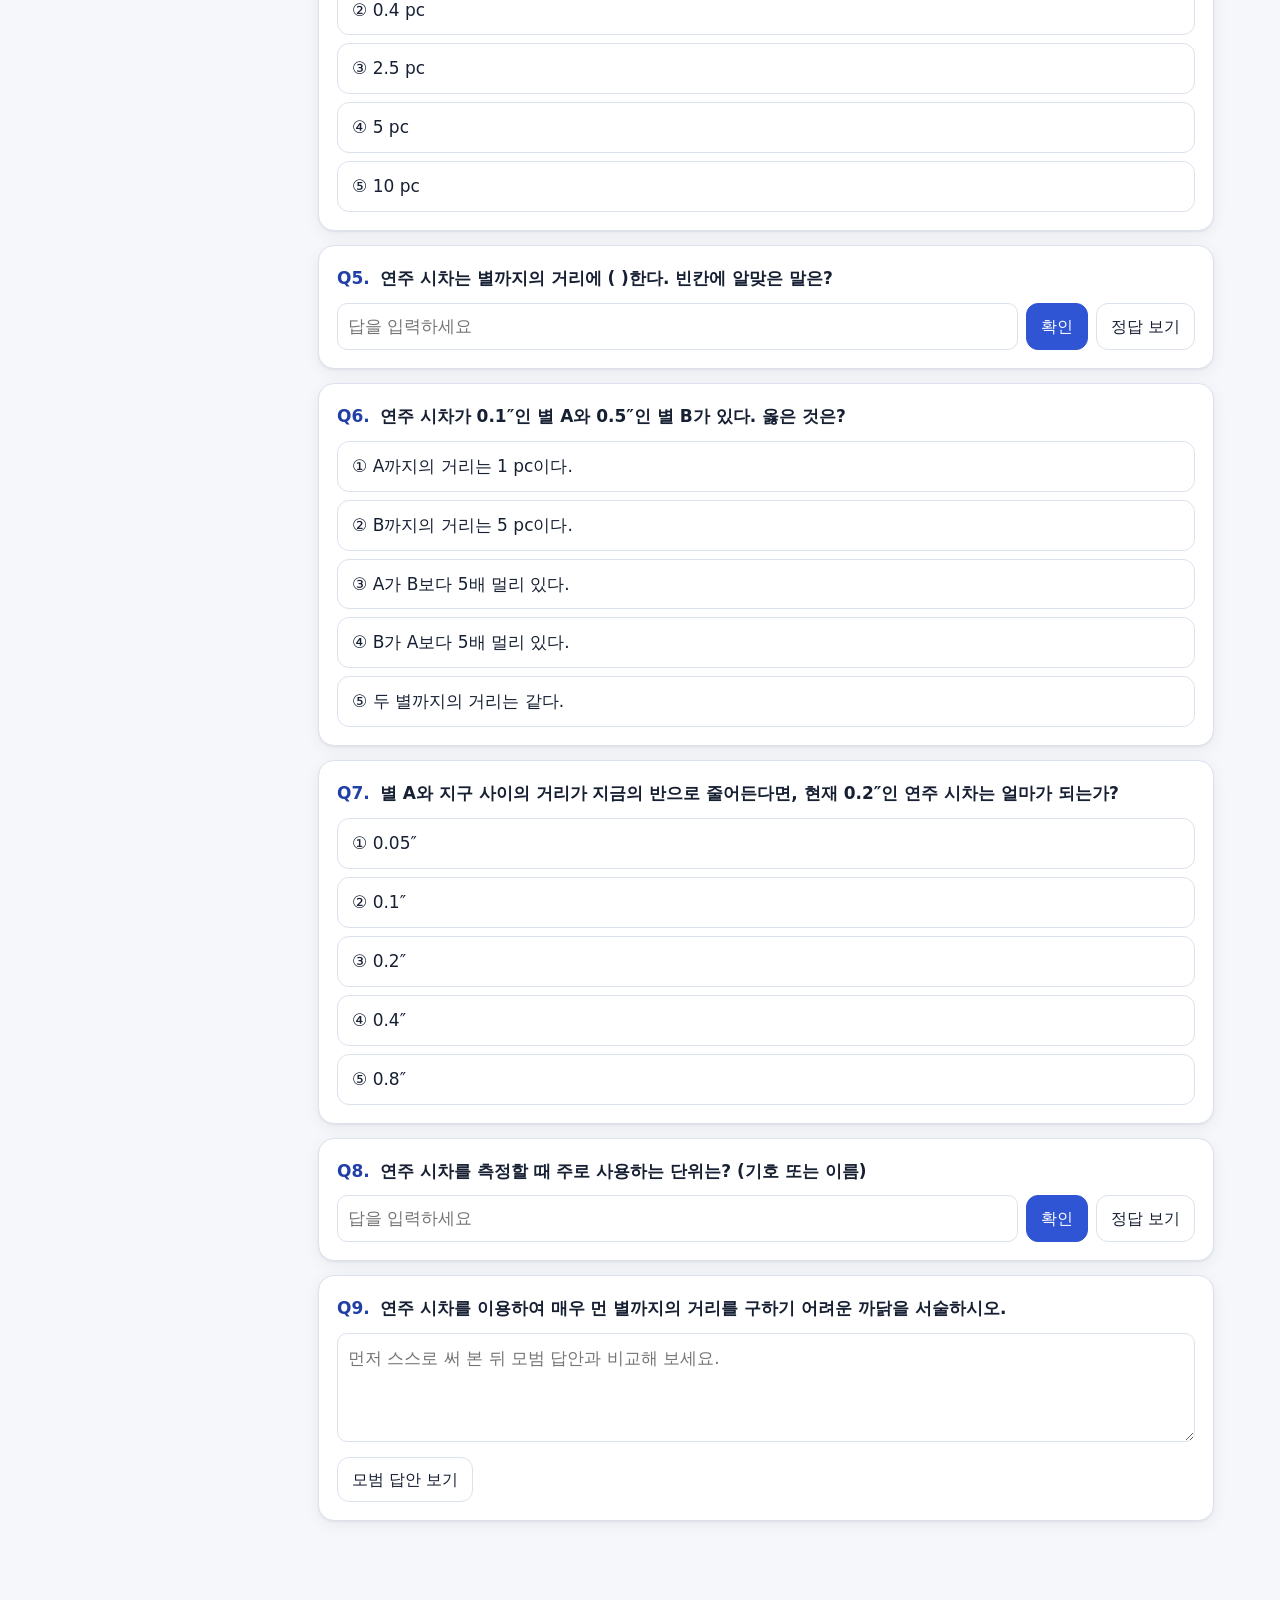
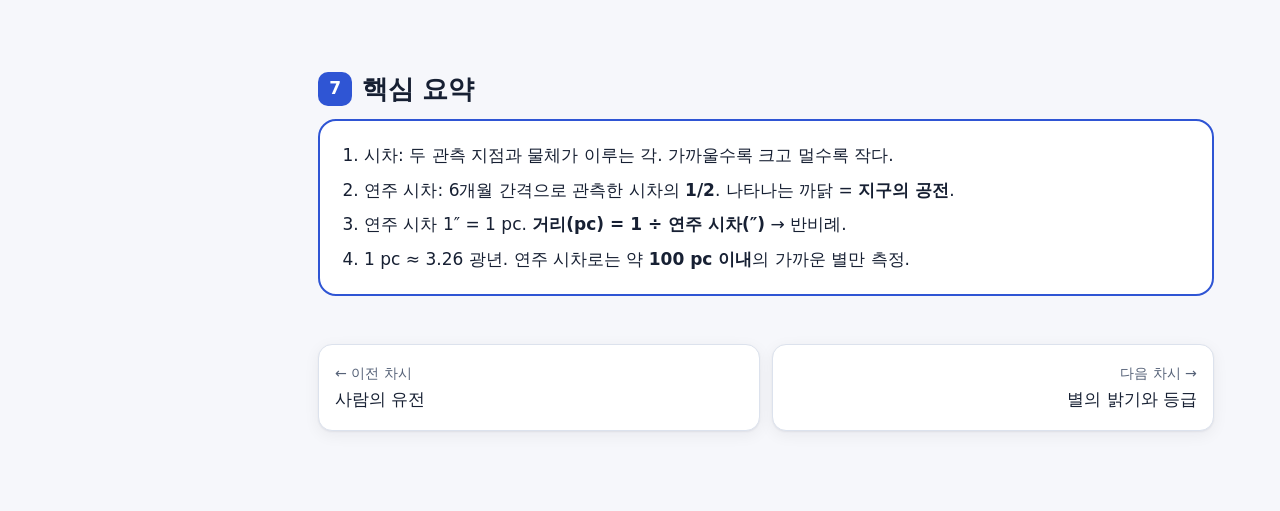
<file: 07-parallax.html>
<!doctype html>
<html lang="ko">
<head>
<meta charset="utf-8">
<meta name="viewport" content="width=device-width, initial-scale=1">
<title>연주 시차와 거리</title>
<link rel="stylesheet" href="assets/style.css">
<script src="assets/common.js"></script>
<style>
  #orbit { width: 100%; height: auto; display: block; background: radial-gradient(120% 90% at 50% 100%, #1e2a55, #070b1a); border-radius: 14px; }
  .step-list { counter-reset: s; list-style: none; padding: 0; margin: 0; display: grid; gap: 10px; }
  .step-list li { counter-increment: s; padding-left: 40px; position: relative; }
  .step-list li::before { content: counter(s); position: absolute; left: 0; top: 0; width: 28px; height: 28px; border-radius: 50%; background: var(--accent); color: var(--on-accent); display: grid; place-items: center; font-weight: 800; font-size: .9rem; }
</style>
</head>
<body class="unit-star">
<div class="page">
<nav class="toc"></nav>
<main>

<div class="hero">
  <span class="unit">Ⅶ. 별과 우주 · 1. 별 · 1차시</span>
  <h1>연주 시차로 별까지의 거리 구하기</h1>
  <p class="lead">별까지 줄자를 댈 수는 없어요. 그런데 천문학자들은 지구가 태양 주위를 돈다는 사실만으로 별까지의 거리를 재요. 어떻게?</p>
  <ul class="goals">
    <li>시차와 거리의 관계를 설명할 수 있다.</li>
    <li>연주 시차가 나타나는 까닭과 연주 시차의 뜻을 설명할 수 있다.</li>
    <li>연주 시차로 별까지의 거리(pc)를 구할 수 있다.</li>
  </ul>
</div>

<section class="block" id="finger">
  <h2><span class="num">1</span>체험: 손가락 시차</h2>
  <div class="grid-2">
    <div class="card">
      <ol class="step-list">
        <li>한쪽 팔을 쭉 뻗고 엄지손가락을 세워요.</li>
        <li>왼쪽 눈만 뜨고 엄지 뒤의 배경(칠판 글자 등)을 봐요.</li>
        <li>이번엔 오른쪽 눈만 떠요. 엄지가 배경에 대해 <b>움직인 것처럼</b> 보이죠?</li>
        <li>엄지를 <b>눈 가까이</b> 가져와서 다시 해 봐요. 더 많이 움직일까요, 덜 움직일까요?</li>
      </ol>
      <button class="btn" data-reveal="f-a" style="margin-top:12px">결과 확인</button>
      <div class="answer" id="f-a">가까이 있을수록 <b>많이</b> 움직여 보여요 → <b>시차는 가까울수록 크고, 멀수록 작다!</b></div>
    </div>
    <div class="card">
      <svg viewBox="0 0 320 220" aria-label="두 눈으로 가까운 물체와 먼 물체를 볼 때의 시차">
        <line x1="20" y1="20" x2="300" y2="20" stroke="currentColor" opacity=".35" stroke-width="6"/>
        <text x="160" y="14" font-size="11" fill="currentColor" text-anchor="middle" opacity=".7">먼 배경</text>
        <circle cx="130" cy="200" r="7" fill="#0ea5e9"/><circle cx="190" cy="200" r="7" fill="#0ea5e9"/>
        <text x="160" y="216" font-size="11" fill="currentColor" text-anchor="middle">왼눈 · 오른눈</text>
        <circle cx="160" cy="130" r="6" fill="#f59e0b"/><text x="172" y="134" font-size="11" fill="#b45309">가까운 연필</text>
        <line x1="130" y1="200" x2="160" y2="130" stroke="#f59e0b" stroke-width="1.5"/><line x1="190" y1="200" x2="160" y2="130" stroke="#f59e0b" stroke-width="1.5"/>
        <path d="M151 151 Q160 146 169 151" fill="none" stroke="#f59e0b" stroke-width="2"/>
        <text x="160" y="170" font-size="11" fill="#b45309" text-anchor="middle">큰 시차</text>
        <circle cx="160" cy="60" r="6" fill="#8b5cf6"/><text x="172" y="64" font-size="11" fill="#6d28d9">먼 연필</text>
        <line x1="130" y1="200" x2="160" y2="60" stroke="#8b5cf6" stroke-width="1.2" stroke-dasharray="4 3"/><line x1="190" y1="200" x2="160" y2="60" stroke="#8b5cf6" stroke-width="1.2" stroke-dasharray="4 3"/>
        <text x="160" y="90" font-size="11" fill="#6d28d9" text-anchor="middle">작은 시차</text>
      </svg>
      <p class="small"><b>시차</b>: 두 관측 지점과 물체가 이루는 각. 두 눈(두 관측 지점) 사이가 멀수록 시차는 커지고, 물체가 멀수록 시차는 작아져요.</p>
    </div>
  </div>
</section>

<section class="block" id="annual">
  <h2><span class="num">2</span>지구의 두 눈 = 6개월 간격의 두 위치</h2>
  <p>별은 너무 멀어서 두 눈 사이 거리로는 시차가 생기지 않아요. 그래서 천문학자들은 <b>지구 공전 궤도의 양 끝</b>(6개월 간격)을 두 눈처럼 사용해요.</p>
  <div class="card">
    <svg viewBox="0 0 700 380" id="orbit" aria-label="지구 공전과 연주 시차 모형"></svg>
    <div class="row" style="margin-top:12px">
      <button class="btn primary" id="play">▶ 지구 공전시키기</button>
      <label class="field" style="flex:1;min-width:220px">별 S까지의 거리 <b><span id="d-lab">2</span> pc</b>
        <input type="range" id="d" min="1" max="10" step="0.5" value="2">
      </label>
    </div>
    <div class="grid-3" style="margin-top:12px">
      <div class="stat"><div class="lbl">6개월 간격 시차 (∠ASB)</div><div class="big-num" id="o-par">1″</div></div>
      <div class="stat"><div class="lbl">연주 시차 = 시차 ÷ 2</div><div class="big-num" id="o-p">0.5″</div></div>
      <div class="stat"><div class="lbl">거리 = 1 ÷ 연주 시차</div><div class="big-num" id="o-d">2 pc</div></div>
    </div>
    <p class="small muted" style="margin-top:8px">※ 실제 연주 시차는 1″보다 작아서 눈으로 볼 수 없을 만큼 작아요. 그림은 이해를 돕기 위해 크게 과장했어요.</p>
  </div>
  <div class="grid-2">
    <div class="callout exam"><span class="t">연주 시차</span>
      지구에서 별을 <b>6개월 간격</b>으로 관측하여 측정한 시차의 <b>1/2</b>.<br>
      = 태양, 별, 지구가 이루는 각<br>
      단위: ″(초) &nbsp;·&nbsp; 1° = 60′ = 3600″
    </div>
    <div class="callout trap"><span class="t">함정 ① 반으로 나누기</span>
      그림에서 6개월 간격으로 관측한 각(∠ASB)이 0.2″라면 연주 시차는 <b>0.1″</b>! 반으로 나누는 걸 잊지 마세요.
    </div>
  </div>
  <div class="callout fun extra"><span class="t">연주 시차는 지구 공전의 증거</span>
    지구가 공전하지 않는다면 연주 시차는 생기지 않아요. 1838년 독일의 천문학자 <b>베셀</b>이 백조자리 61번 별의 연주 시차(약 0.3″)를 처음 측정하여, 지구가 공전한다는 확실한 증거를 얻었어요.
  </div>
</section>

<section class="block" id="pc">
  <h2><span class="num">3</span>연주 시차와 거리: 파섹(pc)</h2>
  <div class="grid-2">
    <div class="card">
      <p><b>연주 시차가 1″인 별까지의 거리 = 1 pc(파섹)</b></p>
      <p style="font-size:1.25rem" class="center"><b>거리(pc) = 1 ÷ 연주 시차(″)</b></p>
      <div class="table-wrap"><table class="data center-all">
        <thead><tr><th>연주 시차</th><th>1″</th><th>0.5″</th><th>0.2″</th><th>0.1″</th><th>0.01″</th></tr></thead>
        <tbody><tr><td>거리</td><td>1 pc</td><td>2 pc</td><td>5 pc</td><td>10 pc</td><td>100 pc</td></tr></tbody>
      </table></div>
      <p>연주 시차와 거리는 <b>반비례</b>해요. 거리가 2배가 되면 연주 시차는 1/2배!</p>
    </div>
    <div class="card extra">
      <h3>📏 거리 단위 한눈에</h3>
      <div class="table-wrap"><table class="data">
        <tbody>
          <tr><td>1 AU (천문단위)</td><td>지구~태양 거리 ≈ 1억 5천만 km</td></tr>
          <tr><td>1 광년 (LY)</td><td>빛이 1년 동안 가는 거리 ≈ 9조 4600억 km</td></tr>
          <tr class="em"><td><b>1 pc (파섹)</b></td><td>≈ <b>3.26 광년</b> ≈ 약 3 × 10<sup>13</sup> km</td></tr>
        </tbody>
      </table></div>
      <p class="small muted">1″는 얼마나 작을까? 약 2 km 떨어진 곳에 있는 지름 1 cm짜리 동전을 볼 때의 각도 크기예요!</p>
    </div>
  </div>
</section>

<section class="block" id="calc">
  <h2><span class="num">4</span>계산기</h2>
  <div class="card">
    <div class="grid-2">
      <label class="field">연주 시차 (″)
        <input type="number" id="c-p" value="0.379" step="0.001" min="0.001">
      </label>
      <label class="field">또는 거리 (pc)
        <input type="number" id="c-d" value="2.64" step="0.01" min="0.01">
      </label>
    </div>
    <div class="grid-3" style="margin-top:12px">
      <div class="stat"><div class="lbl">거리 (pc)</div><div class="big-num" id="r-pc">–</div></div>
      <div class="stat"><div class="lbl">거리 (광년)</div><div class="big-num" id="r-ly">–</div></div>
      <div class="stat"><div class="lbl">빛이 지구까지 오는 시간</div><div class="big-num" id="r-t">–</div></div>
    </div>
    <p class="small" id="r-msg" style="margin-top:8px"></p>
  </div>
</section>

<section class="block" id="real">
  <h2><span class="num">5</span>실제 별의 연주 시차 <span class="xtag"></span></h2>
  <p class="small muted">표의 수치는 외울 필요 없어요. "가까운 별일수록 연주 시차가 크다"를 확인하는 참고 자료예요.</p>
  <div class="table-wrap"><table class="data">
    <thead><tr><th>별</th><th class="num">연주 시차</th><th class="num">거리 (pc)</th><th class="num">거리 (광년)</th><th>메모</th></tr></thead>
    <tbody>
      <tr><td>프록시마 센타우리</td><td class="num">0.768″</td><td class="num">1.30</td><td class="num">4.2</td><td>태양 다음으로 가장 가까운 별</td></tr>
      <tr><td>알파 센타우리 A</td><td class="num">0.747″</td><td class="num">1.34</td><td class="num">4.4</td><td>맨눈으로 보이는 가장 가까운 별</td></tr>
      <tr><td>바너드별</td><td class="num">0.547″</td><td class="num">1.83</td><td class="num">6.0</td><td></td></tr>
      <tr><td>시리우스</td><td class="num">0.379″</td><td class="num">2.64</td><td class="num">8.6</td><td>밤하늘에서 가장 밝은 별</td></tr>
      <tr><td>알타이르 (견우성)</td><td class="num">0.195″</td><td class="num">5.1</td><td class="num">16.7</td><td>독수리자리</td></tr>
      <tr><td>베가 (직녀성)</td><td class="num">0.130″</td><td class="num">7.7</td><td class="num">25</td><td>거문고자리</td></tr>
      <tr><td>북극성</td><td class="num">약 0.007″</td><td class="num">약 130</td><td class="num">약 430</td><td>100 pc보다 멀어 오차가 큼</td></tr>
    </tbody>
  </table></div>
  <p class="small muted">값은 유효숫자를 줄인 근삿값이에요. 어떤 별도 연주 시차가 1″보다 크지 않아요 → 1 pc 안에는 태양 말고 별이 없어요!</p>
  <div class="callout exam"><span class="t">연주 시차의 한계</span>
    별이 너무 멀면 연주 시차가 너무 작아서 측정하기 어려워요. 그래서 연주 시차로는 대체로 <b>100 pc 이내</b>의 <b>가까운 별</b>까지의 거리만 구할 수 있어요.
  </div>
  <div class="callout fun extra"><span class="t">더 알아보기: 가이아 우주 망원경</span>
    2013년 발사된 유럽 우주국의 <b>가이아(Gaia)</b>는 우주에서 약 18억 개 천체의 위치를 매우 정밀하게 측정해 우리은하의 3차원 지도를 만들었어요. 우주에는 공기의 흔들림이 없어서 지상보다 훨씬 작은 시차도 잴 수 있어요.
  </div>
</section>

<section class="block" id="check">
  <h2><span class="num">6</span>확인 문제</h2>
  <div id="quiz"></div>
</section>

<section class="block" id="sum">
  <h2><span class="num">7</span>핵심 요약</h2>
  <div class="summary">
    <ol>
      <li>시차: 두 관측 지점과 물체가 이루는 각. 가까울수록 크고 멀수록 작다.</li>
      <li>연주 시차: 6개월 간격으로 관측한 시차의 <b>1/2</b>. 나타나는 까닭 = <b>지구의 공전</b>.</li>
      <li>연주 시차 1″ = 1 pc. <b>거리(pc) = 1 ÷ 연주 시차(″)</b> → 반비례.</li>
      <li>1 pc ≈ 3.26 광년. 연주 시차로는 약 <b>100 pc 이내</b>의 가까운 별만 측정.</li>
    </ol>
  </div>
</section>

</main>
</div>

<script>
(function () {
  /* ---------- 궤도 모형 ---------- */
  var svg = document.getElementById("orbit");
  var SX = 350, SY = 320, RX = 100, RY = 30, BG = 28;
  var stars = "";
  for (var i = 0; i < 70; i++) {
    var x = (i * 97.3) % 700, y = BG + 6 + ((i * 53.7) % 60);
    stars += '<circle cx="' + x.toFixed(1) + '" cy="' + (i % 3 === 0 ? (y - 20).toFixed(1) : y.toFixed(1)) + '" r="' + (i % 5 === 0 ? 1.6 : 1) + '" fill="#fff" opacity="' + (0.35 + (i % 4) * 0.15) + '"/>';
  }
  var dist = 2, theta = Math.PI, playing = false, raf = 0;
  function starY() { return SY - 110 - (dist - 1) * 19; }
  function proj(ex, ey, sx, sy) { var t = (BG - ey) / (sy - ey); return ex + (sx - ex) * t; }
  function render() {
    var sy = starY(), sx = SX;
    var ax = SX - RX, bx = SX + RX;
    var pa = proj(ax, SY, sx, sy), pb = proj(bx, SY, sx, sy);
    var ex = SX + RX * Math.cos(theta), ey = SY + RY * Math.sin(theta);
    var pe = proj(ex, ey, sx, sy);
    var s = stars;
    s += '<line x1="0" y1="' + BG + '" x2="700" y2="' + BG + '" stroke="#94a3b8" stroke-dasharray="2 6" opacity=".5"/>';
    s += '<text x="12" y="' + (BG - 8) + '" fill="#cbd5e1" font-size="12">아주 먼 배경 별들</text>';
    s += '<ellipse cx="' + SX + '" cy="' + SY + '" rx="' + RX + '" ry="' + RY + '" fill="none" stroke="#64748b" stroke-dasharray="4 4"/>';
    // 시선
    s += '<line x1="' + ax + '" y1="' + SY + '" x2="' + pa + '" y2="' + BG + '" stroke="#60a5fa" stroke-width="1.4" opacity=".75"/>';
    s += '<line x1="' + bx + '" y1="' + SY + '" x2="' + pb + '" y2="' + BG + '" stroke="#f472b6" stroke-width="1.4" opacity=".75"/>';
    s += '<line x1="' + SX + '" y1="' + SY + '" x2="' + sx + '" y2="' + sy + '" stroke="#fde68a" stroke-width="1" stroke-dasharray="3 3" opacity=".7"/>';
    // 겉보기 위치
    s += '<circle cx="' + pa + '" cy="' + BG + '" r="6" fill="none" stroke="#60a5fa" stroke-width="2"/><text x="' + pa + '" y="' + (BG + 22) + '" fill="#93c5fd" font-size="12" text-anchor="middle">A에서 본 S</text>';
    s += '<circle cx="' + pb + '" cy="' + BG + '" r="6" fill="none" stroke="#f472b6" stroke-width="2"/><text x="' + pb + '" y="' + (BG + 22) + '" fill="#f9a8d4" font-size="12" text-anchor="middle">B에서 본 S</text>';
    if (playing) {
      s += '<line x1="' + ex + '" y1="' + ey + '" x2="' + pe + '" y2="' + BG + '" stroke="#34d399" stroke-width="1.5"/>';
      s += '<circle cx="' + pe + '" cy="' + BG + '" r="7" fill="#34d399"/>';
    }
    // 태양, 지구
    s += '<circle cx="' + SX + '" cy="' + SY + '" r="15" fill="#fbbf24"/><text x="' + SX + '" y="' + (SY + 34) + '" text-anchor="middle" fill="#fde68a" font-size="12">태양</text>';
    s += '<circle cx="' + ax + '" cy="' + SY + '" r="8" fill="#3b82f6" opacity="' + (playing ? .35 : 1) + '"/><text x="' + (ax - 12) + '" y="' + (SY + 26) + '" text-anchor="end" fill="#93c5fd" font-size="12">지구 A (1월)</text>';
    s += '<circle cx="' + bx + '" cy="' + SY + '" r="8" fill="#ec4899" opacity="' + (playing ? .35 : 1) + '"/><text x="' + (bx + 12) + '" y="' + (SY + 26) + '" fill="#f9a8d4" font-size="12">지구 B (7월)</text>';
    if (playing) s += '<circle cx="' + ex + '" cy="' + ey + '" r="9" fill="#34d399" stroke="#fff" stroke-width="2"/>';
    // 별 S와 각
    s += '<circle cx="' + sx + '" cy="' + sy + '" r="7" fill="#fff"/><circle cx="' + sx + '" cy="' + sy + '" r="13" fill="#fff" opacity=".18"/>';
    s += '<text x="' + (sx + 16) + '" y="' + (sy + 4) + '" fill="#fff" font-size="13" font-weight="700">별 S</text>';
    var ang = Math.atan2(RX, SY - sy) * 180 / Math.PI;
    var r = 30, a1 = (90 + ang) * Math.PI / 180, a2 = (90) * Math.PI / 180;
    s += '<path d="M' + (sx + r * Math.cos(a2)) + " " + (sy + r * Math.sin(a2)) + " A " + r + " " + r + " 0 0 1 " + (sx + r * Math.cos(a1)) + " " + (sy + r * Math.sin(a1)) + '" fill="none" stroke="#fde68a" stroke-width="2.5"/>';
    s += '<text x="' + (sx - 30) + '" y="' + (sy + 48) + '" fill="#fde68a" font-size="12" text-anchor="end">연주 시차 p</text>';
    svg.innerHTML = s;
    var p = 1 / dist;
    document.getElementById("o-par").textContent = S2.fmt(2 * p, 3) + "″";
    document.getElementById("o-p").textContent = S2.fmt(p, 3) + "″";
    document.getElementById("o-d").textContent = S2.fmt(dist, 1) + " pc";
    document.getElementById("d-lab").textContent = dist;
  }
  document.getElementById("d").addEventListener("input", function (e) { dist = Number(e.target.value); render(); });
  function tick() { theta += 0.02; render(); raf = requestAnimationFrame(tick); }
  document.getElementById("play").onclick = function () {
    playing = !playing;
    this.textContent = playing ? "⏸ 멈추기" : "▶ 지구 공전시키기";
    if (playing) tick(); else { cancelAnimationFrame(raf); render(); }
  };
  render();

  /* ---------- 계산기 ---------- */
  var cp = document.getElementById("c-p"), cd = document.getElementById("c-d");
  function out(d) {
    if (!(d > 0)) return;
    var ly = d * 3.26;
    document.getElementById("r-pc").textContent = S2.fmt(d, 2);
    document.getElementById("r-ly").textContent = S2.fmt(ly, 1);
    document.getElementById("r-t").textContent = "약 " + S2.fmt(ly, ly < 10 ? 1 : 0) + "년";
    document.getElementById("r-msg").innerHTML = d > 100 ? "⚠️ 100 pc보다 멀어서 실제로는 연주 시차로 정확히 재기 어려워요."
      : "지금 보는 이 별빛은 약 " + S2.fmt(ly, ly < 10 ? 1 : 0) + "년 전에 별을 떠난 빛이에요!";
  }
  cp.addEventListener("input", function () { var p = Number(cp.value); if (p > 0) { cd.value = (1 / p).toFixed(2); out(1 / p); } });
  cd.addEventListener("input", function () { var d = Number(cd.value); if (d > 0) { cp.value = (1 / d).toFixed(3); out(d); } });
  out(1 / Number(cp.value));

  /* ---------- 문제 ---------- */
  S2.quiz("quiz", [
    { t: "mc", q: "연주 시차가 나타나는 까닭은?", o: ["지구가 자전하기 때문", "지구가 공전하기 때문", "별이 스스로 움직이기 때문", "달이 지구 주위를 돌기 때문", "태양이 자전하기 때문"], a: 1, e: "지구가 공전하여 6개월마다 관측 위치가 달라지기 때문이에요." },
    { t: "ox", q: "시차는 관측자와 물체 사이의 거리가 멀수록 크게 나타난다.", a: false, e: "멀수록 <b>작게</b> 나타나요." },
    { t: "ox", q: "연주 시차는 지구에서 먼 별일수록 작고, 가까운 별일수록 크다.", a: true, e: "" },
    { t: "mc", q: "지구에서 6개월 간격으로 별 S를 관측하였더니 두 방향이 이루는 각(∠ASB)이 0.4″였다. 별 S까지의 거리는?", tag: "계산 · 함정", o: ["0.2 pc", "0.4 pc", "2.5 pc", "5 pc", "10 pc"], a: 3, e: "연주 시차 = 0.4″ ÷ 2 = 0.2″ → 거리 = 1 ÷ 0.2 = <b>5 pc</b>" },
    { t: "short", q: "연주 시차는 별까지의 거리에 (    )한다. 빈칸에 알맞은 말은?", a: ["반비례"], e: "" },
    { t: "mc", q: "연주 시차가 0.1″인 별 A와 0.5″인 별 B가 있다. 옳은 것은?", o: ["A까지의 거리는 1 pc이다.", "B까지의 거리는 5 pc이다.", "A가 B보다 5배 멀리 있다.", "B가 A보다 5배 멀리 있다.", "두 별까지의 거리는 같다."], a: 2, e: "A = 10 pc, B = 2 pc → A가 <b>5배</b> 멀어요." },
    { t: "mc", q: "별 A와 지구 사이의 거리가 지금의 반으로 줄어든다면, 현재 0.2″인 연주 시차는 얼마가 되는가?", o: ["0.05″", "0.1″", "0.2″", "0.4″", "0.8″"], a: 3, e: "거리와 반비례 → 거리 1/2배 → 연주 시차 <b>2배</b> = 0.4″" },
    { t: "short", q: "연주 시차를 측정할 때 주로 사용하는 단위는? (기호 또는 이름)", a: ["초", "″", "\"", "초(″)"], e: "1° = 3600″" },
    { t: "essay", q: "연주 시차를 이용하여 매우 먼 별까지의 거리를 구하기 어려운 까닭을 서술하시오.", a: "별까지의 거리가 멀수록 연주 시차가 <b>매우 작아져서 측정하기 어렵기</b> 때문이다. 그래서 연주 시차로는 대체로 100 pc 이내의 가까운 별까지의 거리만 구할 수 있다." }
  ]);
})();
</script>
</body>
</html>
</file>
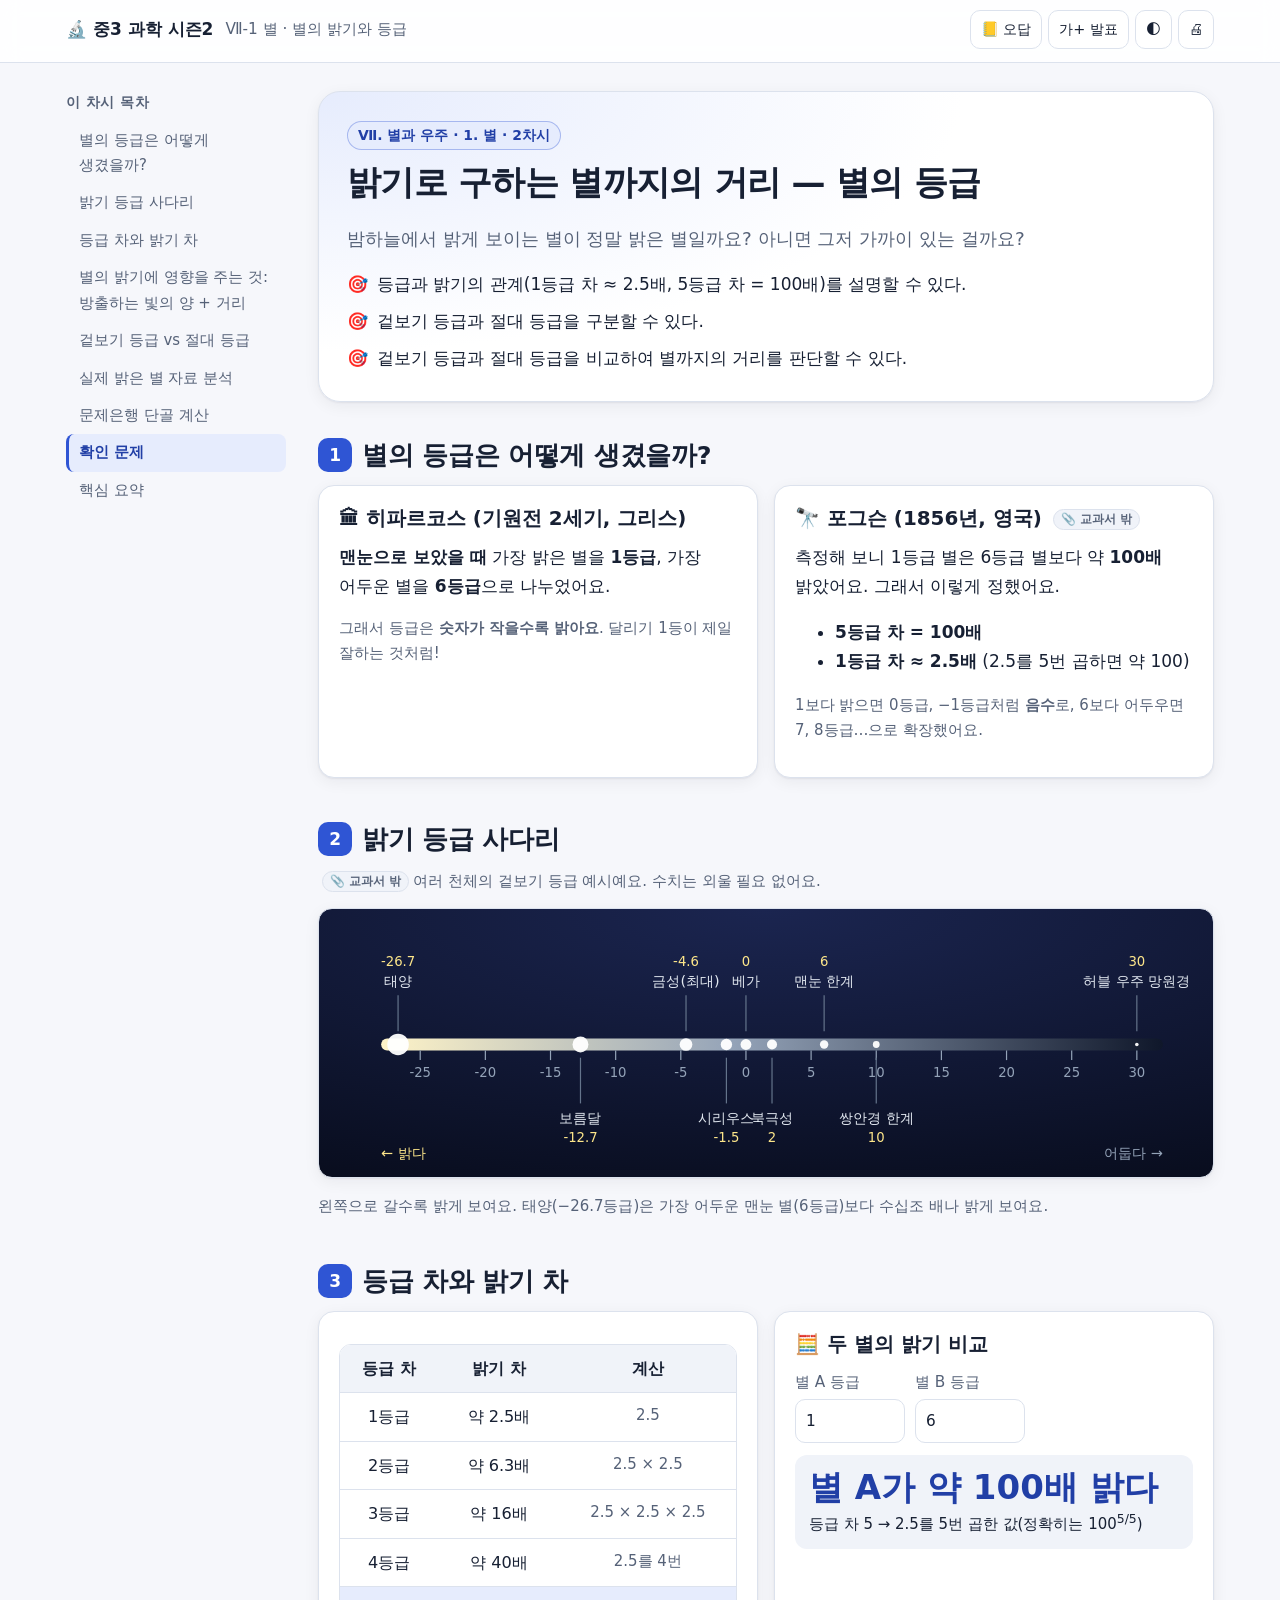
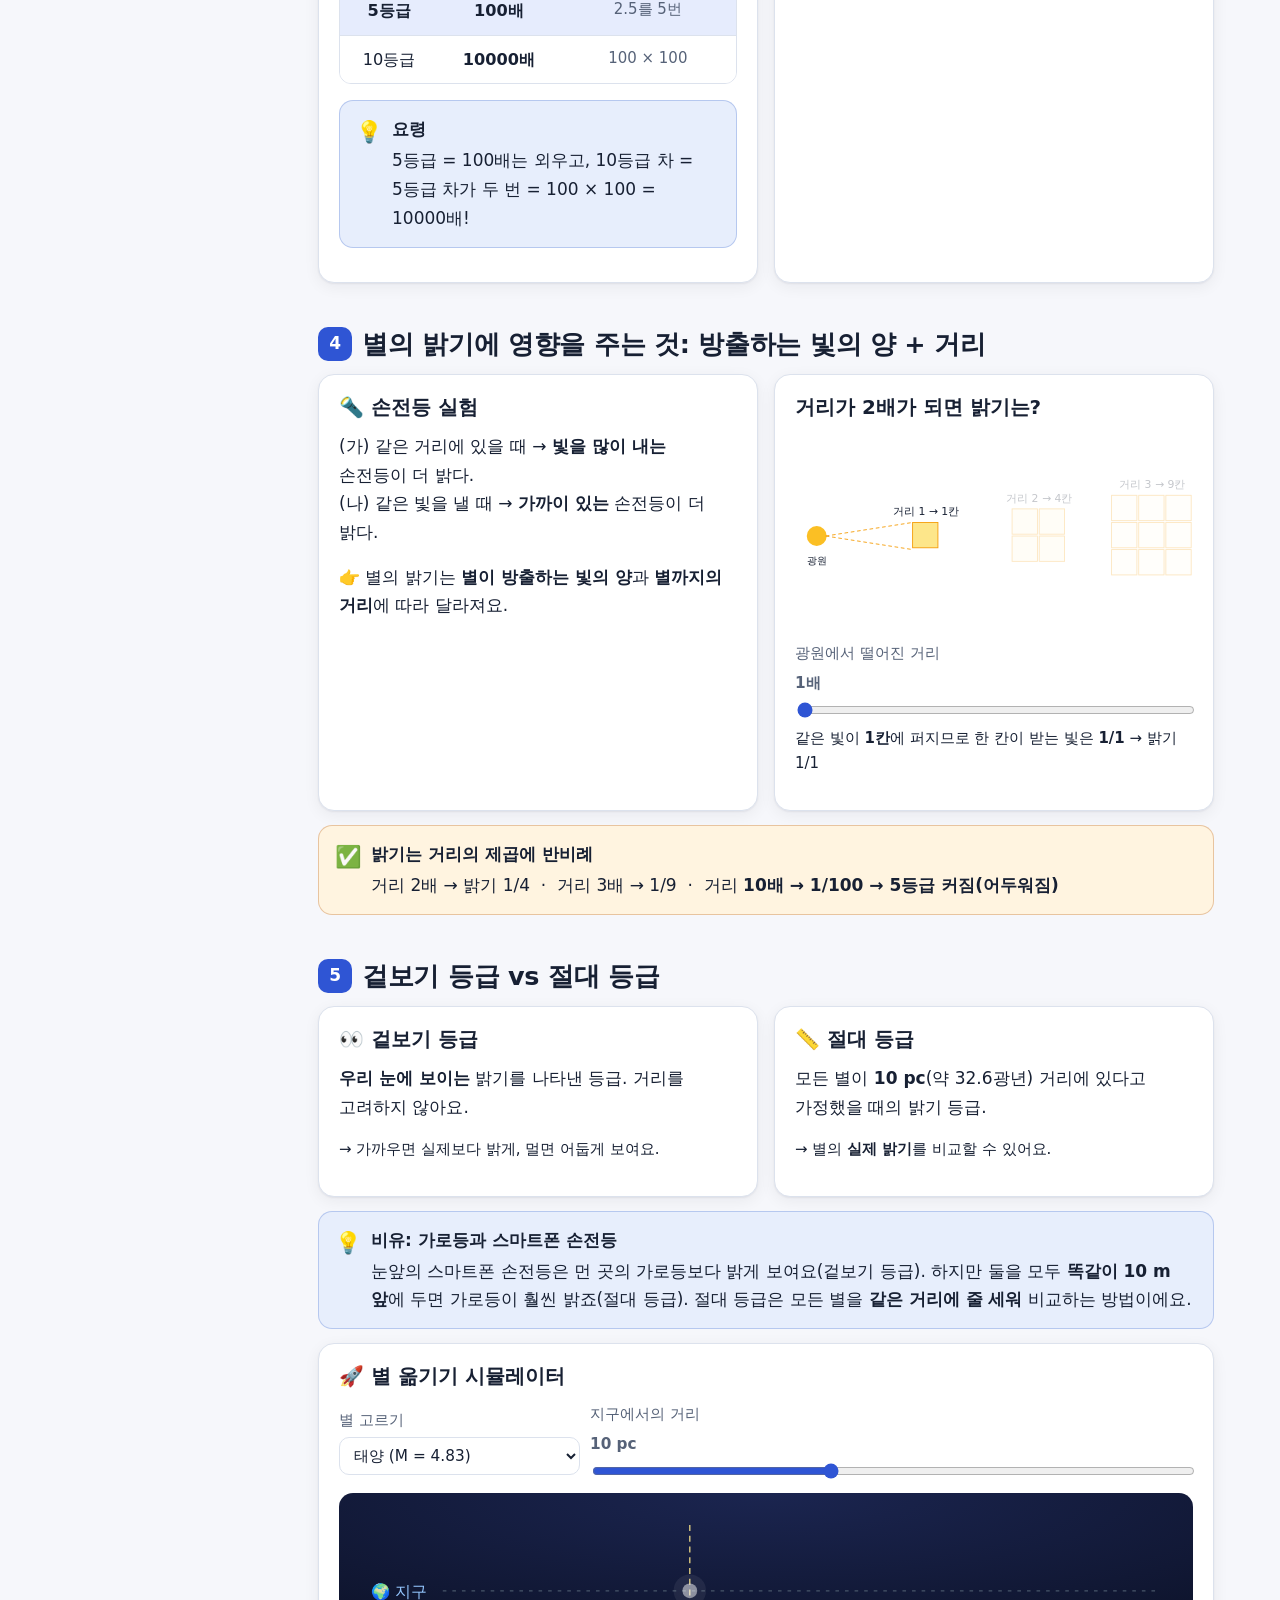
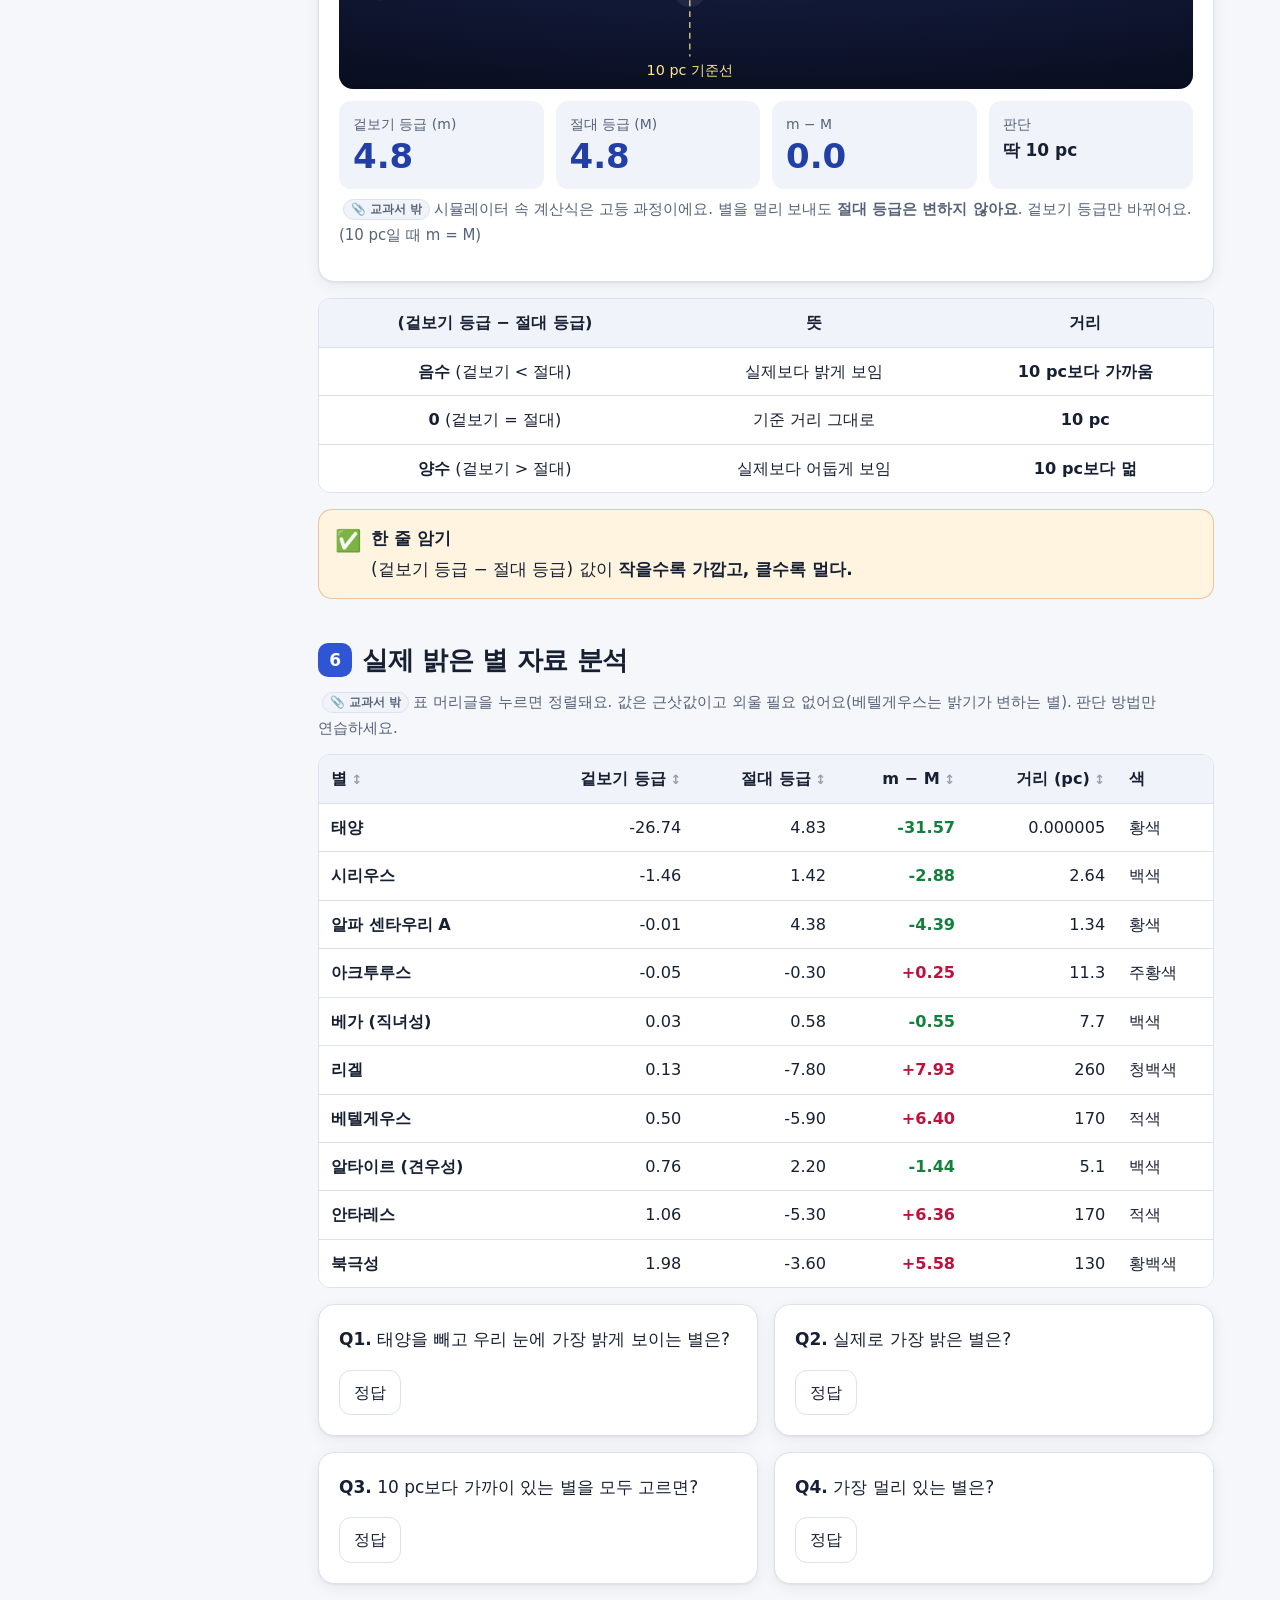
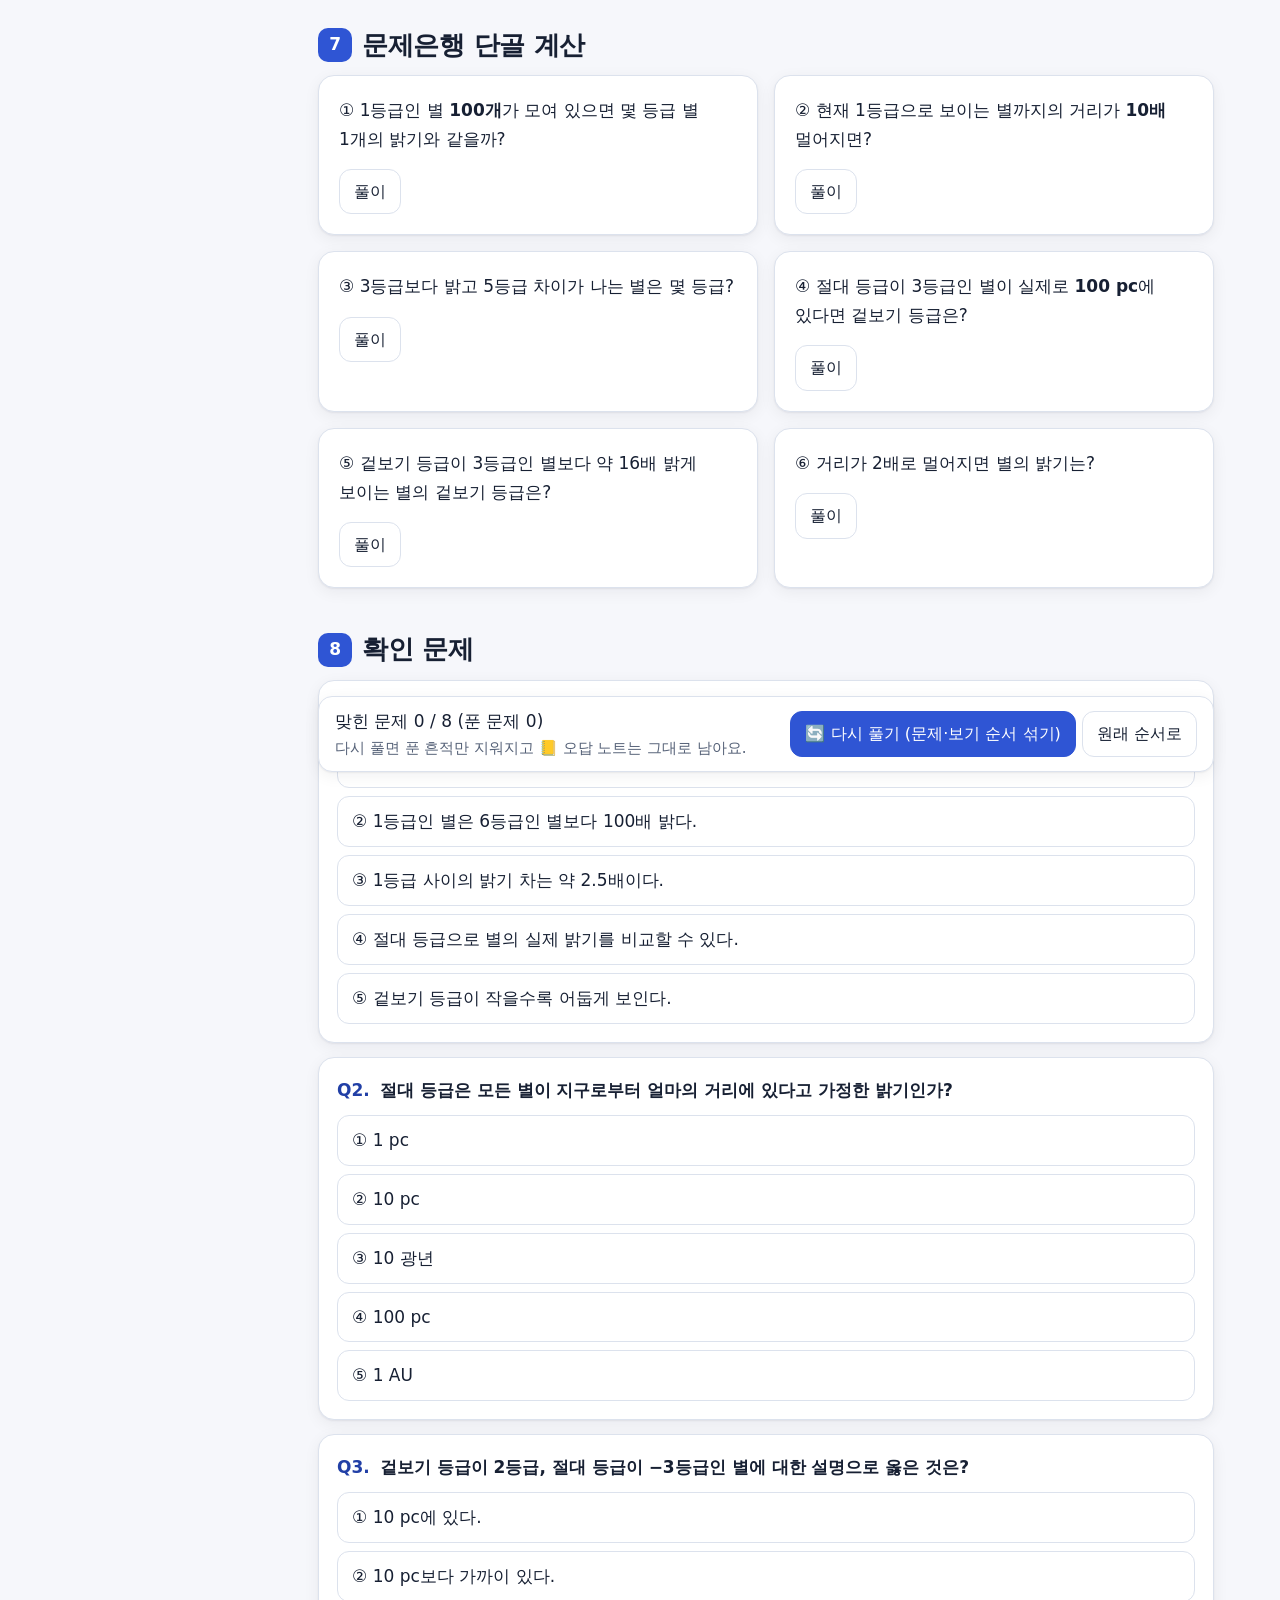
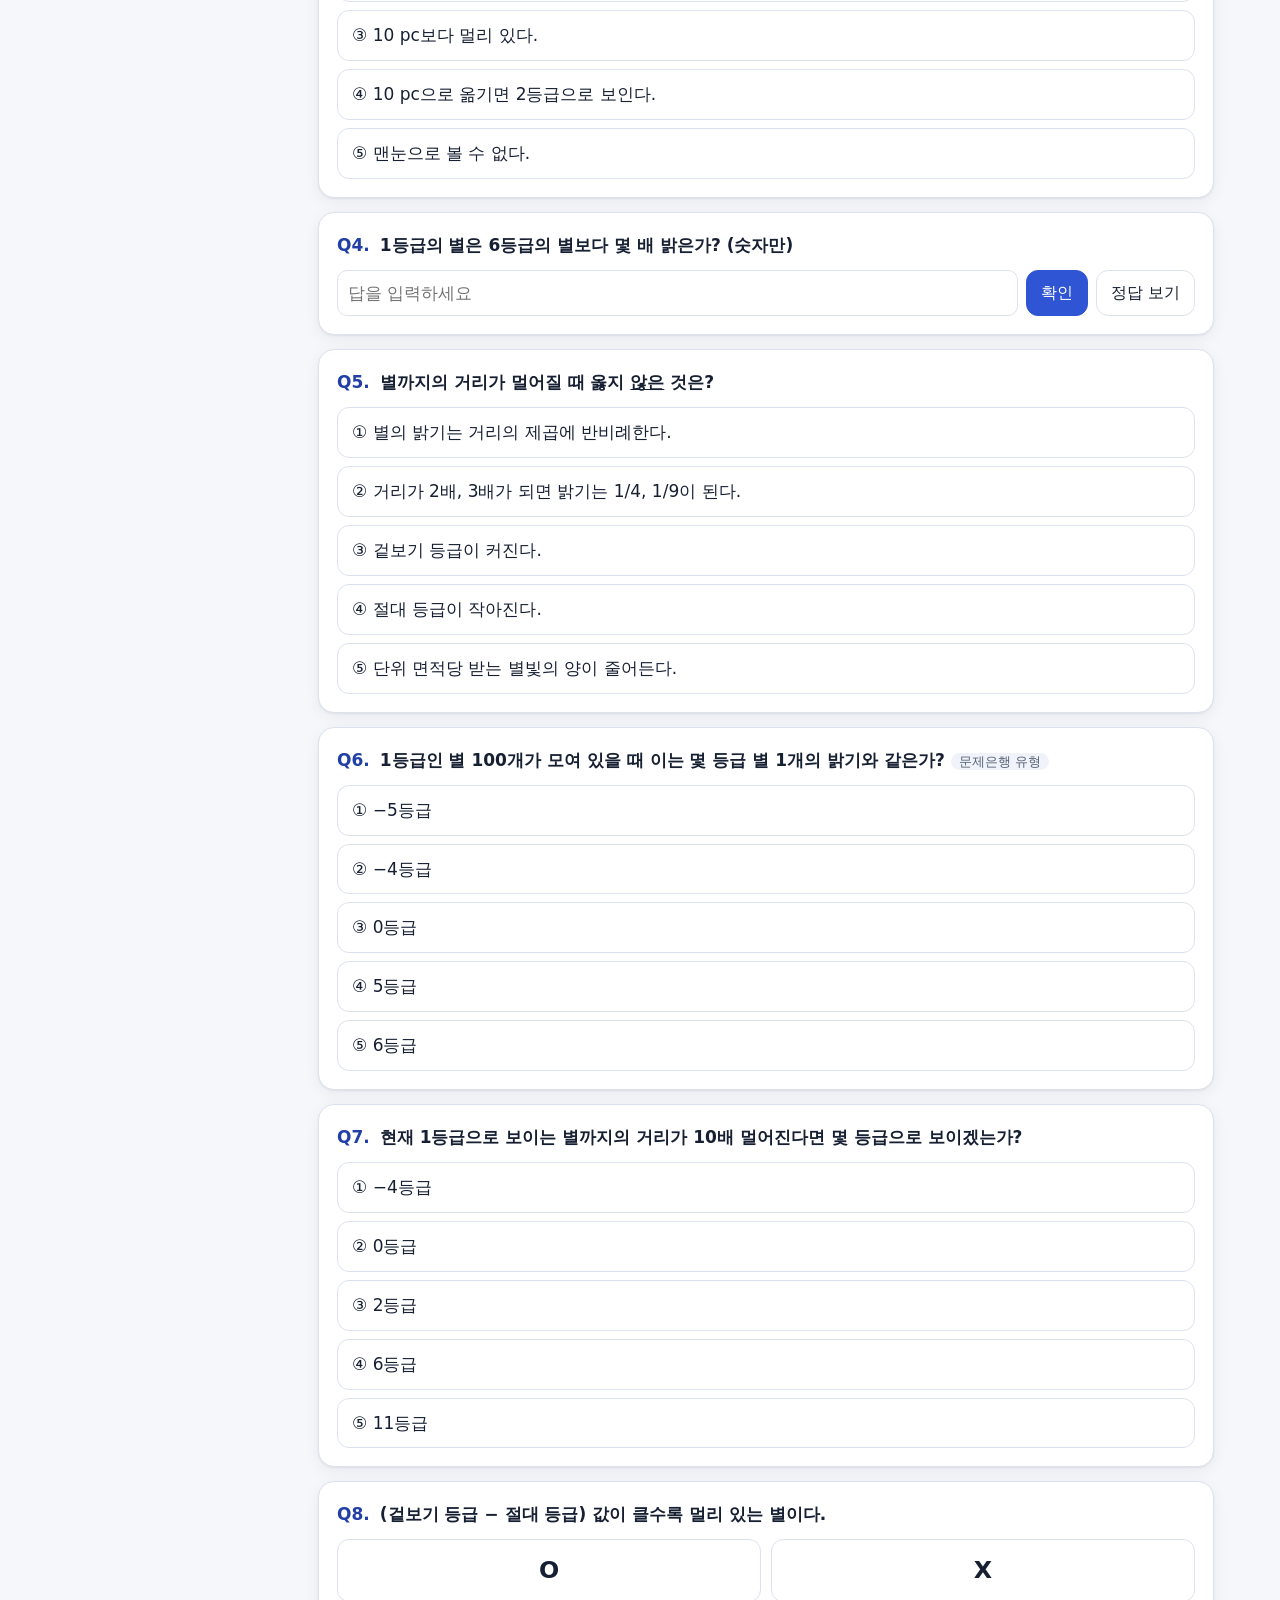
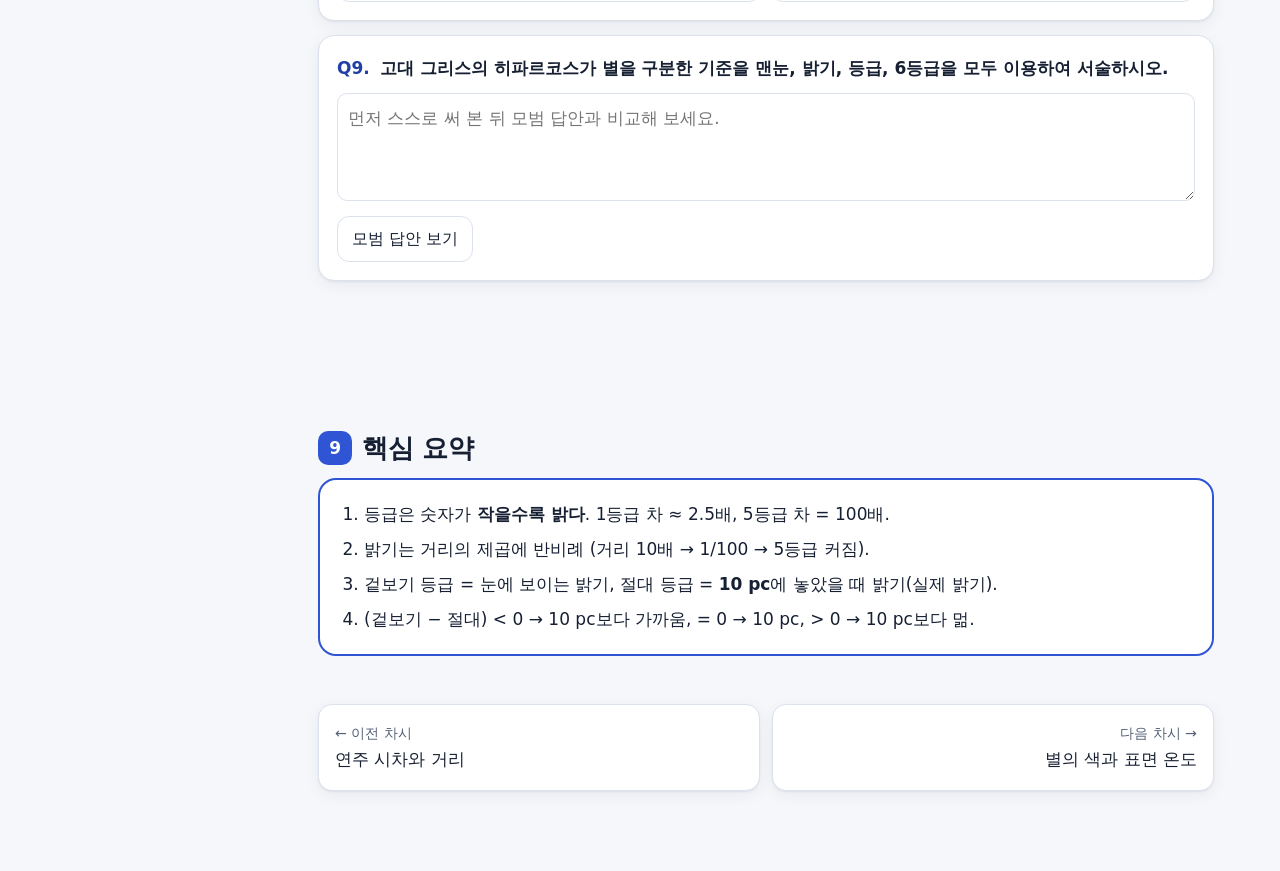
<file: 08-magnitude.html>
<!doctype html>
<html lang="ko">
<head>
<meta charset="utf-8">
<meta name="viewport" content="width=device-width, initial-scale=1">
<title>별의 밝기와 등급</title>
<link rel="stylesheet" href="assets/style.css">
<script src="assets/common.js"></script>
<style>
  .dark-panel { background: radial-gradient(120% 120% at 50% 0%, #1b2550, #070b1a); border-radius: 14px; color: #e2e8f0; }
  #ladder, #flash, #move-svg { width: 100%; height: auto; display: block; }
  th.sort { cursor: pointer; user-select: none; }
  th.sort::after { content: " ↕"; opacity: .4; font-size: .8em; }
  .star-dot { display: inline-block; border-radius: 50%; background: #fff; box-shadow: 0 0 6px #fff; vertical-align: middle; }
</style>
</head>
<body class="unit-star">
<div class="page">
<nav class="toc"></nav>
<main>

<div class="hero">
  <span class="unit">Ⅶ. 별과 우주 · 1. 별 · 2차시</span>
  <h1>밝기로 구하는 별까지의 거리 — 별의 등급</h1>
  <p class="lead">밤하늘에서 밝게 보이는 별이 정말 밝은 별일까요? 아니면 그저 가까이 있는 걸까요?</p>
  <ul class="goals">
    <li>등급과 밝기의 관계(1등급 차 ≈ 2.5배, 5등급 차 = 100배)를 설명할 수 있다.</li>
    <li>겉보기 등급과 절대 등급을 구분할 수 있다.</li>
    <li>겉보기 등급과 절대 등급을 비교하여 별까지의 거리를 판단할 수 있다.</li>
  </ul>
</div>

<section class="block" id="history">
  <h2><span class="num">1</span>별의 등급은 어떻게 생겼을까?</h2>
  <div class="grid-2">
    <div class="card">
      <h3>🏛 히파르코스 (기원전 2세기, 그리스)</h3>
      <p><b>맨눈으로 보았을 때</b> 가장 밝은 별을 <b>1등급</b>, 가장 어두운 별을 <b>6등급</b>으로 나누었어요.</p>
      <p class="small muted">그래서 등급은 <b>숫자가 작을수록 밝아요</b>. 달리기 1등이 제일 잘하는 것처럼!</p>
    </div>
    <div class="card">
      <h3>🔭 포그슨 (1856년, 영국) <span class="xtag"></span></h3>
      <p>측정해 보니 1등급 별은 6등급 별보다 약 <b>100배</b> 밝았어요. 그래서 이렇게 정했어요.</p>
      <ul>
        <li><b>5등급 차 = 100배</b></li>
        <li><b>1등급 차 ≈ 2.5배</b> (2.5를 5번 곱하면 약 100)</li>
      </ul>
      <p class="small muted">1보다 밝으면 0등급, −1등급처럼 <b>음수</b>로, 6보다 어두우면 7, 8등급…으로 확장했어요.</p>
    </div>
  </div>
</section>

<section class="block" id="ladder-sec">
  <h2><span class="num">2</span>밝기 등급 사다리</h2>
  <p class="small muted"><span class="xtag"></span>여러 천체의 겉보기 등급 예시예요. 수치는 외울 필요 없어요.</p>
  <div class="card dark-panel" style="padding:14px">
    <svg viewBox="0 0 720 200" id="ladder" aria-label="여러 천체의 겉보기 등급"></svg>
  </div>
  <p class="small muted">왼쪽으로 갈수록 밝게 보여요. 태양(−26.7등급)은 가장 어두운 맨눈 별(6등급)보다 수십조 배나 밝게 보여요.</p>
</section>

<section class="block" id="ratio">
  <h2><span class="num">3</span>등급 차와 밝기 차</h2>
  <div class="grid-2">
    <div class="card">
      <div class="table-wrap"><table class="data center-all">
        <thead><tr><th>등급 차</th><th>밝기 차</th><th>계산</th></tr></thead>
        <tbody>
          <tr><td>1등급</td><td>약 2.5배</td><td class="small muted">2.5</td></tr>
          <tr><td>2등급</td><td>약 6.3배</td><td class="small muted">2.5 × 2.5</td></tr>
          <tr><td>3등급</td><td>약 16배</td><td class="small muted">2.5 × 2.5 × 2.5</td></tr>
          <tr><td>4등급</td><td>약 40배</td><td class="small muted">2.5를 4번</td></tr>
          <tr class="em"><td><b>5등급</b></td><td><b>100배</b></td><td class="small muted">2.5를 5번</td></tr>
          <tr><td>10등급</td><td><b>10000배</b></td><td class="small muted">100 × 100</td></tr>
        </tbody>
      </table></div>
      <div class="callout analogy"><span class="t">요령</span>5등급 = 100배는 외우고, 10등급 차 = 5등급 차가 두 번 = 100 × 100 = 10000배!</div>
    </div>
    <div class="card">
      <h3>🧮 두 별의 밝기 비교</h3>
      <div class="row">
        <label class="field">별 A 등급<input type="number" id="ma" value="1" step="0.5" style="width:110px"></label>
        <label class="field">별 B 등급<input type="number" id="mb" value="6" step="0.5" style="width:110px"></label>
      </div>
      <div class="stat" style="margin-top:12px"><div class="big-num" id="ratio-out"></div><div class="small" id="ratio-exp"></div></div>
    </div>
  </div>
</section>

<section class="block" id="inverse">
  <h2><span class="num">4</span>별의 밝기에 영향을 주는 것: 방출하는 빛의 양 + 거리</h2>
  <div class="grid-2">
    <div class="card">
      <h3>🔦 손전등 실험</h3>
      <p>(가) 같은 거리에 있을 때 → <b>빛을 많이 내는</b> 손전등이 더 밝다.<br>(나) 같은 빛을 낼 때 → <b>가까이 있는</b> 손전등이 더 밝다.</p>
      <p>👉 별의 밝기는 <b>별이 방출하는 빛의 양</b>과 <b>별까지의 거리</b>에 따라 달라져요.</p>
    </div>
    <div class="card">
      <h3>거리가 2배가 되면 밝기는?</h3>
      <svg viewBox="0 0 440 230" id="flash" aria-label="거리에 따라 빛이 퍼지는 면적"></svg>
      <label class="field">광원에서 떨어진 거리 <b><span id="fl-d">1</span>배</b>
        <input type="range" id="fl" min="1" max="3" step="1" value="1">
      </label>
      <p id="fl-msg" class="small" style="margin-top:6px"></p>
    </div>
  </div>
  <div class="callout exam"><span class="t">밝기는 거리의 제곱에 반비례</span>
    거리 2배 → 밝기 1/4 &nbsp;·&nbsp; 거리 3배 → 1/9 &nbsp;·&nbsp; 거리 <b>10배 → 1/100 → 5등급 커짐(어두워짐)</b>
  </div>
</section>

<section class="block" id="abs">
  <h2><span class="num">5</span>겉보기 등급 vs 절대 등급</h2>
  <div class="grid-2">
    <div class="card">
      <h3>👀 겉보기 등급</h3>
      <p><b>우리 눈에 보이는</b> 밝기를 나타낸 등급. 거리를 고려하지 않아요.</p>
      <p class="small">→ 가까우면 실제보다 밝게, 멀면 어둡게 보여요.</p>
    </div>
    <div class="card">
      <h3>📏 절대 등급</h3>
      <p>모든 별이 <b>10 pc</b>(약 32.6광년) 거리에 있다고 가정했을 때의 밝기 등급.</p>
      <p class="small">→ 별의 <b>실제 밝기</b>를 비교할 수 있어요.</p>
    </div>
  </div>
  <div class="callout analogy"><span class="t">비유: 가로등과 스마트폰 손전등</span>
    눈앞의 스마트폰 손전등은 먼 곳의 가로등보다 밝게 보여요(겉보기 등급). 하지만 둘을 모두 <b>똑같이 10 m 앞</b>에 두면 가로등이 훨씬 밝죠(절대 등급). 절대 등급은 모든 별을 <b>같은 거리에 줄 세워</b> 비교하는 방법이에요.
  </div>

  <div class="card">
    <h3>🚀 별 옮기기 시뮬레이터</h3>
    <div class="row">
      <label class="field">별 고르기
        <select id="mv-star"></select>
      </label>
      <label class="field" style="flex:1;min-width:220px">지구에서의 거리 <b><span id="mv-d"></span> pc</b>
        <input type="range" id="mv-r" min="-0.3" max="3" step="0.01" value="1">
      </label>
    </div>
    <div class="dark-panel" style="margin-top:12px;padding:8px"><svg viewBox="0 0 700 150" id="move-svg"></svg></div>
    <div class="grid-4" style="margin-top:12px">
      <div class="stat"><div class="lbl">겉보기 등급 (m)</div><div class="big-num" id="mv-m"></div></div>
      <div class="stat"><div class="lbl">절대 등급 (M)</div><div class="big-num" id="mv-M"></div></div>
      <div class="stat"><div class="lbl">m − M</div><div class="big-num" id="mv-diff"></div></div>
      <div class="stat"><div class="lbl">판단</div><div style="font-weight:800" id="mv-judge"></div></div>
    </div>
    <p class="small muted" style="margin-top:8px"><span class="xtag"></span>시뮬레이터 속 계산식은 고등 과정이에요. 별을 멀리 보내도 <b>절대 등급은 변하지 않아요</b>. 겉보기 등급만 바뀌어요. (10 pc일 때 m = M)</p>
  </div>

  <div class="table-wrap"><table class="data center-all">
    <thead><tr><th>(겉보기 등급 − 절대 등급)</th><th>뜻</th><th>거리</th></tr></thead>
    <tbody>
      <tr><td><b>음수</b> (겉보기 &lt; 절대)</td><td>실제보다 밝게 보임</td><td><b>10 pc보다 가까움</b></td></tr>
      <tr><td><b>0</b> (겉보기 = 절대)</td><td>기준 거리 그대로</td><td><b>10 pc</b></td></tr>
      <tr><td><b>양수</b> (겉보기 &gt; 절대)</td><td>실제보다 어둡게 보임</td><td><b>10 pc보다 멂</b></td></tr>
    </tbody>
  </table></div>
  <div class="callout exam"><span class="t">한 줄 암기</span>(겉보기 등급 − 절대 등급) 값이 <b>작을수록 가깝고, 클수록 멀다.</b></div>
</section>

<section class="block" id="data">
  <h2><span class="num">6</span>실제 밝은 별 자료 분석</h2>
  <p class="small muted"><span class="xtag"></span>표 머리글을 누르면 정렬돼요. 값은 근삿값이고 외울 필요 없어요(베텔게우스는 밝기가 변하는 별). 판단 방법만 연습하세요.</p>
  <div class="table-wrap"><table class="data" id="stbl">
    <thead><tr><th class="sort" data-k="n">별</th><th class="sort num" data-k="m">겉보기 등급</th><th class="sort num" data-k="M">절대 등급</th><th class="sort num" data-k="diff">m − M</th><th class="sort num" data-k="d">거리 (pc)</th><th>색</th></tr></thead>
    <tbody></tbody>
  </table></div>
  <div class="grid-2">
    <div class="card"><p><b>Q1.</b> 태양을 빼고 우리 눈에 가장 밝게 보이는 별은?</p><button class="btn" data-reveal="d1">정답</button><div class="answer" id="d1"><b>시리우스</b> (겉보기 등급 −1.46으로 가장 작음)</div></div>
    <div class="card"><p><b>Q2.</b> 실제로 가장 밝은 별은?</p><button class="btn" data-reveal="d2">정답</button><div class="answer" id="d2"><b>리겔</b> (절대 등급 약 −7.8로 가장 작음). 태양은 절대 등급 4.8로 실제로는 평범한 별이에요!</div></div>
    <div class="card"><p><b>Q3.</b> 10 pc보다 가까이 있는 별을 모두 고르면?</p><button class="btn" data-reveal="d3">정답</button><div class="answer" id="d3">m − M이 <b>음수</b>인 별: 태양, 알파 센타우리 A, 시리우스, 알타이르, 베가</div></div>
    <div class="card"><p><b>Q4.</b> 가장 멀리 있는 별은?</p><button class="btn" data-reveal="d4">정답</button><div class="answer" id="d4">m − M이 가장 큰 <b>리겔</b> (약 7.9)</div></div>
  </div>
</section>

<section class="block" id="bank">
  <h2><span class="num">7</span>문제은행 단골 계산</h2>
  <div class="grid-2">
    <div class="card"><p>① 1등급인 별 <b>100개</b>가 모여 있으면 몇 등급 별 1개의 밝기와 같을까?</p><button class="btn" data-reveal="b1">풀이</button><div class="answer" id="b1">100배 밝다 = 5등급 차 → 1 − 5 = <b>−4등급</b></div></div>
    <div class="card"><p>② 현재 1등급으로 보이는 별까지의 거리가 <b>10배</b> 멀어지면?</p><button class="btn" data-reveal="b2">풀이</button><div class="answer" id="b2">거리 10배 → 밝기 1/100 → 5등급 커짐 → <b>6등급</b></div></div>
    <div class="card"><p>③ 3등급보다 밝고 5등급 차이가 나는 별은 몇 등급?</p><button class="btn" data-reveal="b3">풀이</button><div class="answer" id="b3">밝으면 숫자가 작아짐 → 3 − 5 = <b>−2등급</b></div></div>
    <div class="card"><p>④ 절대 등급이 3등급인 별이 실제로 <b>100 pc</b>에 있다면 겉보기 등급은?</p><button class="btn" data-reveal="b4">풀이</button><div class="answer" id="b4">10 pc → 100 pc = 거리 10배 → 5등급 커짐 → 3 + 5 = <b>8등급</b></div></div>
    <div class="card"><p>⑤ 겉보기 등급이 3등급인 별보다 약 16배 밝게 보이는 별의 겉보기 등급은?</p><button class="btn" data-reveal="b5">풀이</button><div class="answer" id="b5">16배 ≈ 3등급 차(2.5×2.5×2.5) → 3 − 3 = <b>0등급</b></div></div>
    <div class="card"><p>⑥ 거리가 2배로 멀어지면 별의 밝기는?</p><button class="btn" data-reveal="b6">풀이</button><div class="answer" id="b6">밝기 ∝ 1/거리² → <b>1/4</b>로 어두워짐. 이때 겉보기 등급은 커지고, 절대 등급은 <b>변하지 않음</b>.</div></div>
  </div>
</section>

<section class="block" id="check">
  <h2><span class="num">8</span>확인 문제</h2>
  <div id="quiz"></div>
</section>

<section class="block" id="sum">
  <h2><span class="num">9</span>핵심 요약</h2>
  <div class="summary">
    <ol>
      <li>등급은 숫자가 <b>작을수록 밝다</b>. 1등급 차 ≈ 2.5배, 5등급 차 = 100배.</li>
      <li>밝기는 거리의 제곱에 반비례 (거리 10배 → 1/100 → 5등급 커짐).</li>
      <li>겉보기 등급 = 눈에 보이는 밝기, 절대 등급 = <b>10 pc</b>에 놓았을 때 밝기(실제 밝기).</li>
      <li>(겉보기 − 절대) &lt; 0 → 10 pc보다 가까움, = 0 → 10 pc, &gt; 0 → 10 pc보다 멂.</li>
    </ol>
  </div>
</section>

</main>
</div>

<script>
(function () {
  /* ---------- 등급 사다리 ---------- */
  var L = [
    [-26.7, "태양"], [-12.7, "보름달"], [-4.6, "금성(최대)"], [-1.5, "시리우스"],
    [0, "베가"], [2, "북극성"], [6, "맨눈 한계"], [10, "쌍안경 한계"], [30, "허블 우주 망원경"]
  ];
  function lx(m) { return 40 + (m + 28) / 60 * 650; }
  var s = '<defs><linearGradient id="lg" x1="0" x2="1"><stop offset="0" stop-color="#fef3c7"/><stop offset=".45" stop-color="#94a3b8"/><stop offset="1" stop-color="#0f172a"/></linearGradient></defs>';
  s += '<rect x="40" y="96" width="650" height="10" rx="5" fill="url(#lg)"/>';
  [-25, -20, -15, -10, -5, 0, 5, 10, 15, 20, 25, 30].forEach(function (m) {
    s += '<line x1="' + lx(m) + '" y1="106" x2="' + lx(m) + '" y2="114" stroke="#94a3b8"/><text x="' + lx(m) + '" y="128" fill="#94a3b8" font-size="11" text-anchor="middle">' + m + "</text>";
  });
  L.forEach(function (p, i) {
    var x = lx(p[0]), up = i % 2 === 0, r = Math.max(1.5, 9 - (p[0] + 27) / 6);
    s += '<circle cx="' + x + '" cy="101" r="' + r + '" fill="#fff" opacity=".95"/>';
    s += '<line x1="' + x + '" y1="' + (up ? 90 : 112) + '" x2="' + x + '" y2="' + (up ? 60 : 150) + '" stroke="#64748b"/>';
    s += '<text x="' + x + '" y="' + (up ? 52 : 166) + '" fill="#e2e8f0" font-size="12" text-anchor="middle">' + p[1] + '</text><text x="' + x + '" y="' + (up ? 36 : 182) + '" fill="#fde68a" font-size="11" text-anchor="middle">' + p[0] + "</text>";
  });
  s += '<text x="40" y="195" fill="#fde68a" font-size="12">← 밝다</text><text x="690" y="195" fill="#94a3b8" font-size="12" text-anchor="end">어둡다 →</text>';
  document.getElementById("ladder").innerHTML = s;

  /* ---------- 등급 비교 ---------- */
  function ratio() {
    var a = Number(document.getElementById("ma").value), b = Number(document.getElementById("mb").value);
    var d = Math.abs(a - b), r = Math.pow(100, d / 5);
    var brighter = a < b ? "A" : a > b ? "B" : null;
    document.getElementById("ratio-out").textContent = brighter ? "별 " + brighter + "가 약 " + (r >= 100 ? Math.round(r).toLocaleString() : r.toFixed(1)) + "배 밝다" : "두 별의 밝기가 같다";
    document.getElementById("ratio-exp").innerHTML = brighter ? "등급 차 " + d + " → 2.5를 " + d + "번 곱한 값(정확히는 100<sup>" + d + "/5</sup>)" : "";
  }
  document.getElementById("ma").oninput = ratio; document.getElementById("mb").oninput = ratio; ratio();

  /* ---------- 역제곱 ---------- */
  function flash() {
    var d = Number(document.getElementById("fl").value);
    var t = '<circle cx="24" cy="115" r="11" fill="#fbbf24"/><text x="24" y="146" font-size="11" text-anchor="middle" fill="currentColor">광원</text>';
    var cell = 30;
    [1, 2, 3].forEach(function (k) {
      var x = 20 + k * 125, n = k, size = n * cell, y0 = 115 - size / 2;
      var on = k === d;
      t += '<g opacity="' + (on ? 1 : 0.25) + '">';
      for (var i = 0; i < n; i++) for (var j = 0; j < n; j++) {
        t += '<rect x="' + (x - size / 2 + i * cell) + '" y="' + (y0 + j * cell) + '" width="' + (cell - 2) + '" height="' + (cell - 2) + '" fill="#fde68a" fill-opacity="' + (1 / (n * n)).toFixed(2) + '" stroke="#f59e0b"/>';
      }
      t += '<text x="' + x + '" y="' + (y0 - 8) + '" font-size="12" text-anchor="middle" fill="currentColor">거리 ' + k + " → " + n * n + "칸</text></g>";
    });
    var x = 20 + d * 125, half = d * cell / 2;
    t += '<path d="M34 115 L' + (x - half) + " " + (115 - half) + " M34 115 L" + (x - half) + " " + (115 + half) + '" stroke="#f59e0b" stroke-dasharray="4 3"/>';
    document.getElementById("flash").innerHTML = t;
    document.getElementById("fl-d").textContent = d;
    document.getElementById("fl-msg").innerHTML = "같은 빛이 <b>" + d * d + "칸</b>에 퍼지므로 한 칸이 받는 빛은 <b>1/" + d * d + "</b> → 밝기 1/" + d * d + (d === 1 ? "" : "배");
  }
  document.getElementById("fl").oninput = flash; flash();

  /* ---------- 별 자료 ---------- */
  var ST = [
    { n: "태양", m: -26.74, M: 4.83, d: 0.0000048, c: "황색" },
    { n: "시리우스", m: -1.46, M: 1.42, d: 2.64, c: "백색" },
    { n: "알파 센타우리 A", m: -0.01, M: 4.38, d: 1.34, c: "황색" },
    { n: "아크투루스", m: -0.05, M: -0.3, d: 11.3, c: "주황색" },
    { n: "베가 (직녀성)", m: 0.03, M: 0.58, d: 7.7, c: "백색" },
    { n: "리겔", m: 0.13, M: -7.8, d: 260, c: "청백색" },
    { n: "베텔게우스", m: 0.5, M: -5.9, d: 170, c: "적색" },
    { n: "알타이르 (견우성)", m: 0.76, M: 2.2, d: 5.1, c: "백색" },
    { n: "안타레스", m: 1.06, M: -5.3, d: 170, c: "적색" },
    { n: "북극성", m: 1.98, M: -3.6, d: 130, c: "황백색" }
  ];
  ST.forEach(function (x) { x.diff = Math.round((x.m - x.M) * 100) / 100; });
  var tb = document.querySelector("#stbl tbody"), sortK = null, asc = true;
  function table() {
    var rows = ST.slice();
    if (sortK) rows.sort(function (a, b) { var r = sortK === "n" ? a.n.localeCompare(b.n, "ko") : a[sortK] - b[sortK]; return asc ? r : -r; });
    tb.innerHTML = rows.map(function (x) {
      return "<tr><td><b>" + x.n + '</b></td><td class="num">' + x.m.toFixed(2) + '</td><td class="num">' + x.M.toFixed(2) + '</td><td class="num" style="color:' + (x.diff < 0 ? "var(--ok)" : "var(--bad)") + '"><b>' + (x.diff > 0 ? "+" : "") + x.diff.toFixed(2) + '</b></td><td class="num">' + (x.d < 0.01 ? "0.000005" : x.d) + "</td><td>" + x.c + "</td></tr>";
    }).join("");
  }
  document.querySelectorAll("#stbl th.sort").forEach(function (th) {
    th.onclick = function () { var k = th.getAttribute("data-k"); asc = sortK === k ? !asc : true; sortK = k; table(); };
  });
  table();

  /* ---------- 별 옮기기 ---------- */
  var sel = document.getElementById("mv-star");
  ST.filter(function (x) { return x.n !== "태양"; }).concat([{ n: "태양 (M = 4.83)", M: 4.83 }]).forEach(function (x, i) {
    var o = document.createElement("option"); o.value = x.M; o.textContent = x.n + " (M = " + x.M + ")";
    if (x.n.indexOf("태양") === 0) o.textContent = "태양 (M = 4.83)";
    sel.appendChild(o);
  });
  sel.value = "4.83";
  function mv() {
    var M = Number(sel.value), d = Math.pow(10, Number(document.getElementById("mv-r").value));
    var m = M + 5 * Math.log10(d / 10), diff = m - M;
    document.getElementById("mv-d").textContent = d < 10 ? d.toFixed(1) : Math.round(d).toLocaleString();
    document.getElementById("mv-m").textContent = m.toFixed(1);
    document.getElementById("mv-M").textContent = M.toFixed(1);
    document.getElementById("mv-diff").textContent = (diff > 0 ? "+" : "") + diff.toFixed(1);
    var j = Math.abs(diff) < 0.05 ? "딱 10 pc" : diff < 0 ? "10 pc보다 가까움" : "10 pc보다 멂";
    document.getElementById("mv-judge").textContent = j;
    var px = 50 + (Math.log10(d) + 0.3) / 3.3 * 600;
    var tenx = 50 + (1 + 0.3) / 3.3 * 600;
    var bright = Math.max(0.08, Math.min(1, (8 - m) / 12)), r = 3 + 12 * bright;
    var t = '<text x="20" y="80" fill="#93c5fd" font-size="13">🌍 지구</text>';
    t += '<line x1="80" y1="75" x2="680" y2="75" stroke="#475569" stroke-dasharray="3 5"/>';
    t += '<line x1="' + tenx + '" y1="20" x2="' + tenx + '" y2="130" stroke="#fde68a" stroke-dasharray="5 4"/><text x="' + tenx + '" y="145" fill="#fde68a" font-size="12" text-anchor="middle">10 pc 기준선</text>';
    t += '<circle cx="' + px + '" cy="75" r="' + (r * 2.2) + '" fill="#fff" opacity="' + (bright * 0.25) + '"/><circle cx="' + px + '" cy="75" r="' + r + '" fill="#fff" opacity="' + (0.3 + bright * 0.7) + '"/>';
    document.getElementById("move-svg").innerHTML = t;
  }
  sel.onchange = mv; document.getElementById("mv-r").oninput = mv; mv();

  /* ---------- 문제 ---------- */
  S2.quiz("quiz", [
    { t: "mc", q: "별의 등급에 대한 설명으로 옳지 <u>않은</u> 것은?", o: ["등급의 숫자가 작을수록 밝은 별이다.", "1등급인 별은 6등급인 별보다 100배 밝다.", "1등급 사이의 밝기 차는 약 2.5배이다.", "절대 등급으로 별의 실제 밝기를 비교할 수 있다.", "겉보기 등급이 작을수록 어둡게 보인다."], a: 4, e: "겉보기 등급이 작을수록 <b>밝게</b> 보여요." },
    { t: "mc", q: "절대 등급은 모든 별이 지구로부터 얼마의 거리에 있다고 가정한 밝기인가?", o: ["1 pc", "10 pc", "10 광년", "100 pc", "1 AU"], a: 1, e: "10 pc ≈ 32.6광년" },
    { t: "mc", q: "겉보기 등급이 2등급, 절대 등급이 −3등급인 별에 대한 설명으로 옳은 것은?", o: ["10 pc에 있다.", "10 pc보다 가까이 있다.", "10 pc보다 멀리 있다.", "10 pc으로 옮기면 2등급으로 보인다.", "맨눈으로 볼 수 없다."], a: 2, e: "m − M = 2 − (−3) = +5 > 0 → 10 pc보다 멀어요. (실제로 100 pc)" },
    { t: "short", q: "1등급의 별은 6등급의 별보다 몇 배 밝은가? (숫자만)", a: ["100", "100배"], e: "" },
    { t: "mc", q: "별까지의 거리가 멀어질 때 옳지 <u>않은</u> 것은?", o: ["별의 밝기는 거리의 제곱에 반비례한다.", "거리가 2배, 3배가 되면 밝기는 1/4, 1/9이 된다.", "겉보기 등급이 커진다.", "절대 등급이 작아진다.", "단위 면적당 받는 별빛의 양이 줄어든다."], a: 3, e: "절대 등급은 거리가 바뀌어도 <b>변하지 않아요</b>." },
    { t: "mc", q: "1등급인 별 100개가 모여 있을 때 이는 몇 등급 별 1개의 밝기와 같은가?", tag: "문제은행 유형", o: ["−5등급", "−4등급", "0등급", "5등급", "6등급"], a: 1, e: "100배 = 5등급 차 → 1 − 5 = −4" },
    { t: "mc", q: "현재 1등급으로 보이는 별까지의 거리가 10배 멀어진다면 몇 등급으로 보이겠는가?", o: ["−4등급", "0등급", "2등급", "6등급", "11등급"], a: 3, e: "거리 10배 → 밝기 1/100 → 5등급 커짐 → 6등급" },
    { t: "ox", q: "(겉보기 등급 − 절대 등급) 값이 클수록 멀리 있는 별이다.", a: true, e: "" },
    { t: "essay", q: "고대 그리스의 히파르코스가 별을 구분한 기준을 <b>맨눈, 밝기, 등급, 6등급</b>을 모두 이용하여 서술하시오.",
      a: "히파르코스는 <b>맨눈</b>으로 보았을 때 가장 <b>밝게</b> 보이는 별을 1<b>등급</b>, 가장 어둡게 보이는 별을 <b>6등급</b>으로 정하여 별을 구분하였다." }
  ]);
})();
</script>
</body>
</html>
</file>
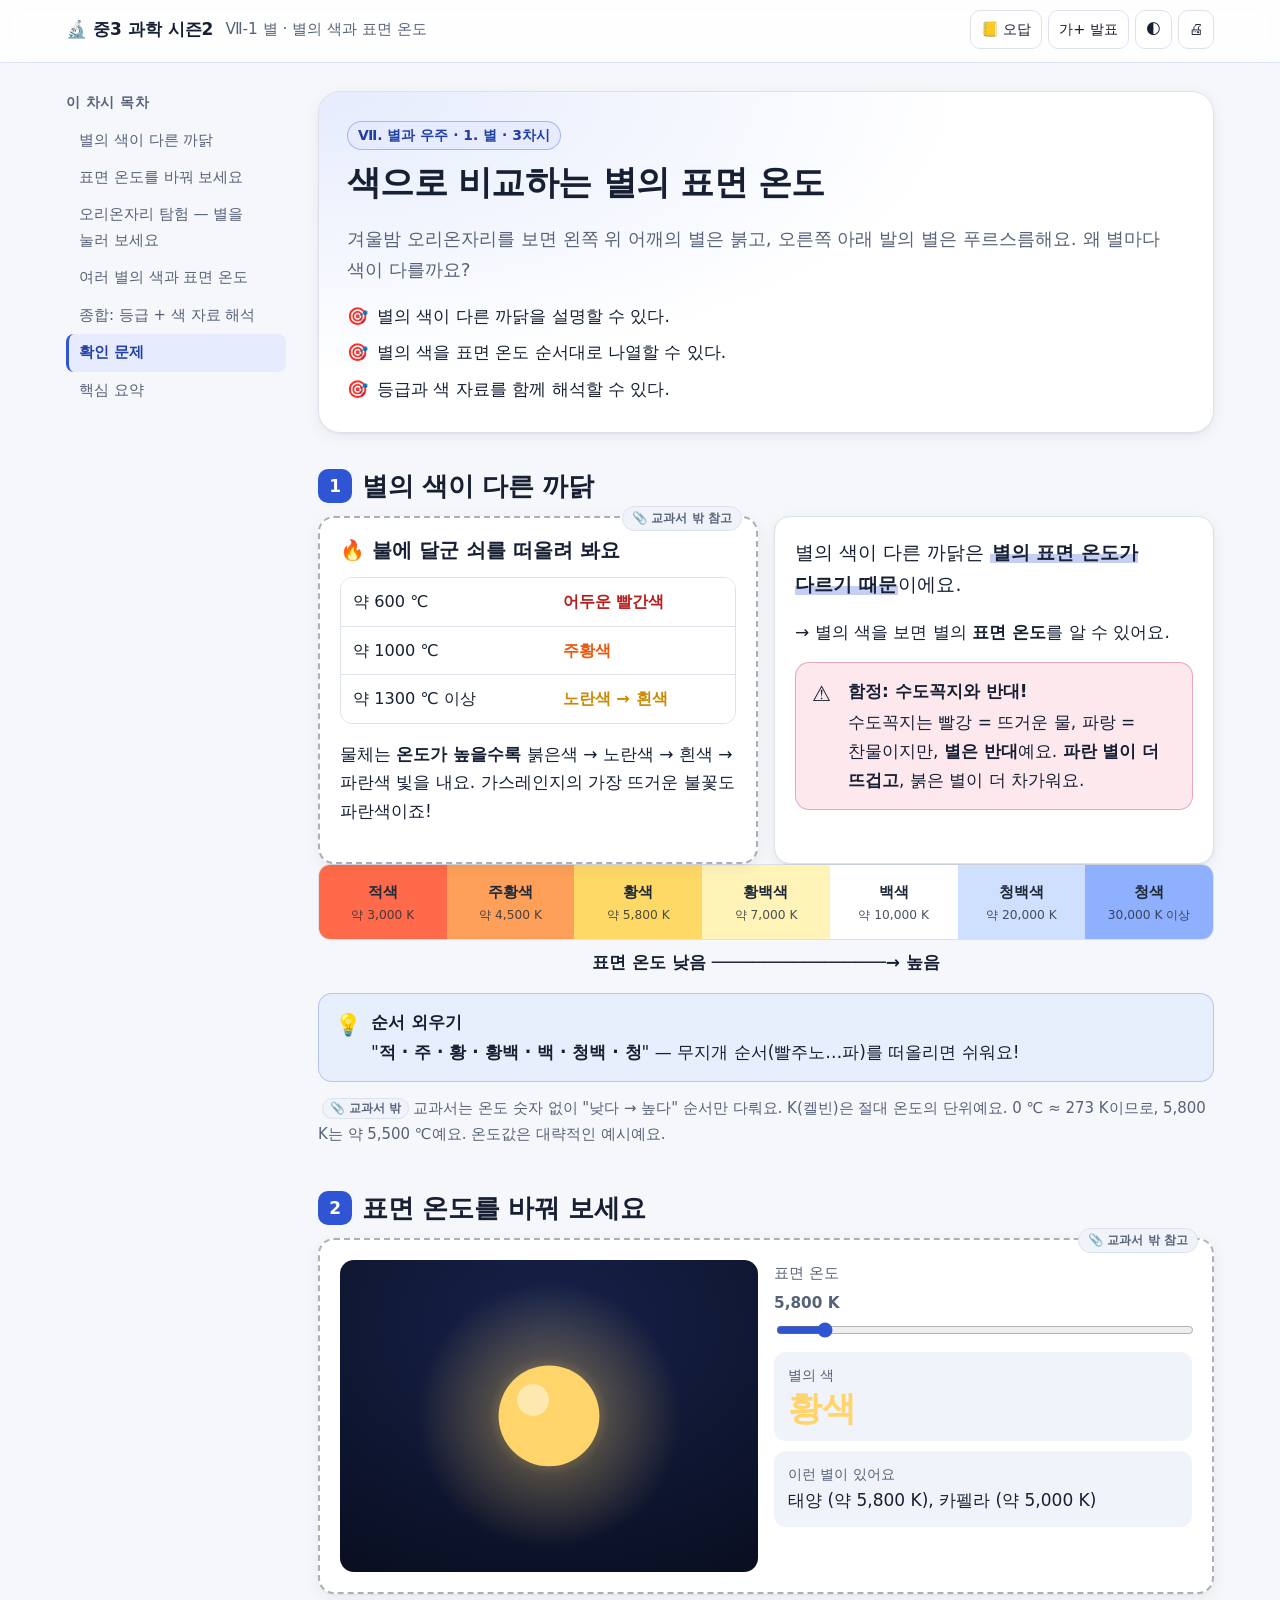
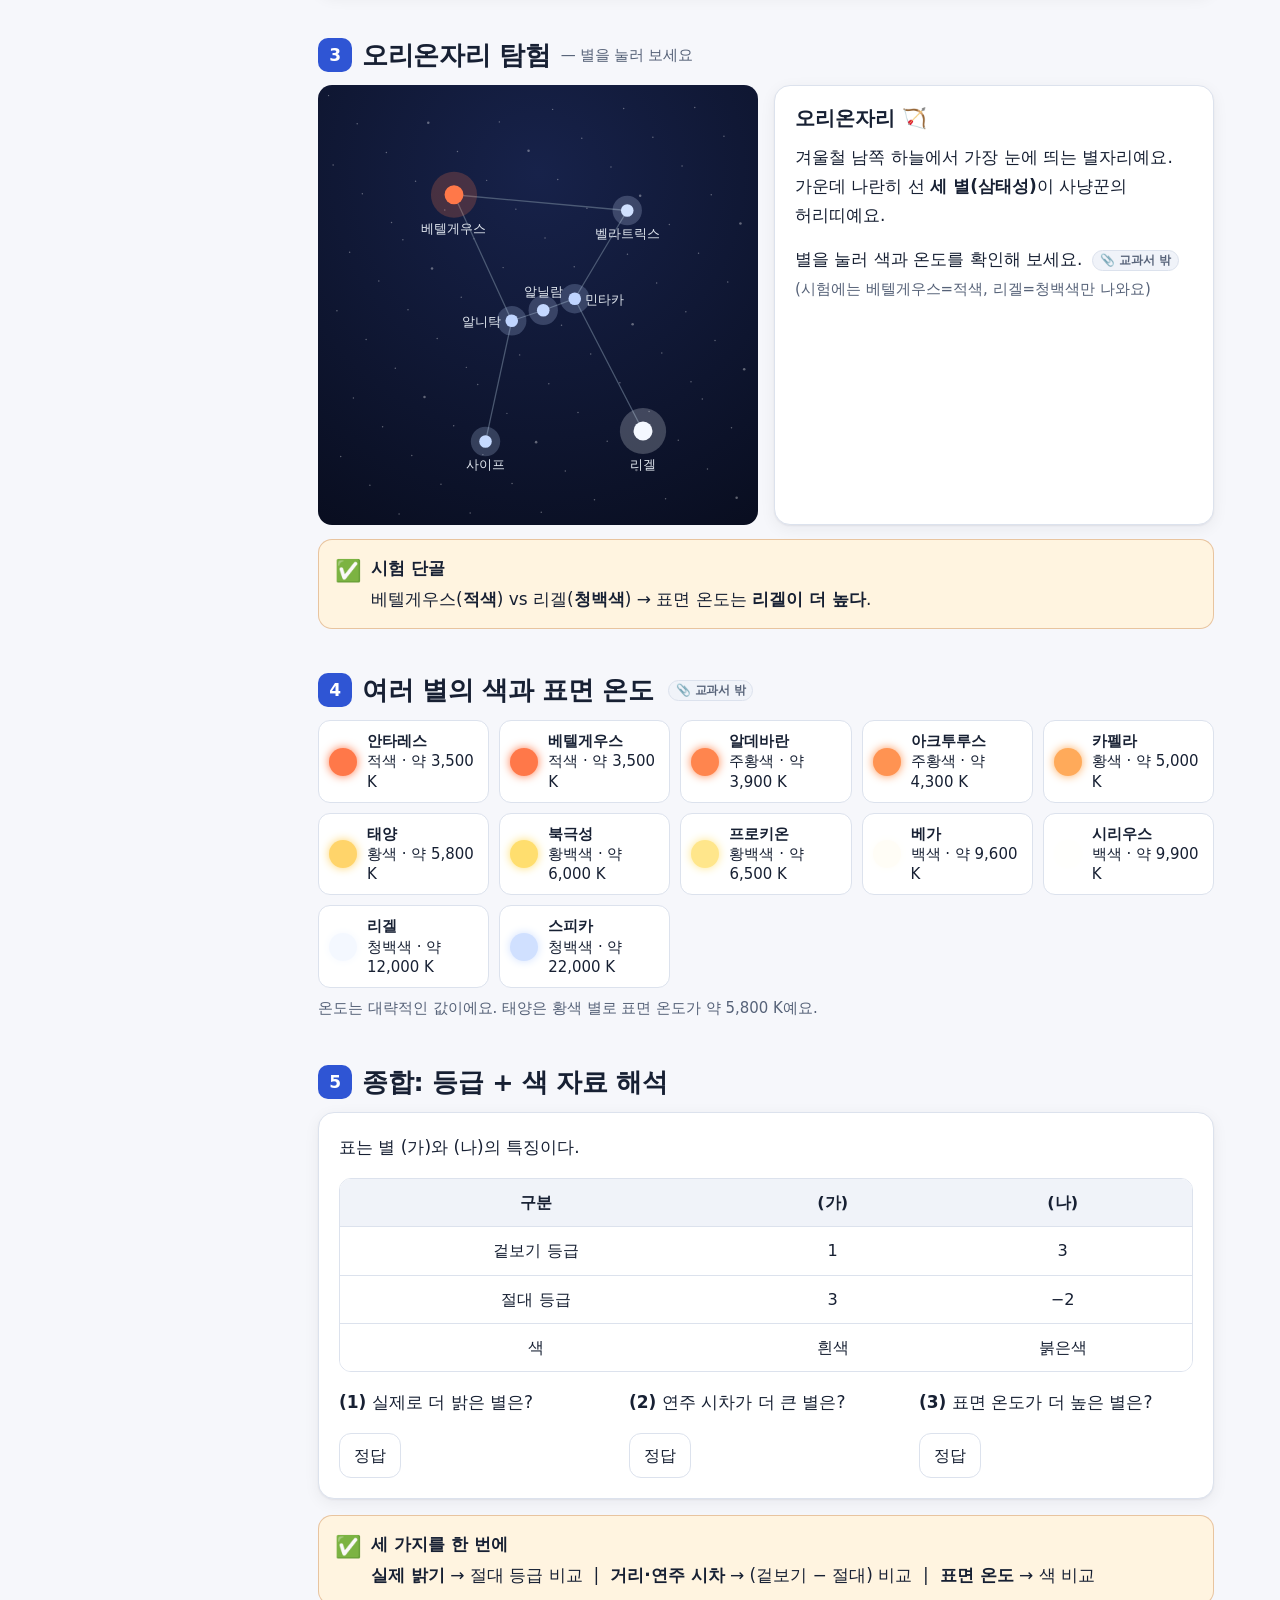
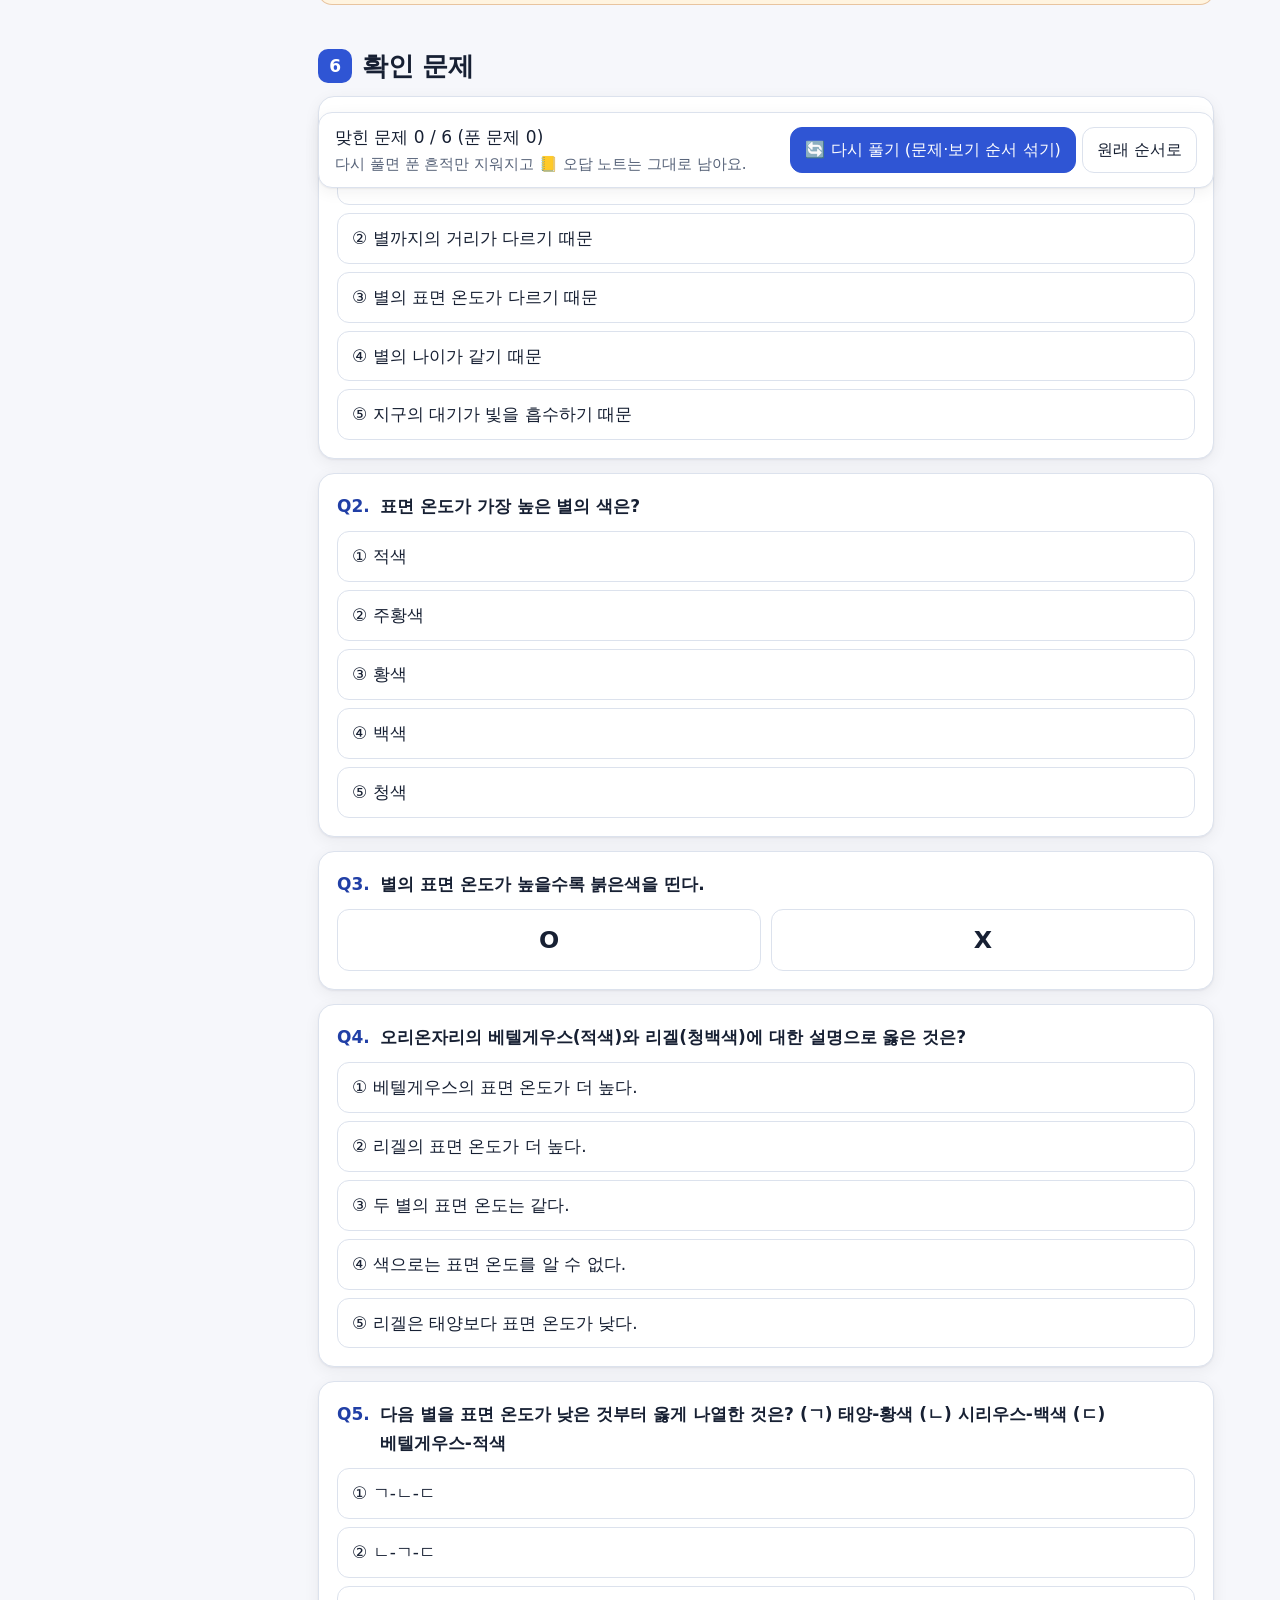
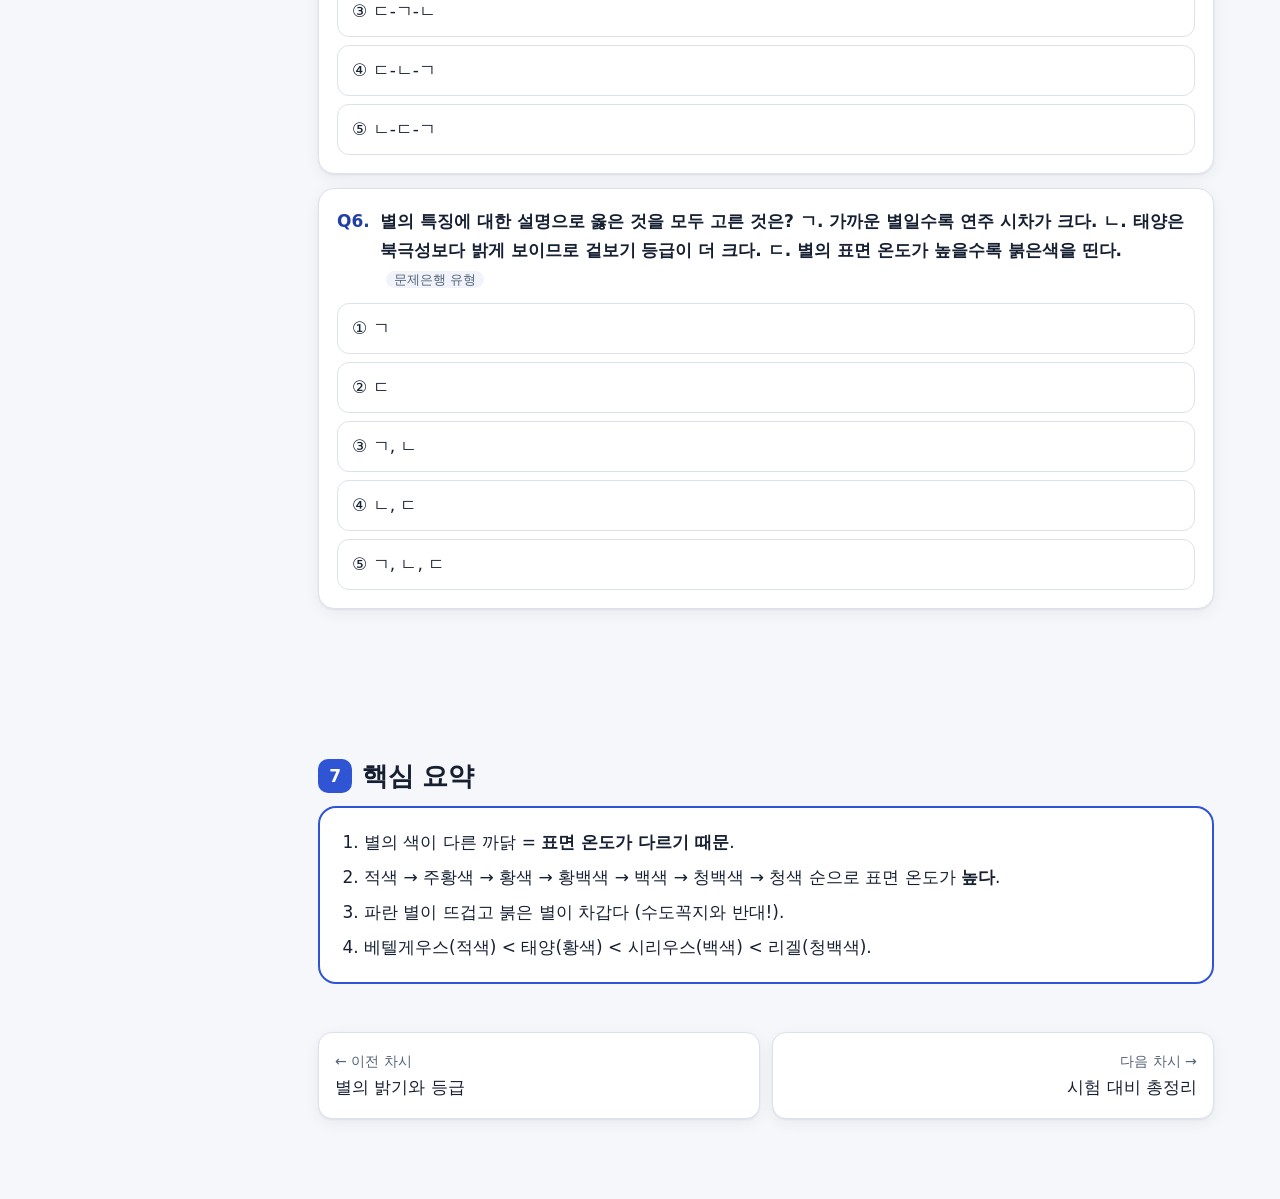
<file: 09-star-color.html>
<!doctype html>
<html lang="ko">
<head>
<meta charset="utf-8">
<meta name="viewport" content="width=device-width, initial-scale=1">
<title>별의 색과 표면 온도</title>
<link rel="stylesheet" href="assets/style.css">
<script src="assets/common.js"></script>
<style>
  .sky { background: radial-gradient(120% 120% at 50% 20%, #17224a, #050814); border-radius: 14px; }
  #orion, #tstar { width: 100%; height: auto; display: block; }
  .ostar { cursor: pointer; }
  .ostar:hover circle.core { stroke: #fff; stroke-width: 2; }
  .cbar { display: grid; grid-template-columns: repeat(7, 1fr); border-radius: 12px; overflow: hidden; border: 1px solid var(--border); }
  .cbar div { padding: 14px 4px; text-align: center; font-weight: 800; font-size: .9rem; color: #1f2937; }
  .cbar div small { display: block; font-weight: 400; font-size: .72rem; opacity: .8; }
  .swatch-list { display: grid; grid-template-columns: repeat(auto-fill, minmax(150px, 1fr)); gap: 10px; }
  .swatch { border: 1px solid var(--border); border-radius: 12px; padding: 10px; background: var(--surface); display: flex; gap: 10px; align-items: center; }
  .swatch i { width: 28px; height: 28px; border-radius: 50%; flex: none; }
  .swatch .small { line-height: 1.35; }
</style>
</head>
<body class="unit-star">
<div class="page">
<nav class="toc"></nav>
<main>

<div class="hero">
  <span class="unit">Ⅶ. 별과 우주 · 1. 별 · 3차시</span>
  <h1>색으로 비교하는 별의 표면 온도</h1>
  <p class="lead">겨울밤 오리온자리를 보면 왼쪽 위 어깨의 별은 붉고, 오른쪽 아래 발의 별은 푸르스름해요. 왜 별마다 색이 다를까요?</p>
  <ul class="goals">
    <li>별의 색이 다른 까닭을 설명할 수 있다.</li>
    <li>별의 색을 표면 온도 순서대로 나열할 수 있다.</li>
    <li>등급과 색 자료를 함께 해석할 수 있다.</li>
  </ul>
</div>

<section class="block" id="why">
  <h2><span class="num">1</span>별의 색이 다른 까닭</h2>
  <div class="grid-2">
    <div class="card extra">
      <h3>🔥 불에 달군 쇠를 떠올려 봐요</h3>
      <div class="table-wrap"><table class="data">
        <tbody>
          <tr><td>약 600 ℃</td><td style="color:#b91c1c"><b>어두운 빨간색</b></td></tr>
          <tr><td>약 1000 ℃</td><td style="color:#ea580c"><b>주황색</b></td></tr>
          <tr><td>약 1300 ℃ 이상</td><td style="color:#ca8a04"><b>노란색 → 흰색</b></td></tr>
        </tbody>
      </table></div>
      <p>물체는 <b>온도가 높을수록</b> 붉은색 → 노란색 → 흰색 → 파란색 빛을 내요. 가스레인지의 가장 뜨거운 불꽃도 파란색이죠!</p>
    </div>
    <div class="card">
      <p style="font-size:1.1rem">별의 색이 다른 까닭은 <span class="hl"><b>별의 표면 온도가 다르기 때문</b></span>이에요.</p>
      <p>→ 별의 색을 보면 별의 <b>표면 온도</b>를 알 수 있어요.</p>
      <div class="callout trap"><span class="t">함정: 수도꼭지와 반대!</span>
        수도꼭지는 빨강 = 뜨거운 물, 파랑 = 찬물이지만, <b>별은 반대</b>예요. <b>파란 별이 더 뜨겁고</b>, 붉은 별이 더 차가워요.
      </div>
    </div>
  </div>
  <div class="cbar" aria-label="별의 색과 표면 온도">
    <div style="background:#ff6b4a">적색<small>약 3,000 K</small></div>
    <div style="background:#ffa05a">주황색<small>약 4,500 K</small></div>
    <div style="background:#ffd966">황색<small>약 5,800 K</small></div>
    <div style="background:#fff3b8">황백색<small>약 7,000 K</small></div>
    <div style="background:#ffffff">백색<small>약 10,000 K</small></div>
    <div style="background:#cfe0ff">청백색<small>약 20,000 K</small></div>
    <div style="background:#8fb0ff">청색<small>30,000 K 이상</small></div>
  </div>
  <p class="center" style="margin-top:8px"><b>표면 온도 낮음 ─────────────────→ 높음</b></p>
  <div class="callout analogy"><span class="t">순서 외우기</span>"<b>적 · 주 · 황 · 황백 · 백 · 청백 · 청</b>" — 무지개 순서(빨주노…파)를 떠올리면 쉬워요!</div>
  <p class="small muted"><span class="xtag"></span>교과서는 온도 숫자 없이 "낮다 → 높다" 순서만 다뤄요. K(켈빈)은 절대 온도의 단위예요. 0 ℃ ≈ 273 K이므로, 5,800 K는 약 5,500 ℃예요. 온도값은 대략적인 예시예요.</p>
</section>

<section class="block" id="slider">
  <h2><span class="num">2</span>표면 온도를 바꿔 보세요</h2>
  <div class="card extra">
    <div class="grid-2">
      <div class="sky" style="padding:10px"><svg viewBox="0 0 300 220" id="tstar"></svg></div>
      <div>
        <label class="field">표면 온도 <b><span id="t-val"></span> K</b>
          <input type="range" id="t" min="2500" max="35000" step="100" value="5800">
        </label>
        <div class="stat" style="margin-top:12px"><div class="lbl">별의 색</div><div class="big-num" id="t-name"></div></div>
        <div class="stat" style="margin-top:10px"><div class="lbl">이런 별이 있어요</div><div id="t-ex"></div></div>
      </div>
    </div>
  </div>
</section>

<section class="block" id="orion-sec">
  <h2><span class="num">3</span>오리온자리 탐험 <span class="small muted" style="font-weight:400">— 별을 눌러 보세요</span></h2>
  <div class="grid-2">
    <div class="sky" style="padding:10px"><svg viewBox="0 0 400 400" id="orion" aria-label="오리온자리"></svg></div>
    <div class="card" id="o-info" style="margin:0">
      <h3>오리온자리 🏹</h3>
      <p>겨울철 남쪽 하늘에서 가장 눈에 띄는 별자리예요. 가운데 나란히 선 <b>세 별(삼태성)</b>이 사냥꾼의 허리띠예요.</p>
      <p>별을 눌러 색과 온도를 확인해 보세요. <span class="xtag"></span> <span class="small muted">(시험에는 베텔게우스=적색, 리겔=청백색만 나와요)</span></p>
    </div>
  </div>
  <div class="callout exam"><span class="t">시험 단골</span>베텔게우스(<b>적색</b>) vs 리겔(<b>청백색</b>) → 표면 온도는 <b>리겔이 더 높다</b>.</div>
</section>

<section class="block" id="list">
  <h2><span class="num">4</span>여러 별의 색과 표면 온도 <span class="xtag"></span></h2>
  <div class="swatch-list" id="swatches"></div>
  <p class="small muted" style="margin-top:8px">온도는 대략적인 값이에요. 태양은 황색 별로 표면 온도가 약 5,800 K예요.</p>
</section>

<section class="block" id="combo">
  <h2><span class="num">5</span>종합: 등급 + 색 자료 해석</h2>
  <div class="card">
    <p>표는 별 (가)와 (나)의 특징이다.</p>
    <div class="table-wrap"><table class="data center-all">
      <thead><tr><th>구분</th><th>(가)</th><th>(나)</th></tr></thead>
      <tbody>
        <tr><td>겉보기 등급</td><td>1</td><td>3</td></tr>
        <tr><td>절대 등급</td><td>3</td><td>−2</td></tr>
        <tr><td>색</td><td>흰색</td><td>붉은색</td></tr>
      </tbody>
    </table></div>
    <div class="grid-3">
      <div><p><b>(1)</b> 실제로 더 밝은 별은?</p><button class="btn" data-reveal="k1">정답</button><div class="answer" id="k1"><b>(나)</b>. 절대 등급이 더 작아요(−2 &lt; 3).</div></div>
      <div><p><b>(2)</b> 연주 시차가 더 큰 별은?</p><button class="btn" data-reveal="k2">정답</button><div class="answer" id="k2"><b>(가)</b>. m − M: (가) −2 (10 pc보다 가까움), (나) +5 (100 pc). 가까울수록 연주 시차가 커요.</div></div>
      <div><p><b>(3)</b> 표면 온도가 더 높은 별은?</p><button class="btn" data-reveal="k3">정답</button><div class="answer" id="k3"><b>(가)</b>. 흰색 별이 붉은색 별보다 표면 온도가 높아요.</div></div>
    </div>
  </div>
  <div class="callout exam"><span class="t">세 가지를 한 번에</span>
    <b>실제 밝기</b> → 절대 등급 비교 &nbsp;|&nbsp; <b>거리·연주 시차</b> → (겉보기 − 절대) 비교 &nbsp;|&nbsp; <b>표면 온도</b> → 색 비교
  </div>
</section>

<section class="block" id="check">
  <h2><span class="num">6</span>확인 문제</h2>
  <div id="quiz"></div>
</section>

<section class="block" id="sum">
  <h2><span class="num">7</span>핵심 요약</h2>
  <div class="summary">
    <ol>
      <li>별의 색이 다른 까닭 = <b>표면 온도가 다르기 때문</b>.</li>
      <li>적색 → 주황색 → 황색 → 황백색 → 백색 → 청백색 → 청색 순으로 표면 온도가 <b>높다</b>.</li>
      <li>파란 별이 뜨겁고 붉은 별이 차갑다 (수도꼭지와 반대!).</li>
      <li>베텔게우스(적색) &lt; 태양(황색) &lt; 시리우스(백색) &lt; 리겔(청백색).</li>
    </ol>
  </div>
</section>

</main>
</div>

<script>
(function () {
  var STOPS = [
    [2500, [255, 90, 60], "적색"], [3700, [255, 125, 75], "적색"], [5000, [255, 170, 90], "주황색"],
    [6000, [255, 222, 110], "황색"], [7500, [255, 244, 190], "황백색"], [10000, [255, 255, 255], "백색"],
    [30000, [190, 212, 255], "청백색"], [35000, [140, 175, 255], "청색"]
  ];
  function colorOf(T) {
    for (var i = 0; i < STOPS.length - 1; i++) {
      var a = STOPS[i], b = STOPS[i + 1];
      if (T <= b[0]) {
        var f = (Math.log(T) - Math.log(a[0])) / (Math.log(b[0]) - Math.log(a[0]));
        var c = a[1].map(function (v, k) { return Math.round(v + (b[1][k] - v) * f); });
        return "rgb(" + c.join(",") + ")";
      }
    }
    return "rgb(140,175,255)";
  }
  function nameOf(T) {
    return T < 3700 ? "적색" : T < 5000 ? "주황색" : T < 6000 ? "황색" : T < 7500 ? "황백색" : T < 10000 ? "백색" : T < 30000 ? "청백색" : "청색";
  }
  var EX = {
    "적색": "베텔게우스, 안타레스 (약 3,500 K)",
    "주황색": "아크투루스 (약 4,300 K), 알데바란 (약 3,900 K)",
    "황색": "태양 (약 5,800 K), 카펠라 (약 5,000 K)",
    "황백색": "북극성 (약 6,000 K), 프로키온 (약 6,500 K)",
    "백색": "시리우스 (약 9,900 K), 베가 (약 9,600 K)",
    "청백색": "리겔 (약 12,000 K), 스피카 (약 22,000 K)",
    "청색": "알니탁 등 매우 뜨거운 별 (30,000 K 이상)"
  };
  var tIn = document.getElementById("t");
  function temp() {
    var T = Number(tIn.value), c = colorOf(T), nm = nameOf(T);
    document.getElementById("t-val").textContent = T.toLocaleString();
    document.getElementById("t-name").textContent = nm;
    document.getElementById("t-name").style.color = nm === "백색" || nm === "황백색" ? "var(--text)" : c;
    document.getElementById("t-ex").textContent = EX[nm];
    document.getElementById("tstar").innerHTML =
      '<defs><radialGradient id="gl"><stop offset="0" stop-color="' + c + '" stop-opacity=".9"/><stop offset=".45" stop-color="' + c + '" stop-opacity=".25"/><stop offset="1" stop-color="' + c + '" stop-opacity="0"/></radialGradient></defs>' +
      '<circle cx="150" cy="110" r="100" fill="url(#gl)"/><circle cx="150" cy="110" r="38" fill="' + c + '"/><circle cx="138" cy="98" r="12" fill="#fff" opacity=".45"/>';
  }
  tIn.oninput = temp; temp();

  /* ---------- 오리온자리 ---------- */
  var O = [
    { n: "베텔게우스", x: 120, y: 95, T: 3500, m: "약 0.5 (변광)", d: "약 550광년", note: "크기가 태양의 약 700~1000배인 적색 초거성. 밝기가 변하는 별이에요." },
    { n: "벨라트릭스", x: 285, y: 110, T: 22000, m: "1.6", d: "약 250광년", note: "오리온의 오른쪽 어깨" },
    { n: "알니탁", x: 175, y: 215, dx: -10, dy: 5, anchor: "end", T: 29000, m: "1.8", d: "약 1,200광년", note: "허리띠 세 별 중 왼쪽, 매우 뜨거운 별" },
    { n: "알닐람", x: 205, y: 205, dy: -14, T: 27000, m: "1.7", d: "약 2,000광년", note: "허리띠 세 별 중 가운데" },
    { n: "민타카", x: 235, y: 194, dx: 10, dy: 5, anchor: "start", T: 29000, m: "2.2", d: "약 1,200광년", note: "허리띠 세 별 중 오른쪽" },
    { n: "사이프", x: 150, y: 330, T: 26000, m: "2.1", d: "약 650광년", note: "오리온의 왼쪽 발" },
    { n: "리겔", x: 300, y: 320, T: 12000, m: "0.1", d: "약 860광년", note: "오리온자리에서 가장 밝게 보이는 청백색 초거성" }
  ];
  var lines = [[0, 2], [1, 4], [2, 3], [3, 4], [2, 5], [4, 6], [0, 1]];
  var s = "";
  for (var i = 0; i < 90; i++) s += '<circle cx="' + ((i * 71.3) % 400).toFixed(1) + '" cy="' + ((i * 137.9) % 400).toFixed(1) + '" r="' + (i % 7 === 0 ? 1.2 : 0.7) + '" fill="#fff" opacity=".35"/>';
  lines.forEach(function (l) { s += '<line x1="' + O[l[0]].x + '" y1="' + O[l[0]].y + '" x2="' + O[l[1]].x + '" y2="' + O[l[1]].y + '" stroke="#64748b" stroke-width="1.2" opacity=".7"/>'; });
  O.forEach(function (st, i) {
    var c = colorOf(st.T), big = st.n === "베텔게우스" || st.n === "리겔";
    s += '<g class="ostar" data-i="' + i + '" tabindex="0"><circle cx="' + st.x + '" cy="' + st.y + '" r="' + (big ? 22 : 14) + '" fill="' + c + '" opacity=".22"/><circle class="core" cx="' + st.x + '" cy="' + st.y + '" r="' + (big ? 9 : 6) + '" fill="' + c + '"/>';
    var lx = st.x + (st.dx || 0), ly = st.y + (st.dy != null ? st.dy : (big ? 36 : 26));
    s += '<text x="' + lx + '" y="' + ly + '" fill="#e2e8f0" font-size="12" text-anchor="' + (st.anchor || "middle") + '">' + st.n + "</text></g>";
  });
  var osvg = document.getElementById("orion");
  osvg.innerHTML = s;
  osvg.querySelectorAll(".ostar").forEach(function (g) {
    var st = O[Number(g.getAttribute("data-i"))];
    var show = function () {
      var c = colorOf(st.T);
      document.getElementById("o-info").innerHTML = '<h3><span style="display:inline-block;width:18px;height:18px;border-radius:50%;background:' + c + ';border:1px solid var(--border);vertical-align:-3px"></span> ' + st.n + "</h3>" +
        '<div class="grid-2" style="gap:8px"><div class="stat"><div class="lbl">색</div><b>' + nameOf(st.T) + '</b></div><div class="stat"><div class="lbl">표면 온도</div><b>약 ' + st.T.toLocaleString() + ' K</b></div><div class="stat"><div class="lbl">겉보기 등급</div><b>' + st.m + '</b></div><div class="stat"><div class="lbl">거리</div><b>' + st.d + "</b></div></div><p style=\"margin-top:10px\">" + st.note + "</p>";
    };
    g.addEventListener("click", show);
    g.addEventListener("keydown", function (e) { if (e.key === "Enter") show(); });
  });

  /* ---------- 여러 별 ---------- */
  var SW = [
    ["안타레스", 3500], ["베텔게우스", 3500], ["알데바란", 3900], ["아크투루스", 4300], ["카펠라", 5000], ["태양", 5800],
    ["북극성", 6000], ["프로키온", 6500], ["베가", 9600], ["시리우스", 9900], ["리겔", 12000], ["스피카", 22000]
  ];
  document.getElementById("swatches").innerHTML = SW.map(function (x) {
    return '<div class="swatch"><i style="background:' + colorOf(x[1]) + ';box-shadow:0 0 10px ' + colorOf(x[1]) + '"></i><div class="small"><b>' + x[0] + "</b><br>" + nameOf(x[1]) + " · 약 " + x[1].toLocaleString() + " K</div></div>";
  }).join("");

  /* ---------- 문제 ---------- */
  S2.quiz("quiz", [
    { t: "mc", q: "별의 색이 서로 다른 까닭은?", o: ["별의 크기가 다르기 때문", "별까지의 거리가 다르기 때문", "별의 표면 온도가 다르기 때문", "별의 나이가 같기 때문", "지구의 대기가 빛을 흡수하기 때문"], a: 2, e: "" },
    { t: "mc", q: "표면 온도가 가장 높은 별의 색은?", o: ["적색", "주황색", "황색", "백색", "청색"], a: 4, e: "청색 > 청백색 > 백색 > 황백색 > 황색 > 주황색 > 적색" },
    { t: "ox", q: "별의 표면 온도가 높을수록 붉은색을 띤다.", a: false, e: "표면 온도가 높을수록 <b>파란색</b>을 띠어요." },
    { t: "mc", q: "오리온자리의 베텔게우스(적색)와 리겔(청백색)에 대한 설명으로 옳은 것은?", o: ["베텔게우스의 표면 온도가 더 높다.", "리겔의 표면 온도가 더 높다.", "두 별의 표면 온도는 같다.", "색으로는 표면 온도를 알 수 없다.", "리겔은 태양보다 표면 온도가 낮다."], a: 1, e: "" },
    { t: "mc", q: "다음 별을 표면 온도가 낮은 것부터 옳게 나열한 것은? (ㄱ) 태양-황색 (ㄴ) 시리우스-백색 (ㄷ) 베텔게우스-적색", o: ["ㄱ-ㄴ-ㄷ", "ㄴ-ㄱ-ㄷ", "ㄷ-ㄱ-ㄴ", "ㄷ-ㄴ-ㄱ", "ㄴ-ㄷ-ㄱ"], a: 2, e: "적색(베텔게우스) < 황색(태양) < 백색(시리우스)" },
    { t: "mc", q: "별의 특징에 대한 설명으로 옳은 것을 모두 고른 것은? ㄱ. 가까운 별일수록 연주 시차가 크다. ㄴ. 태양은 북극성보다 밝게 보이므로 겉보기 등급이 더 크다. ㄷ. 별의 표면 온도가 높을수록 붉은색을 띤다.", tag: "문제은행 유형",
      o: ["ㄱ", "ㄷ", "ㄱ, ㄴ", "ㄴ, ㄷ", "ㄱ, ㄴ, ㄷ"], a: 0, e: "ㄴ. 밝게 보이면 겉보기 등급이 <b>작다</b>. ㄷ. 표면 온도가 높을수록 <b>파란색</b>." }
  ]);
})();
</script>
</body>
</html>
</file>
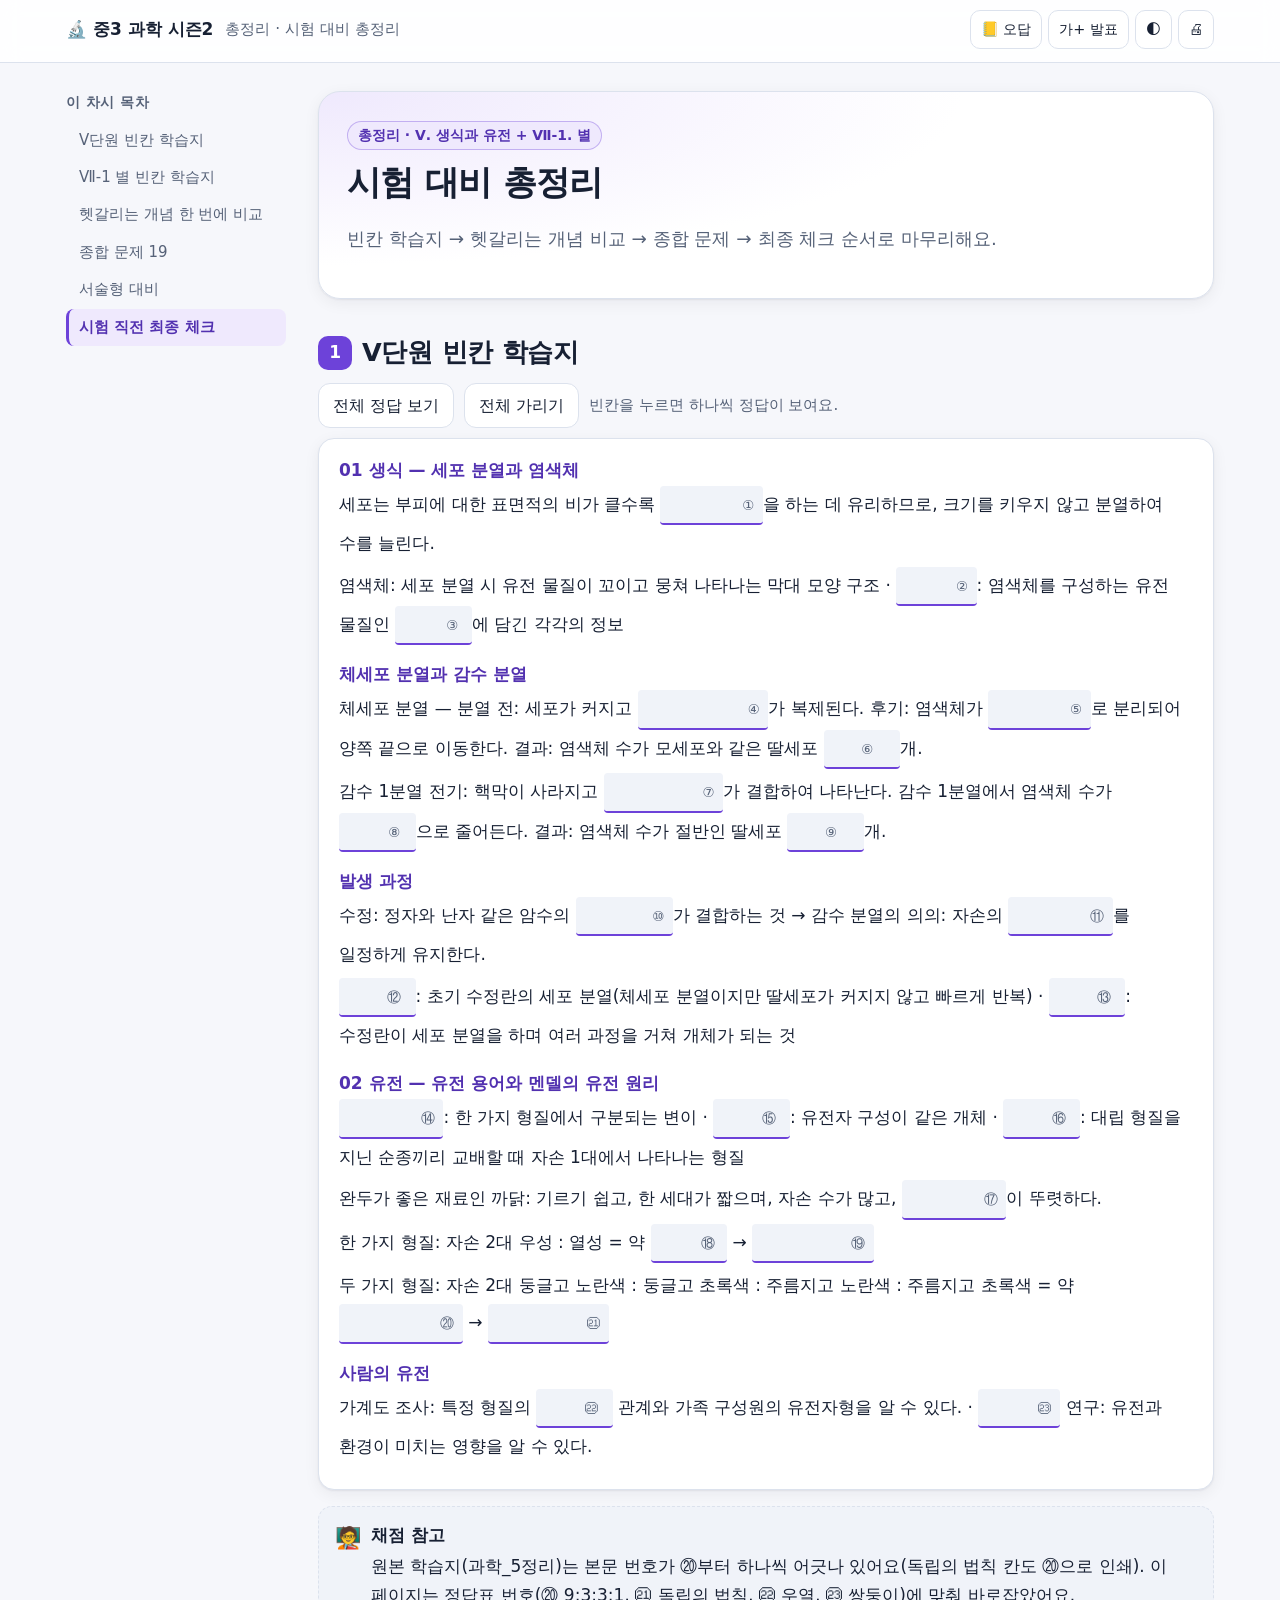
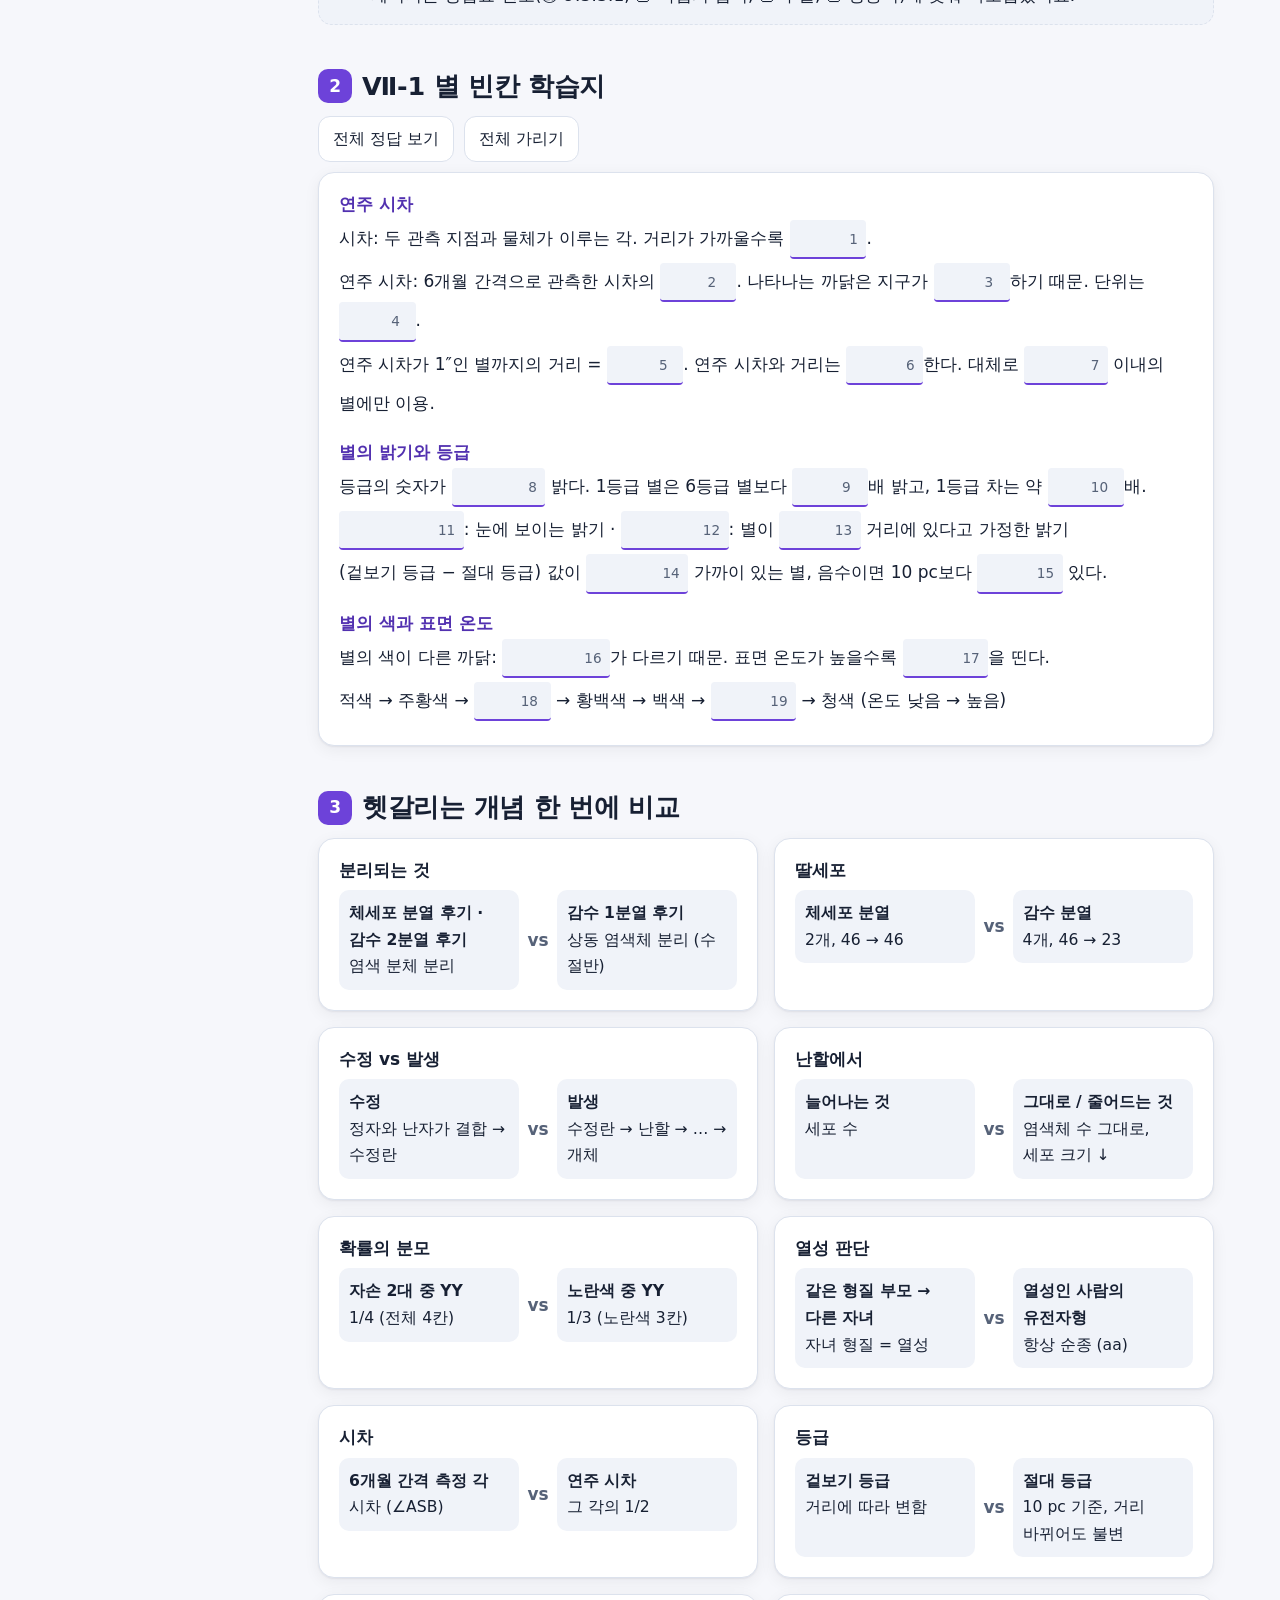
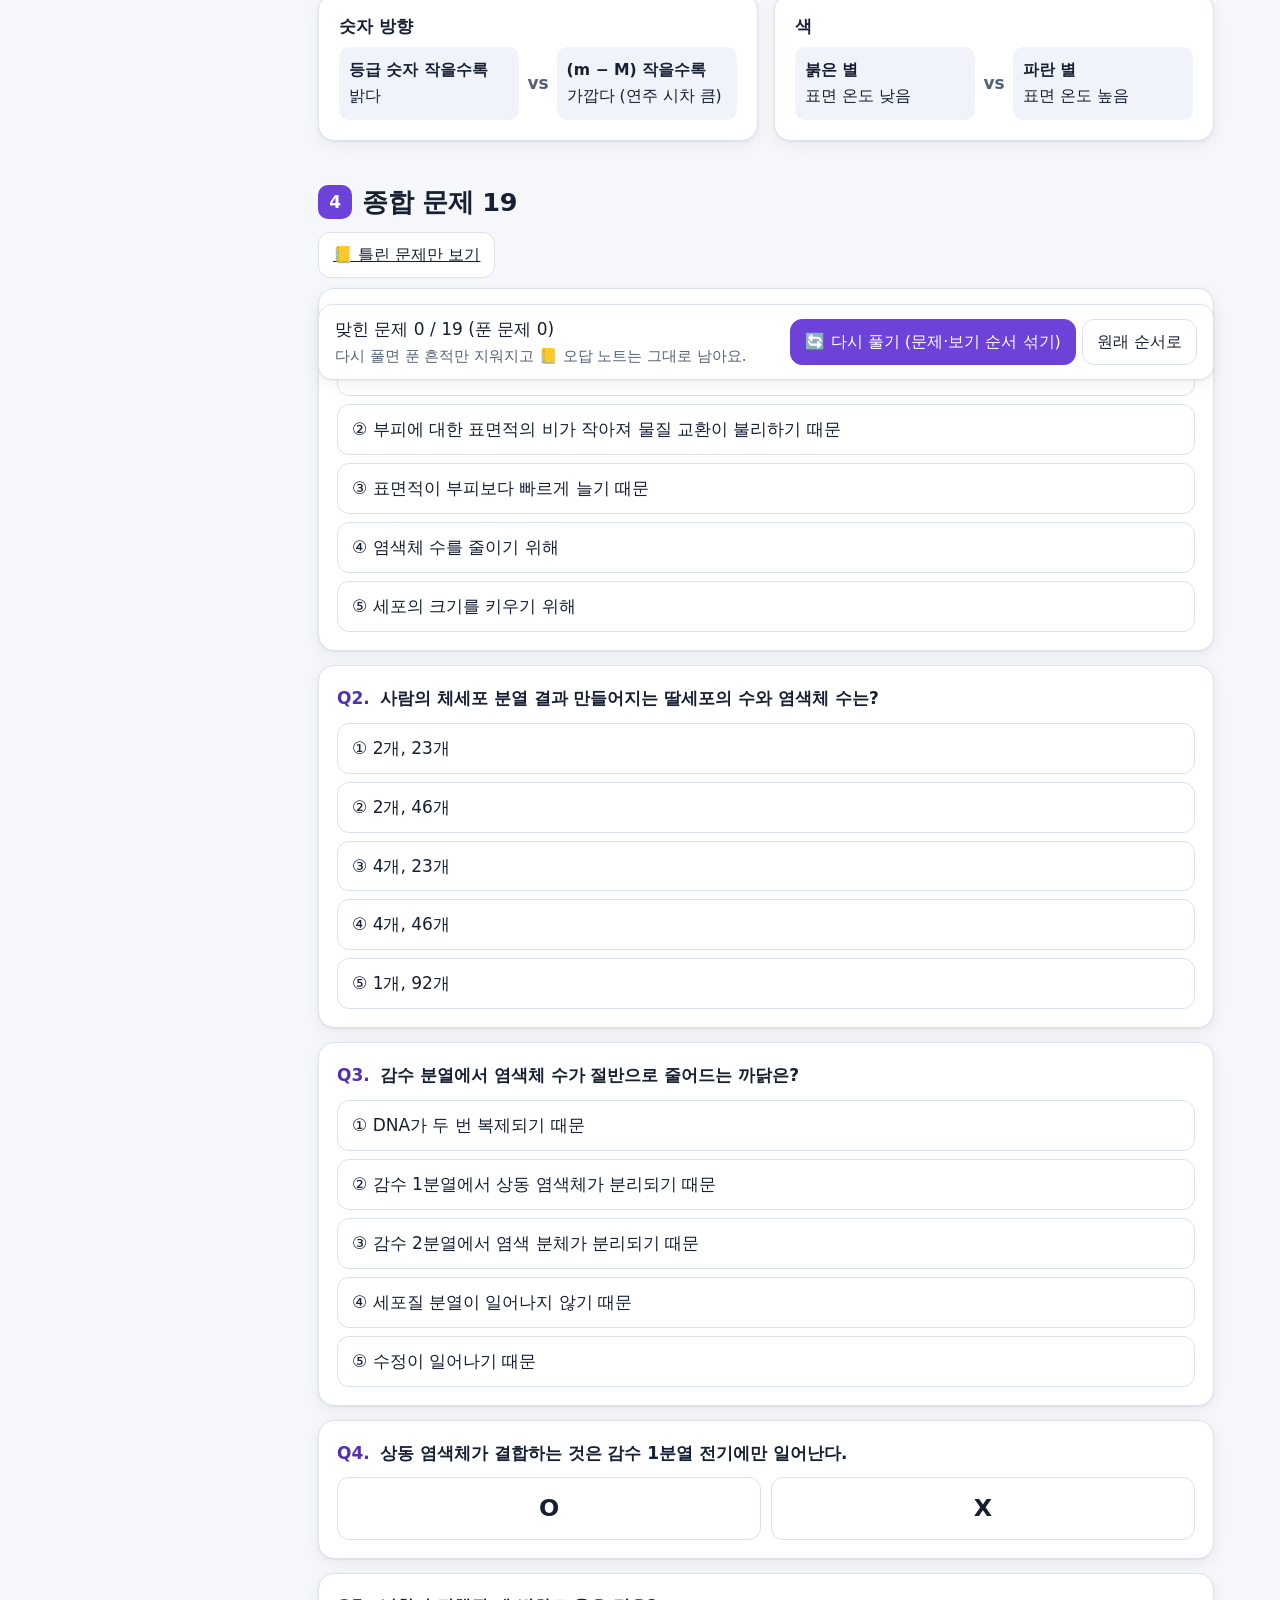
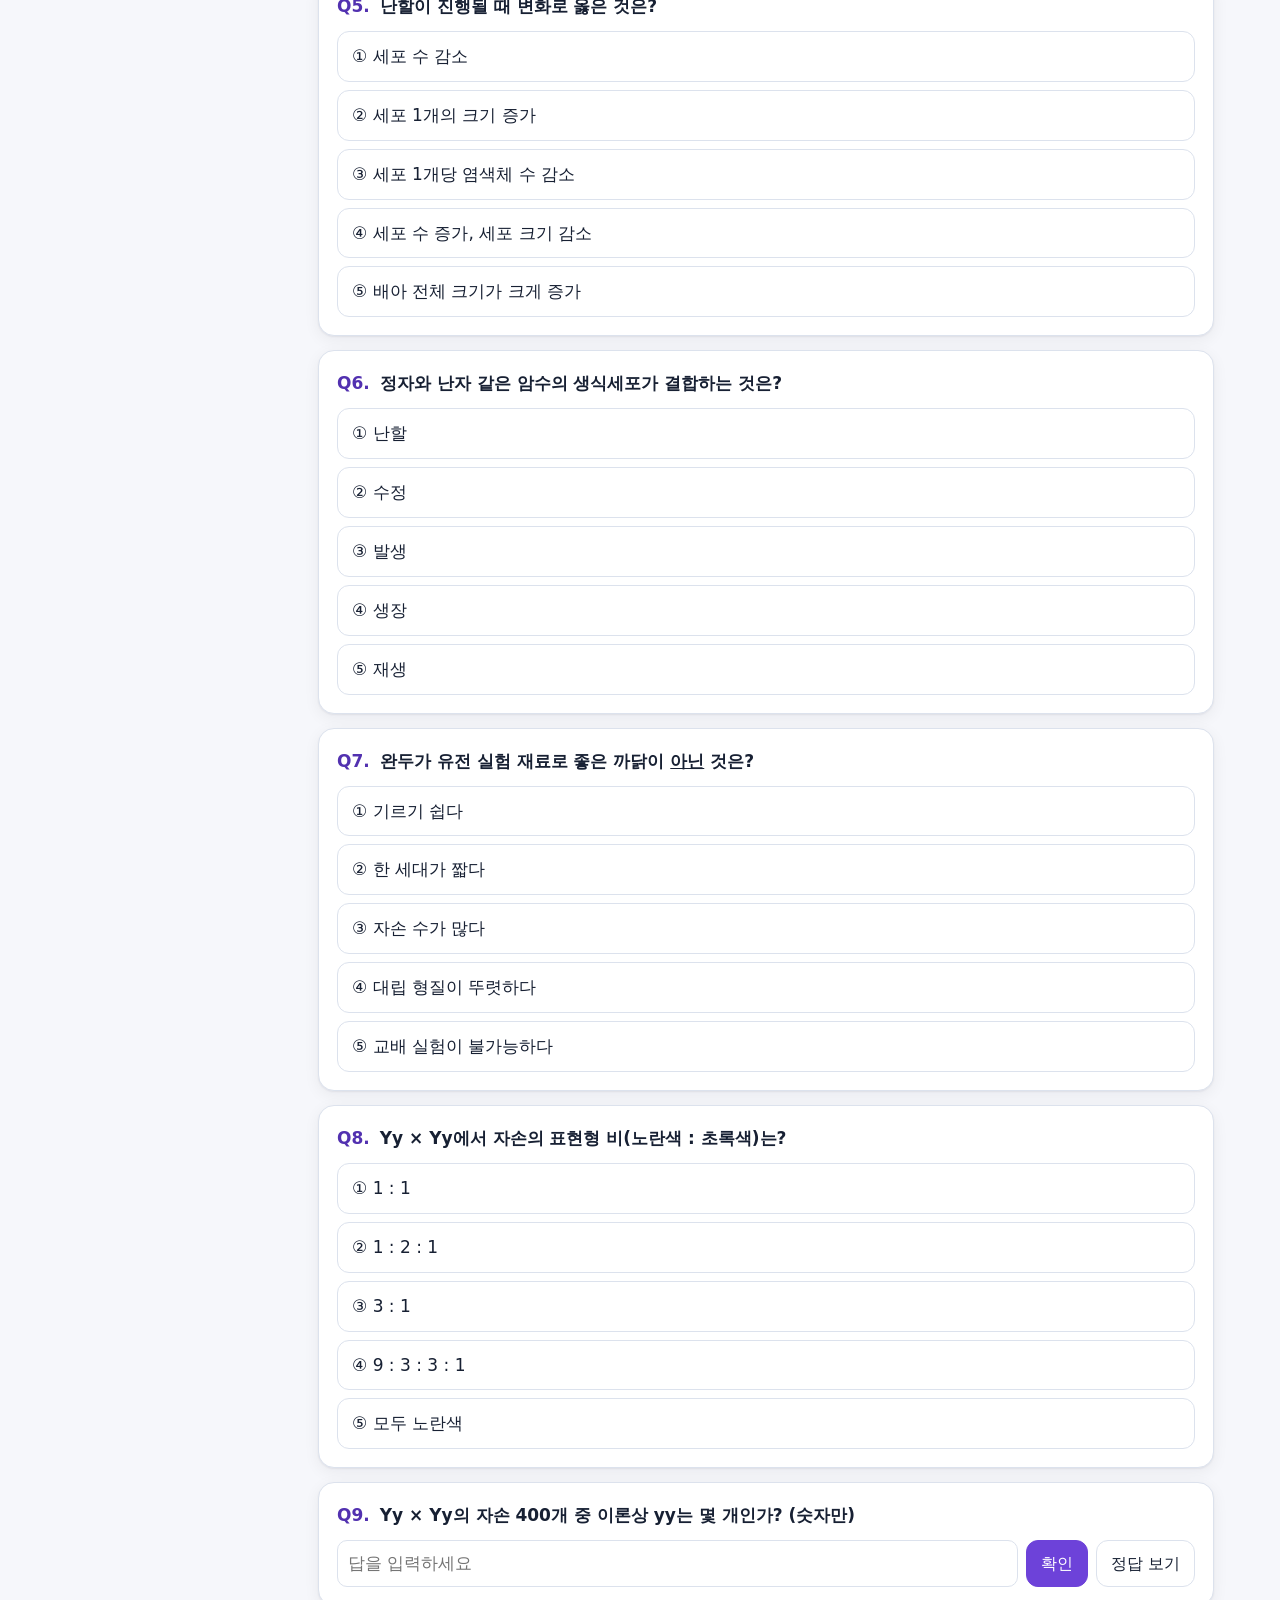
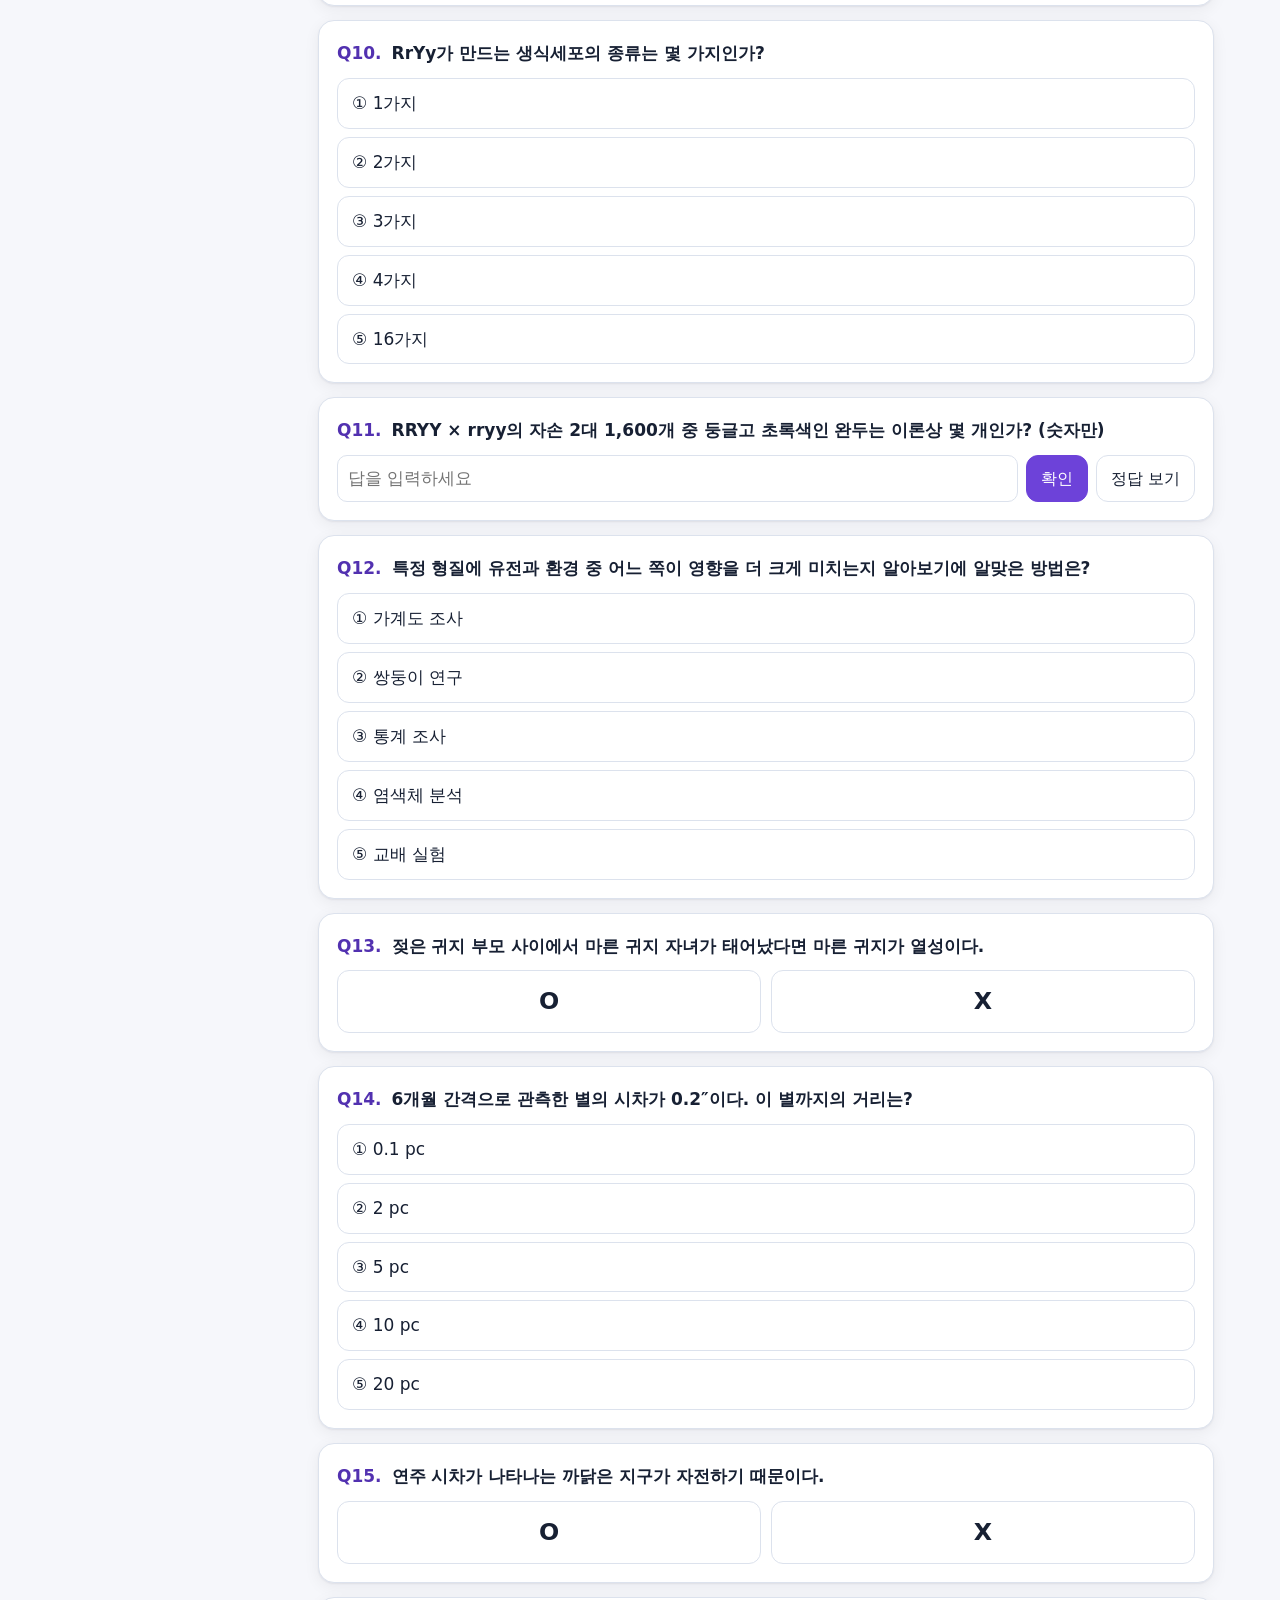
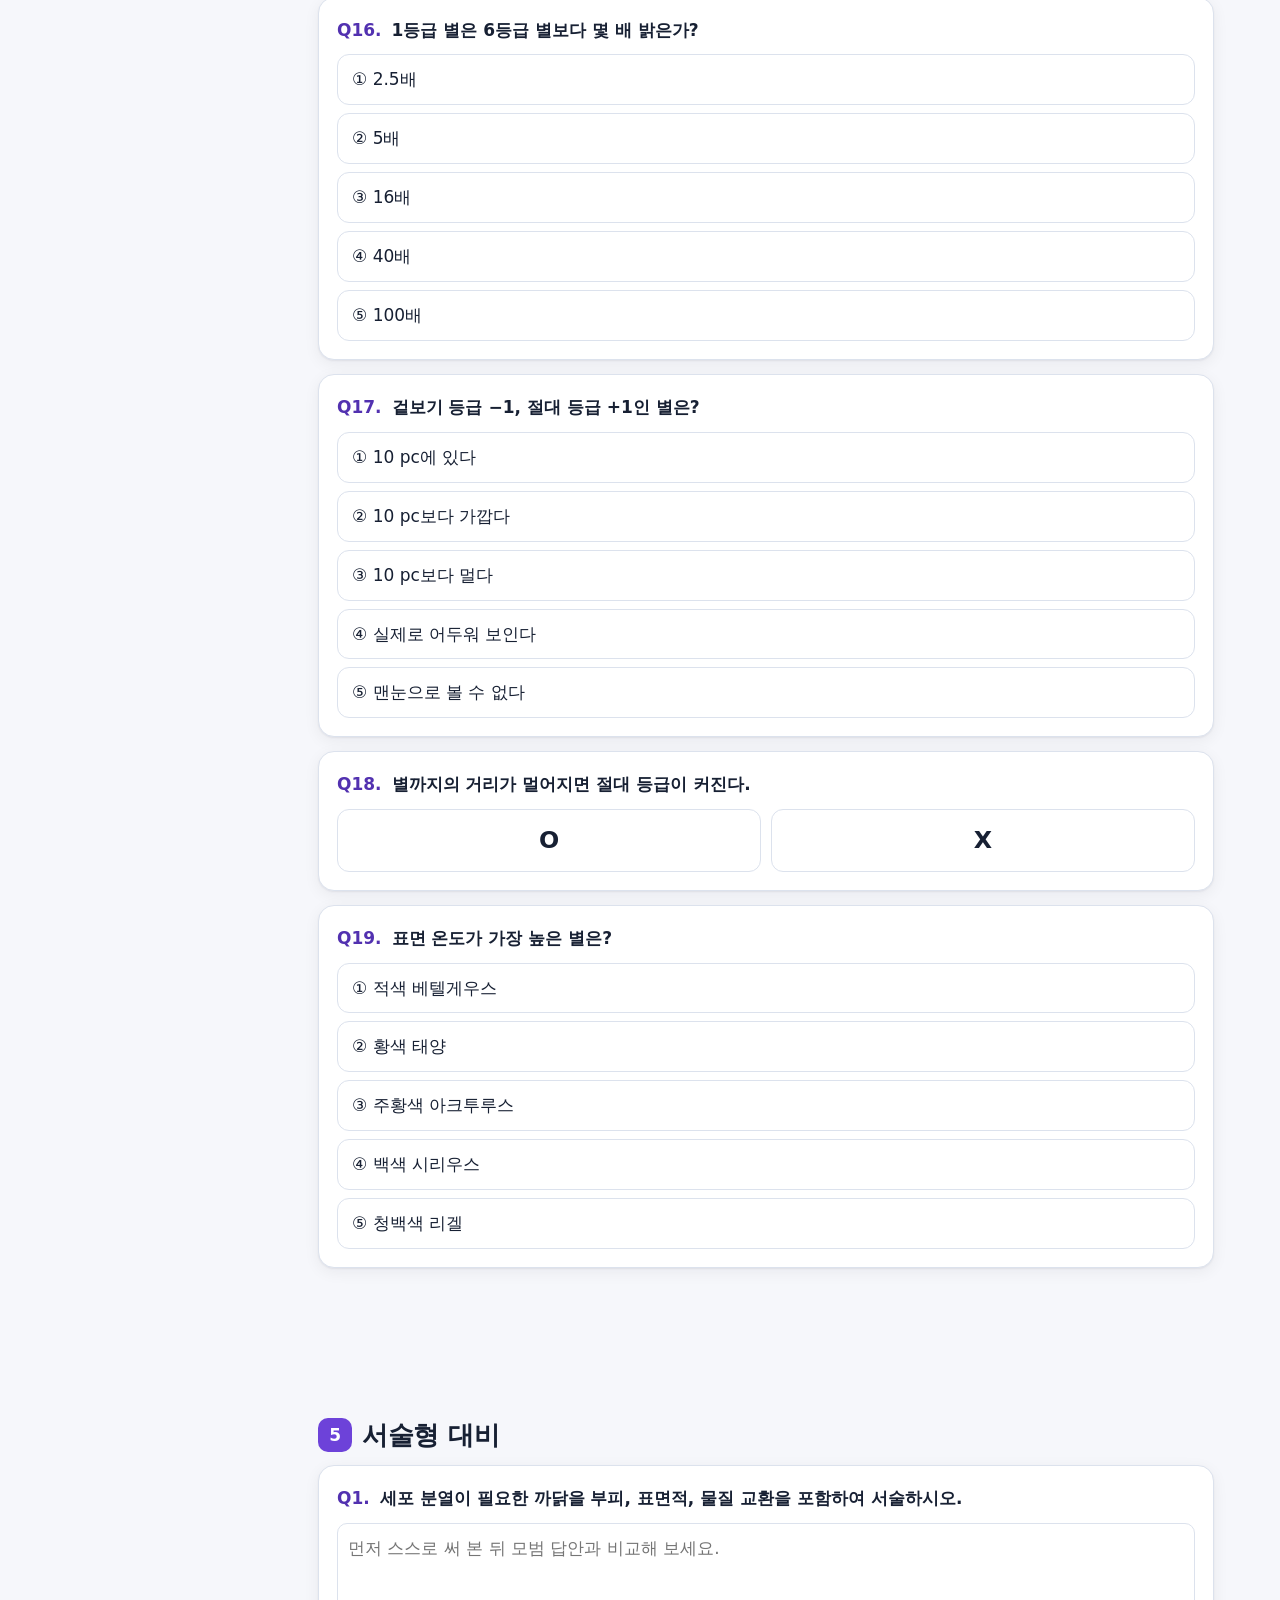
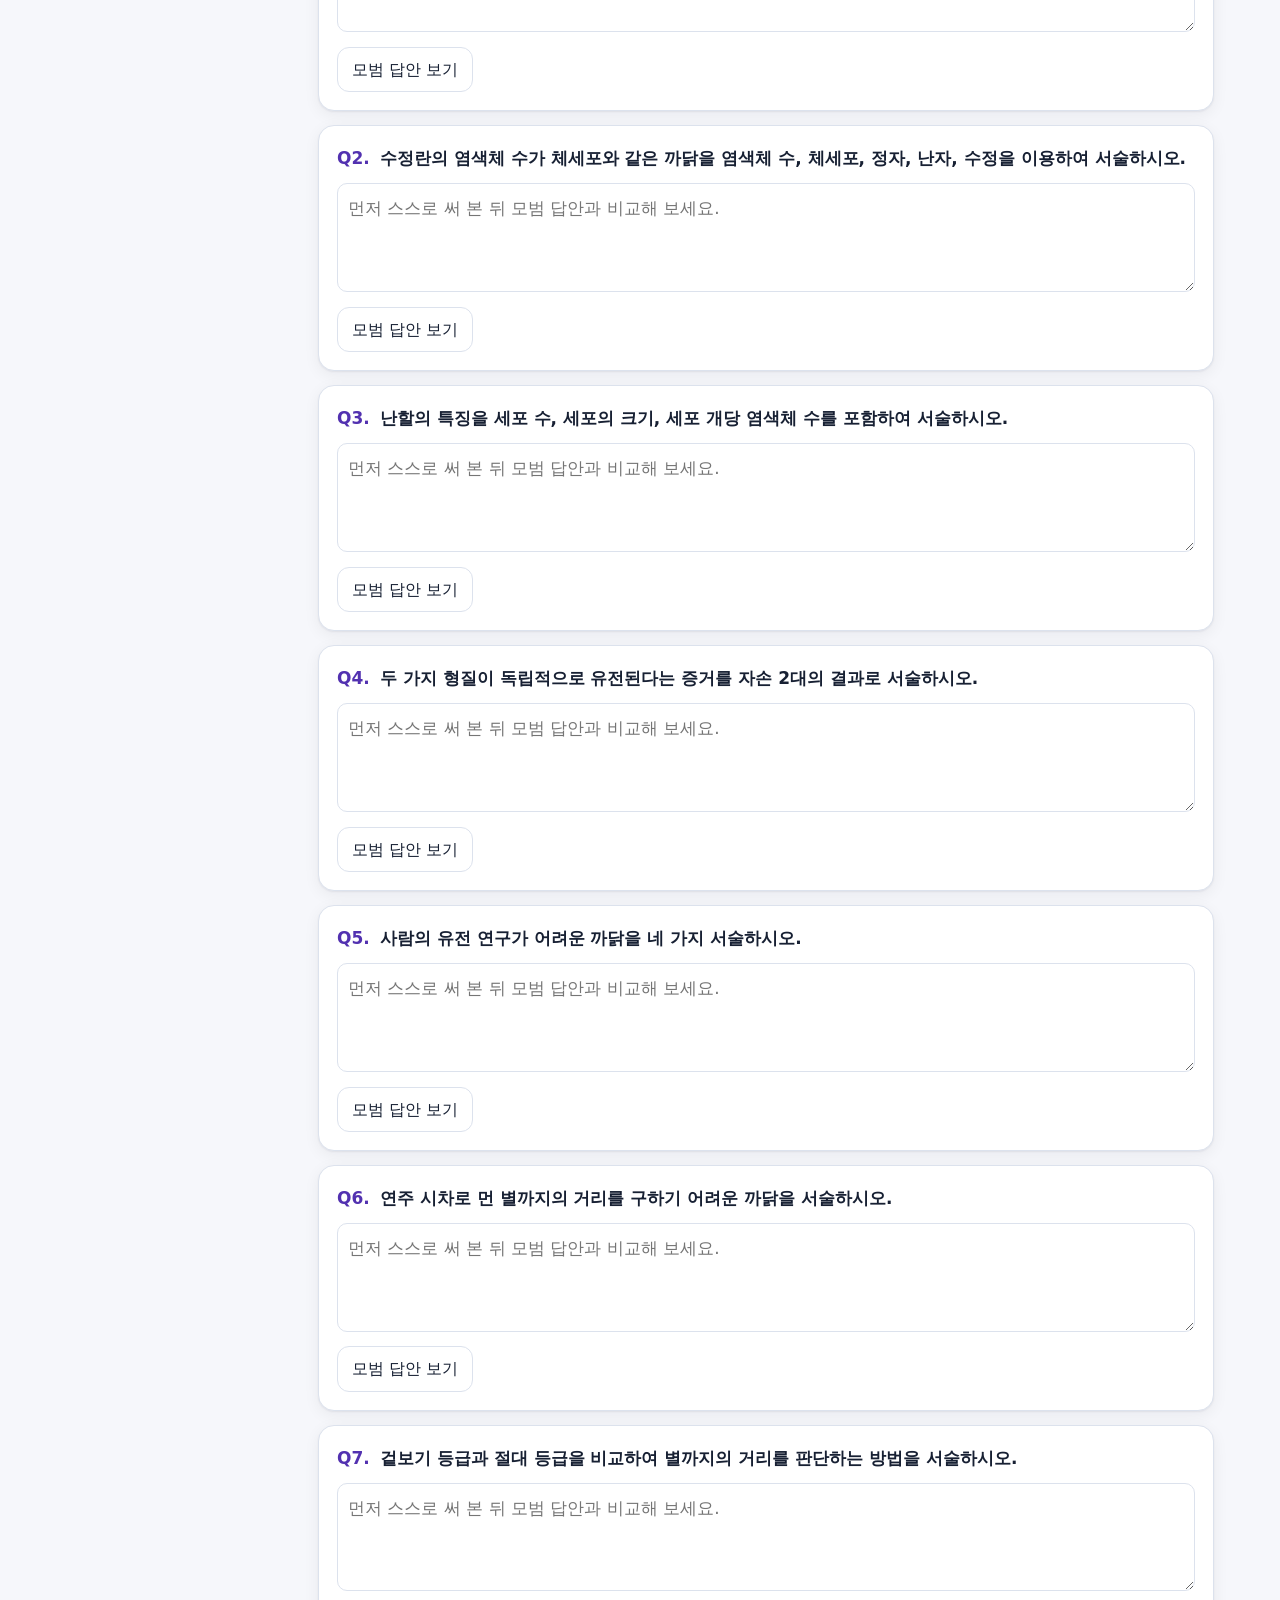
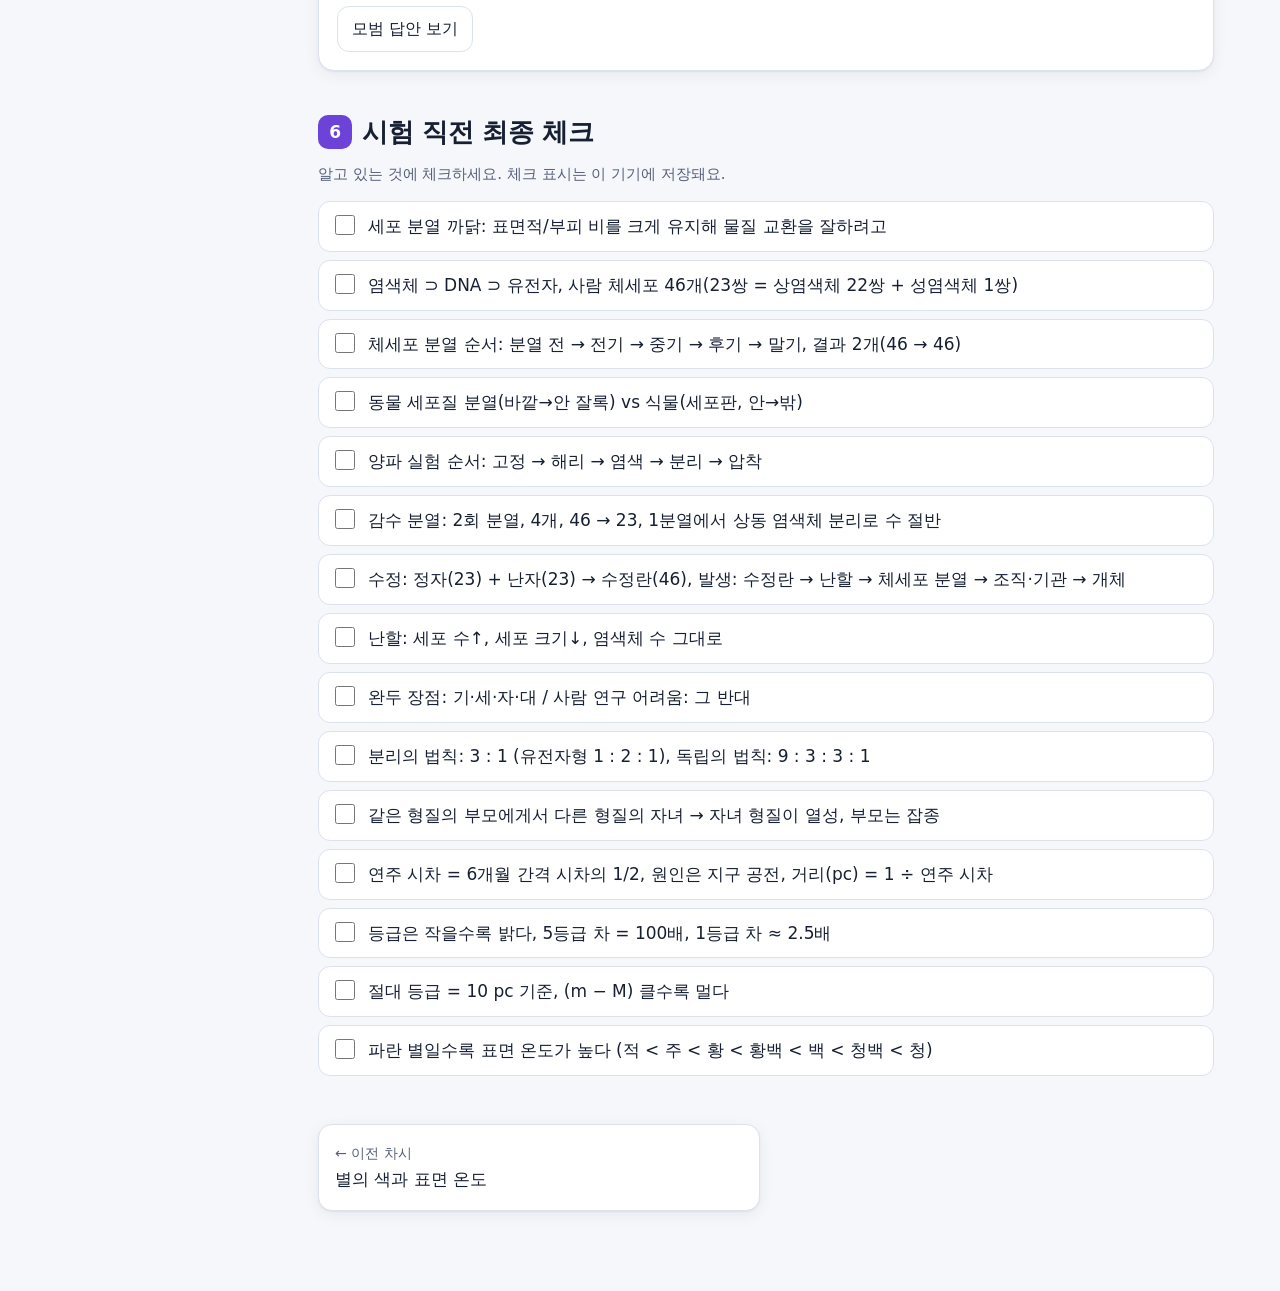
<file: 10-review.html>
<!doctype html>
<html lang="ko">
<head>
<meta charset="utf-8">
<meta name="viewport" content="width=device-width, initial-scale=1">
<title>시험 대비 총정리</title>
<link rel="stylesheet" href="assets/style.css">
<script src="assets/common.js"></script>
<style>
  .ws { line-height: 2.2; }
  .ws h4 { margin: 18px 0 4px; color: var(--accent-ink); }
  .ws p { margin: 0 0 4px; }
  .check-list { list-style: none; padding: 0; margin: 0; display: grid; gap: 8px; }
  .check-list label { display: flex; gap: 10px; align-items: flex-start; padding: 10px 12px; border: 1px solid var(--border); border-radius: 12px; background: var(--surface); cursor: pointer; }
  .check-list input { width: 20px; height: 20px; margin-top: 3px; accent-color: var(--accent); flex: none; }
  .check-list input:checked + span { color: var(--muted); text-decoration: line-through; }
  .vs { display: grid; grid-template-columns: 1fr auto 1fr; gap: 8px; align-items: stretch; }
  .vs > div { background: var(--surface-2); border-radius: 10px; padding: 10px; font-size: .92rem; }
  .vs > b { align-self: center; color: var(--muted); }
</style>
</head>
<body class="unit-gene">
<div class="page">
<nav class="toc"></nav>
<main>

<div class="hero">
  <span class="unit">총정리 · Ⅴ. 생식과 유전 + Ⅶ-1. 별</span>
  <h1>시험 대비 총정리</h1>
  <p class="lead">빈칸 학습지 → 헷갈리는 개념 비교 → 종합 문제 → 최종 체크 순서로 마무리해요.</p>
</div>

<section class="block" id="ws5">
  <h2><span class="num">1</span>Ⅴ단원 빈칸 학습지</h2>
  <div class="row" style="margin-bottom:10px">
    <button class="btn" onclick="S2.blankAll('ws5-body', true)">전체 정답 보기</button>
    <button class="btn" onclick="S2.blankAll('ws5-body', false)">전체 가리기</button>
    <span class="small muted">빈칸을 누르면 하나씩 정답이 보여요.</span>
  </div>
  <div class="card ws" id="ws5-body">
    <h4>01 생식 — 세포 분열과 염색체</h4>
    <p>세포는 부피에 대한 표면적의 비가 클수록 <span class="blank" data-n="①">물질 교환</span>을 하는 데 유리하므로, 크기를 키우지 않고 분열하여 수를 늘린다.</p>
    <p>염색체: 세포 분열 시 유전 물질이 꼬이고 뭉쳐 나타나는 막대 모양 구조 · <span class="blank" data-n="②">유전자</span>: 염색체를 구성하는 유전 물질인 <span class="blank" data-n="③">DNA</span>에 담긴 각각의 정보</p>
    <h4>체세포 분열과 감수 분열</h4>
    <p>체세포 분열 — 분열 전: 세포가 커지고 <span class="blank" data-n="④">염색체(DNA)</span>가 복제된다. 후기: 염색체가 <span class="blank" data-n="⑤">염색 분체</span>로 분리되어 양쪽 끝으로 이동한다. 결과: 염색체 수가 모세포와 같은 딸세포 <span class="blank" data-n="⑥">2</span>개.</p>
    <p>감수 1분열 전기: 핵막이 사라지고 <span class="blank" data-n="⑦">상동 염색체</span>가 결합하여 나타난다. 감수 1분열에서 염색체 수가 <span class="blank" data-n="⑧">절반</span>으로 줄어든다. 결과: 염색체 수가 절반인 딸세포 <span class="blank" data-n="⑨">4</span>개.</p>
    <h4>발생 과정</h4>
    <p>수정: 정자와 난자 같은 암수의 <span class="blank" data-n="⑩">생식세포</span>가 결합하는 것 → 감수 분열의 의의: 자손의 <span class="blank" data-n="⑪">염색체 수</span>를 일정하게 유지한다.</p>
    <p><span class="blank" data-n="⑫">난할</span>: 초기 수정란의 세포 분열(체세포 분열이지만 딸세포가 커지지 않고 빠르게 반복) · <span class="blank" data-n="⑬">발생</span>: 수정란이 세포 분열을 하며 여러 과정을 거쳐 개체가 되는 것</p>
    <h4>02 유전 — 유전 용어와 멘델의 유전 원리</h4>
    <p><span class="blank" data-n="⑭">대립 형질</span>: 한 가지 형질에서 구분되는 변이 · <span class="blank" data-n="⑮">순종</span>: 유전자 구성이 같은 개체 · <span class="blank" data-n="⑯">우성</span>: 대립 형질을 지닌 순종끼리 교배할 때 자손 1대에서 나타나는 형질</p>
    <p>완두가 좋은 재료인 까닭: 기르기 쉽고, 한 세대가 짧으며, 자손 수가 많고, <span class="blank" data-n="⑰">대립 형질</span>이 뚜렷하다.</p>
    <p>한 가지 형질: 자손 2대 우성 : 열성 = 약 <span class="blank" data-n="⑱">3 : 1</span> → <span class="blank" data-n="⑲">분리의 법칙</span></p>
    <p>두 가지 형질: 자손 2대 둥글고 노란색 : 둥글고 초록색 : 주름지고 노란색 : 주름지고 초록색 = 약 <span class="blank" data-n="⑳">9 : 3 : 3 : 1</span> → <span class="blank" data-n="㉑">독립의 법칙</span></p>
    <h4>사람의 유전</h4>
    <p>가계도 조사: 특정 형질의 <span class="blank" data-n="㉒">우열</span> 관계와 가족 구성원의 유전자형을 알 수 있다. · <span class="blank" data-n="㉓">쌍둥이</span> 연구: 유전과 환경이 미치는 영향을 알 수 있다.</p>
  </div>
  <div class="callout teacher"><span class="t">채점 참고</span>원본 학습지(과학_5정리)는 본문 번호가 ⑳부터 하나씩 어긋나 있어요(독립의 법칙 칸도 ⑳으로 인쇄). 이 페이지는 정답표 번호(⑳ 9:3:3:1, ㉑ 독립의 법칙, ㉒ 우열, ㉓ 쌍둥이)에 맞춰 바로잡았어요.</div>
</section>

<section class="block" id="ws7">
  <h2><span class="num">2</span>Ⅶ-1 별 빈칸 학습지</h2>
  <div class="row" style="margin-bottom:10px">
    <button class="btn" onclick="S2.blankAll('ws7-body', true)">전체 정답 보기</button>
    <button class="btn" onclick="S2.blankAll('ws7-body', false)">전체 가리기</button>
  </div>
  <div class="card ws" id="ws7-body">
    <h4>연주 시차</h4>
    <p>시차: 두 관측 지점과 물체가 이루는 각. 거리가 가까울수록 <span class="blank" data-n="1">커진다</span>.</p>
    <p>연주 시차: 6개월 간격으로 관측한 시차의 <span class="blank" data-n="2">1/2</span>. 나타나는 까닭은 지구가 <span class="blank" data-n="3">공전</span>하기 때문. 단위는 <span class="blank" data-n="4">″(초)</span>.</p>
    <p>연주 시차가 1″인 별까지의 거리 = <span class="blank" data-n="5">1 pc</span>. 연주 시차와 거리는 <span class="blank" data-n="6">반비례</span>한다. 대체로 <span class="blank" data-n="7">100 pc</span> 이내의 별에만 이용.</p>
    <h4>별의 밝기와 등급</h4>
    <p>등급의 숫자가 <span class="blank" data-n="8">작을수록</span> 밝다. 1등급 별은 6등급 별보다 <span class="blank" data-n="9">100</span>배 밝고, 1등급 차는 약 <span class="blank" data-n="10">2.5</span>배.</p>
    <p><span class="blank" data-n="11">겉보기 등급</span>: 눈에 보이는 밝기 · <span class="blank" data-n="12">절대 등급</span>: 별이 <span class="blank" data-n="13">10 pc</span> 거리에 있다고 가정한 밝기</p>
    <p>(겉보기 등급 − 절대 등급) 값이 <span class="blank" data-n="14">작을수록</span> 가까이 있는 별, 음수이면 10 pc보다 <span class="blank" data-n="15">가까이</span> 있다.</p>
    <h4>별의 색과 표면 온도</h4>
    <p>별의 색이 다른 까닭: <span class="blank" data-n="16">표면 온도</span>가 다르기 때문. 표면 온도가 높을수록 <span class="blank" data-n="17">파란색</span>을 띤다.</p>
    <p>적색 → 주황색 → <span class="blank" data-n="18">황색</span> → 황백색 → 백색 → <span class="blank" data-n="19">청백색</span> → 청색 (온도 낮음 → 높음)</p>
  </div>
</section>

<section class="block" id="vs">
  <h2><span class="num">3</span>헷갈리는 개념 한 번에 비교</h2>
  <div class="grid-2">
    <div class="card"><h4>분리되는 것</h4><div class="vs"><div><b>체세포 분열 후기 · 감수 2분열 후기</b><br>염색 분체 분리</div><b>vs</b><div><b>감수 1분열 후기</b><br>상동 염색체 분리 (수 절반)</div></div></div>
    <div class="card"><h4>딸세포</h4><div class="vs"><div><b>체세포 분열</b><br>2개, 46 → 46</div><b>vs</b><div><b>감수 분열</b><br>4개, 46 → 23</div></div></div>
    <div class="card"><h4>수정 vs 발생</h4><div class="vs"><div><b>수정</b><br>정자와 난자가 결합 → 수정란</div><b>vs</b><div><b>발생</b><br>수정란 → 난할 → … → 개체</div></div></div>
    <div class="card"><h4>난할에서</h4><div class="vs"><div><b>늘어나는 것</b><br>세포 수</div><b>vs</b><div><b>그대로 / 줄어드는 것</b><br>염색체 수 그대로, 세포 크기 ↓</div></div></div>
    <div class="card"><h4>확률의 분모</h4><div class="vs"><div><b>자손 2대 중 YY</b><br>1/4 (전체 4칸)</div><b>vs</b><div><b>노란색 중 YY</b><br>1/3 (노란색 3칸)</div></div></div>
    <div class="card"><h4>열성 판단</h4><div class="vs"><div><b>같은 형질 부모 → 다른 자녀</b><br>자녀 형질 = 열성</div><b>vs</b><div><b>열성인 사람의 유전자형</b><br>항상 순종 (aa)</div></div></div>
    <div class="card"><h4>시차</h4><div class="vs"><div><b>6개월 간격 측정 각</b><br>시차 (∠ASB)</div><b>vs</b><div><b>연주 시차</b><br>그 각의 1/2</div></div></div>
    <div class="card"><h4>등급</h4><div class="vs"><div><b>겉보기 등급</b><br>거리에 따라 변함</div><b>vs</b><div><b>절대 등급</b><br>10 pc 기준, 거리 바뀌어도 불변</div></div></div>
    <div class="card"><h4>숫자 방향</h4><div class="vs"><div><b>등급 숫자 작을수록</b><br>밝다</div><b>vs</b><div><b>(m − M) 작을수록</b><br>가깝다 (연주 시차 큼)</div></div></div>
    <div class="card"><h4>색</h4><div class="vs"><div><b>붉은 별</b><br>표면 온도 낮음</div><b>vs</b><div><b>파란 별</b><br>표면 온도 높음</div></div></div>
  </div>
</section>

<section class="block" id="quiz-sec">
  <h2><span class="num">4</span>종합 문제 19</h2>
  <div class="row" style="margin-bottom:10px">
    <a class="btn" href="wrong-notes.html">📒 틀린 문제만 보기</a>
  </div>
  <div id="quiz"></div>
</section>

<section class="block" id="essay">
  <h2><span class="num">5</span>서술형 대비</h2>
  <div id="essays"></div>
</section>

<section class="block" id="final">
  <h2><span class="num">6</span>시험 직전 최종 체크</h2>
  <p class="small muted">알고 있는 것에 체크하세요. 체크 표시는 이 기기에 저장돼요.</p>
  <ul class="check-list" id="checks"></ul>
</section>

</main>
</div>

<script>
(function () {
  var Q = [
    { t: "mc", q: "세포가 커질 때 세포 분열을 하는 까닭으로 옳은 것은?", o: ["부피에 대한 표면적의 비가 커지기 때문", "부피에 대한 표면적의 비가 작아져 물질 교환이 불리하기 때문", "표면적이 부피보다 빠르게 늘기 때문", "염색체 수를 줄이기 위해", "세포의 크기를 키우기 위해"], a: 1, e: "" },
    { t: "mc", q: "사람의 체세포 분열 결과 만들어지는 딸세포의 수와 염색체 수는?", o: ["2개, 23개", "2개, 46개", "4개, 23개", "4개, 46개", "1개, 92개"], a: 1, e: "" },
    { t: "mc", q: "감수 분열에서 염색체 수가 절반으로 줄어드는 까닭은?", o: ["DNA가 두 번 복제되기 때문", "감수 1분열에서 상동 염색체가 분리되기 때문", "감수 2분열에서 염색 분체가 분리되기 때문", "세포질 분열이 일어나지 않기 때문", "수정이 일어나기 때문"], a: 1, e: "" },
    { t: "ox", q: "상동 염색체가 결합하는 것은 감수 1분열 전기에만 일어난다.", a: true, e: "" },
    { t: "mc", q: "난할이 진행될 때 변화로 옳은 것은?", o: ["세포 수 감소", "세포 1개의 크기 증가", "세포 1개당 염색체 수 감소", "세포 수 증가, 세포 크기 감소", "배아 전체 크기가 크게 증가"], a: 3, e: "" },
    { t: "mc", q: "정자와 난자 같은 암수의 생식세포가 결합하는 것은?", o: ["난할", "수정", "발생", "생장", "재생"], a: 1, e: "" },
    { t: "mc", q: "완두가 유전 실험 재료로 좋은 까닭이 <u>아닌</u> 것은?", o: ["기르기 쉽다", "한 세대가 짧다", "자손 수가 많다", "대립 형질이 뚜렷하다", "교배 실험이 불가능하다"], a: 4, e: "" },
    { t: "mc", q: "Yy × Yy에서 자손의 표현형 비(노란색 : 초록색)는?", o: ["1 : 1", "1 : 2 : 1", "3 : 1", "9 : 3 : 3 : 1", "모두 노란색"], a: 2, e: "" },
    { t: "short", q: "Yy × Yy의 자손 400개 중 이론상 yy는 몇 개인가? (숫자만)", a: ["100", "100개"], e: "400 × 1/4" },
    { t: "mc", q: "RrYy가 만드는 생식세포의 종류는 몇 가지인가?", o: ["1가지", "2가지", "3가지", "4가지", "16가지"], a: 3, e: "RY, Ry, rY, ry" },
    { t: "short", q: "RRYY × rryy의 자손 2대 1,600개 중 둥글고 초록색인 완두는 이론상 몇 개인가? (숫자만)", a: ["300", "300개"], e: "1,600 × 3/16" },
    { t: "mc", q: "특정 형질에 유전과 환경 중 어느 쪽이 영향을 더 크게 미치는지 알아보기에 알맞은 방법은?", o: ["가계도 조사", "쌍둥이 연구", "통계 조사", "염색체 분석", "교배 실험"], a: 1, e: "" },
    { t: "ox", q: "젖은 귀지 부모 사이에서 마른 귀지 자녀가 태어났다면 마른 귀지가 열성이다.", a: true, e: "" },
    { t: "mc", q: "6개월 간격으로 관측한 별의 시차가 0.2″이다. 이 별까지의 거리는?", o: ["0.1 pc", "2 pc", "5 pc", "10 pc", "20 pc"], a: 3, e: "연주 시차 0.1″ → 10 pc" },
    { t: "ox", q: "연주 시차가 나타나는 까닭은 지구가 자전하기 때문이다.", a: false, e: "공전!" },
    { t: "mc", q: "1등급 별은 6등급 별보다 몇 배 밝은가?", o: ["2.5배", "5배", "16배", "40배", "100배"], a: 4, e: "" },
    { t: "mc", q: "겉보기 등급 −1, 절대 등급 +1인 별은?", o: ["10 pc에 있다", "10 pc보다 가깝다", "10 pc보다 멀다", "실제로 어두워 보인다", "맨눈으로 볼 수 없다"], a: 1, e: "m − M = −2 < 0" },
    { t: "ox", q: "별까지의 거리가 멀어지면 절대 등급이 커진다.", a: false, e: "절대 등급은 거리와 관계없이 일정해요." },
    { t: "mc", q: "표면 온도가 가장 높은 별은?", o: ["적색 베텔게우스", "황색 태양", "주황색 아크투루스", "백색 시리우스", "청백색 리겔"], a: 4, e: "" }
  ];
  S2.quiz("quiz", Q);

  S2.quiz("essays", [
    { t: "essay", q: "세포 분열이 필요한 까닭을 <b>부피, 표면적, 물질 교환</b>을 포함하여 서술하시오.", a: "세포가 커지면 부피에 대한 표면적의 비가 작아져 물질 교환이 원활하지 않으므로, 일정 크기가 되면 분열하여 세포 수를 늘린다." },
    { t: "essay", q: "수정란의 염색체 수가 체세포와 같은 까닭을 <b>염색체 수, 체세포, 정자, 난자, 수정</b>을 이용하여 서술하시오.", a: "정자와 난자는 감수 분열로 만들어져 염색체 수가 체세포의 절반이므로, 정자와 난자가 수정하면 수정란의 염색체 수는 체세포와 같아진다." },
    { t: "essay", q: "난할의 특징을 <b>세포 수, 세포의 크기, 세포 개당 염색체 수</b>를 포함하여 서술하시오.", a: "세포 수는 늘어나지만 세포가 자라지 않고 분열을 반복하므로 세포의 크기는 작아지고, 세포 개당 염색체 수는 변하지 않는다." },
    { t: "essay", q: "두 가지 형질이 독립적으로 유전된다는 증거를 자손 2대의 결과로 서술하시오.", a: "자손 2대에서 모양만 보면 둥근 것 : 주름진 것 = 3 : 1, 색깔만 보면 노란색 : 초록색 = 3 : 1로, 각 형질이 서로 영향을 주지 않고 분리의 법칙에 따라 유전되었다." },
    { t: "essay", q: "사람의 유전 연구가 어려운 까닭을 네 가지 서술하시오.", a: "한 세대가 길다. 자손의 수가 적다. 교배 실험이 불가능하다. 대립 형질이 복잡하고 환경의 영향을 많이 받는다." },
    { t: "essay", q: "연주 시차로 먼 별까지의 거리를 구하기 어려운 까닭을 서술하시오.", a: "먼 별일수록 연주 시차가 매우 작아져 측정하기 어렵기 때문이다(대체로 100 pc 이내만 측정 가능)." },
    { t: "essay", q: "겉보기 등급과 절대 등급을 비교하여 별까지의 거리를 판단하는 방법을 서술하시오.", a: "(겉보기 등급 − 절대 등급)이 0보다 작으면 10 pc보다 가깝고, 0이면 10 pc, 0보다 크면 10 pc보다 멀다. 값이 클수록 멀리 있는 별이다." }
  ], { score: false });

  var CK = [
    "세포 분열 까닭: 표면적/부피 비를 크게 유지해 물질 교환을 잘하려고",
    "염색체 ⊃ DNA ⊃ 유전자, 사람 체세포 46개(23쌍 = 상염색체 22쌍 + 성염색체 1쌍)",
    "체세포 분열 순서: 분열 전 → 전기 → 중기 → 후기 → 말기, 결과 2개(46 → 46)",
    "동물 세포질 분열(바깥→안 잘록) vs 식물(세포판, 안→밖)",
    "양파 실험 순서: 고정 → 해리 → 염색 → 분리 → 압착",
    "감수 분열: 2회 분열, 4개, 46 → 23, 1분열에서 상동 염색체 분리로 수 절반",
    "수정: 정자(23) + 난자(23) → 수정란(46), 발생: 수정란 → 난할 → 체세포 분열 → 조직·기관 → 개체",
    "난할: 세포 수↑, 세포 크기↓, 염색체 수 그대로",
    "완두 장점: 기·세·자·대 / 사람 연구 어려움: 그 반대",
    "분리의 법칙: 3 : 1 (유전자형 1 : 2 : 1), 독립의 법칙: 9 : 3 : 3 : 1",
    "같은 형질의 부모에게서 다른 형질의 자녀 → 자녀 형질이 열성, 부모는 잡종",
    "연주 시차 = 6개월 간격 시차의 1/2, 원인은 지구 공전, 거리(pc) = 1 ÷ 연주 시차",
    "등급은 작을수록 밝다, 5등급 차 = 100배, 1등급 차 ≈ 2.5배",
    "절대 등급 = 10 pc 기준, (m − M) 클수록 멀다",
    "파란 별일수록 표면 온도가 높다 (적 < 주 < 황 < 황백 < 백 < 청백 < 청)"
  ];
  var ul = document.getElementById("checks");
  CK.forEach(function (c, i) {
    var li = document.createElement("li");
    li.innerHTML = '<label><input type="checkbox"><span>' + c + "</span></label>";
    var cb = li.querySelector("input");
    cb.checked = S2.store.get("s2-ck-" + i) === "1";
    cb.onchange = function () { S2.store.set("s2-ck-" + i, cb.checked ? "1" : "0"); };
    ul.appendChild(li);
  });
})();
</script>
</body>
</html>
</file>
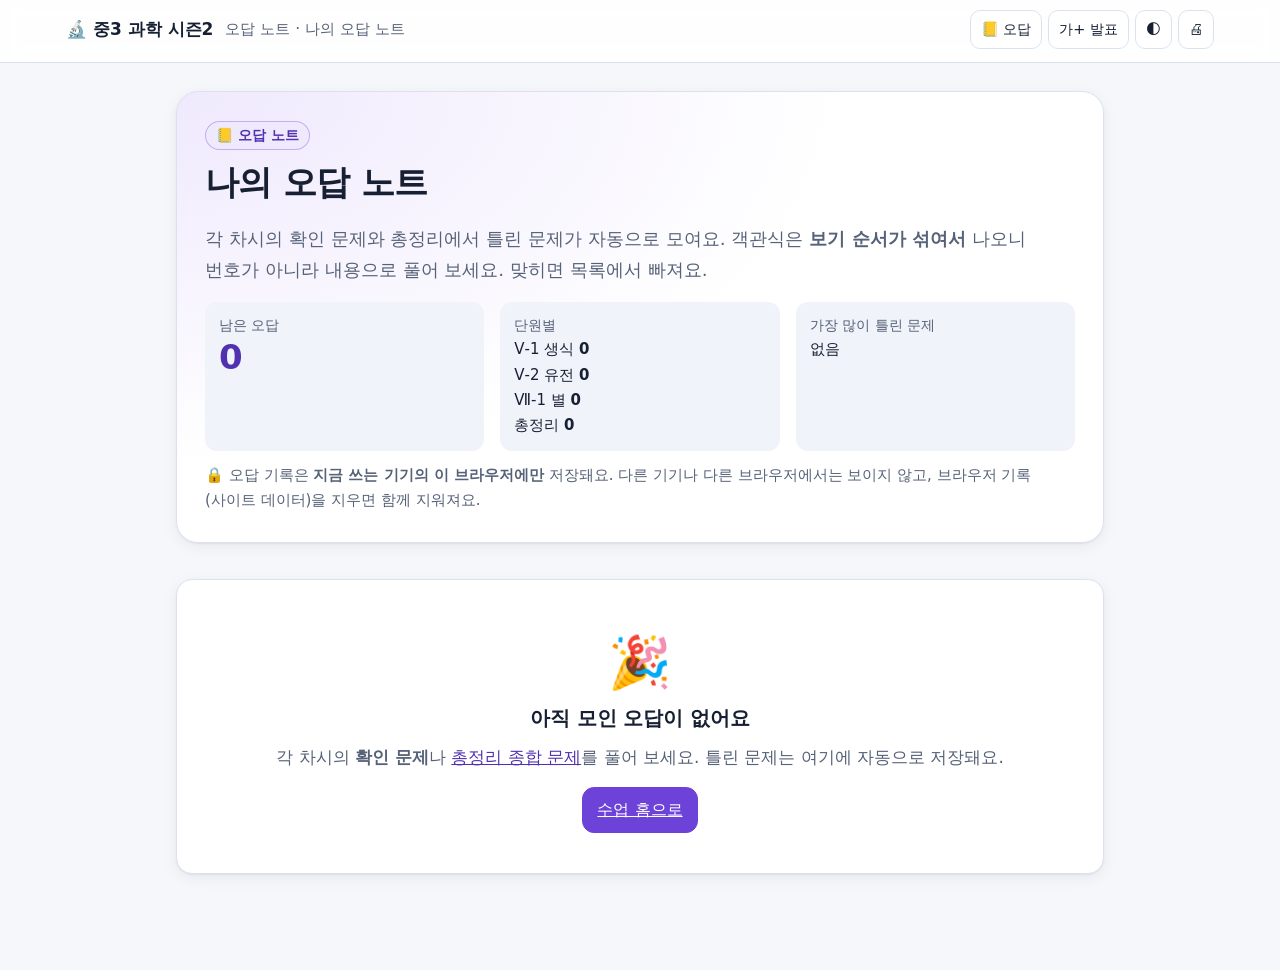
<file: wrong-notes.html>
<!doctype html>
<html lang="ko">
<head>
<meta charset="utf-8">
<meta name="viewport" content="width=device-width, initial-scale=1">
<title>나의 오답 노트</title>
<link rel="stylesheet" href="assets/style.css">
<script src="assets/common.js"></script>
<style>
  .wn-wrap { max-width: 960px; margin: 0 auto; padding: 28px 16px 80px; }
  .wn-group { margin-bottom: 30px; }
  .wn-group > h3 { display: flex; align-items: center; gap: 10px; flex-wrap: wrap; }
  .wn-group > h3 a { font-size: .85rem; font-weight: 400; }
  .filter-row { display: flex; flex-wrap: wrap; gap: 6px; align-items: center; }
  .empty { text-align: center; padding: 40px 20px; }
  .empty .big { font-size: 3rem; }
</style>
</head>
<body class="unit-gene">
<div class="wn-wrap">

<div class="hero">
  <span class="unit">📒 오답 노트</span>
  <h1>나의 오답 노트</h1>
  <p class="lead">각 차시의 확인 문제와 총정리에서 틀린 문제가 자동으로 모여요. 객관식은 <b>보기 순서가 섞여서</b> 나오니 번호가 아니라 내용으로 풀어 보세요. 맞히면 목록에서 빠져요.</p>
  <div class="grid-3" id="stats"></div>
  <p class="small muted" style="margin:12px 0 0">🔒 오답 기록은 <b>지금 쓰는 기기의 이 브라우저에만</b> 저장돼요. 다른 기기나 다른 브라우저에서는 보이지 않고, 브라우저 기록(사이트 데이터)을 지우면 함께 지워져요.</p>
</div>

<div class="card" id="controls">
  <div class="filter-row" id="filters"></div>
  <div class="row" style="margin-top:12px">
    <label class="field">정렬
      <select id="sort">
        <option value="miss">많이 틀린 순</option>
        <option value="recent">최근에 틀린 순</option>
        <option value="page">차시 순서</option>
      </select>
    </label>
    <span class="spacer" style="flex:1"></span>
    <button class="btn primary" id="shuffle">🔀 섞어서 다시 풀기</button>
    <button class="btn" id="clear">🗑 모두 지우기</button>
  </div>
</div>

<div id="list"></div>

</div>

<script>
(function () {
  var UNITS = [["all", "전체"], ["Ⅴ-1 생식", "Ⅴ-1 생식"], ["Ⅴ-2 유전", "Ⅴ-2 유전"], ["Ⅶ-1 별", "Ⅶ-1 별"], ["총정리", "총정리"]];
  var pageInfo = {}, order = {};
  S2.PAGES.forEach(function (p, i) { pageInfo[p.file] = p; order[p.file] = i; });
  var filter = "all";
  try { filter = sessionStorage.getItem("s2-wn-filter") || "all"; } catch (e) { /* 무시 */ }

  function unitOf(x) { return (pageInfo[x.page] || {}).unit || "기타"; }

  function stats() {
    var all = S2.wrong.all();
    var byUnit = {};
    all.forEach(function (x) { var u = unitOf(x); byUnit[u] = (byUnit[u] || 0) + 1; });
    var worst = all.slice().sort(function (a, b) { return b.miss - a.miss; })[0];
    document.getElementById("stats").innerHTML =
      '<div class="stat"><div class="lbl">남은 오답</div><div class="big-num">' + all.length + "</div></div>" +
      '<div class="stat"><div class="lbl">단원별</div><div class="small">' + (["Ⅴ-1 생식", "Ⅴ-2 유전", "Ⅶ-1 별", "총정리"].map(function (u) { return u + " <b>" + (byUnit[u] || 0) + "</b>"; }).join("<br>")) + "</div></div>" +
      '<div class="stat"><div class="lbl">가장 많이 틀린 문제</div><div class="small">' + (worst ? "<b>" + worst.miss + "회</b> · " + strip(worst.q).slice(0, 40) + (strip(worst.q).length > 40 ? "…" : "") : "없음") + "</div></div>";
    var f = document.getElementById("filters");
    f.innerHTML = "";
    UNITS.forEach(function (u) {
      var n = u[0] === "all" ? all.length : (byUnit[u[0]] || 0);
      var b = document.createElement("button");
      b.className = "btn" + (filter === u[0] ? " primary" : "");
      b.textContent = u[1] + " (" + n + ")";
      b.onclick = function () { filter = u[0]; try { sessionStorage.setItem("s2-wn-filter", filter); } catch (e) { /* 무시 */ } render(false); };
      f.appendChild(b);
    });
  }
  function strip(h) { var d = document.createElement("div"); d.innerHTML = h; return d.textContent || ""; }

  function toItem(x) {
    return {
      t: x.t, q: x.q, o: x.o, a: x.a, e: x.e,
      tag: (x.tag ? x.tag + " · " : "") + "틀린 횟수 " + x.miss + "회",
      _origTag: x.tag, _wid: x.id, _page: x.page
    };
  }

  function render(shuffle) {
    stats();
    var list = document.getElementById("list");
    var all = S2.wrong.all().filter(function (x) { return filter === "all" || unitOf(x) === filter; });
    document.getElementById("controls").style.display = S2.wrong.all().length ? "" : "none";
    if (!all.length) {
      list.innerHTML = S2.wrong.all().length
        ? '<div class="card empty"><div class="big">🎯</div><p>이 단원에는 남은 오답이 없어요!</p></div>'
        : '<div class="card empty"><div class="big">🎉</div><h3>아직 모인 오답이 없어요</h3><p class="muted">각 차시의 <b>확인 문제</b>나 <a href="10-review.html">총정리 종합 문제</a>를 풀어 보세요. 틀린 문제는 여기에 자동으로 저장돼요.</p><a class="btn primary" href="index.html">수업 홈으로</a></div>';
      return;
    }
    var sort = document.getElementById("sort").value;
    all.sort(function (a, b) {
      if (sort === "recent") return b.last - a.last;
      if (sort === "page") return (order[a.page] || 99) - (order[b.page] || 99);
      return b.miss - a.miss || b.last - a.last;
    });
    list.innerHTML = "";
    var opts = {
      review: true, score: false,
      onAnswer: function () { stats(); },
      onRemove: function () { stats(); }
    };
    if (shuffle) {
      for (var i = all.length - 1; i > 0; i--) { var j = Math.floor(Math.random() * (i + 1)); var t = all[i]; all[i] = all[j]; all[j] = t; }
      var g = document.createElement("section");
      g.className = "wn-group";
      g.innerHTML = "<h3>🔀 섞어서 풀기 · " + all.length + "문제</h3>";
      var box = document.createElement("div");
      g.appendChild(box); list.appendChild(g);
      S2.quiz(box, all.map(toItem).map(S2.shuffleOptions), Object.assign({}, opts, { score: true }));
      return;
    }
    // 차시별로 묶기 (정렬 순서를 유지하면서 처음 나온 차시 순)
    var groups = [], seen = {};
    all.forEach(function (x) {
      if (!seen[x.page]) { seen[x.page] = { page: x.page, items: [] }; groups.push(seen[x.page]); }
      seen[x.page].items.push(x);
    });
    groups.forEach(function (gr) {
      var info = pageInfo[gr.page] || { title: gr.page, unit: "" };
      var sec = document.createElement("section");
      sec.className = "wn-group";
      sec.innerHTML = "<h3>" + (info.unit ? '<span class="chip acc">' + info.unit + "</span>" : "") + info.title + ' <a href="' + gr.page + '">개념 다시 보기 →</a></h3>';
      var box = document.createElement("div");
      sec.appendChild(box); list.appendChild(sec);
      S2.quiz(box, gr.items.map(toItem).map(S2.shuffleOptions), Object.assign({ page: gr.page }, opts));
    });
  }

  document.getElementById("sort").onchange = function () { render(false); };
  document.getElementById("shuffle").onclick = function () { render(true); };
  document.getElementById("clear").onclick = function () {
    if (window.confirm("이 기기에 저장된 오답을 모두 지울까요? 되돌릴 수 없어요.")) { S2.wrong.clear(); render(false); }
  };
  document.addEventListener("DOMContentLoaded", function () { render(false); });
})();
</script>
</body>
</html>
</file>
<file: assets/style.css>
/* 중3 과학 시즌2 수업 자료 공용 스타일 */
:root {
  --bg: #f6f7fb;
  --surface: #ffffff;
  --surface-2: #f0f3f9;
  --surface-3: #e6ebf4;
  --text: #172033;
  --muted: #566278;
  --border: #dce2ed;
  --accent: #0f8f7e;
  --accent-soft: #e2f5f1;
  --accent-ink: #0a6b5e;
  --warn: #b45309;
  --warn-soft: #fff4e0;
  --ok: #15803d;
  --ok-soft: #e5f6ea;
  --bad: #be123c;
  --bad-soft: #fde8ee;
  --info: #2554c7;
  --info-soft: #e7eefc;
  --violet: #6d42d9;
  --violet-soft: #efe9fd;
  --shadow: 0 1px 2px rgba(16, 24, 40, .06), 0 4px 16px rgba(16, 24, 40, .06);
  --radius: 16px;
  --on-accent: #ffffff;
  --font: "Pretendard", "Apple SD Gothic Neo", "Malgun Gothic", "Noto Sans KR", system-ui, sans-serif;
  --mono: "SF Mono", "D2Coding", Menlo, Consolas, monospace;
  --fs: 17px;
  color-scheme: light;
}
body.unit-repro { --accent: #0f8f7e; --accent-soft: #e2f5f1; --accent-ink: #0a6b5e; }
body.unit-gene  { --accent: #6d42d9; --accent-soft: #efe9fd; --accent-ink: #5231b0; }
body.unit-star  { --accent: #2f55d4; --accent-soft: #e6ecfd; --accent-ink: #213fa6; }

@media (prefers-color-scheme: dark) {
  :root:not([data-theme="light"]) {
    --bg: #0e131d; --surface: #161d2b; --surface-2: #1c2536; --surface-3: #253048;
    --text: #e8edf6; --muted: #a2adc2; --border: #2c3850;
    --warn: #fbbf24; --warn-soft: #3a2c10; --ok: #4ade80; --ok-soft: #12301f;
    --bad: #fb7185; --bad-soft: #3a1520; --info: #8fb0ff; --info-soft: #1a2747;
    --violet: #b69cff; --violet-soft: #2a2145;
    --shadow: 0 1px 2px rgba(0,0,0,.3), 0 6px 20px rgba(0,0,0,.25);
    --on-accent: #0b1220;
    color-scheme: dark;
  }
  :root:not([data-theme="light"]) body.unit-repro { --accent: #34d3bd; --accent-soft: #10302c; --accent-ink: #7eeadb; }
  :root:not([data-theme="light"]) body.unit-gene  { --accent: #a98bff; --accent-soft: #261d42; --accent-ink: #cbb9ff; }
  :root:not([data-theme="light"]) body.unit-star  { --accent: #7c9bff; --accent-soft: #1a2448; --accent-ink: #b3c5ff; }
}
:root[data-theme="dark"] {
  --bg: #0e131d; --surface: #161d2b; --surface-2: #1c2536; --surface-3: #253048;
  --text: #e8edf6; --muted: #a2adc2; --border: #2c3850;
  --warn: #fbbf24; --warn-soft: #3a2c10; --ok: #4ade80; --ok-soft: #12301f;
  --bad: #fb7185; --bad-soft: #3a1520; --info: #8fb0ff; --info-soft: #1a2747;
  --violet: #b69cff; --violet-soft: #2a2145;
  --shadow: 0 1px 2px rgba(0,0,0,.3), 0 6px 20px rgba(0,0,0,.25);
    --on-accent: #0b1220;
  color-scheme: dark;
}
:root[data-theme="dark"] body.unit-repro { --accent: #34d3bd; --accent-soft: #10302c; --accent-ink: #7eeadb; }
:root[data-theme="dark"] body.unit-gene  { --accent: #a98bff; --accent-soft: #261d42; --accent-ink: #cbb9ff; }
:root[data-theme="dark"] body.unit-star  { --accent: #7c9bff; --accent-soft: #1a2448; --accent-ink: #b3c5ff; }

* { box-sizing: border-box; }
html { font-size: var(--fs); scroll-behavior: smooth; scroll-padding-top: 72px; }
body {
  margin: 0; background: var(--bg); color: var(--text);
  font-family: var(--font); line-height: 1.7; word-break: keep-all; overflow-wrap: anywhere;
}
html.big { --fs: 21px; }
a { color: var(--accent-ink); }
img, svg { max-width: 100%; }
h1, h2, h3, h4 { line-height: 1.35; margin: 0 0 .5em; }
h1 { font-size: 2rem; letter-spacing: -.02em; }
h2 { font-size: 1.5rem; letter-spacing: -.01em; }
h3 { font-size: 1.17rem; }
p { margin: 0 0 .9em; }
b, strong { font-weight: 700; }
.hl { background: linear-gradient(transparent 55%, color-mix(in srgb, var(--accent) 28%, transparent) 55%); padding: 0 .1em; }
.mono { font-family: var(--mono); }
.muted { color: var(--muted); }
.small { font-size: .88rem; }
.center { text-align: center; }

/* ---------- top bar ---------- */
.topbar {
  position: sticky; top: 0; z-index: 50;
  background: color-mix(in srgb, var(--surface) 88%, transparent);
  backdrop-filter: blur(10px); -webkit-backdrop-filter: blur(10px);
  border-bottom: 1px solid var(--border);
}
.topbar .inner { max-width: 1180px; margin: 0 auto; padding: 10px 16px; display: flex; gap: 12px; align-items: center; }
.topbar .home { font-weight: 800; text-decoration: none; color: var(--text); white-space: nowrap; }
.topbar .crumb { color: var(--muted); font-size: .9rem; white-space: nowrap; overflow: hidden; text-overflow: ellipsis; min-width: 0; }
.topbar .spacer { flex: 1; }
.topbar .tools { display: flex; gap: 6px; }
.icon-btn {
  border: 1px solid var(--border); background: var(--surface); color: var(--text);
  border-radius: 10px; padding: 6px 10px; font: inherit; font-size: .85rem; cursor: pointer; white-space: nowrap;
}
.icon-btn:hover { background: var(--surface-2); }
.progress-bar { height: 3px; background: var(--accent); width: 0; transition: width .1s linear; }

/* ---------- layout ---------- */
.wrap { max-width: 1180px; margin: 0 auto; padding: 0 16px; }
.page { display: grid; grid-template-columns: 220px minmax(0, 1fr); gap: 32px; padding: 28px 16px 80px; max-width: 1180px; margin: 0 auto; }
.toc { position: sticky; top: 76px; align-self: start; font-size: .88rem; max-height: calc(100vh - 100px); overflow: auto; }
.toc b { display: block; margin-bottom: 8px; color: var(--muted); font-size: .8rem; letter-spacing: .04em; }
.toc a { display: block; padding: 6px 10px; border-radius: 8px; text-decoration: none; color: var(--muted); border-left: 3px solid transparent; }
.toc a:hover { background: var(--surface-2); color: var(--text); }
.toc a.on { color: var(--accent-ink); border-left-color: var(--accent); background: var(--accent-soft); font-weight: 700; }
main { min-width: 0; }
section.block { margin: 0 0 44px; }
section.block > h2 { display: flex; align-items: center; gap: 10px; }
section.block > h2 .num {
  display: inline-grid; place-items: center; min-width: 34px; height: 34px; border-radius: 10px;
  background: var(--accent); color: var(--on-accent); font-size: 1rem;
}
@media (max-width: 900px) {
  .page { grid-template-columns: 1fr; gap: 0; padding-top: 18px; }
  .toc { display: none; }
  h1 { font-size: 1.6rem; }
  h2 { font-size: 1.3rem; }
}

/* ---------- hero ---------- */
.hero {
  border-radius: 22px; padding: 28px; margin-bottom: 36px;
  background: radial-gradient(120% 140% at 0% 0%, var(--accent-soft), var(--surface) 60%);
  border: 1px solid var(--border); box-shadow: var(--shadow);
}
.hero .unit { display: inline-block; font-size: .82rem; font-weight: 700; color: var(--accent-ink); background: var(--accent-soft); border: 1px solid color-mix(in srgb, var(--accent) 35%, transparent); padding: 2px 10px; border-radius: 99px; margin-bottom: 10px; }
.hero p.lead { font-size: 1.08rem; color: var(--muted); margin-bottom: 16px; }
.goals { display: grid; gap: 8px; margin: 0; padding: 0; list-style: none; }
.goals li { padding-left: 30px; position: relative; }
.goals li::before { content: "🎯"; position: absolute; left: 0; }

/* ---------- cards & callouts ---------- */
.card { background: var(--surface); border: 1px solid var(--border); border-radius: var(--radius); padding: 20px; box-shadow: var(--shadow); margin-bottom: 16px; }
.card > h3:first-child, .card > h4:first-child { margin-top: 0; }
.grid-2 { display: grid; grid-template-columns: repeat(2, minmax(0, 1fr)); gap: 16px; }
.grid-3 { display: grid; grid-template-columns: repeat(3, minmax(0, 1fr)); gap: 16px; }
.grid-4 { display: grid; grid-template-columns: repeat(4, minmax(0, 1fr)); gap: 12px; }
@media (max-width: 760px) { .grid-2, .grid-3 { grid-template-columns: 1fr; } .grid-4 { grid-template-columns: repeat(2, minmax(0, 1fr)); } }
.grid-2 > .card, .grid-3 > .card, .grid-4 > .card { margin-bottom: 0; }

.callout { border-radius: 14px; padding: 14px 16px 14px 52px; position: relative; margin: 14px 0; border: 1px solid transparent; }
.callout::before { position: absolute; left: 16px; top: 13px; font-size: 1.25rem; }
.callout > :last-child { margin-bottom: 0; }
.callout .t { font-weight: 800; display: block; margin-bottom: 2px; }
.callout.analogy { background: var(--info-soft); border-color: color-mix(in srgb, var(--info) 25%, transparent); }
.callout.analogy::before { content: "💡"; }
.callout.exam { background: var(--warn-soft); border-color: color-mix(in srgb, var(--warn) 30%, transparent); }
.callout.exam::before { content: "✅"; }
.callout.trap { background: var(--bad-soft); border-color: color-mix(in srgb, var(--bad) 30%, transparent); }
.callout.trap::before { content: "⚠️"; }
.callout.fun { background: var(--violet-soft); border-color: color-mix(in srgb, var(--violet) 30%, transparent); }
.callout.fun::before { content: "🔭"; }
.callout.think { background: var(--accent-soft); border-color: color-mix(in srgb, var(--accent) 30%, transparent); }
.callout.think::before { content: "🤔"; }
.callout.teacher { background: var(--surface-2); border: 1px dashed var(--border); }
.callout.teacher::before { content: "🧑‍🏫"; }

/* ---------- tables ---------- */
.table-wrap { overflow-x: auto; margin: 12px 0 16px; border-radius: 12px; border: 1px solid var(--border); }
table.data { border-collapse: collapse; width: 100%; background: var(--surface); font-size: .95rem; }
table.data th, table.data td { padding: 10px 12px; border-bottom: 1px solid var(--border); text-align: left; vertical-align: top; }
table.data thead th { background: var(--surface-2); font-weight: 700; white-space: nowrap; }
table.data tr:last-child td { border-bottom: 0; }
table.data td.num, table.data th.num { text-align: right; font-variant-numeric: tabular-nums; }
table.data.center-all th, table.data.center-all td { text-align: center; }
table.data tr.em td { background: var(--accent-soft); }

/* ---------- buttons, inputs ---------- */
.btn {
  display: inline-flex; align-items: center; gap: 6px; border: 1px solid var(--border);
  background: var(--surface); color: var(--text); border-radius: 12px; padding: 8px 14px;
  font: inherit; font-size: .95rem; cursor: pointer; transition: background .15s, transform .05s;
}
.btn:hover { background: var(--surface-2); }
.btn:active { transform: translateY(1px); }
.btn.primary { background: var(--accent); border-color: var(--accent); color: var(--on-accent); }
.btn.primary:hover { filter: brightness(1.07); }
.btn[disabled] { opacity: .45; cursor: default; }
:focus-visible { outline: 2px solid var(--accent); outline-offset: 2px; }
.row { display: flex; gap: 10px; flex-wrap: wrap; align-items: center; }
label.field { display: grid; gap: 4px; font-size: .9rem; color: var(--muted); }
input[type="number"], input[type="text"], select {
  font: inherit; color: var(--text); background: var(--surface); border: 1px solid var(--border);
  border-radius: 10px; padding: 8px 10px; min-width: 0;
}
input[type="range"] { width: 100%; accent-color: var(--accent); }
.chip { display: inline-block; padding: 2px 10px; border-radius: 99px; font-size: .82rem; background: var(--surface-2); border: 1px solid var(--border); }
.chip.acc { background: var(--accent-soft); color: var(--accent-ink); border-color: transparent; font-weight: 700; }
.kbd { font-family: var(--mono); background: var(--surface-2); border: 1px solid var(--border); border-radius: 6px; padding: 0 6px; font-size: .9em; }
.big-num { font-size: 2rem; font-weight: 800; font-variant-numeric: tabular-nums; color: var(--accent-ink); line-height: 1.2; }
.stat { background: var(--surface-2); border-radius: 12px; padding: 12px 14px; }
.stat .lbl { font-size: .82rem; color: var(--muted); }

/* ---------- reveal ---------- */
.reveal-btn { margin-top: 6px; }
.answer { display: none; margin-top: 10px; padding: 12px 14px; border-radius: 12px; background: var(--ok-soft); border: 1px solid color-mix(in srgb, var(--ok) 30%, transparent); }
.answer.show { display: block; animation: pop .22s ease; }
.blank {
  display: inline-block; min-width: 4.5em; padding: 0 .5em; border-bottom: 2px solid var(--accent);
  color: transparent; cursor: pointer; border-radius: 4px; background: var(--surface-2); text-align: center; transition: color .2s, background .2s;
  user-select: none;
}
.blank::after { content: attr(data-n); color: var(--muted); font-size: .8em; }
.blank.open { color: var(--accent-ink); background: var(--accent-soft); font-weight: 700; }
.blank.open::after { content: ""; }

/* ---------- stepper (단계별 그림) ---------- */
.stepper { background: var(--surface); border: 1px solid var(--border); border-radius: var(--radius); box-shadow: var(--shadow); overflow: hidden; margin-bottom: 16px; }
.stepper .tabs { display: flex; overflow-x: auto; border-bottom: 1px solid var(--border); background: var(--surface-2); }
.stepper .tabs button { flex: 1 0 auto; border: 0; background: none; font: inherit; font-size: .92rem; padding: 10px 14px; cursor: pointer; color: var(--muted); border-bottom: 3px solid transparent; }
.stepper .tabs button.on { color: var(--accent-ink); border-bottom-color: var(--accent); font-weight: 700; background: var(--surface); }
.stepper .stage { display: grid; grid-template-columns: minmax(0, 1.1fr) minmax(0, 1fr); gap: 20px; padding: 20px; align-items: center; }
.stepper .stage svg { width: 100%; height: auto; display: block; }
.stepper .desc h3 { margin-top: 0; }
.stepper .ctrl { display: flex; justify-content: space-between; padding: 0 20px 18px; gap: 8px; }
@media (max-width: 760px) { .stepper .stage { grid-template-columns: 1fr; } }

/* ---------- flip cards ---------- */
.flip { perspective: 900px; cursor: pointer; min-height: 130px; }
.flip .in { position: relative; width: 100%; height: 100%; min-height: 130px; transition: transform .45s; transform-style: preserve-3d; }
.flip.on .in { transform: rotateY(180deg); }
.flip .f, .flip .b { position: absolute; inset: 0; backface-visibility: hidden; -webkit-backface-visibility: hidden; border-radius: 14px; padding: 14px; display: grid; place-items: center; text-align: center; border: 1px solid var(--border); }
.flip .f { background: var(--surface); box-shadow: var(--shadow); font-weight: 800; font-size: 1.2rem; }
.flip .f small { display: block; font-weight: 400; font-size: .78rem; color: var(--muted); }
.flip .b { background: var(--accent-soft); transform: rotateY(180deg); font-size: .93rem; }

/* ---------- quiz ---------- */
.quiz { display: grid; gap: 14px; }
.q { background: var(--surface); border: 1px solid var(--border); border-radius: var(--radius); padding: 18px; box-shadow: var(--shadow); }
.q .qh { display: flex; gap: 10px; align-items: baseline; margin-bottom: 10px; }
.q .qn { flex: none; font-weight: 800; color: var(--accent-ink); }
.q .qt { font-weight: 600; }
.q .tag { font-size: .75rem; padding: 1px 8px; border-radius: 99px; background: var(--surface-2); color: var(--muted); margin-left: 6px; font-weight: 400; white-space: nowrap; }
.q .opts { display: grid; gap: 8px; }
.q .opt { text-align: left; border: 1px solid var(--border); background: var(--surface); border-radius: 12px; padding: 10px 14px; font: inherit; color: inherit; cursor: pointer; }
.q .opt:hover:not([disabled]) { background: var(--surface-2); }
.q .opt.right { background: var(--ok-soft); border-color: var(--ok); font-weight: 700; }
.q .opt.wrong { background: var(--bad-soft); border-color: var(--bad); }
.q .opt[disabled] { cursor: default; }
.q .ox { display: flex; gap: 10px; }
.q .ox .opt { flex: 1; text-align: center; font-size: 1.4rem; font-weight: 800; }
.q .fb { margin-top: 12px; padding: 12px 14px; border-radius: 12px; display: none; }
.q .fb.show { display: block; animation: pop .22s ease; }
.q .fb.ok { background: var(--ok-soft); }
.q .fb.no { background: var(--bad-soft); }
.q .short { display: flex; gap: 8px; flex-wrap: wrap; }
.q .short input { flex: 1; min-width: 160px; }
.q .figure { margin: 0 0 10px; }
.score-box { position: sticky; bottom: 12px; margin-top: 16px; background: var(--surface); border: 1px solid var(--border); border-radius: 14px; padding: 10px 16px; box-shadow: var(--shadow); display: flex; justify-content: space-between; align-items: center; gap: 10px; flex-wrap: wrap; }

/* ---------- pager ---------- */
.pager { display: grid; grid-template-columns: 1fr 1fr; gap: 12px; margin-top: 48px; }
.pager a { display: block; padding: 16px; border: 1px solid var(--border); border-radius: 14px; text-decoration: none; background: var(--surface); color: var(--text); box-shadow: var(--shadow); }
.pager a:hover { border-color: var(--accent); }
.pager a small { display: block; color: var(--muted); }
.pager a.next { text-align: right; grid-column: 2; }

/* ---------- summary ---------- */
.summary { background: var(--surface); border: 2px solid var(--accent); border-radius: 18px; padding: 20px 22px; }
.summary ol { margin: 0; padding-left: 1.3em; display: grid; gap: 6px; }

/* ---------- index ---------- */
.unit-card { display: block; text-decoration: none; color: var(--text); background: var(--surface); border: 1px solid var(--border); border-radius: 16px; padding: 16px 18px; box-shadow: var(--shadow); transition: transform .15s, border-color .15s; position: relative; }
.unit-card:hover { transform: translateY(-2px); border-color: var(--accent); }
.unit-card .n { font-size: .8rem; font-weight: 800; color: var(--accent-ink); }
.unit-card h3 { margin: 2px 0 4px; }
.unit-card p { margin: 0; color: var(--muted); font-size: .92rem; }
.unit-card .done { position: absolute; right: 14px; top: 12px; font-size: .8rem; color: var(--ok); font-weight: 700; }

.legend { display: flex; flex-wrap: wrap; gap: 14px; font-size: .88rem; color: var(--muted); }
.legend i { display: inline-block; width: 12px; height: 12px; border-radius: 3px; margin-right: 5px; vertical-align: -1px; }

@keyframes pop { from { opacity: 0; transform: translateY(4px); } to { opacity: 1; transform: none; } }
@media (prefers-reduced-motion: reduce) {
  *, *::before, *::after { animation-duration: .001ms !important; transition-duration: .001ms !important; scroll-behavior: auto !important; }
}
@media print {
  .topbar, .toc, .pager, .tools, .score-box { display: none !important; }
  .page { display: block; }
  .answer, .q .fb { display: block !important; }
  .blank { color: var(--accent-ink) !important; }
  .card, .q, .stepper { box-shadow: none; break-inside: avoid; }
}

/* ---------- 교과서 밖 참고 / 고등 심화 표시 ---------- */
.extra { position: relative; border: 2px dashed color-mix(in srgb, var(--muted) 50%, transparent) !important; }
.extra::before {
  content: "📎 교과서 밖 참고"; position: absolute; top: -12px; right: 14px; z-index: 1;
  font-size: .72rem; font-weight: 700; padding: 1px 9px; border-radius: 99px;
  background: var(--surface-2); color: var(--muted); border: 1px solid var(--border);
}
.xtag { display: inline-block; font-size: .7rem; font-weight: 700; padding: 0 7px; border-radius: 99px; background: var(--surface-2); color: var(--muted); border: 1px solid var(--border); vertical-align: middle; margin: 0 4px; white-space: nowrap; line-height: 1.6; }
.xtag::before { content: "📎 교과서 밖"; }
details.adv { border: 2px dashed var(--violet); border-radius: 14px; padding: 12px 16px; margin: 14px 0; background: var(--violet-soft); }
details.adv > summary { cursor: pointer; font-weight: 800; color: var(--violet); }
details.adv[open] > summary { margin-bottom: 12px; }
details.adv > summary small { font-weight: 400; color: var(--muted); }
.mark-legend { display: flex; flex-wrap: wrap; gap: 10px 18px; align-items: center; font-size: .88rem; color: var(--muted); }

/* ---------- 오답 노트 ---------- */
.wn-btn { text-decoration: none; display: inline-flex; align-items: center; gap: 4px; }
.wn-count { display: inline-grid; place-items: center; min-width: 20px; height: 20px; padding: 0 6px; border-radius: 99px; background: var(--bad); color: #fff; font-size: .72rem; font-weight: 800; }
.q .qh .wn-del { margin-left: auto; flex: none; font-size: .78rem; padding: 3px 10px; }
.wn-note { display: inline-block; margin-left: 4px; font-size: .82rem; color: var(--muted); }
@media (max-width: 520px) {
  .topbar .inner { gap: 8px; }
  .topbar .crumb { display: none; }
  .icon-btn { padding: 6px 8px; }
}
@media (max-width: 520px) {
  .score-box { padding: 8px 12px; bottom: 8px; }
  .score-box .small.muted { display: none; }
  .score-box .btn { padding: 6px 10px; font-size: .85rem; }
}
</file>
